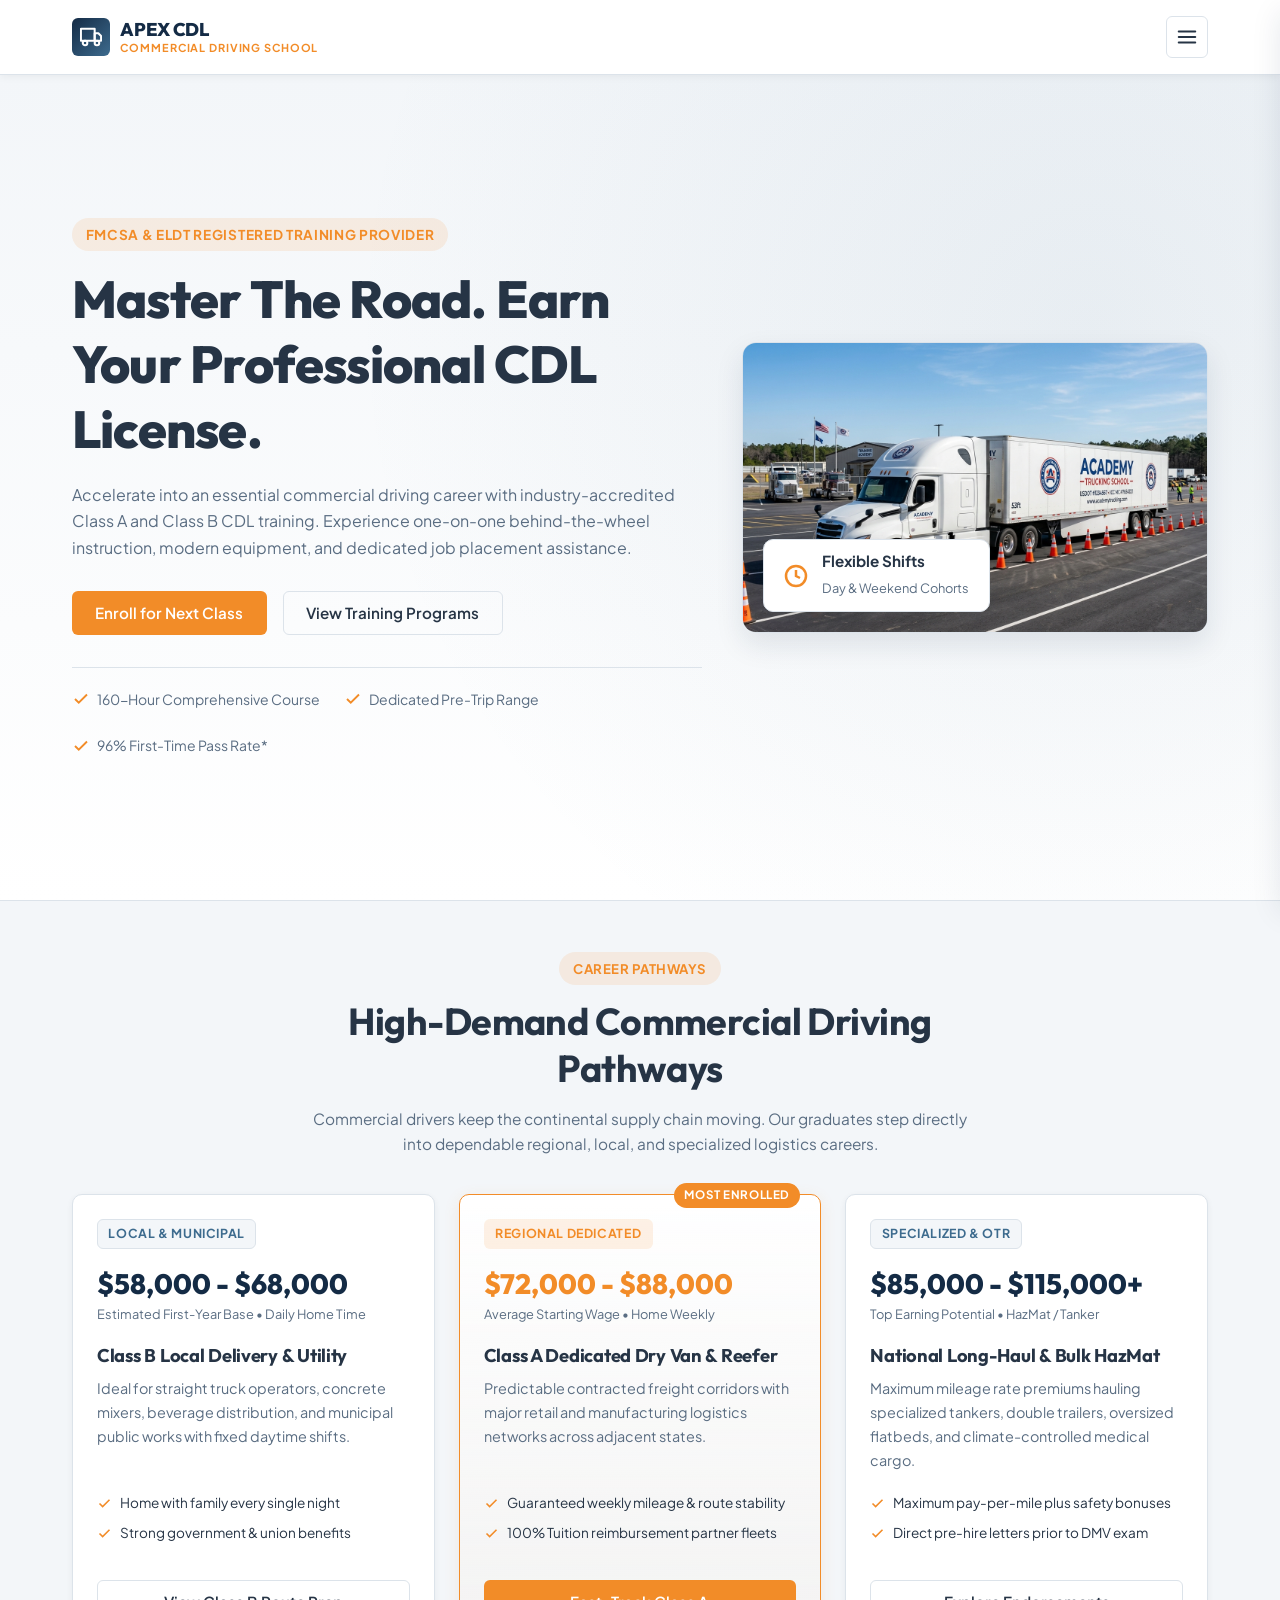
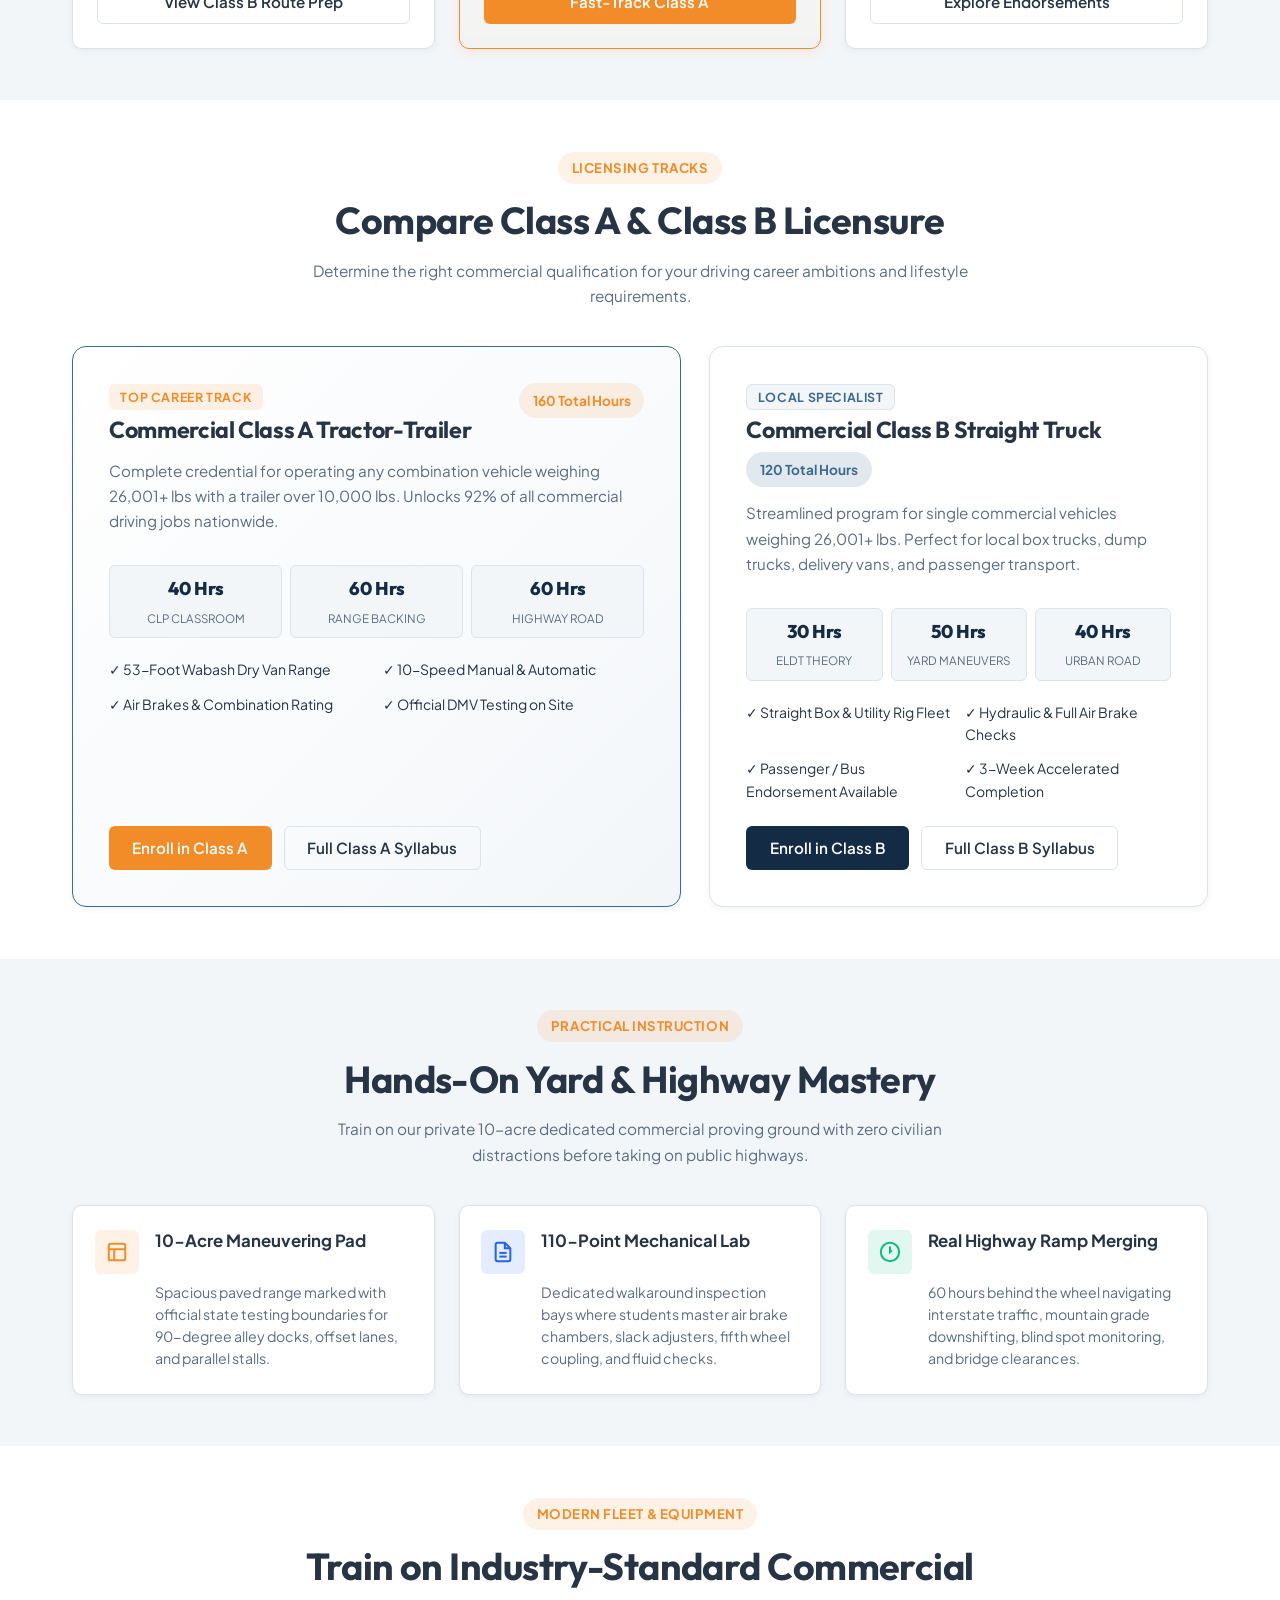
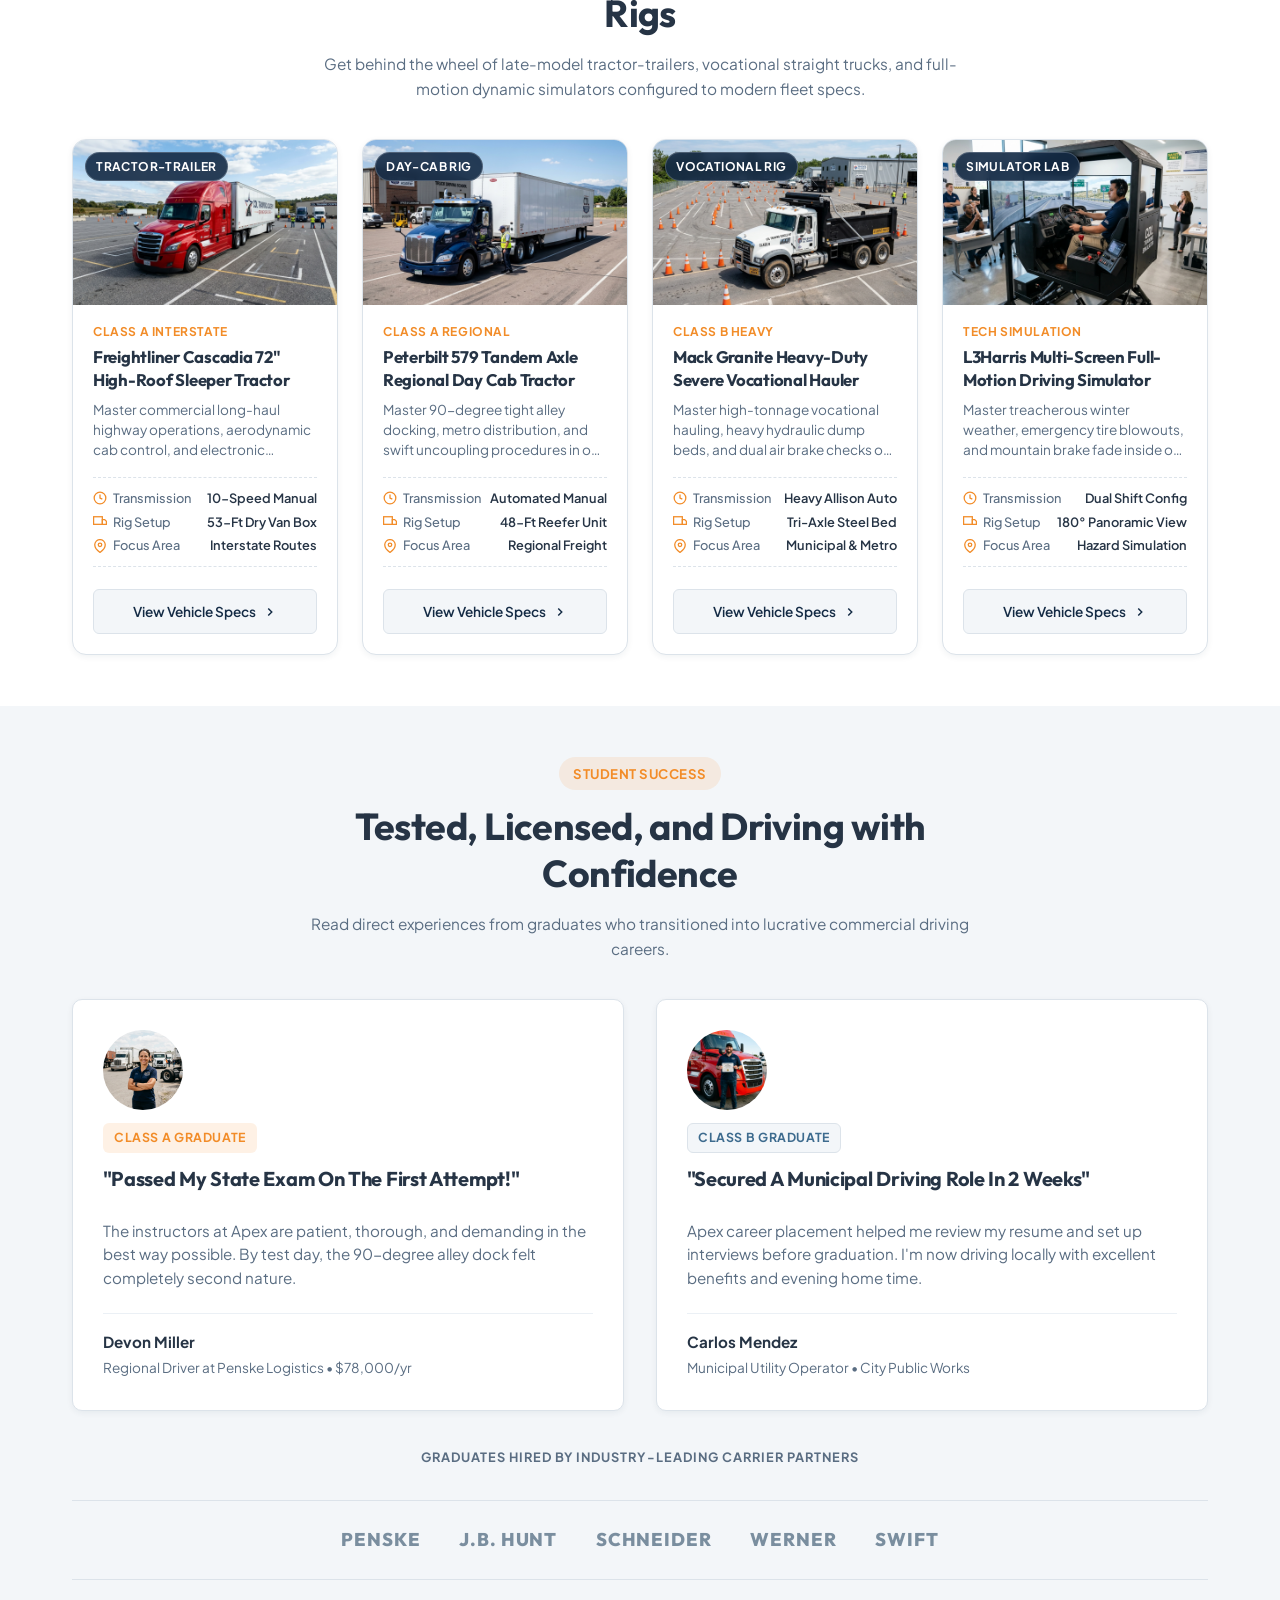
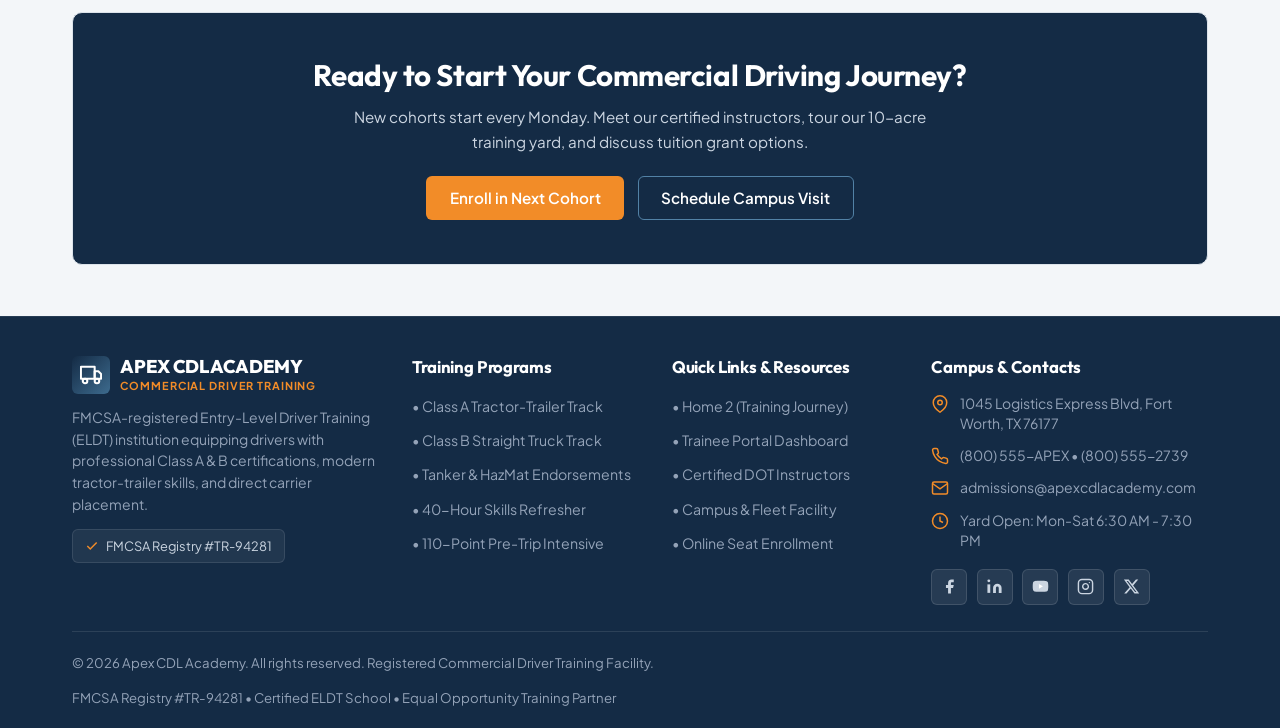
<file: index.html>
<!DOCTYPE html>
<html lang="en" dir="ltr">
<head>
  <meta charset="UTF-8">
  <meta name="viewport" content="width=device-width, initial-scale=1.0">
  <title>Apex CDL Academy | Commercial Driver's License Training School</title>
  <meta name="description" content="Launch a high-paying commercial driving career with certified Class A & Class B CDL training, hands-on behind-the-wheel practice, and career placement.">
  <link rel="icon" type="image/svg+xml" href="assets/images/favicon.svg">
  <link rel="stylesheet" href="css/style.css">
</head>
<body>

  <!-- Preloader Screen -->
  <div id="apexPreloader" class="apex-preloader" aria-hidden="true">
    <div class="preloader-content">
      <div class="preloader-truck-box">
        <svg class="preloader-truck-svg" viewBox="0 0 24 24" fill="none" stroke="currentColor" stroke-width="2.2" stroke-linecap="round" stroke-linejoin="round">
          <rect x="1" y="3" width="15" height="13"></rect>
          <polygon points="16 8 20 8 23 11 23 16 16 16 8"></polygon>
          <circle cx="5.5" cy="18.5" r="2.5"></circle>
          <circle cx="18.5" cy="18.5" r="2.5"></circle>
        </svg>
      </div>
      <div class="preloader-title">APEX CDL ACADEMY</div>
      <div class="preloader-track">
        <div class="preloader-bar"></div>
      </div>
      <div class="preloader-subtext">Initializing Training Grounds...</div>
    </div>
  </div>

  <!-- Site Header (Excluded from content section count) -->
  <header class="site-header">
    <div class="container header-inner">
      <a href="index.html" class="brand-logo" id="brandLogoHome1">
        <div class="brand-icon">
          <svg viewBox="0 0 24 24" fill="none" stroke="currentColor" stroke-width="2.2" stroke-linecap="round" stroke-linejoin="round">
            <rect x="1" y="3" width="15" height="13"></rect>
            <polygon points="16 8 20 8 23 11 23 16 16 16 16 8"></polygon>
            <circle cx="5.5" cy="18.5" r="2.5"></circle>
            <circle cx="18.5" cy="18.5" r="2.5"></circle>
          </svg>
        </div>
        <div class="brand-text">
          <span class="brand-title">APEX CDL</span>
          <span class="brand-subtitle">Commercial Driving School</span>
        </div>
      </a>

      <!-- Desktop Navigation (Displayed on wide desktop screens >= 1367px) -->
      <nav class="desktop-nav" aria-label="Main Navigation">
        <div class="nav-item has-dropdown">
          <a href="index.html" class="nav-link active" id="desktopHomeLink">
            Home
            <svg width="14" height="14" viewBox="0 0 24 24" fill="none" stroke="currentColor" stroke-width="2.5"><polyline points="6 9 12 15 18 9"></polyline></svg>
          </a>
          <ul class="dropdown-menu" aria-label="Home Versions">
            <li><a href="index.html" class="dropdown-link active">Home 1 (Career Focus)</a></li>
            <li><a href="home-2.html" class="dropdown-link">Home 2 (Split-Screen)</a></li>
          </ul>
        </div>
        <a href="programs.html" class="nav-link">Programs</a>
        <a href="instructors.html" class="nav-link">Instructors</a>
        <a href="about.html" class="nav-link">About</a>
        <a href="contact.html" class="nav-link">Contact</a>
        <a href="dashboard.html" class="nav-link">Dashboard</a>
      </nav>

      <!-- Header Action Controls -->
      <div class="header-actions">
        <button class="tool-btn theme-toggle-btn" type="button" aria-label="Toggle theme">
          <svg viewBox="0 0 24 24" fill="none" stroke="currentColor" stroke-width="2"><path d="M21 12.79A9 9 0 1 1 11.21 3 7 7 0 0 0 21 12.79z"></path></svg>
        </button>
        <button class="tool-btn dir-toggle-btn" type="button" aria-label="Toggle direction">LTR</button>
        <a href="login.html" class="btn btn-navy btn-sm" id="headerLoginBtn">Login</a>
        <a href="register.html" class="btn btn-primary btn-sm" id="headerCtaBtn">Enroll Now</a>
        <!-- Hamburger Button for Mobile, Tablet, iPad, and iPad Pro -->
        <button class="menu-toggle" id="menuToggle" aria-label="Open mobile navigation menu" aria-expanded="false" aria-controls="mobileNavDrawer">
          <svg viewBox="0 0 24 24" fill="none" stroke="currentColor" stroke-width="2.2" stroke-linecap="round" stroke-linejoin="round">
            <line x1="3" y1="12" x2="21" y2="12"></line>
            <line x1="3" y1="6" x2="21" y2="6"></line>
            <line x1="3" y1="18" x2="21" y2="18"></line>
          </svg>
        </button>
      </div>
    </div>
  </header>

  <!-- Mobile / Tablet / iPad Drawer Navigation -->
  <div class="mobile-nav-backdrop" id="navBackdrop"></div>
  <aside class="mobile-nav-drawer" id="mobileNavDrawer" aria-label="Mobile Navigation Menu">
    <div class="drawer-header">
      <span class="brand-title">Apex Navigation</span>
      <button class="drawer-close" id="drawerClose" aria-label="Close menu">
        <svg width="20" height="20" viewBox="0 0 24 24" fill="none" stroke="currentColor" stroke-width="2.5"><line x1="18" y1="6" x2="6" y2="18"></line><line x1="6" y1="6" x2="18" y2="18"></line></svg>
      </button>
    </div>
    <ul class="mobile-nav-list">
      <li class="mobile-nav-item has-mobile-dropdown">
        <button type="button" class="mobile-nav-link mobile-dropdown-btn active" id="mobileHomeToggle" aria-expanded="false">
          <span>Home</span>
          <svg class="mobile-chevron-icon" width="16" height="16" viewBox="0 0 24 24" fill="none" stroke="currentColor" stroke-width="2.5"><polyline points="6 9 12 15 18 9"></polyline></svg>
        </button>
        <ul class="mobile-submenu" id="mobileHomeSubmenu">
          <li><a href="index.html" class="mobile-sublink active">Home 1 (Career Focused)</a></li>
          <li><a href="home-2.html" class="mobile-sublink">Home 2 (Split-Screen)</a></li>
        </ul>
      </li>
      <li><a href="programs.html" class="mobile-nav-link">Training Programs</a></li>
      <li><a href="instructors.html" class="mobile-nav-link">Certified Instructors</a></li>
      <li><a href="about.html" class="mobile-nav-link">About Academy</a></li>
      <li><a href="contact.html" class="mobile-nav-link">Contact & Campus</a></li>
      <li><a href="dashboard.html" class="mobile-nav-link">Student Portal Dashboard</a></li>
    </ul>
    <div class="drawer-preferences">
      <span class="drawer-pref-title">Display Settings</span>
      <div class="drawer-pref-group">
        <button class="tool-btn theme-toggle-btn" type="button" aria-label="Toggle theme" title="Toggle theme">
          <svg viewBox="0 0 24 24" width="20" height="20" fill="none" stroke="currentColor" stroke-width="2"><path d="M21 12.79A9 9 0 1 1 11.21 3 7 7 0 0 0 21 12.79z"></path></svg>
        </button>
        <button class="tool-btn dir-toggle-btn" type="button" aria-label="Toggle direction" title="Toggle direction">
          <svg viewBox="0 0 24 24" width="20" height="20" fill="none" stroke="currentColor" stroke-width="2" stroke-linecap="round" stroke-linejoin="round" aria-hidden="true"><path d="M8 3L4 7l4 4M4 7h16M16 21l4-4-4-4M20 17H4"></path></svg>
        </button>
      </div>
    </div>
    <div class="drawer-cta">
      <a href="login.html" class="btn btn-navy btn-block">Student Login</a>
      <a href="register.html" class="btn btn-primary btn-block">Enroll Today</a>
    </div>
  </aside>

  <!-- STRICT REQUIREMENT: MAIN CONTENT WITH EXACTLY 5 SECTIONS -->
  <main class="site-main" id="mainContent">

    <!-- SECTION 1: Hero Section (Career-Focused) -->
    <section class="content-section hero-home1" id="homeSection1" aria-labelledby="heroTitle">
      <div class="container hero-home1-grid">
        <div class="hero-home1-content">
          <span class="hero-badge">FMCSA & ELDT Registered Training Provider</span>
          <h1 id="heroTitle">Master The Road. Earn Your Professional CDL License.</h1>
          <p>
            Accelerate into an essential commercial driving career with industry-accredited Class A and Class B CDL training. Experience one-on-one behind-the-wheel instruction, modern equipment, and dedicated job placement assistance.
          </p>
          <div class="hero-actions">
            <a href="register.html" class="btn btn-primary" id="heroEnrollBtn">Enroll for Next Class</a>
            <a href="programs.html" class="btn btn-outline" id="heroExploreProgramsBtn">View Training Programs</a>
          </div>
          <div class="hero-guarantee-row">
            <div class="hero-guarantee-item">
              <svg width="18" height="18" viewBox="0 0 24 24" fill="none" stroke="#F28C28" stroke-width="2.5"><polyline points="20 6 9 17 4 12"></polyline></svg>
              <span>160-Hour Comprehensive Course</span>
            </div>
            <div class="hero-guarantee-item">
              <svg width="18" height="18" viewBox="0 0 24 24" fill="none" stroke="#F28C28" stroke-width="2.5"><polyline points="20 6 9 17 4 12"></polyline></svg>
              <span>Dedicated Pre-Trip Range</span>
            </div>
            <div class="hero-guarantee-item">
              <svg width="18" height="18" viewBox="0 0 24 24" fill="none" stroke="#F28C28" stroke-width="2.5"><polyline points="20 6 9 17 4 12"></polyline></svg>
              <span>96% First-Time Pass Rate*</span>
            </div>
          </div>
        </div>
        <div class="hero-home1-media">
          <img src="assets/images/hero-truck.jpg" alt="Modern Class A commercial tractor trailer parked in Apex training lot" width="800" height="500" loading="eager">
          <div class="media-floating-badge">
            <svg width="24" height="24" viewBox="0 0 24 24" fill="none" stroke="#F28C28" stroke-width="2.5"><circle cx="12" cy="12" r="10"></circle><polyline points="12 6 12 12 16 14"></polyline></svg>
            <div>
              <strong>Flexible Shifts</strong>
              <span>Day & Weekend Cohorts</span>
            </div>
          </div>
        </div>
      </div>
    </section>

    <!-- SECTION 2: Career Outcomes & 3-Tier Salary Pathways (Unique 3-Tier Layout) -->
    <section class="content-section bg-alt" id="homeSection2" aria-labelledby="careerOutcomesTitle">
      <div class="container">
        <div class="section-header">
          <span class="section-badge">Career Pathways</span>
          <h2 class="section-title" id="careerOutcomesTitle">High-Demand Commercial Driving Pathways</h2>
          <p class="section-description">
            Commercial drivers keep the continental supply chain moving. Our graduates step directly into dependable regional, local, and specialized logistics careers.
          </p>
        </div>

        <div class="career-tiers-grid">
          <!-- Tier 1: Local Routes -->
          <article class="tier-card">
            <span class="card-tag">Local & Municipal</span>
            <div class="tier-salary">$58,000 - $68,000</div>
            <div class="tier-subtext">Estimated First-Year Base &bull; Daily Home Time</div>
            <h3 style="font-size: 1.15rem; margin-bottom: 0.65rem;">Class B Local Delivery & Utility</h3>
            <p style="font-size: 0.9rem; color: var(--text-muted); margin-bottom: 1.25rem;">
              Ideal for straight truck operators, concrete mixers, beverage distribution, and municipal public works with fixed daytime shifts.
            </p>
            <ul class="card-meta-list" style="margin-top: auto; font-size: 0.85rem;">
              <li class="card-meta-item">
                <svg width="15" height="15" viewBox="0 0 24 24" fill="none" stroke="#F28C28" stroke-width="2.5"><polyline points="20 6 9 17 4 12"></polyline></svg>
                <span>Home with family every single night</span>
              </li>
              <li class="card-meta-item">
                <svg width="15" height="15" viewBox="0 0 24 24" fill="none" stroke="#F28C28" stroke-width="2.5"><polyline points="20 6 9 17 4 12"></polyline></svg>
                <span>Strong government & union benefits</span>
              </li>
            </ul>
            <a href="programs.html" class="btn btn-outline btn-block" style="margin-top: 1rem;">View Class B Route Prep</a>
          </article>

          <!-- Tier 2: Regional Dedicated (Featured) -->
          <article class="tier-card featured">
            <span class="tier-ribbon">Most Enrolled</span>
            <span class="card-tag accent">Regional Dedicated</span>
            <div class="tier-salary" style="color: var(--color-accent);">$72,000 - $88,000</div>
            <div class="tier-subtext">Average Starting Wage &bull; Home Weekly</div>
            <h3 style="font-size: 1.15rem; margin-bottom: 0.65rem;">Class A Dedicated Dry Van & Reefer</h3>
            <p style="font-size: 0.9rem; color: var(--text-muted); margin-bottom: 1.25rem;">
              Predictable contracted freight corridors with major retail and manufacturing logistics networks across adjacent states.
            </p>
            <ul class="card-meta-list" style="margin-top: auto; font-size: 0.85rem;">
              <li class="card-meta-item">
                <svg width="15" height="15" viewBox="0 0 24 24" fill="none" stroke="#F28C28" stroke-width="2.5"><polyline points="20 6 9 17 4 12"></polyline></svg>
                <span>Guaranteed weekly mileage & route stability</span>
              </li>
              <li class="card-meta-item">
                <svg width="15" height="15" viewBox="0 0 24 24" fill="none" stroke="#F28C28" stroke-width="2.5"><polyline points="20 6 9 17 4 12"></polyline></svg>
                <span>100% Tuition reimbursement partner fleets</span>
              </li>
            </ul>
            <a href="register.html" class="btn btn-primary btn-block" style="margin-top: 1rem;">Fast-Track Class A</a>
          </article>

          <!-- Tier 3: OTR & Specialized -->
          <article class="tier-card">
            <span class="card-tag">Specialized & OTR</span>
            <div class="tier-salary">$85,000 - $115,000+</div>
            <div class="tier-subtext">Top Earning Potential &bull; HazMat / Tanker</div>
            <h3 style="font-size: 1.15rem; margin-bottom: 0.65rem;">National Long-Haul & Bulk HazMat</h3>
            <p style="font-size: 0.9rem; color: var(--text-muted); margin-bottom: 1.25rem;">
              Maximum mileage rate premiums hauling specialized tankers, double trailers, oversized flatbeds, and climate-controlled medical cargo.
            </p>
            <ul class="card-meta-list" style="margin-top: auto; font-size: 0.85rem;">
              <li class="card-meta-item">
                <svg width="15" height="15" viewBox="0 0 24 24" fill="none" stroke="#F28C28" stroke-width="2.5"><polyline points="20 6 9 17 4 12"></polyline></svg>
                <span>Maximum pay-per-mile plus safety bonuses</span>
              </li>
              <li class="card-meta-item">
                <svg width="15" height="15" viewBox="0 0 24 24" fill="none" stroke="#F28C28" stroke-width="2.5"><polyline points="20 6 9 17 4 12"></polyline></svg>
                <span>Direct pre-hire letters prior to DMV exam</span>
              </li>
            </ul>
            <a href="programs.html" class="btn btn-outline btn-block" style="margin-top: 1rem;">Explore Endorsements</a>
          </article>
        </div>
      </div>
    </section>

    <!-- SECTION 3: Class A vs Class B Dual-Track Comparison (Unique Asymmetric Layout) -->
    <section class="content-section" id="homeSection3" aria-labelledby="programsHighlightTitle">
      <div class="container">
        <div class="section-header">
          <span class="section-badge">Licensing Tracks</span>
          <h2 class="section-title" id="programsHighlightTitle">Compare Class A & Class B Licensure</h2>
          <p class="section-description">
            Determine the right commercial qualification for your driving career ambitions and lifestyle requirements.
          </p>
        </div>

        <div class="comparison-dual-track">
          <!-- Track Box 1: Class A -->
          <div class="track-box primary-track">
            <div style="display: flex; justify-content: space-between; align-items: flex-start; flex-wrap: wrap; gap: 0.5rem;">
              <div>
                <span class="card-tag accent">Top Career Track</span>
                <h3 style="font-size: 1.45rem; margin-top: 0.4rem;">Commercial Class A Tractor-Trailer</h3>
              </div>
              <span class="badge-blue" style="font-size: 0.85rem; padding: 0.4rem 0.85rem;">160 Total Hours</span>
            </div>
            <p style="margin: 0.85rem 0 1rem 0; font-size: 0.95rem;">
              Complete credential for operating any combination vehicle weighing 26,001+ lbs with a trailer over 10,000 lbs. Unlocks 92% of all commercial driving jobs nationwide.
            </p>

            <div class="track-hours-meter">
              <div class="track-meter-segment">
                <span class="track-meter-num">40 Hrs</span>
                <span class="track-meter-label">CLP Classroom</span>
              </div>
              <div class="track-meter-segment">
                <span class="track-meter-num">60 Hrs</span>
                <span class="track-meter-label">Range Backing</span>
              </div>
              <div class="track-meter-segment">
                <span class="track-meter-num">60 Hrs</span>
                <span class="track-meter-label">Highway Road</span>
              </div>
            </div>

            <div style="display: grid; grid-template-columns: repeat(auto-fit, minmax(200px, 1fr)); gap: 0.75rem; font-size: 0.875rem; margin-bottom: 1.5rem; color: var(--text-main);">
              <div>&check; 53-Foot Wabash Dry Van Range</div>
              <div>&check; 10-Speed Manual & Automatic</div>
              <div>&check; Air Brakes & Combination Rating</div>
              <div>&check; Official DMV Testing on Site</div>
            </div>

            <div style="margin-top: auto; display: flex; flex-wrap: wrap; gap: 0.75rem;">
              <a href="register.html" class="btn btn-primary">Enroll in Class A</a>
              <a href="programs.html" class="btn btn-outline">Full Class A Syllabus</a>
            </div>
          </div>

          <!-- Track Box 2: Class B -->
          <div class="track-box">
            <div style="display: flex; justify-content: space-between; align-items: flex-start; flex-wrap: wrap; gap: 0.5rem;">
              <div>
                <span class="card-tag">Local Specialist</span>
                <h3 style="font-size: 1.45rem; margin-top: 0.4rem;">Commercial Class B Straight Truck</h3>
              </div>
              <span class="badge-purple" style="font-size: 0.85rem; padding: 0.4rem 0.85rem;">120 Total Hours</span>
            </div>
            <p style="margin: 0.85rem 0 1rem 0; font-size: 0.95rem;">
              Streamlined program for single commercial vehicles weighing 26,001+ lbs. Perfect for local box trucks, dump trucks, delivery vans, and passenger transport.
            </p>

            <div class="track-hours-meter">
              <div class="track-meter-segment">
                <span class="track-meter-num">30 Hrs</span>
                <span class="track-meter-label">ELDT Theory</span>
              </div>
              <div class="track-meter-segment">
                <span class="track-meter-num">50 Hrs</span>
                <span class="track-meter-label">Yard Maneuvers</span>
              </div>
              <div class="track-meter-segment">
                <span class="track-meter-num">40 Hrs</span>
                <span class="track-meter-label">Urban Road</span>
              </div>
            </div>

            <div style="display: grid; grid-template-columns: repeat(auto-fit, minmax(200px, 1fr)); gap: 0.75rem; font-size: 0.875rem; margin-bottom: 1.5rem; color: var(--text-main);">
              <div>&check; Straight Box & Utility Rig Fleet</div>
              <div>&check; Hydraulic & Full Air Brake Checks</div>
              <div>&check; Passenger / Bus Endorsement Available</div>
              <div>&check; 3-Week Accelerated Completion</div>
            </div>

            <div style="margin-top: auto; display: flex; flex-wrap: wrap; gap: 0.75rem;">
              <a href="register.html" class="btn btn-navy">Enroll in Class B</a>
              <a href="programs.html" class="btn btn-outline">Full Class B Syllabus</a>
            </div>
          </div>
        </div>
      </div>
    </section>

    <!-- SECTION 4: Training Facility & Maneuvering Yard Experience (Split Visual Showcase) -->
    <section class="content-section bg-alt" id="homeSection4" aria-labelledby="experienceTitle">
      <div class="container">
        <div class="section-header">
          <span class="section-badge">Practical Instruction</span>
          <h2 class="section-title" id="experienceTitle">Hands-On Yard & Highway Mastery</h2>
          <p class="section-description">
            Train on our private 10-acre dedicated commercial proving ground with zero civilian distractions before taking on public highways.
          </p>
        </div>

        <div class="yard-features-wrapper">
          <div class="yard-features-grid">
            <!-- Yard Feature 1 -->
            <div class="yard-feature-card">
              <div class="yard-feature-icon" style="background: var(--color-accent-subtle); color: var(--color-accent);">
                <svg width="22" height="22" viewBox="0 0 24 24" fill="none" stroke="currentColor" stroke-width="2.2"><rect x="3" y="3" width="18" height="18" rx="2"></rect><path d="M3 9h18M9 21V9"></path></svg>
              </div>
              <div class="yard-feature-body">
                <strong>10-Acre Maneuvering Pad</strong>
                <p>
                  Spacious paved range marked with official state testing boundaries for 90-degree alley docks, offset lanes, and parallel stalls.
                </p>
              </div>
            </div>

            <!-- Yard Feature 2 -->
            <div class="yard-feature-card">
              <div class="yard-feature-icon" style="background: rgba(37, 99, 235, 0.12); color: #2563EB;">
                <svg width="22" height="22" viewBox="0 0 24 24" fill="none" stroke="currentColor" stroke-width="2.2"><path d="M14 2H6a2 2 0 0 0-2 2v16a2 2 0 0 0 2 2h12a2 2 0 0 0 2-2V8z"></path><polyline points="14 2 14 8 20 8"></polyline><line x1="16" y1="13" x2="8" y2="13"></line><line x1="16" y1="17" x2="8" y2="17"></line></svg>
              </div>
              <div class="yard-feature-body">
                <strong>110-Point Mechanical Lab</strong>
                <p>
                  Dedicated walkaround inspection bays where students master air brake chambers, slack adjusters, fifth wheel coupling, and fluid checks.
                </p>
              </div>
            </div>

            <!-- Yard Feature 3 -->
            <div class="yard-feature-card">
              <div class="yard-feature-icon" style="background: rgba(16, 185, 129, 0.12); color: #10B981;">
                <svg width="22" height="22" viewBox="0 0 24 24" fill="none" stroke="currentColor" stroke-width="2.2"><circle cx="12" cy="12" r="10"></circle><polyline points="12 6 12 12 14 10"></polyline></svg>
              </div>
              <div class="yard-feature-body">
                <strong>Real Highway Ramp Merging</strong>
                <p>
                  60 hours behind the wheel navigating interstate traffic, mountain grade downshifting, blind spot monitoring, and bridge clearances.
                </p>
              </div>
            </div>
          </div>
        </div>
      </div>
    </section>

    <!-- SECTION 5: Modern Fleet & Equipment Training Rigs (4 Cards in 1 Row) -->
    <section class="content-section" id="homeFleetSection" aria-labelledby="fleetShowcaseTitle">
      <div class="container">
        <div class="section-header">
          <span class="section-badge">Modern Fleet & Equipment</span>
          <h2 class="section-title" id="fleetShowcaseTitle">Train on Industry-Standard Commercial Rigs</h2>
          <p class="section-description">
            Get behind the wheel of late-model tractor-trailers, vocational straight trucks, and full-motion dynamic simulators configured to modern fleet specs.
          </p>
        </div>

        <div class="fleet-grid-4">
          <!-- Fleet Card 1: Class A Sleeper Tractor -->
          <article class="fleet-card" id="fleetCard1">
            <div class="fleet-card-media">
              <img src="assets/images/fleet-class-a-sleeper.jpg" alt="Freightliner Cascadia 72-inch Sleeper Semi-Truck on training yard" width="600" height="375" loading="lazy">
              <span class="fleet-badge-floating">Tractor-Trailer</span>
            </div>
            <div class="fleet-card-body">
              <span class="fleet-card-tag">Class A Interstate</span>
              <h3 class="fleet-card-title">Freightliner Cascadia 72" High-Roof Sleeper Tractor</h3>
              <p class="fleet-card-desc">Master commercial long-haul highway operations, aerodynamic cab control, and electronic logbooks in our flagship sleeper rig.</p>
              <ul class="fleet-card-specs">
                <li class="fleet-card-spec-item">
                  <span class="fleet-spec-label">
                    <svg width="14" height="14" viewBox="0 0 24 24" fill="none" stroke="currentColor" stroke-width="2.2" aria-hidden="true"><circle cx="12" cy="12" r="10"></circle><polyline points="12 6 12 12 16 14"></polyline></svg>
                    <span>Transmission</span>
                  </span>
                  <span class="fleet-spec-val">10-Speed Manual</span>
                </li>
                <li class="fleet-card-spec-item">
                  <span class="fleet-spec-label">
                    <svg width="14" height="14" viewBox="0 0 24 24" fill="none" stroke="currentColor" stroke-width="2.2" aria-hidden="true"><rect x="1" y="3" width="15" height="13"></rect><polygon points="16 8 20 8 23 11 23 16 16 16 8"></polygon></svg>
                    <span>Rig Setup</span>
                  </span>
                  <span class="fleet-spec-val">53-Ft Dry Van Box</span>
                </li>
                <li class="fleet-card-spec-item">
                  <span class="fleet-spec-label">
                    <svg width="14" height="14" viewBox="0 0 24 24" fill="none" stroke="currentColor" stroke-width="2.2" aria-hidden="true"><path d="M21 10c0 7-9 13-9 13s-9-6-9-13a9 9 0 0 1 18 0z"></path><circle cx="12" cy="10" r="3"></circle></svg>
                    <span>Focus Area</span>
                  </span>
                  <span class="fleet-spec-val">Interstate Routes</span>
                </li>
              </ul>
              <div class="fleet-card-action">
                <a href="programs.html" class="fleet-card-btn" id="fleetBtn1">
                  <span>View Vehicle Specs</span>
                  <svg width="14" height="14" viewBox="0 0 24 24" fill="none" stroke="currentColor" stroke-width="2.5" aria-hidden="true"><polyline points="9 18 15 12 9 6"></polyline></svg>
                </a>
              </div>
            </div>
          </article>

          <!-- Fleet Card 2: Class A Regional Day Cab -->
          <article class="fleet-card" id="fleetCard2">
            <div class="fleet-card-media">
              <img src="assets/images/fleet-class-a-daycab.jpg" alt="Peterbilt 579 Tandem Axle Regional Day Cab Tractor on training yard" width="600" height="375" loading="lazy">
              <span class="fleet-badge-floating">Day-Cab Rig</span>
            </div>
            <div class="fleet-card-body">
              <span class="fleet-card-tag">Class A Regional</span>
              <h3 class="fleet-card-title">Peterbilt 579 Tandem Axle Regional Day Cab Tractor</h3>
              <p class="fleet-card-desc">Master 90-degree tight alley docking, metro distribution, and swift uncoupling procedures in our nimble regional day cab truck.</p>
              <ul class="fleet-card-specs">
                <li class="fleet-card-spec-item">
                  <span class="fleet-spec-label">
                    <svg width="14" height="14" viewBox="0 0 24 24" fill="none" stroke="currentColor" stroke-width="2.2" aria-hidden="true"><circle cx="12" cy="12" r="10"></circle><polyline points="12 6 12 12 16 14"></polyline></svg>
                    <span>Transmission</span>
                  </span>
                  <span class="fleet-spec-val">Automated Manual</span>
                </li>
                <li class="fleet-card-spec-item">
                  <span class="fleet-spec-label">
                    <svg width="14" height="14" viewBox="0 0 24 24" fill="none" stroke="currentColor" stroke-width="2.2" aria-hidden="true"><rect x="1" y="3" width="15" height="13"></rect><polygon points="16 8 20 8 23 11 23 16 16 16 8"></polygon></svg>
                    <span>Rig Setup</span>
                  </span>
                  <span class="fleet-spec-val">48-Ft Reefer Unit</span>
                </li>
                <li class="fleet-card-spec-item">
                  <span class="fleet-spec-label">
                    <svg width="14" height="14" viewBox="0 0 24 24" fill="none" stroke="currentColor" stroke-width="2.2" aria-hidden="true"><path d="M21 10c0 7-9 13-9 13s-9-6-9-13a9 9 0 0 1 18 0z"></path><circle cx="12" cy="10" r="3"></circle></svg>
                    <span>Focus Area</span>
                  </span>
                  <span class="fleet-spec-val">Regional Freight</span>
                </li>
              </ul>
              <div class="fleet-card-action">
                <a href="programs.html" class="fleet-card-btn" id="fleetBtn2">
                  <span>View Vehicle Specs</span>
                  <svg width="14" height="14" viewBox="0 0 24 24" fill="none" stroke="currentColor" stroke-width="2.5" aria-hidden="true"><polyline points="9 18 15 12 9 6"></polyline></svg>
                </a>
              </div>
            </div>
          </article>

          <!-- Fleet Card 3: Class B Heavy Vocational Dump -->
          <article class="fleet-card" id="fleetCard3">
            <div class="fleet-card-media">
              <img src="assets/images/fleet-class-b-dump.jpg" alt="Mack Granite Heavy-Duty Severe Vocational Hauler on training lot" width="600" height="375" loading="lazy">
              <span class="fleet-badge-floating">Vocational Rig</span>
            </div>
            <div class="fleet-card-body">
              <span class="fleet-card-tag">Class B Heavy</span>
              <h3 class="fleet-card-title">Mack Granite Heavy-Duty Severe Vocational Hauler</h3>
              <p class="fleet-card-desc">Master high-tonnage vocational hauling, heavy hydraulic dump beds, and dual air brake checks on our dedicated maneuvers pad.</p>
              <ul class="fleet-card-specs">
                <li class="fleet-card-spec-item">
                  <span class="fleet-spec-label">
                    <svg width="14" height="14" viewBox="0 0 24 24" fill="none" stroke="currentColor" stroke-width="2.2" aria-hidden="true"><circle cx="12" cy="12" r="10"></circle><polyline points="12 6 12 12 16 14"></polyline></svg>
                    <span>Transmission</span>
                  </span>
                  <span class="fleet-spec-val">Heavy Allison Auto</span>
                </li>
                <li class="fleet-card-spec-item">
                  <span class="fleet-spec-label">
                    <svg width="14" height="14" viewBox="0 0 24 24" fill="none" stroke="currentColor" stroke-width="2.2" aria-hidden="true"><rect x="1" y="3" width="15" height="13"></rect><polygon points="16 8 20 8 23 11 23 16 16 16 8"></polygon></svg>
                    <span>Rig Setup</span>
                  </span>
                  <span class="fleet-spec-val">Tri-Axle Steel Bed</span>
                </li>
                <li class="fleet-card-spec-item">
                  <span class="fleet-spec-label">
                    <svg width="14" height="14" viewBox="0 0 24 24" fill="none" stroke="currentColor" stroke-width="2.2" aria-hidden="true"><path d="M21 10c0 7-9 13-9 13s-9-6-9-13a9 9 0 0 1 18 0z"></path><circle cx="12" cy="10" r="3"></circle></svg>
                    <span>Focus Area</span>
                  </span>
                  <span class="fleet-spec-val">Municipal & Metro</span>
                </li>
              </ul>
              <div class="fleet-card-action">
                <a href="programs.html" class="fleet-card-btn" id="fleetBtn3">
                  <span>View Vehicle Specs</span>
                  <svg width="14" height="14" viewBox="0 0 24 24" fill="none" stroke="currentColor" stroke-width="2.5" aria-hidden="true"><polyline points="9 18 15 12 9 6"></polyline></svg>
                </a>
              </div>
            </div>
          </article>

          <!-- Fleet Card 4: High-Tech Full-Motion Simulator -->
          <article class="fleet-card" id="fleetCard4">
            <div class="fleet-card-media">
              <img src="assets/images/fleet-simulator-lab.jpg" alt="L3Harris Multi-Screen Full-Motion Driving Simulator cockpit" width="600" height="375" loading="lazy">
              <span class="fleet-badge-floating">Simulator Lab</span>
            </div>
            <div class="fleet-card-body">
              <span class="fleet-card-tag">Tech Simulation</span>
              <h3 class="fleet-card-title">L3Harris Multi-Screen Full-Motion Driving Simulator</h3>
              <p class="fleet-card-desc">Master treacherous winter weather, emergency tire blowouts, and mountain brake fade inside our 180-degree motion cockpit lab.</p>
              <ul class="fleet-card-specs">
                <li class="fleet-card-spec-item">
                  <span class="fleet-spec-label">
                    <svg width="14" height="14" viewBox="0 0 24 24" fill="none" stroke="currentColor" stroke-width="2.2" aria-hidden="true"><circle cx="12" cy="12" r="10"></circle><polyline points="12 6 12 12 16 14"></polyline></svg>
                    <span>Transmission</span>
                  </span>
                  <span class="fleet-spec-val">Dual Shift Config</span>
                </li>
                <li class="fleet-card-spec-item">
                  <span class="fleet-spec-label">
                    <svg width="14" height="14" viewBox="0 0 24 24" fill="none" stroke="currentColor" stroke-width="2.2" aria-hidden="true"><rect x="1" y="3" width="15" height="13"></rect><polygon points="16 8 20 8 23 11 23 16 16 16 8"></polygon></svg>
                    <span>Rig Setup</span>
                  </span>
                  <span class="fleet-spec-val">180° Panoramic View</span>
                </li>
                <li class="fleet-card-spec-item">
                  <span class="fleet-spec-label">
                    <svg width="14" height="14" viewBox="0 0 24 24" fill="none" stroke="currentColor" stroke-width="2.2" aria-hidden="true"><path d="M21 10c0 7-9 13-9 13s-9-6-9-13a9 9 0 0 1 18 0z"></path><circle cx="12" cy="10" r="3"></circle></svg>
                    <span>Focus Area</span>
                  </span>
                  <span class="fleet-spec-val">Hazard Simulation</span>
                </li>
              </ul>
              <div class="fleet-card-action">
                <a href="programs.html" class="fleet-card-btn" id="fleetBtn4">
                  <span>View Vehicle Specs</span>
                  <svg width="14" height="14" viewBox="0 0 24 24" fill="none" stroke="currentColor" stroke-width="2.5" aria-hidden="true"><polyline points="9 18 15 12 9 6"></polyline></svg>
                </a>
              </div>
            </div>
          </article>
        </div>
      </div>
    </section>

    <!-- SECTION 6: Student Success, Carrier Partners & Final Enrollment CTA -->
    <section class="content-section bg-alt" id="homeSection5" aria-labelledby="testimonialsTitle">
      <div class="container">
        <div class="section-header">
          <span class="section-badge">Student Success</span>
          <h2 class="section-title" id="testimonialsTitle">Tested, Licensed, and Driving with Confidence</h2>
          <p class="section-description">
            Read direct experiences from graduates who transitioned into lucrative commercial driving careers.
          </p>
        </div>

        <div class="card-grid-2" style="margin-bottom: 2rem;">
          <!-- Testimonial Card 1 -->
          <article class="testimonial-card">
            <div class="card-media avatar-square" style="max-width: 80px; margin-bottom: 0.85rem; border-radius: 50%;">
              <img src="assets/images/instructor-sarah.jpg" alt="Graduate student Devon Miller" width="80" height="80" loading="lazy">
            </div>
            <span class="card-tag accent">Class A Graduate</span>
            <h3 class="card-title">"Passed My State Exam On The First Attempt!"</h3>
            <p class="card-desc">
              The instructors at Apex are patient, thorough, and demanding in the best way possible. By test day, the 90-degree alley dock felt completely second nature.
            </p>
            <div class="card-footer-action">
              <strong style="display:block; font-size: 0.95rem;">Devon Miller</strong>
              <span style="font-size: 0.85rem; color: var(--text-muted);">Regional Driver at Penske Logistics &bull; $78,000/yr</span>
            </div>
          </article>

          <!-- Testimonial Card 2 -->
          <article class="testimonial-card">
            <div class="card-media avatar-square" style="max-width: 80px; margin-bottom: 0.85rem; border-radius: 50%;">
              <img src="assets/images/student-success.jpg" alt="Graduate student Carlos Mendez" width="80" height="80" loading="lazy">
            </div>
            <span class="card-tag">Class B Graduate</span>
            <h3 class="card-title">"Secured A Municipal Driving Role In 2 Weeks"</h3>
            <p class="card-desc">
              Apex career placement helped me review my resume and set up interviews before graduation. I'm now driving locally with excellent benefits and evening home time.
            </p>
            <div class="card-footer-action">
              <strong style="display:block; font-size: 0.95rem;">Carlos Mendez</strong>
              <span style="font-size: 0.85rem; color: var(--text-muted);">Municipal Utility Operator &bull; City Public Works</span>
            </div>
          </article>
        </div>

        <!-- Carrier Partner Logo Showcase -->
        <div style="text-align: center; margin-bottom: 2rem;">
          <span style="font-size: 0.8rem; font-weight: 700; text-transform: uppercase; letter-spacing: 0.08em; color: var(--text-muted);">
            Graduates Hired By Industry-Leading Carrier Partners
          </span>
          <div class="carrier-logos-bar">
            <div class="carrier-logo-item">PENSKE</div>
            <div class="carrier-logo-item">J.B. HUNT</div>
            <div class="carrier-logo-item">SCHNEIDER</div>
            <div class="carrier-logo-item">WERNER</div>
            <div class="carrier-logo-item">SWIFT</div>
          </div>
        </div>

        <!-- Enrollment CTA Banner Box -->
        <div style="background-color: var(--color-primary); color: #FFFFFF; border-radius: var(--radius-md); padding: clamp(2rem, 4vw, 2.75rem); text-align: center; border: 1px solid var(--border-color);">
          <h3 style="color: #FFFFFF; font-size: clamp(1.35rem, 2.5vw, 1.85rem); margin-bottom: 0.65rem;">Ready to Start Your Commercial Driving Journey?</h3>
          <p style="color: #CBD5E1; max-width: 600px; margin: 0 auto 1.35rem auto; font-size: 0.95rem;">
            New cohorts start every Monday. Meet our certified instructors, tour our 10-acre training yard, and discuss tuition grant options.
          </p>
          <div style="display: flex; flex-wrap: wrap; justify-content: center; gap: 0.85rem;">
            <a href="register.html" class="btn btn-primary">Enroll in Next Cohort</a>
            <a href="contact.html" class="btn btn-outline" style="border-color: #5282a6; color: #FFFFFF;">Schedule Campus Visit</a>
          </div>
        </div>
      </div>
    </section>

  </main>

  <!-- Site Footer (Rich 4-Column Layout, Compact Spacing, Contact Info & Socials) -->
  <footer class="site-footer">
    <div class="container">
      <div class="footer-grid-4">
        <!-- Col 1: Brand Info & Accreditation -->
        <div class="footer-col">
          <div class="brand-logo" style="margin-bottom: 0.85rem;">
            <div class="brand-icon">
              <svg viewBox="0 0 24 24" fill="none" stroke="currentColor" stroke-width="2.2" stroke-linecap="round" stroke-linejoin="round">
                <rect x="1" y="3" width="15" height="13"></rect>
                <polygon points="16 8 20 8 23 11 23 16 16 16 16 8"></polygon>
                <circle cx="5.5" cy="18.5" r="2.5"></circle>
                <circle cx="18.5" cy="18.5" r="2.5"></circle>
              </svg>
            </div>
            <div class="brand-text">
              <span class="brand-title" style="color: #FFFFFF;">APEX CDL ACADEMY</span>
              <span class="brand-subtitle">Commercial Driver Training</span>
            </div>
          </div>
          <p style="color: #94A3B8; font-size: 0.875rem; line-height: 1.55; margin-bottom: 0.85rem;">
            FMCSA-registered Entry-Level Driver Training (ELDT) institution equipping drivers with professional Class A & B certifications, modern tractor-trailer skills, and direct carrier placement.
          </p>
          <div style="font-size: 0.8rem; color: #CBD5E1; display: inline-flex; align-items: center; gap: 0.45rem; background: rgba(255,255,255,0.06); padding: 0.35rem 0.75rem; border-radius: var(--radius-sm); border: 1px solid rgba(255,255,255,0.1);">
            <svg width="14" height="14" viewBox="0 0 24 24" fill="none" stroke="#F28C28" stroke-width="2.5"><polyline points="20 6 9 17 4 12"></polyline></svg>
            <span>FMCSA Registry #TR-94281</span>
          </div>
        </div>

        <!-- Col 2: Training Tracks -->
        <div class="footer-col">
          <h3>Training Programs</h3>
          <ul class="footer-links">
            <li><a href="programs.html">&bull; Class A Tractor-Trailer Track</a></li>
            <li><a href="programs.html">&bull; Class B Straight Truck Track</a></li>
            <li><a href="programs.html">&bull; Tanker & HazMat Endorsements</a></li>
            <li><a href="programs.html">&bull; 40-Hour Skills Refresher</a></li>
            <li><a href="programs.html">&bull; 110-Point Pre-Trip Intensive</a></li>
          </ul>
        </div>

        <!-- Col 3: Student & Career Links -->
        <div class="footer-col">
          <h3>Quick Links & Resources</h3>
          <ul class="footer-links">
            <li><a href="home-2.html">&bull; Home 2 (Training Journey)</a></li>
            <li><a href="dashboard.html">&bull; Trainee Portal Dashboard</a></li>
            <li><a href="instructors.html">&bull; Certified DOT Instructors</a></li>
            <li><a href="about.html">&bull; Campus & Fleet Facility</a></li>
            <li><a href="register.html">&bull; Online Seat Enrollment</a></li>
          </ul>
        </div>

        <!-- Col 4: Campus Contact Info & Social Icons -->
        <div class="footer-col">
          <h3>Campus & Contacts</h3>
          <ul class="footer-contact-list">
            <li class="footer-contact-item">
              <svg viewBox="0 0 24 24" fill="none" stroke="currentColor" stroke-width="2"><path d="M21 10c0 7-9 13-9 13s-9-6-9-13a9 9 0 0 1 18 0z"></path><circle cx="12" cy="10" r="3"></circle></svg>
              <span>1045 Logistics Express Blvd, Fort Worth, TX 76177</span>
            </li>
            <li class="footer-contact-item">
              <svg viewBox="0 0 24 24" fill="none" stroke="currentColor" stroke-width="2"><path d="M22 16.92v3a2 2 0 0 1-2.18 2 19.79 19.79 0 0 1-8.63-3.07 19.5 19.5 0 0 1-6-6 19.79 19.79 0 0 1-3.07-8.67A2 2 0 0 1 4.11 2h3a2 2 0 0 1 2 1.72 12.84 12.84 0 0 0 .7 2.81 2 2 0 0 1-.45 2.11L8.09 9.91a16 16 0 0 0 6 6l1.27-1.27a2 2 0 0 1 2.11-.45 12.84 12.84 0 0 0 2.81.7A2 2 0 0 1 22 16.92z"></path></svg>
              <span>(800) 555-APEX &bull; (800) 555-2739</span>
            </li>
            <li class="footer-contact-item">
              <svg viewBox="0 0 24 24" fill="none" stroke="currentColor" stroke-width="2"><path d="M4 4h16c1.1 0 2 .9 2 2v12c0 1.1-.9 2-2 2H4c-1.1 0-2-.9-2-2V6c0-1.1.9-2 2-2z"></path><polyline points="22,6 12,13 2,6"></polyline></svg>
              <span>admissions@apexcdlacademy.com</span>
            </li>
            <li class="footer-contact-item">
              <svg viewBox="0 0 24 24" fill="none" stroke="currentColor" stroke-width="2"><circle cx="12" cy="12" r="10"></circle><polyline points="12 6 12 12 16 14"></polyline></svg>
              <span>Yard Open: Mon-Sat 6:30 AM - 7:30 PM</span>
            </li>
          </ul>

          <!-- Social Icons -->
          <div class="footer-social-links" aria-label="Social Media Links">
            <a href="https://facebook.com" target="_blank" rel="noopener noreferrer" class="social-icon-btn" aria-label="Facebook">
              <svg viewBox="0 0 24 24" fill="currentColor"><path d="M18 2h-3a5 5 0 0 0-5 5v3H7v4h3v8h4v-8h3l1-4h-4V7a1 1 0 0 1 1-1h3z"></path></svg>
            </a>
            <a href="https://linkedin.com" target="_blank" rel="noopener noreferrer" class="social-icon-btn" aria-label="LinkedIn">
              <svg viewBox="0 0 24 24" fill="currentColor"><path d="M16 8a6 6 0 0 1 6 6v7h-4v-7a2 2 0 0 0-2-2 2 2 0 0 0-2 2v7h-4v-7a6 6 0 0 1 6-6z"></path><rect x="2" y="9" width="4" height="12"></rect><circle cx="4" cy="4" r="2"></circle></svg>
            </a>
            <a href="https://youtube.com" target="_blank" rel="noopener noreferrer" class="social-icon-btn" aria-label="YouTube">
              <svg viewBox="0 0 24 24" fill="currentColor"><path d="M22.54 6.42a2.78 2.78 0 0 0-1.94-2C18.88 4 12 4 12 4s-6.88 0-8.6.46a2.78 2.78 0 0 0-1.94 2A29 29 0 0 0 1 11.75a29 29 0 0 0 .46 5.33A2.78 2.78 0 0 0 3.4 19c1.72.46 8.6.46 8.6.46s6.88 0 8.6-.46a2.78 2.78 0 0 0 1.94-2 29 29 0 0 0 .46-5.25 29 29 0 0 0-.46-5.33z"></path><polygon points="9.75 15.02 15.5 11.75 9.75 8.48 9.75 15.02" fill="#FFFFFF"></polygon></svg>
            </a>
            <a href="https://instagram.com" target="_blank" rel="noopener noreferrer" class="social-icon-btn" aria-label="Instagram">
              <svg viewBox="0 0 24 24" fill="none" stroke="currentColor" stroke-width="2" stroke-linecap="round" stroke-linejoin="round"><rect x="2" y="2" width="20" height="20" rx="5" ry="5"></rect><path d="M16 11.37A4 4 0 1 1 12.63 8 4 4 0 0 1 16 11.37z"></path><line x1="17.5" y1="6.5" x2="17.51" y2="6.5"></line></svg>
            </a>
            <a href="https://x.com" target="_blank" rel="noopener noreferrer" class="social-icon-btn" aria-label="X (formerly Twitter)">
              <svg viewBox="0 0 24 24" fill="currentColor"><path d="M18.244 2.25h3.308l-7.227 8.26 8.502 11.24H16.17l-5.214-6.817L4.99 21.75H1.68l7.73-8.835L1.254 2.25H8.08l4.713 6.231zm-1.161 17.52h1.833L7.084 4.126H5.117z"></path></svg>
            </a>
          </div>
        </div>
      </div>

      <div class="footer-bottom">
        <div>&copy; 2026 Apex CDL Academy. All rights reserved. Registered Commercial Driver Training Facility.</div>
        <div>FMCSA Registry #TR-94281 &bull; Certified ELDT School &bull; Equal Opportunity Training Partner</div>
      </div>
    </div>
  </footer>

  <!-- Back to Top Arrow Button -->
  <button type="button" class="back-to-top" id="backToTop" aria-label="Scroll back to top" title="Scroll back to top">
    <svg viewBox="0 0 24 24" fill="none" stroke="currentColor" stroke-width="2.5" stroke-linecap="round" stroke-linejoin="round" aria-hidden="true">
      <line x1="12" y1="19" x2="12" y2="5"></line>
      <polyline points="5 12 12 5 19 12"></polyline>
    </svg>
  </button>

  <script src="js/main.js"></script>
</body>
</html>
</file>
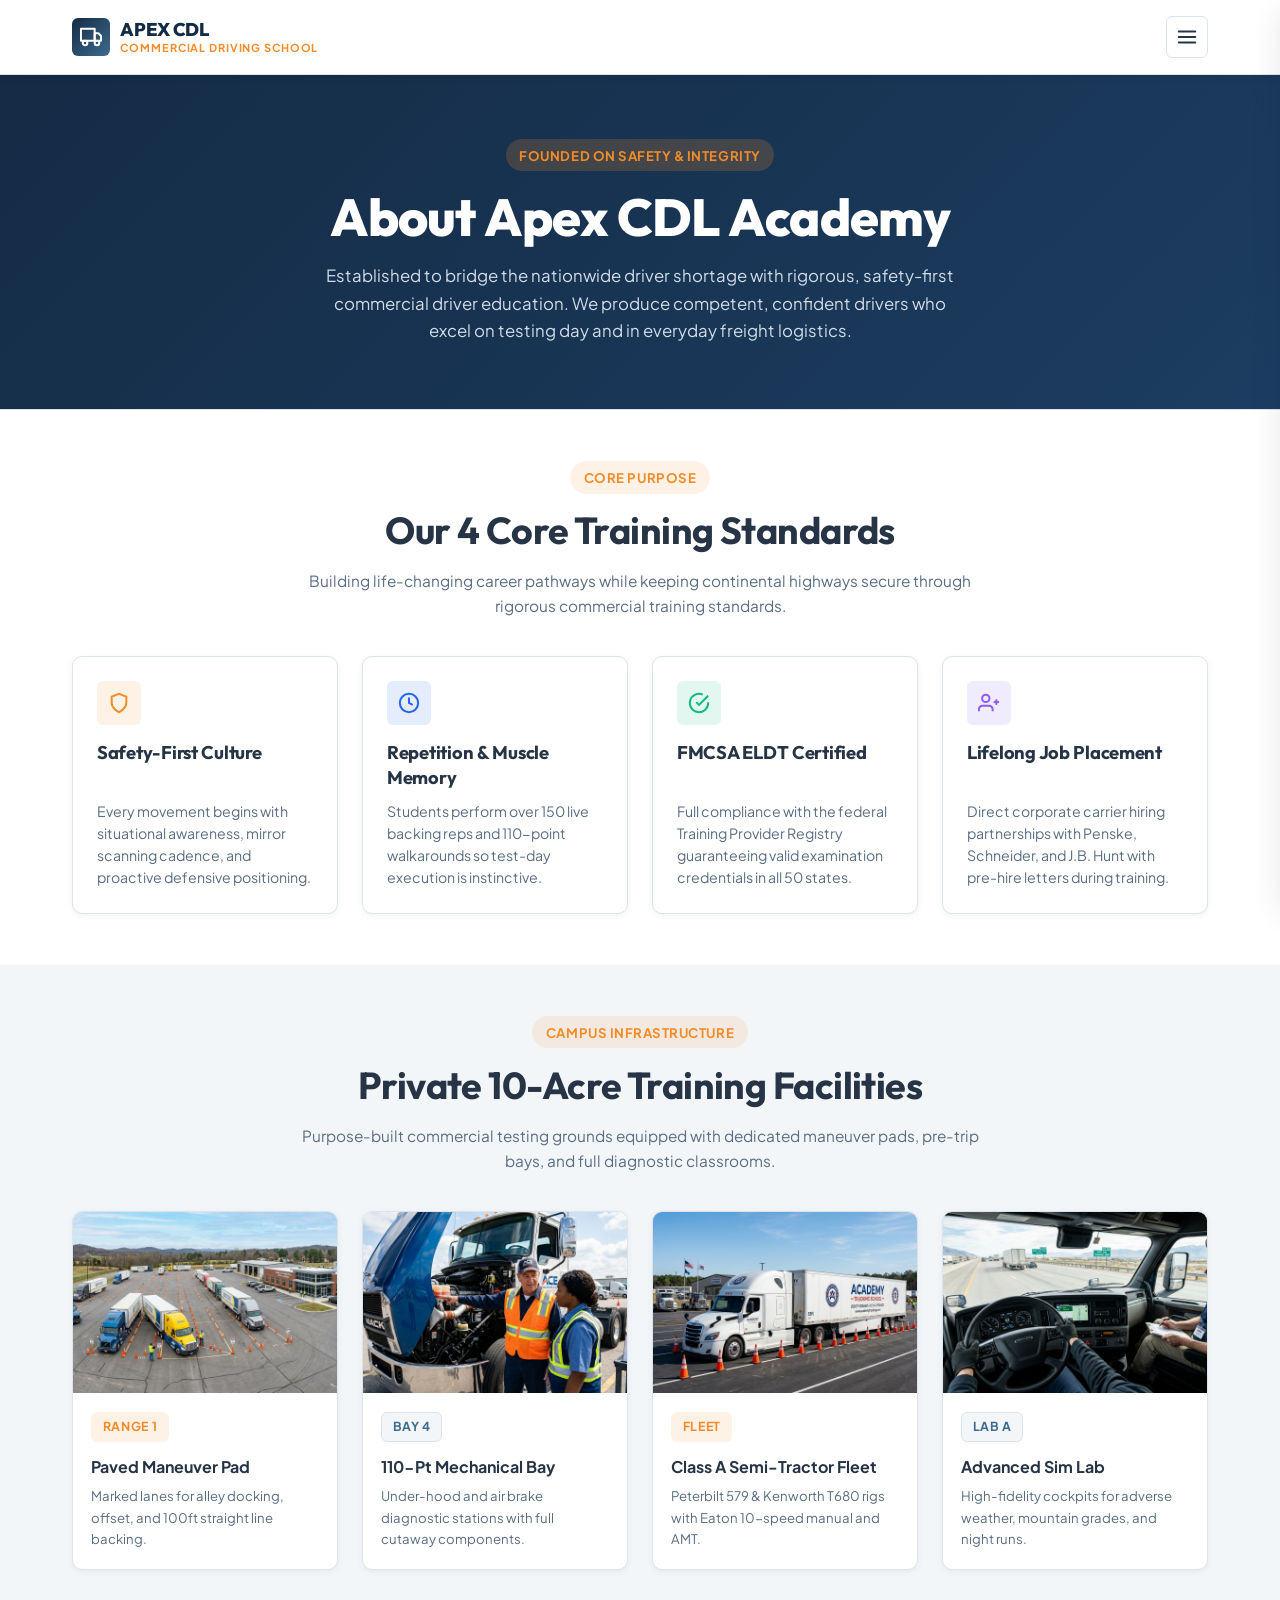
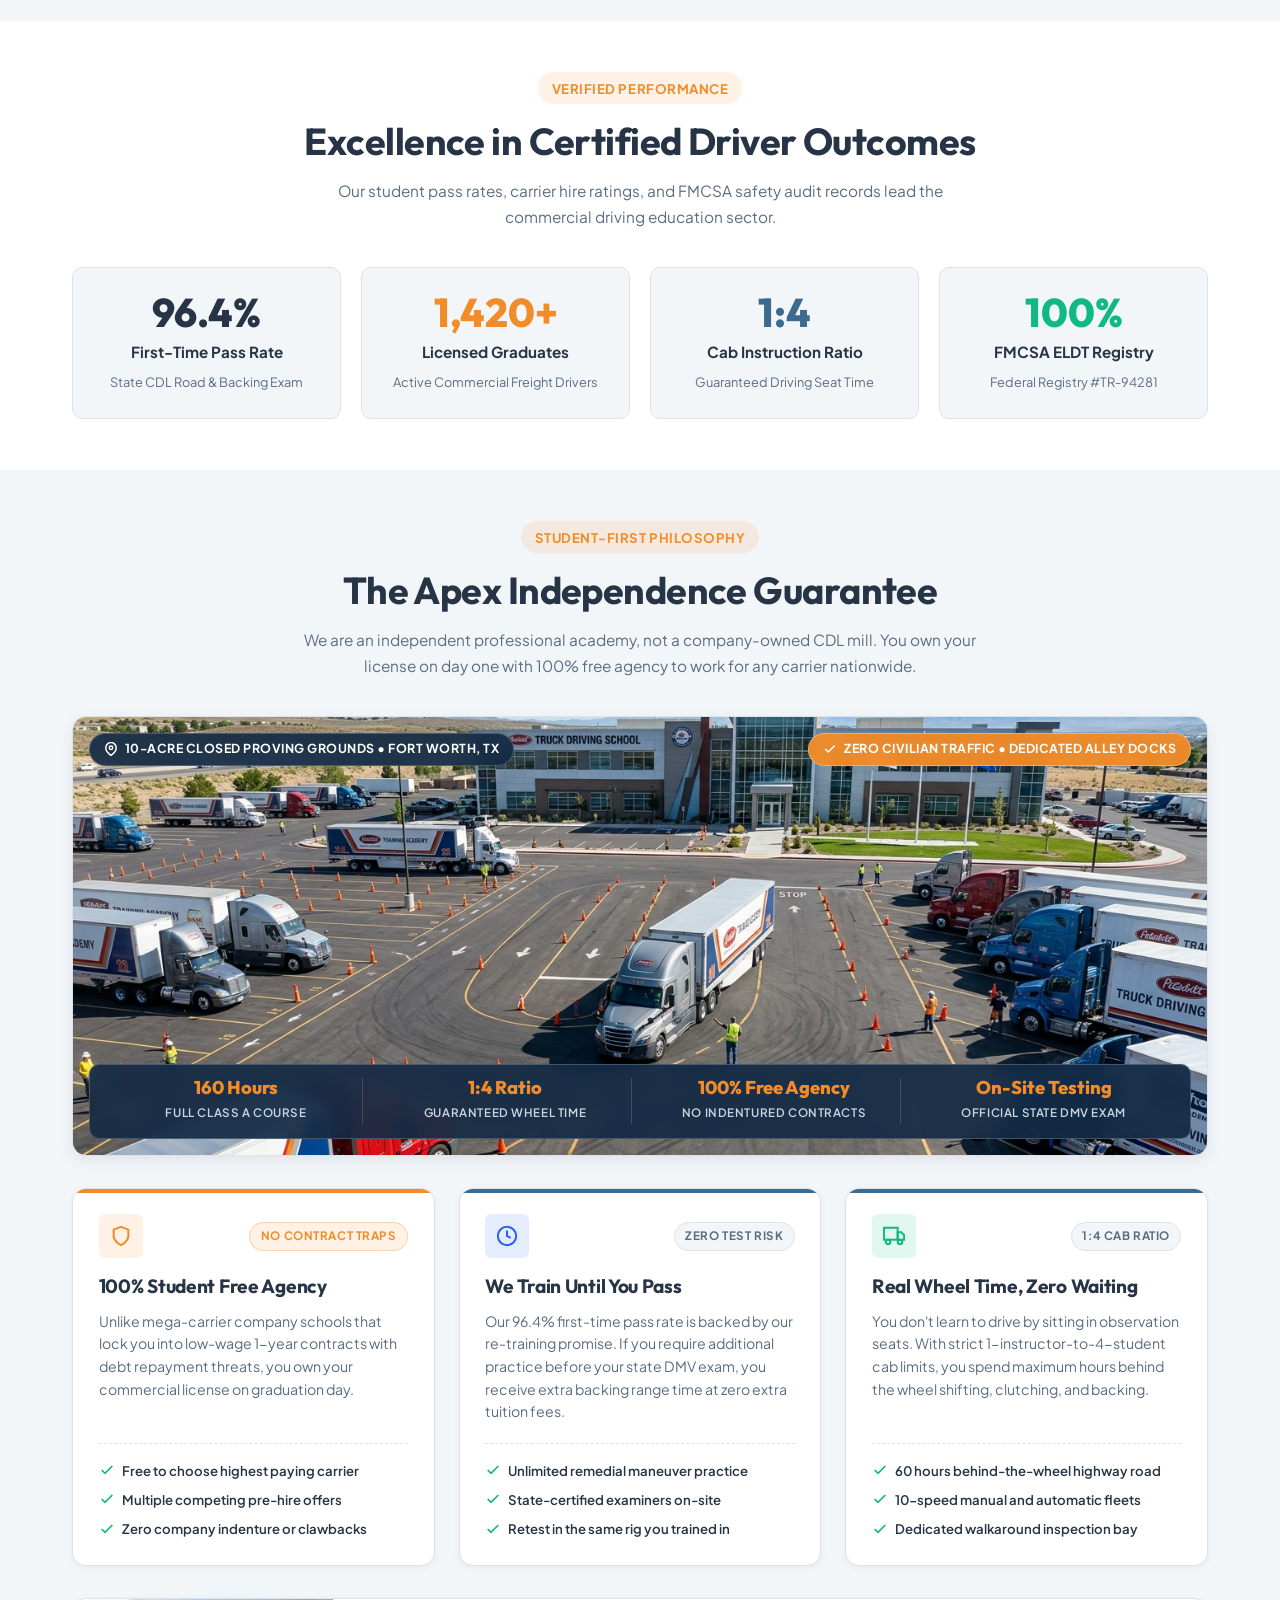
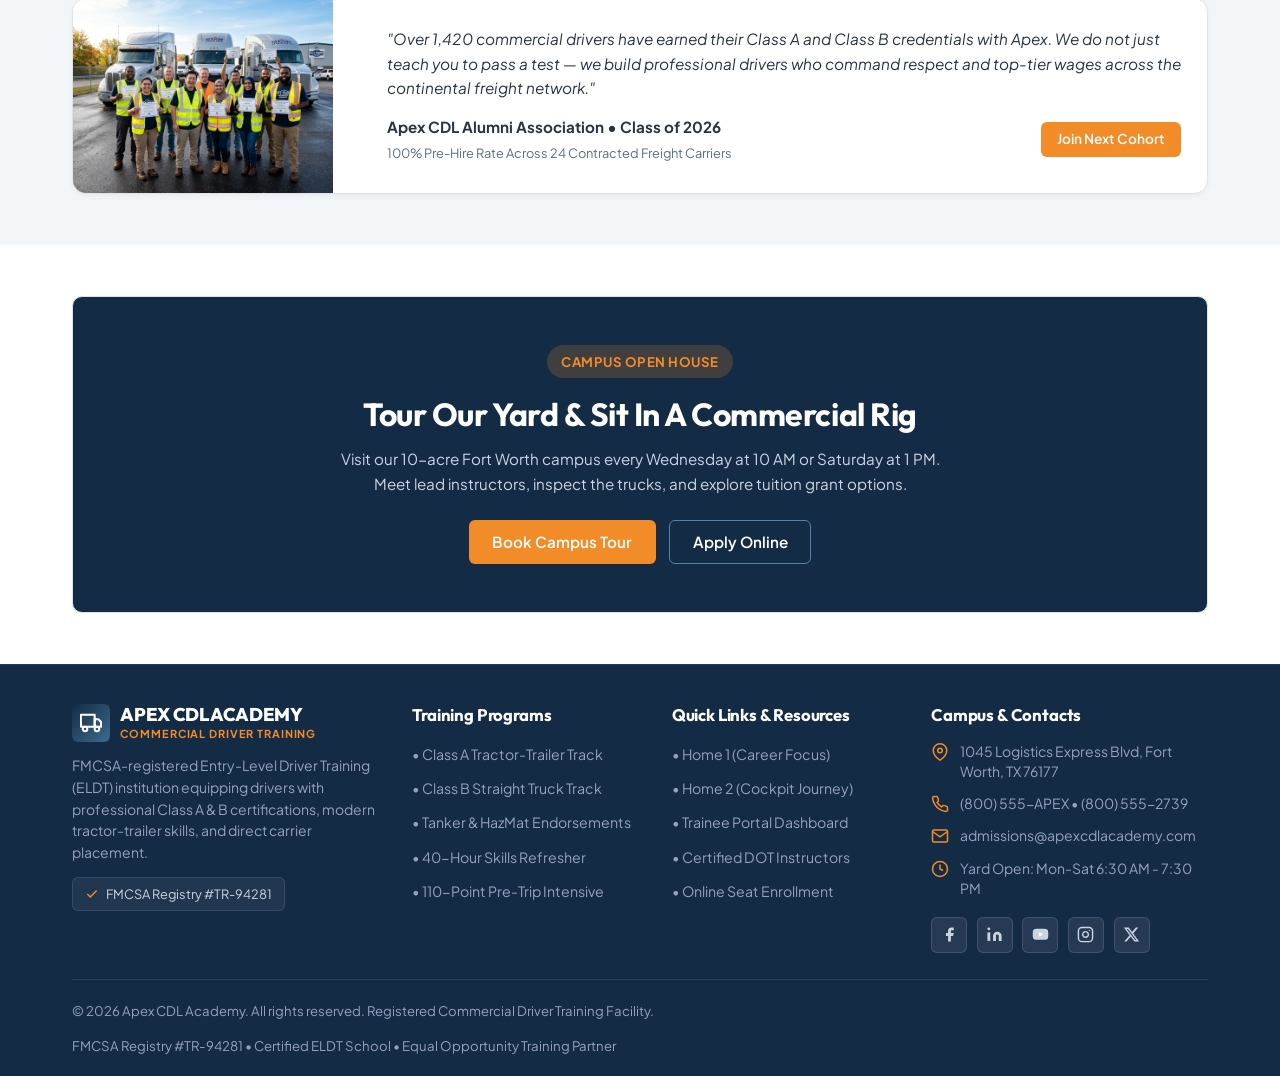
<file: about.html>
<!DOCTYPE html>
<html lang="en" dir="ltr">
<head>
  <meta charset="UTF-8">
  <meta name="viewport" content="width=device-width, initial-scale=1.0">
  <title>Apex CDL Academy | About Our School, Facilities & Mission</title>
  <meta name="description" content="Learn about Apex CDL Academy's mission, our private 5-acre commercial training yard, modern truck fleet, and career placement philosophy.">
  <link rel="icon" type="image/svg+xml" href="assets/images/favicon.svg">
  <link rel="stylesheet" href="css/style.css">
</head>
<body>

  <!-- Preloader Screen -->
  <div id="apexPreloader" class="apex-preloader" aria-hidden="true">
    <div class="preloader-content">
      <div class="preloader-truck-box">
        <svg class="preloader-truck-svg" viewBox="0 0 24 24" fill="none" stroke="currentColor" stroke-width="2.2" stroke-linecap="round" stroke-linejoin="round">
          <rect x="1" y="3" width="15" height="13"></rect>
          <polygon points="16 8 20 8 23 11 23 16 16 16 8"></polygon>
          <circle cx="5.5" cy="18.5" r="2.5"></circle>
          <circle cx="18.5" cy="18.5" r="2.5"></circle>
        </svg>
      </div>
      <div class="preloader-title">APEX CDL ACADEMY</div>
      <div class="preloader-track">
        <div class="preloader-bar"></div>
      </div>
      <div class="preloader-subtext">Loading Campus Facilities...</div>
    </div>
  </div>

  <!-- Site Header (Excluded from content section count) -->
  <header class="site-header">
    <div class="container header-inner">
      <a href="index.html" class="brand-logo" id="brandLogoAbout">
        <div class="brand-icon">
          <svg viewBox="0 0 24 24" fill="none" stroke="currentColor" stroke-width="2.2" stroke-linecap="round" stroke-linejoin="round">
            <rect x="1" y="3" width="15" height="13"></rect>
            <polygon points="16 8 20 8 23 11 23 16 16 16 16 8"></polygon>
            <circle cx="5.5" cy="18.5" r="2.5"></circle>
            <circle cx="18.5" cy="18.5" r="2.5"></circle>
          </svg>
        </div>
        <div class="brand-text">
          <span class="brand-title">APEX CDL</span>
          <span class="brand-subtitle">Commercial Driving School</span>
        </div>
      </a>

      <!-- Desktop Navigation (Displayed on wide screens >= 1367px) -->
      <nav class="desktop-nav" aria-label="Main Navigation">
        <div class="nav-item has-dropdown">
          <a href="index.html" class="nav-link" id="desktopHomeLinkAbt">
            Home
            <svg width="14" height="14" viewBox="0 0 24 24" fill="none" stroke="currentColor" stroke-width="2.5"><polyline points="6 9 12 15 18 9"></polyline></svg>
          </a>
          <ul class="dropdown-menu" aria-label="Home Versions">
            <li><a href="index.html" class="dropdown-link">Home 1 (Career Focus)</a></li>
            <li><a href="home-2.html" class="dropdown-link">Home 2 (Split-Screen)</a></li>
          </ul>
        </div>
        <a href="programs.html" class="nav-link">Programs</a>
        <a href="instructors.html" class="nav-link">Instructors</a>
        <a href="about.html" class="nav-link active">About</a>
        <a href="contact.html" class="nav-link">Contact</a>
        <a href="dashboard.html" class="nav-link">Dashboard</a>
      </nav>

      <!-- Header Action Controls -->
      <div class="header-actions">
        <button class="tool-btn theme-toggle-btn" type="button" aria-label="Toggle theme">
          <svg viewBox="0 0 24 24" fill="none" stroke="currentColor" stroke-width="2"><path d="M21 12.79A9 9 0 1 1 11.21 3 7 7 0 0 0 21 12.79z"></path></svg>
        </button>
        <button class="tool-btn dir-toggle-btn" type="button" aria-label="Toggle direction">LTR</button>
        <a href="login.html" class="btn btn-navy btn-sm" id="headerLoginBtn">Login</a>
        <a href="register.html" class="btn btn-primary btn-sm" id="headerCtaBtn">Enroll Now</a>
        <!-- Hamburger Button for Mobile, Tablet, iPad, and iPad Pro (<= 1366px) -->
        <button class="menu-toggle" id="menuToggle" aria-label="Open mobile navigation menu" aria-expanded="false" aria-controls="mobileNavDrawer">
          <svg viewBox="0 0 24 24" fill="none" stroke="currentColor" stroke-width="2.2" stroke-linecap="round" stroke-linejoin="round">
            <line x1="3" y1="12" x2="21" y2="12"></line>
            <line x1="3" y1="6" x2="21" y2="6"></line>
            <line x1="3" y1="18" x2="21" y2="18"></line>
          </svg>
        </button>
      </div>
    </div>
  </header>

  <!-- Mobile / Tablet / iPad Drawer Navigation -->
  <div class="mobile-nav-backdrop" id="navBackdrop"></div>
  <aside class="mobile-nav-drawer" id="mobileNavDrawer" aria-label="Mobile Navigation Menu">
    <div class="drawer-header">
      <span class="brand-title">Apex Navigation</span>
      <button class="drawer-close" id="drawerClose" aria-label="Close menu">
        <svg width="20" height="20" viewBox="0 0 24 24" fill="none" stroke="currentColor" stroke-width="2.5"><line x1="18" y1="6" x2="6" y2="18"></line><line x1="6" y1="6" x2="18" y2="18"></line></svg>
      </button>
    </div>
    <ul class="mobile-nav-list">
      <li class="mobile-nav-item has-mobile-dropdown">
        <button type="button" class="mobile-nav-link mobile-dropdown-btn" id="mobileHomeToggle" aria-expanded="false">
          <span>Home</span>
          <svg class="mobile-chevron-icon" width="16" height="16" viewBox="0 0 24 24" fill="none" stroke="currentColor" stroke-width="2.5"><polyline points="6 9 12 15 18 9"></polyline></svg>
        </button>
        <ul class="mobile-submenu" id="mobileHomeSubmenu">
          <li><a href="index.html" class="mobile-sublink">Home 1 (Career Focused)</a></li>
          <li><a href="home-2.html" class="mobile-sublink">Home 2 (Split-Screen)</a></li>
        </ul>
      </li>
      <li><a href="programs.html" class="mobile-nav-link">Training Programs</a></li>
      <li><a href="instructors.html" class="mobile-nav-link">Certified Instructors</a></li>
      <li><a href="about.html" class="mobile-nav-link active">About Academy</a></li>
      <li><a href="contact.html" class="mobile-nav-link">Contact & Campus</a></li>
      <li><a href="dashboard.html" class="mobile-nav-link">Student Portal Dashboard</a></li>
    </ul>
    <div class="drawer-preferences">
      <span class="drawer-pref-title">Display Settings</span>
      <div class="drawer-pref-group">
        <button class="tool-btn theme-toggle-btn" type="button" aria-label="Toggle theme" title="Toggle theme">
          <svg viewBox="0 0 24 24" width="20" height="20" fill="none" stroke="currentColor" stroke-width="2"><path d="M21 12.79A9 9 0 1 1 11.21 3 7 7 0 0 0 21 12.79z"></path></svg>
        </button>
        <button class="tool-btn dir-toggle-btn" type="button" aria-label="Toggle direction" title="Toggle direction">
          <svg viewBox="0 0 24 24" width="20" height="20" fill="none" stroke="currentColor" stroke-width="2" stroke-linecap="round" stroke-linejoin="round" aria-hidden="true"><path d="M8 3L4 7l4 4M4 7h16M16 21l4-4-4-4M20 17H4"></path></svg>
        </button>
      </div>
    </div>
    <div class="drawer-cta">
      <a href="login.html" class="btn btn-navy btn-block">Student Login</a>
      <a href="register.html" class="btn btn-primary btn-block">Enroll Today</a>
    </div>
  </aside>

  <!-- STRICT REQUIREMENT: MAIN CONTENT WITH EXACTLY 5 SECTIONS -->
  <main class="site-main" id="mainContentAbout">

    <!-- SECTION 1: School Introduction & History Banner -->
    <section class="content-section page-banner" id="aboutSection1" aria-labelledby="aboutIntroTitle">
      <div class="container">
        <span class="section-badge" style="background-color: rgba(242, 140, 40, 0.2); color: #F28C28;">
          Founded On Safety & Integrity
        </span>
        <h1 id="aboutIntroTitle">About Apex CDL Academy</h1>
        <p>
          Established to bridge the nationwide driver shortage with rigorous, safety-first commercial driver education. We produce competent, confident drivers who excel on testing day and in everyday freight logistics.
        </p>
      </div>
    </section>

    <!-- SECTION 2: 4 Pillars of Educational Heritage (Unique 4-Pillar Grid) -->
    <section class="content-section" id="aboutSection2" aria-labelledby="missionTitle">
      <div class="container">
        <div class="section-header">
          <span class="section-badge">Core Purpose</span>
          <h2 class="section-title" id="missionTitle">Our 4 Core Training Standards</h2>
          <p class="section-description">
            Building life-changing career pathways while keeping continental highways secure through rigorous commercial training standards.
          </p>
        </div>

        <div class="about-pillars-grid">
          <!-- Pillar 1 -->
          <div class="about-pillar-card">
            <div class="about-pillar-icon" style="background: var(--color-accent-subtle); color: var(--color-accent);">
              <svg width="22" height="22" viewBox="0 0 24 24" fill="none" stroke="currentColor" stroke-width="2.2"><path d="M12 22s8-4 8-10V5l-8-3-8 3v7c0 6 8 10 8 10z"></path></svg>
            </div>
            <h3>Safety-First Culture</h3>
            <p>
              Every movement begins with situational awareness, mirror scanning cadence, and proactive defensive positioning.
            </p>
          </div>

          <!-- Pillar 2 -->
          <div class="about-pillar-card">
            <div class="about-pillar-icon" style="background: rgba(37, 99, 235, 0.12); color: #2563EB;">
              <svg width="22" height="22" viewBox="0 0 24 24" fill="none" stroke="currentColor" stroke-width="2.2"><circle cx="12" cy="12" r="10"></circle><polyline points="12 6 12 12 16 14"></polyline></svg>
            </div>
            <h3>Repetition & Muscle Memory</h3>
            <p>
              Students perform over 150 live backing reps and 110-point walkarounds so test-day execution is instinctive.
            </p>
          </div>

          <!-- Pillar 3 -->
          <div class="about-pillar-card">
            <div class="about-pillar-icon" style="background: rgba(16, 185, 129, 0.12); color: #10B981;">
              <svg width="22" height="22" viewBox="0 0 24 24" fill="none" stroke="currentColor" stroke-width="2.2"><path d="M22 11.08V12a10 10 0 1 1-5.93-9.14"></path><polyline points="22 4 12 14.01 9 11.01"></polyline></svg>
            </div>
            <h3>FMCSA ELDT Certified</h3>
            <p>
              Full compliance with the federal Training Provider Registry guaranteeing valid examination credentials in all 50 states.
            </p>
          </div>

          <!-- Pillar 4 -->
          <div class="about-pillar-card">
            <div class="about-pillar-icon" style="background: rgba(139, 92, 246, 0.12); color: #8B5CF6;">
              <svg width="22" height="22" viewBox="0 0 24 24" fill="none" stroke="currentColor" stroke-width="2.2"><path d="M16 21v-2a4 4 0 0 0-4-4H5a4 4 0 0 0-4 4v2"></path><circle cx="8.5" cy="7" r="4"></circle><line x1="20" y1="8" x2="20" y2="14"></line><line x1="23" y1="11" x2="17" y2="11"></line></svg>
            </div>
            <h3>Lifelong Job Placement</h3>
            <p>
              Direct corporate carrier hiring partnerships with Penske, Schneider, and J.B. Hunt with pre-hire letters during training.
            </p>
          </div>
        </div>
      </div>
    </section>

    <!-- SECTION 3: Campus Proving Grounds Visual Gallery (Unique 4-Item Gallery Grid) -->
    <section class="content-section bg-alt" id="aboutSection3" aria-labelledby="facilityTourTitle">
      <div class="container">
        <div class="section-header">
          <span class="section-badge">Campus Infrastructure</span>
          <h2 class="section-title" id="facilityTourTitle">Private 10-Acre Training Facilities</h2>
          <p class="section-description">
            Purpose-built commercial testing grounds equipped with dedicated maneuver pads, pre-trip bays, and full diagnostic classrooms.
          </p>
        </div>

        <div class="facility-tour-grid">
          <!-- Item 1 -->
          <div class="facility-tour-card">
            <img src="assets/images/facility-yard.jpg" alt="10-acre paved training yard" width="400" height="275" loading="lazy">
            <div class="facility-tour-info">
              <span class="card-tag accent">Range 1</span>
              <strong style="font-size: 1rem; margin-bottom: 0.35rem; color: var(--text-main);">Paved Maneuver Pad</strong>
              <p style="font-size: 0.825rem; color: var(--text-muted); margin-bottom: 0;">Marked lanes for alley docking, offset, and 100ft straight line backing.</p>
            </div>
          </div>

          <!-- Item 2 -->
          <div class="facility-tour-card">
            <img src="assets/images/instructor-student.jpg" alt="Mechanical inspection training bay" width="400" height="275" loading="lazy">
            <div class="facility-tour-info">
              <span class="card-tag">Bay 4</span>
              <strong style="font-size: 1rem; margin-bottom: 0.35rem; color: var(--text-main);">110-Pt Mechanical Bay</strong>
              <p style="font-size: 0.825rem; color: var(--text-muted); margin-bottom: 0;">Under-hood and air brake diagnostic stations with full cutaway components.</p>
            </div>
          </div>

          <!-- Item 3 -->
          <div class="facility-tour-card">
            <img src="assets/images/hero-truck.jpg" alt="Peterbilt and Kenworth fleet trucks" width="400" height="275" loading="lazy">
            <div class="facility-tour-info">
              <span class="card-tag accent">Fleet</span>
              <strong style="font-size: 1rem; margin-bottom: 0.35rem; color: var(--text-main);">Class A Semi-Tractor Fleet</strong>
              <p style="font-size: 0.825rem; color: var(--text-muted); margin-bottom: 0;">Peterbilt 579 & Kenworth T680 rigs with Eaton 10-speed manual and AMT.</p>
            </div>
          </div>

          <!-- Item 4 -->
          <div class="facility-tour-card">
            <img src="assets/images/cab-training.jpg" alt="In-cab road driving simulator" width="400" height="275" loading="lazy">
            <div class="facility-tour-info">
              <span class="card-tag">Lab A</span>
              <strong style="font-size: 1rem; margin-bottom: 0.35rem; color: var(--text-main);">Advanced Sim Lab</strong>
              <p style="font-size: 0.825rem; color: var(--text-muted); margin-bottom: 0;">High-fidelity cockpits for adverse weather, mountain grades, and night runs.</p>
            </div>
          </div>
        </div>
      </div>
    </section>

    <!-- SECTION 4: Accreditations & Performance Metrics Scoreboard -->
    <section class="content-section" id="aboutSection4" aria-labelledby="metricsTitle">
      <div class="container">
        <div class="section-header">
          <span class="section-badge">Verified Performance</span>
          <h2 class="section-title" id="metricsTitle">Excellence in Certified Driver Outcomes</h2>
          <p class="section-description">
            Our student pass rates, carrier hire ratings, and FMCSA safety audit records lead the commercial driving education sector.
          </p>
        </div>

        <div style="display: grid; grid-template-columns: repeat(auto-fit, minmax(220px, 1fr)); gap: 1.25rem;">
          <div style="background: var(--bg-alt); border: 1px solid var(--border-color); border-radius: var(--radius-md); padding: 1.5rem; text-align: center;">
            <div style="font-family: var(--font-heading); font-size: 2.5rem; font-weight: 800; color: var(--text-main); line-height: 1;">96.4%</div>
            <strong style="display: block; font-size: 0.95rem; margin: 0.5rem 0 0.25rem 0; color: var(--text-main);">First-Time Pass Rate</strong>
            <span style="font-size: 0.8rem; color: var(--text-muted);">State CDL Road & Backing Exam</span>
          </div>

          <div style="background: var(--bg-alt); border: 1px solid var(--border-color); border-radius: var(--radius-md); padding: 1.5rem; text-align: center;">
            <div style="font-family: var(--font-heading); font-size: 2.5rem; font-weight: 800; color: var(--color-accent); line-height: 1;">1,420+</div>
            <strong style="display: block; font-size: 0.95rem; margin: 0.5rem 0 0.25rem 0; color: var(--text-main);">Licensed Graduates</strong>
            <span style="font-size: 0.8rem; color: var(--text-muted);">Active Commercial Freight Drivers</span>
          </div>

          <div style="background: var(--bg-alt); border: 1px solid var(--border-color); border-radius: var(--radius-md); padding: 1.5rem; text-align: center;">
            <div style="font-family: var(--font-heading); font-size: 2.5rem; font-weight: 800; color: var(--color-secondary); line-height: 1;">1:4</div>
            <strong style="display: block; font-size: 0.95rem; margin: 0.5rem 0 0.25rem 0; color: var(--text-main);">Cab Instruction Ratio</strong>
            <span style="font-size: 0.8rem; color: var(--text-muted);">Guaranteed Driving Seat Time</span>
          </div>

          <div style="background: var(--bg-alt); border: 1px solid var(--border-color); border-radius: var(--radius-md); padding: 1.5rem; text-align: center;">
            <div style="font-family: var(--font-heading); font-size: 2.5rem; font-weight: 800; color: #10B981; line-height: 1;">100%</div>
            <strong style="display: block; font-size: 0.95rem; margin: 0.5rem 0 0.25rem 0; color: var(--text-main);">FMCSA ELDT Registry</strong>
            <span style="font-size: 0.8rem; color: var(--text-muted);">Federal Registry #TR-94281</span>
          </div>
        </div>
      </div>
    </section>

    <!-- SECTION 5: The Apex Independence Guarantee & Proving Ground Showcase (Panoramic & 3D Guarantees) -->
    <section class="content-section bg-alt" id="aboutIndependenceSection" aria-labelledby="independenceTitle">
      <div class="container">
        <div class="section-header">
          <span class="section-badge">Student-First Philosophy</span>
          <h2 class="section-title" id="independenceTitle">The Apex Independence Guarantee</h2>
          <p class="section-description">
            We are an independent professional academy, not a company-owned CDL mill. You own your license on day one with 100% free agency to work for any carrier nationwide.
          </p>
        </div>

        <!-- Panoramic Proving Ground Aerial Showcase -->
        <div class="about-panoramic-card" id="aboutCampusPano">
          <img src="assets/images/about-campus-proving-ground.jpg" alt="Aerial perspective of Apex CDL Academy 10-acre campus and maneuvering proving grounds" width="1200" height="520" loading="lazy">
          <div class="about-pano-overlay-top">
            <span class="about-pano-tag">
              <svg width="14" height="14" viewBox="0 0 24 24" fill="none" stroke="currentColor" stroke-width="2.5"><path d="M21 10c0 7-9 13-9 13s-9-6-9-13a9 9 0 0 1 18 0z"></path><circle cx="12" cy="10" r="3"></circle></svg>
              <span>10-Acre Closed Proving Grounds &bull; Fort Worth, TX</span>
            </span>
            <span class="about-pano-tag accent">
              <svg width="14" height="14" viewBox="0 0 24 24" fill="none" stroke="currentColor" stroke-width="2.5"><polyline points="20 6 9 17 4 12"></polyline></svg>
              <span>Zero Civilian Traffic &bull; Dedicated Alley Docks</span>
            </span>
          </div>
          <div class="about-pano-overlay-bottom">
            <div class="about-pano-stat-item">
              <span class="about-pano-stat-num">160 Hours</span>
              <span class="about-pano-stat-label">Full Class A Course</span>
            </div>
            <div class="about-pano-stat-item">
              <span class="about-pano-stat-num">1:4 Ratio</span>
              <span class="about-pano-stat-label">Guaranteed Wheel Time</span>
            </div>
            <div class="about-pano-stat-item">
              <span class="about-pano-stat-num">100% Free Agency</span>
              <span class="about-pano-stat-label">No Indentured Contracts</span>
            </div>
            <div class="about-pano-stat-item">
              <span class="about-pano-stat-num">On-Site Testing</span>
              <span class="about-pano-stat-label">Official State DMV Exam</span>
            </div>
          </div>
        </div>

        <!-- 3-Column Guarantees Grid -->
        <div class="about-guarantees-grid">
          <!-- Guarantee 1: Free Agency -->
          <article class="about-guarantee-card highlight" id="aboutGuarantee1">
            <div class="about-guarantee-head">
              <div class="about-guarantee-icon">
                <svg width="22" height="22" viewBox="0 0 24 24" fill="none" stroke="currentColor" stroke-width="2.2"><path d="M12 22s8-4 8-10V5l-8-3-8 3v7c0 6 8 10 8 10z"></path></svg>
              </div>
              <span class="about-guarantee-badge">No Contract Traps</span>
            </div>
            <h3>100% Student Free Agency</h3>
            <p>
              Unlike mega-carrier company schools that lock you into low-wage 1-year contracts with debt repayment threats, you own your commercial license on graduation day.
            </p>
            <ul class="about-guarantee-checklist">
              <li><svg width="16" height="16" viewBox="0 0 24 24" fill="none" stroke="currentColor" stroke-width="2.5"><polyline points="20 6 9 17 4 12"></polyline></svg> Free to choose highest paying carrier</li>
              <li><svg width="16" height="16" viewBox="0 0 24 24" fill="none" stroke="currentColor" stroke-width="2.5"><polyline points="20 6 9 17 4 12"></polyline></svg> Multiple competing pre-hire offers</li>
              <li><svg width="16" height="16" viewBox="0 0 24 24" fill="none" stroke="currentColor" stroke-width="2.5"><polyline points="20 6 9 17 4 12"></polyline></svg> Zero company indenture or clawbacks</li>
            </ul>
          </article>

          <!-- Guarantee 2: Pass Guarantee & Retest Policy -->
          <article class="about-guarantee-card" id="aboutGuarantee2">
            <div class="about-guarantee-head">
              <div class="about-guarantee-icon" style="background: rgba(37, 99, 235, 0.12); color: #2563EB;">
                <svg width="22" height="22" viewBox="0 0 24 24" fill="none" stroke="currentColor" stroke-width="2.2"><circle cx="12" cy="12" r="10"></circle><polyline points="12 6 12 12 16 14"></polyline></svg>
              </div>
              <span class="about-guarantee-badge">Zero Test Risk</span>
            </div>
            <h3>We Train Until You Pass</h3>
            <p>
              Our 96.4% first-time pass rate is backed by our re-training promise. If you require additional practice before your state DMV exam, you receive extra backing range time at zero extra tuition fees.
            </p>
            <ul class="about-guarantee-checklist">
              <li><svg width="16" height="16" viewBox="0 0 24 24" fill="none" stroke="currentColor" stroke-width="2.5"><polyline points="20 6 9 17 4 12"></polyline></svg> Unlimited remedial maneuver practice</li>
              <li><svg width="16" height="16" viewBox="0 0 24 24" fill="none" stroke="currentColor" stroke-width="2.5"><polyline points="20 6 9 17 4 12"></polyline></svg> State-certified examiners on-site</li>
              <li><svg width="16" height="16" viewBox="0 0 24 24" fill="none" stroke="currentColor" stroke-width="2.5"><polyline points="20 6 9 17 4 12"></polyline></svg> Retest in the same rig you trained in</li>
            </ul>
          </article>

          <!-- Guarantee 3: Behind-the-Wheel Seat Time -->
          <article class="about-guarantee-card" id="aboutGuarantee3">
            <div class="about-guarantee-head">
              <div class="about-guarantee-icon" style="background: rgba(16, 185, 129, 0.12); color: #10B981;">
                <svg width="22" height="22" viewBox="0 0 24 24" fill="none" stroke="currentColor" stroke-width="2.2"><rect x="1" y="3" width="15" height="13"></rect><polygon points="16 8 20 8 23 11 23 16 16 16 8"></polygon><circle cx="5.5" cy="18.5" r="2.5"></circle><circle cx="18.5" cy="18.5" r="2.5"></circle></svg>
              </div>
              <span class="about-guarantee-badge">1:4 Cab Ratio</span>
            </div>
            <h3>Real Wheel Time, Zero Waiting</h3>
            <p>
              You don't learn to drive by sitting in observation seats. With strict 1-instructor-to-4-student cab limits, you spend maximum hours behind the wheel shifting, clutching, and backing.
            </p>
            <ul class="about-guarantee-checklist">
              <li><svg width="16" height="16" viewBox="0 0 24 24" fill="none" stroke="currentColor" stroke-width="2.5"><polyline points="20 6 9 17 4 12"></polyline></svg> 60 hours behind-the-wheel highway road</li>
              <li><svg width="16" height="16" viewBox="0 0 24 24" fill="none" stroke="currentColor" stroke-width="2.5"><polyline points="20 6 9 17 4 12"></polyline></svg> 10-speed manual and automatic fleets</li>
              <li><svg width="16" height="16" viewBox="0 0 24 24" fill="none" stroke="currentColor" stroke-width="2.5"><polyline points="20 6 9 17 4 12"></polyline></svg> Dedicated walkaround inspection bay</li>
            </ul>
          </article>
        </div>

        <!-- Bottom Graduate Alum Spotlight Bar -->
        <div class="about-alum-bar" id="aboutAlumBar">
          <div class="about-alum-media">
            <img src="assets/images/about-graduates-success.jpg" alt="Diverse group of certified commercial CDL graduates with diplomas" width="360" height="240" loading="lazy">
          </div>
          <div class="about-alum-content">
            <blockquote>
              "Over 1,420 commercial drivers have earned their Class A and Class B credentials with Apex. We do not just teach you to pass a test — we build professional drivers who command respect and top-tier wages across the continental freight network."
            </blockquote>
            <div class="about-alum-author">
              <div class="about-alum-author-info">
                <strong>Apex CDL Alumni Association &bull; Class of 2026</strong>
                <span>100% Pre-Hire Rate Across 24 Contracted Freight Carriers</span>
              </div>
              <a href="register.html" class="btn btn-primary btn-sm">Join Next Cohort</a>
            </div>
          </div>
        </div>
      </div>
    </section>

    <!-- SECTION 6: Campus Visit & Open House Experience Box -->
    <section class="content-section" id="aboutSection5" aria-labelledby="aboutCtaTitle">
      <div class="container">
        <div style="background: var(--color-primary); color: #FFFFFF; border-radius: var(--radius-md); padding: clamp(2rem, 4vw, 3rem); text-align: center; border: 1px solid var(--border-color);">
          <span class="section-badge" style="background: rgba(242, 140, 40, 0.2); color: #F28C28; margin-bottom: 1rem;">Campus Open House</span>
          <h2 id="aboutCtaTitle" style="color: #FFFFFF; font-size: clamp(1.4rem, 2.5vw, 2rem); margin-bottom: 0.75rem;">Tour Our Yard & Sit In A Commercial Rig</h2>
          <p style="color: #CBD5E1; max-width: 620px; margin: 0 auto 1.5rem auto; font-size: 0.95rem;">
            Visit our 10-acre Fort Worth campus every Wednesday at 10 AM or Saturday at 1 PM. Meet lead instructors, inspect the trucks, and explore tuition grant options.
          </p>
          <div style="display: flex; flex-wrap: wrap; justify-content: center; gap: 0.85rem;">
            <a href="contact.html" class="btn btn-primary">Book Campus Tour</a>
            <a href="register.html" class="btn btn-outline" style="border-color: #5282a6; color: #FFFFFF;">Apply Online</a>
          </div>
        </div>
      </div>
    </section>

  </main>

  <!-- Site Footer (Rich 4-Column Layout, Compact Spacing, Contact Info & Socials) -->
  <footer class="site-footer">
    <div class="container">
      <div class="footer-grid-4">
        <!-- Col 1: Brand Info & Accreditation -->
        <div class="footer-col">
          <div class="brand-logo" style="margin-bottom: 0.85rem;">
            <div class="brand-icon">
              <svg viewBox="0 0 24 24" fill="none" stroke="currentColor" stroke-width="2.2" stroke-linecap="round" stroke-linejoin="round">
                <rect x="1" y="3" width="15" height="13"></rect>
                <polygon points="16 8 20 8 23 11 23 16 16 16 8"></polygon>
                <circle cx="5.5" cy="18.5" r="2.5"></circle>
                <circle cx="18.5" cy="18.5" r="2.5"></circle>
              </svg>
            </div>
            <div class="brand-text">
              <span class="brand-title" style="color: #FFFFFF;">APEX CDL ACADEMY</span>
              <span class="brand-subtitle">Commercial Driver Training</span>
            </div>
          </div>
          <p style="color: #94A3B8; font-size: 0.875rem; line-height: 1.55; margin-bottom: 0.85rem;">
            FMCSA-registered Entry-Level Driver Training (ELDT) institution equipping drivers with professional Class A & B certifications, modern tractor-trailer skills, and direct carrier placement.
          </p>
          <div style="font-size: 0.8rem; color: #CBD5E1; display: inline-flex; align-items: center; gap: 0.45rem; background: rgba(255,255,255,0.06); padding: 0.35rem 0.75rem; border-radius: var(--radius-sm); border: 1px solid rgba(255,255,255,0.1);">
            <svg width="14" height="14" viewBox="0 0 24 24" fill="none" stroke="#F28C28" stroke-width="2.5"><polyline points="20 6 9 17 4 12"></polyline></svg>
            <span>FMCSA Registry #TR-94281</span>
          </div>
        </div>

        <!-- Col 2: Training Tracks -->
        <div class="footer-col">
          <h3>Training Programs</h3>
          <ul class="footer-links">
            <li><a href="programs.html">&bull; Class A Tractor-Trailer Track</a></li>
            <li><a href="programs.html">&bull; Class B Straight Truck Track</a></li>
            <li><a href="programs.html">&bull; Tanker & HazMat Endorsements</a></li>
            <li><a href="programs.html">&bull; 40-Hour Skills Refresher</a></li>
            <li><a href="programs.html">&bull; 110-Point Pre-Trip Intensive</a></li>
          </ul>
        </div>

        <!-- Col 3: Student & Career Links -->
        <div class="footer-col">
          <h3>Quick Links & Resources</h3>
          <ul class="footer-links">
            <li><a href="index.html">&bull; Home 1 (Career Focus)</a></li>
            <li><a href="home-2.html">&bull; Home 2 (Cockpit Journey)</a></li>
            <li><a href="dashboard.html">&bull; Trainee Portal Dashboard</a></li>
            <li><a href="instructors.html">&bull; Certified DOT Instructors</a></li>
            <li><a href="register.html">&bull; Online Seat Enrollment</a></li>
          </ul>
        </div>

        <!-- Col 4: Campus Contact Info & Social Icons -->
        <div class="footer-col">
          <h3>Campus & Contacts</h3>
          <ul class="footer-contact-list">
            <li class="footer-contact-item">
              <svg viewBox="0 0 24 24" fill="none" stroke="currentColor" stroke-width="2"><path d="M21 10c0 7-9 13-9 13s-9-6-9-13a9 9 0 0 1 18 0z"></path><circle cx="12" cy="10" r="3"></circle></svg>
              <span>1045 Logistics Express Blvd, Fort Worth, TX 76177</span>
            </li>
            <li class="footer-contact-item">
              <svg viewBox="0 0 24 24" fill="none" stroke="currentColor" stroke-width="2"><path d="M22 16.92v3a2 2 0 0 1-2.18 2 19.79 19.79 0 0 1-8.63-3.07 19.5 19.5 0 0 1-6-6 19.79 19.79 0 0 1-3.07-8.67A2 2 0 0 1 4.11 2h3a2 2 0 0 1 2 1.72 12.84 12.84 0 0 0 .7 2.81 2 2 0 0 1-.45 2.11L8.09 9.91a16 16 0 0 0 6 6l1.27-1.27a2 2 0 0 1 2.11-.45 12.84 12.84 0 0 0 2.81.7A2 2 0 0 1 22 16.92z"></path></svg>
              <span>(800) 555-APEX &bull; (800) 555-2739</span>
            </li>
            <li class="footer-contact-item">
              <svg viewBox="0 0 24 24" fill="none" stroke="currentColor" stroke-width="2"><path d="M4 4h16c1.1 0 2 .9 2 2v12c0 1.1-.9 2-2 2H4c-1.1 0-2-.9-2-2V6c0-1.1.9-2 2-2z"></path><polyline points="22,6 12,13 2,6"></polyline></svg>
              <span>admissions@apexcdlacademy.com</span>
            </li>
            <li class="footer-contact-item">
              <svg viewBox="0 0 24 24" fill="none" stroke="currentColor" stroke-width="2"><circle cx="12" cy="12" r="10"></circle><polyline points="12 6 12 12 16 14"></polyline></svg>
              <span>Yard Open: Mon-Sat 6:30 AM - 7:30 PM</span>
            </li>
          </ul>

          <!-- Social Icons -->
          <div class="footer-social-links" aria-label="Social Media Links">
            <a href="https://facebook.com" target="_blank" rel="noopener noreferrer" class="social-icon-btn" aria-label="Facebook">
              <svg viewBox="0 0 24 24" fill="currentColor"><path d="M18 2h-3a5 5 0 0 0-5 5v3H7v4h3v8h4v-8h3l1-4h-4V7a1 1 0 0 1 1-1h3z"></path></svg>
            </a>
            <a href="https://linkedin.com" target="_blank" rel="noopener noreferrer" class="social-icon-btn" aria-label="LinkedIn">
              <svg viewBox="0 0 24 24" fill="currentColor"><path d="M16 8a6 6 0 0 1 6 6v7h-4v-7a2 2 0 0 0-2-2 2 2 0 0 0-2 2v7h-4v-7a6 6 0 0 1 6-6z"></path><rect x="2" y="9" width="4" height="12"></rect><circle cx="4" cy="4" r="2"></circle></svg>
            </a>
            <a href="https://youtube.com" target="_blank" rel="noopener noreferrer" class="social-icon-btn" aria-label="YouTube">
              <svg viewBox="0 0 24 24" fill="currentColor"><path d="M22.54 6.42a2.78 2.78 0 0 0-1.94-2C18.88 4 12 4 12 4s-6.88 0-8.6.46a2.78 2.78 0 0 0-1.94 2A29 29 0 0 0 1 11.75a29 29 0 0 0 .46 5.33A2.78 2.78 0 0 0 3.4 19c1.72.46 8.6.46 8.6.46s6.88 0 8.6-.46a2.78 2.78 0 0 0 1.94-2 29 29 0 0 0 .46-5.25 29 29 0 0 0-.46-5.33z"></path><polygon points="9.75 15.02 15.5 11.75 9.75 8.48 9.75 15.02" fill="#FFFFFF"></polygon></svg>
            </a>
            <a href="https://instagram.com" target="_blank" rel="noopener noreferrer" class="social-icon-btn" aria-label="Instagram">
              <svg viewBox="0 0 24 24" fill="none" stroke="currentColor" stroke-width="2" stroke-linecap="round" stroke-linejoin="round"><rect x="2" y="2" width="20" height="20" rx="5" ry="5"></rect><path d="M16 11.37A4 4 0 1 1 12.63 8 4 4 0 0 1 16 11.37z"></path><line x1="17.5" y1="6.5" x2="17.51" y2="6.5"></line></svg>
            </a>
            <a href="https://x.com" target="_blank" rel="noopener noreferrer" class="social-icon-btn" aria-label="X (formerly Twitter)">
              <svg viewBox="0 0 24 24" fill="currentColor"><path d="M18.244 2.25h3.308l-7.227 8.26 8.502 11.24H16.17l-5.214-6.817L4.99 21.75H1.68l7.73-8.835L1.254 2.25H8.08l4.713 6.231zm-1.161 17.52h1.833L7.084 4.126H5.117z"></path></svg>
            </a>
          </div>
        </div>
      </div>

      <div class="footer-bottom">
        <div>&copy; 2026 Apex CDL Academy. All rights reserved. Registered Commercial Driver Training Facility.</div>
        <div>FMCSA Registry #TR-94281 &bull; Certified ELDT School &bull; Equal Opportunity Training Partner</div>
      </div>
    </div>
  </footer>

  <!-- Back to Top Arrow Button -->
  <button type="button" class="back-to-top" id="backToTop" aria-label="Scroll back to top" title="Scroll back to top">
    <svg viewBox="0 0 24 24" fill="none" stroke="currentColor" stroke-width="2.5" stroke-linecap="round" stroke-linejoin="round" aria-hidden="true">
      <line x1="12" y1="19" x2="12" y2="5"></line>
      <polyline points="5 12 12 5 19 12"></polyline>
    </svg>
  </button>

  <script src="js/main.js"></script>
</body>
</html>
</file>
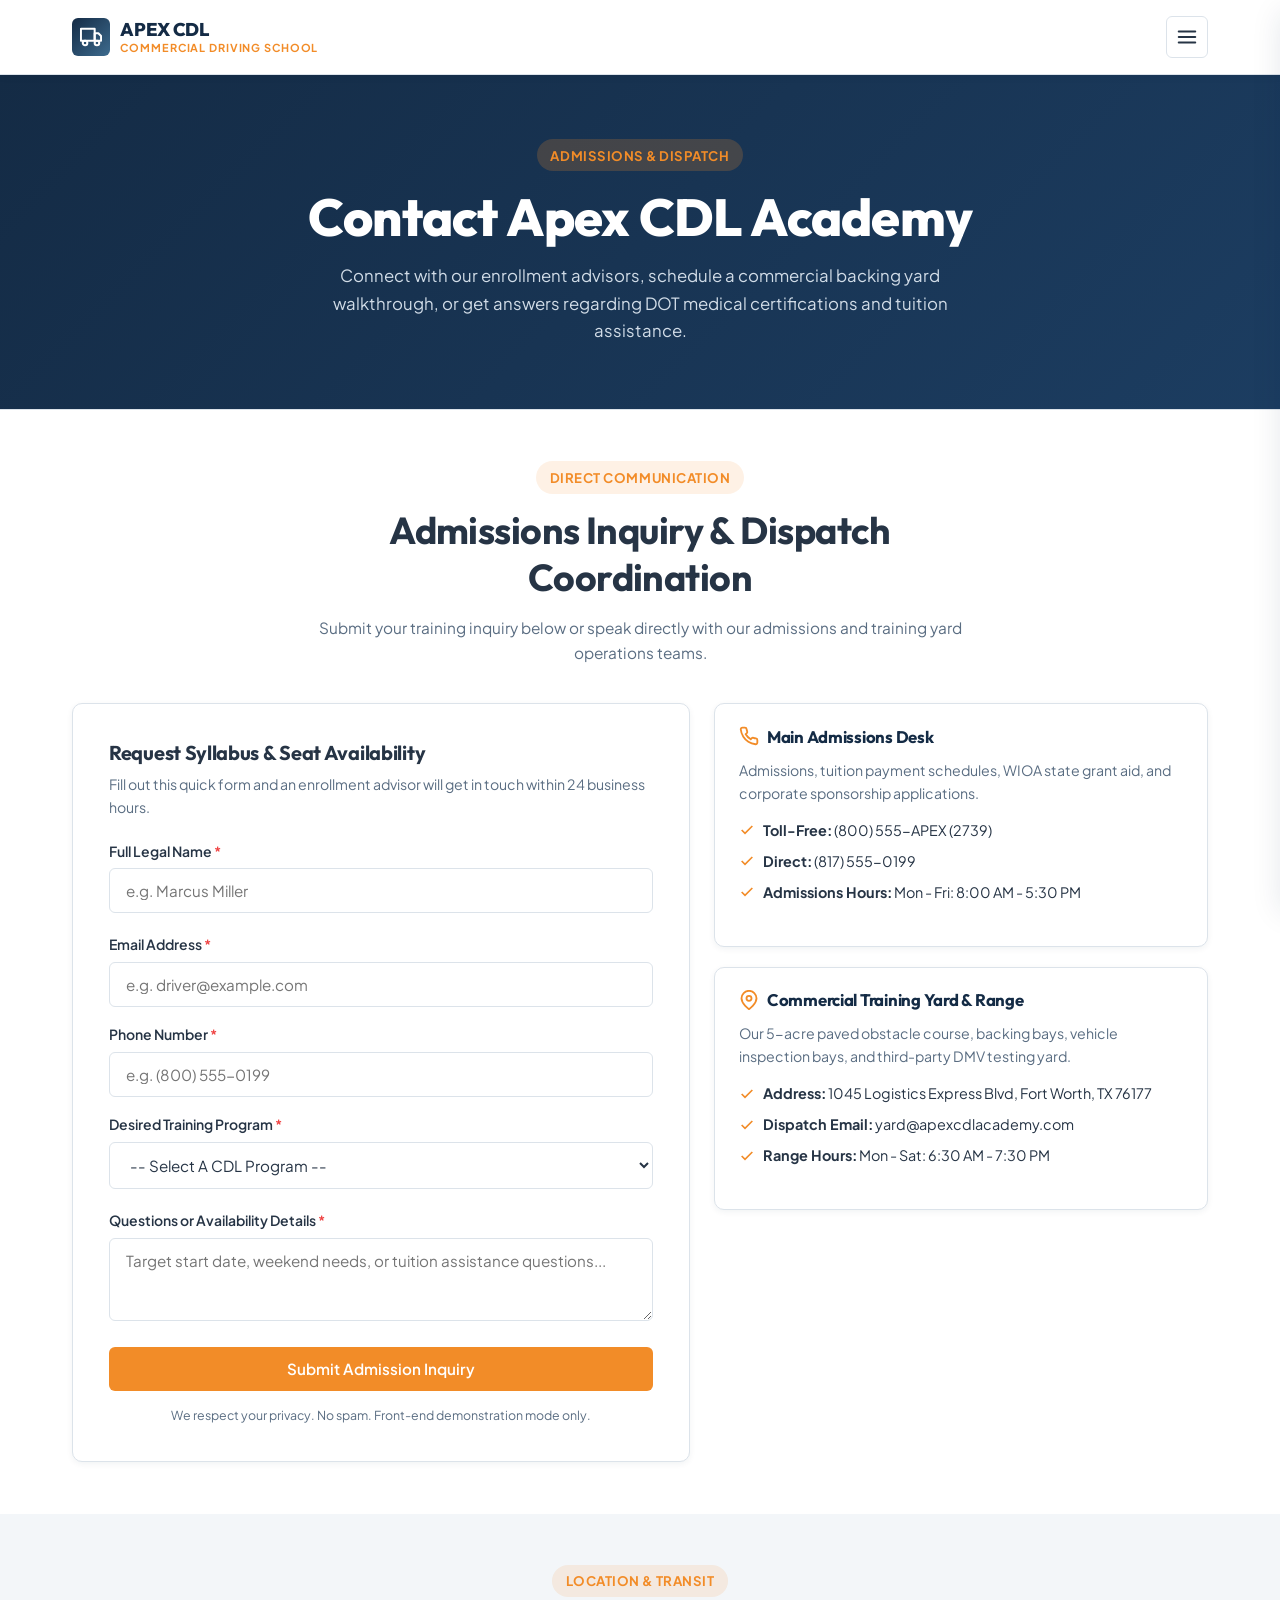
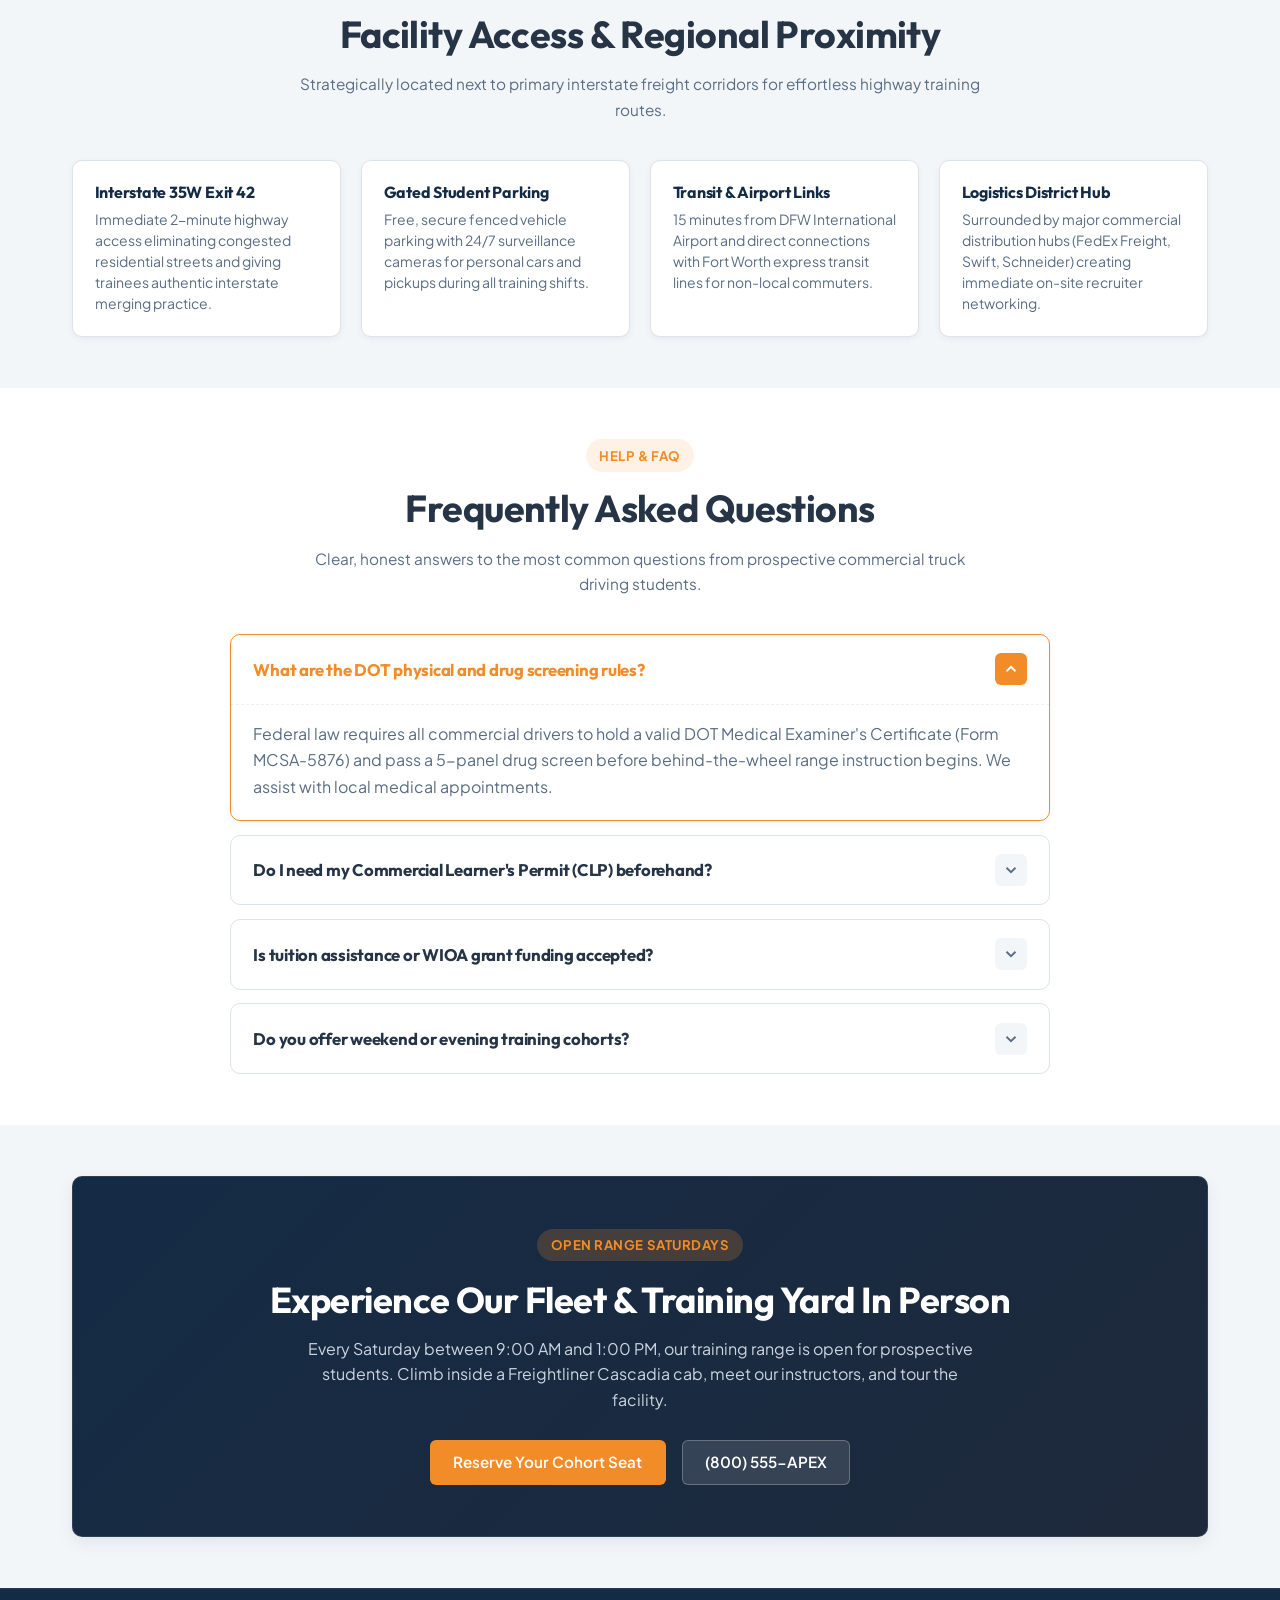
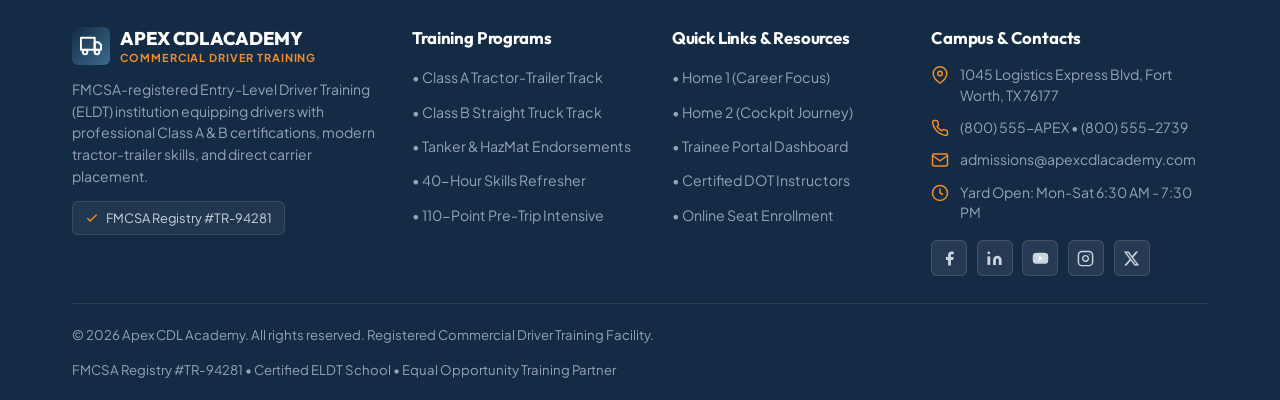
<file: contact.html>
<!DOCTYPE html>
<html lang="en" dir="ltr">
<head>
  <meta charset="UTF-8">
  <meta name="viewport" content="width=device-width, initial-scale=1.0">
  <title>Apex CDL Academy | Contact Us, Campus Location & Admissions</title>
  <meta name="description" content="Get in touch with Apex CDL Academy admissions, tour our commercial driving yard, or submit an inquiry about Class A or Class B training.">
  <link rel="icon" type="image/svg+xml" href="assets/images/favicon.svg">
  <link rel="stylesheet" href="css/style.css">
</head>
<body>

  <!-- Preloader Screen -->
  <div id="apexPreloader" class="apex-preloader" aria-hidden="true">
    <div class="preloader-content">
      <div class="preloader-truck-box">
        <svg class="preloader-truck-svg" viewBox="0 0 24 24" fill="none" stroke="currentColor" stroke-width="2.2" stroke-linecap="round" stroke-linejoin="round">
          <rect x="1" y="3" width="15" height="13"></rect>
          <polygon points="16 8 20 8 23 11 23 16 16 16 8"></polygon>
          <circle cx="5.5" cy="18.5" r="2.5"></circle>
          <circle cx="18.5" cy="18.5" r="2.5"></circle>
        </svg>
      </div>
      <div class="preloader-title">APEX CDL ACADEMY</div>
      <div class="preloader-track">
        <div class="preloader-bar"></div>
      </div>
      <div class="preloader-subtext">Connecting Admissions Desk...</div>
    </div>
  </div>

  <!-- Site Header (Excluded from content section count) -->
  <header class="site-header">
    <div class="container header-inner">
      <a href="index.html" class="brand-logo" id="brandLogoContact">
        <div class="brand-icon">
          <svg viewBox="0 0 24 24" fill="none" stroke="currentColor" stroke-width="2.2" stroke-linecap="round" stroke-linejoin="round">
            <rect x="1" y="3" width="15" height="13"></rect>
            <polygon points="16 8 20 8 23 11 23 16 16 16 16 8"></polygon>
            <circle cx="5.5" cy="18.5" r="2.5"></circle>
            <circle cx="18.5" cy="18.5" r="2.5"></circle>
          </svg>
        </div>
        <div class="brand-text">
          <span class="brand-title">APEX CDL</span>
          <span class="brand-subtitle">Commercial Driving School</span>
        </div>
      </a>

      <!-- Desktop Navigation (Displayed on wide screens >= 1367px) -->
      <nav class="desktop-nav" aria-label="Main Navigation">
        <div class="nav-item has-dropdown">
          <a href="index.html" class="nav-link" id="desktopHomeLinkCnt">
            Home
            <svg width="14" height="14" viewBox="0 0 24 24" fill="none" stroke="currentColor" stroke-width="2.5"><polyline points="6 9 12 15 18 9"></polyline></svg>
          </a>
          <ul class="dropdown-menu" aria-label="Home Versions">
            <li><a href="index.html" class="dropdown-link">Home 1 (Career Focus)</a></li>
            <li><a href="home-2.html" class="dropdown-link">Home 2 (Split-Screen)</a></li>
          </ul>
        </div>
        <a href="programs.html" class="nav-link">Programs</a>
        <a href="instructors.html" class="nav-link">Instructors</a>
        <a href="about.html" class="nav-link">About</a>
        <a href="contact.html" class="nav-link active">Contact</a>
        <a href="dashboard.html" class="nav-link">Dashboard</a>
      </nav>

      <!-- Header Action Controls -->
      <div class="header-actions">
        <button class="tool-btn theme-toggle-btn" type="button" aria-label="Toggle theme">
          <svg viewBox="0 0 24 24" fill="none" stroke="currentColor" stroke-width="2"><path d="M21 12.79A9 9 0 1 1 11.21 3 7 7 0 0 0 21 12.79z"></path></svg>
        </button>
        <button class="tool-btn dir-toggle-btn" type="button" aria-label="Toggle direction">LTR</button>
        <a href="login.html" class="btn btn-navy btn-sm" id="headerLoginBtn">Login</a>
        <a href="register.html" class="btn btn-primary btn-sm" id="headerCtaBtn">Enroll Now</a>
        <!-- Hamburger Button for Mobile, Tablet, iPad, and iPad Pro (<= 1366px) -->
        <button class="menu-toggle" id="menuToggle" aria-label="Open mobile navigation menu" aria-expanded="false" aria-controls="mobileNavDrawer">
          <svg viewBox="0 0 24 24" fill="none" stroke="currentColor" stroke-width="2.2" stroke-linecap="round" stroke-linejoin="round">
            <line x1="3" y1="12" x2="21" y2="12"></line>
            <line x1="3" y1="6" x2="21" y2="6"></line>
            <line x1="3" y1="18" x2="21" y2="18"></line>
          </svg>
        </button>
      </div>
    </div>
  </header>

  <!-- Mobile / Tablet / iPad Drawer Navigation -->
  <div class="mobile-nav-backdrop" id="navBackdrop"></div>
  <aside class="mobile-nav-drawer" id="mobileNavDrawer" aria-label="Mobile Navigation Menu">
    <div class="drawer-header">
      <span class="brand-title">Apex Navigation</span>
      <button class="drawer-close" id="drawerClose" aria-label="Close menu">
        <svg width="20" height="20" viewBox="0 0 24 24" fill="none" stroke="currentColor" stroke-width="2.5"><line x1="18" y1="6" x2="6" y2="18"></line><line x1="6" y1="6" x2="18" y2="18"></line></svg>
      </button>
    </div>
    <ul class="mobile-nav-list">
      <li class="mobile-nav-item has-mobile-dropdown">
        <button type="button" class="mobile-nav-link mobile-dropdown-btn" id="mobileHomeToggle" aria-expanded="false">
          <span>Home</span>
          <svg class="mobile-chevron-icon" width="16" height="16" viewBox="0 0 24 24" fill="none" stroke="currentColor" stroke-width="2.5"><polyline points="6 9 12 15 18 9"></polyline></svg>
        </button>
        <ul class="mobile-submenu" id="mobileHomeSubmenu">
          <li><a href="index.html" class="mobile-sublink">Home 1 (Career Focused)</a></li>
          <li><a href="home-2.html" class="mobile-sublink">Home 2 (Split-Screen)</a></li>
        </ul>
      </li>
      <li><a href="programs.html" class="mobile-nav-link">Training Programs</a></li>
      <li><a href="instructors.html" class="mobile-nav-link">Certified Instructors</a></li>
      <li><a href="about.html" class="mobile-nav-link">About Academy</a></li>
      <li><a href="contact.html" class="mobile-nav-link active">Contact & Campus</a></li>
      <li><a href="dashboard.html" class="mobile-nav-link">Student Portal Dashboard</a></li>
    </ul>

    <!-- Mobile Drawer Preferences (Theme & RTL Buttons inside Drawer) -->
    <div class="drawer-preferences">
      <span class="drawer-pref-title">Display Settings</span>
      <div class="drawer-pref-group">
        <button class="tool-btn theme-toggle-btn" type="button" aria-label="Toggle theme" title="Toggle theme">
          <svg viewBox="0 0 24 24" width="20" height="20" fill="none" stroke="currentColor" stroke-width="2"><path d="M21 12.79A9 9 0 1 1 11.21 3 7 7 0 0 0 21 12.79z"></path></svg>
        </button>
        <button class="tool-btn dir-toggle-btn" type="button" aria-label="Toggle direction" title="Toggle direction">
          <svg viewBox="0 0 24 24" width="20" height="20" fill="none" stroke="currentColor" stroke-width="2" stroke-linecap="round" stroke-linejoin="round" aria-hidden="true"><path d="M8 3L4 7l4 4M4 7h16M16 21l4-4-4-4M20 17H4"></path></svg>
        </button>
      </div>
    </div>

    <div class="drawer-cta">
      <a href="login.html" class="btn btn-navy btn-block">Student Login</a>
      <a href="register.html" class="btn btn-primary btn-block">Enroll Today</a>
    </div>
  </aside>

  <!-- STRICT REQUIREMENT: MAIN CONTENT WITH EXACTLY 5 SECTIONS -->
  <main class="site-main" id="mainContentContact">

    <!-- SECTION 1: Contact Page Introduction & Support Overview Banner -->
    <section class="content-section page-banner" id="contactSection1" aria-labelledby="contactIntroTitle">
      <div class="container">
        <span class="section-badge" style="background-color: rgba(242, 140, 40, 0.2); color: #F28C28;">
          Admissions & Dispatch
        </span>
        <h1 id="contactIntroTitle">Contact Apex CDL Academy</h1>
        <p>
          Connect with our enrollment advisors, schedule a commercial backing yard walkthrough, or get answers regarding DOT medical certifications and tuition assistance.
        </p>
      </div>
    </section>

    <!-- SECTION 2: Contact Split Grid (Interactive Admissions Form + Operations Info) -->
    <section class="content-section" id="contactSection2" aria-labelledby="contactInfoTitle">
      <div class="container">
        <div class="section-header">
          <span class="section-badge">Direct Communication</span>
          <h2 class="section-title" id="contactInfoTitle">Admissions Inquiry & Dispatch Coordination</h2>
          <p class="section-description">
            Submit your training inquiry below or speak directly with our admissions and training yard operations teams.
          </p>
        </div>

        <div class="contact-split-grid">
          <!-- Left: Interactive Form -->
          <div class="contact-form-panel">
            <h3 style="font-size: 1.25rem; color: var(--text-main); margin-bottom: 0.5rem;">Request Syllabus & Seat Availability</h3>
            <p style="font-size: 0.885rem; color: var(--text-muted); margin-bottom: 1.25rem;">
              Fill out this quick form and an enrollment advisor will get in touch within 24 business hours.
            </p>

            <div class="form-alert-success" role="status" aria-live="polite">
              <strong>Inquiry Received Successfully!</strong> An admissions advisor has received your request. (Front-end demonstration mode: no real server submission occurred).
            </div>

            <form data-validate="true" novalidate id="contactEnquiryForm">
              <div class="form-group">
                <label for="contactFullName" class="form-label">Full Legal Name <span style="color: #EF4444;">*</span></label>
                <input type="text" id="contactFullName" class="form-control" placeholder="e.g. Marcus Miller" required>
                <div class="form-error-msg">Please provide your full legal name.</div>
              </div>

              <div style="display: grid; grid-template-columns: 1fr; gap: 1rem;" class="form-row-2">
                <div class="form-group" style="margin-bottom: 0;">
                  <label for="contactEmail" class="form-label">Email Address <span style="color: #EF4444;">*</span></label>
                  <input type="email" id="contactEmail" class="form-control" placeholder="e.g. driver@example.com" required>
                  <div class="form-error-msg">Please enter a valid email address.</div>
                </div>

                <div class="form-group" style="margin-bottom: 0;">
                  <label for="contactPhone" class="form-label">Phone Number <span style="color: #EF4444;">*</span></label>
                  <input type="tel" id="contactPhone" class="form-control" placeholder="e.g. (800) 555-0199" required>
                  <div class="form-error-msg">Please provide a callback phone number.</div>
                </div>
              </div>

              <div class="form-group" style="margin-top: 1rem;">
                <label for="contactProgram" class="form-label">Desired Training Program <span style="color: #EF4444;">*</span></label>
                <select id="contactProgram" class="form-control" required>
                  <option value="">-- Select A CDL Program --</option>
                  <option value="class-a">Commercial Class A Tractor-Trailer (160 Hours)</option>
                  <option value="class-b">Commercial Class B Heavy Straight Truck (120 Hours)</option>
                  <option value="endorsements">Endorsements (HazMat, Tanker, Doubles)</option>
                  <option value="refresher">Commercial Driver Refresher Course</option>
                </select>
                <div class="form-error-msg">Please choose a program option.</div>
              </div>

              <div class="form-group">
                <label for="contactMessage" class="form-label">Questions or Availability Details <span style="color: #EF4444;">*</span></label>
                <textarea id="contactMessage" rows="3" class="form-control" placeholder="Target start date, weekend needs, or tuition assistance questions..." required></textarea>
                <div class="form-error-msg">Please enter a message or question.</div>
              </div>

              <button type="submit" class="btn btn-primary btn-block" id="btnSubmitEnquiry">Submit Admission Inquiry</button>
              <p style="font-size: 0.775rem; color: var(--text-muted); margin-top: 0.85rem; text-align: center;">
                We respect your privacy. No spam. Front-end demonstration mode only.
              </p>
            </form>
          </div>

          <!-- Right: Campus Operations Cards -->
          <div class="contact-info-panel">
            <div class="contact-info-card">
              <h4>
                <svg width="20" height="20" viewBox="0 0 24 24" fill="none" stroke="var(--color-accent)" stroke-width="2.2"><path d="M22 16.92v3a2 2 0 0 1-2.18 2 19.79 19.79 0 0 1-8.63-3.07 19.5 19.5 0 0 1-6-6 19.79 19.79 0 0 1-3.07-8.67A2 2 0 0 1 4.11 2h3a2 2 0 0 1 2 1.72 12.84 12.84 0 0 0 .7 2.81 2 2 0 0 1-.45 2.11L8.09 9.91a16 16 0 0 0 6 6l1.27-1.27a2 2 0 0 1 2.11-.45 12.84 12.84 0 0 0 2.81.7A2 2 0 0 1 22 16.92z"></path></svg>
                Main Admissions Desk
              </h4>
              <p style="font-size: 0.885rem; color: var(--text-muted); margin-bottom: 0.85rem;">
                Admissions, tuition payment schedules, WIOA state grant aid, and corporate sponsorship applications.
              </p>
              <ul class="card-meta-list">
                <li class="card-meta-item">
                  <svg width="16" height="16" viewBox="0 0 24 24" fill="none" stroke="currentColor" stroke-width="2.5"><polyline points="20 6 9 17 4 12"></polyline></svg>
                  <span><strong>Toll-Free:</strong> (800) 555-APEX (2739)</span>
                </li>
                <li class="card-meta-item">
                  <svg width="16" height="16" viewBox="0 0 24 24" fill="none" stroke="currentColor" stroke-width="2.5"><polyline points="20 6 9 17 4 12"></polyline></svg>
                  <span><strong>Direct:</strong> (817) 555-0199</span>
                </li>
                <li class="card-meta-item">
                  <svg width="16" height="16" viewBox="0 0 24 24" fill="none" stroke="currentColor" stroke-width="2.5"><polyline points="20 6 9 17 4 12"></polyline></svg>
                  <span><strong>Admissions Hours:</strong> Mon - Fri: 8:00 AM - 5:30 PM</span>
                </li>
              </ul>
            </div>

            <div class="contact-info-card">
              <h4>
                <svg width="20" height="20" viewBox="0 0 24 24" fill="none" stroke="var(--color-accent)" stroke-width="2.2"><path d="M21 10c0 7-9 13-9 13s-9-6-9-13a9 9 0 0 1 18 0z"></path><circle cx="12" cy="10" r="3"></circle></svg>
                Commercial Training Yard & Range
              </h4>
              <p style="font-size: 0.885rem; color: var(--text-muted); margin-bottom: 0.85rem;">
                Our 5-acre paved obstacle course, backing bays, vehicle inspection bays, and third-party DMV testing yard.
              </p>
              <ul class="card-meta-list">
                <li class="card-meta-item">
                  <svg width="16" height="16" viewBox="0 0 24 24" fill="none" stroke="currentColor" stroke-width="2.5"><polyline points="20 6 9 17 4 12"></polyline></svg>
                  <span><strong>Address:</strong> 1045 Logistics Express Blvd, Fort Worth, TX 76177</span>
                </li>
                <li class="card-meta-item">
                  <svg width="16" height="16" viewBox="0 0 24 24" fill="none" stroke="currentColor" stroke-width="2.5"><polyline points="20 6 9 17 4 12"></polyline></svg>
                  <span><strong>Dispatch Email:</strong> yard@apexcdlacademy.com</span>
                </li>
                <li class="card-meta-item">
                  <svg width="16" height="16" viewBox="0 0 24 24" fill="none" stroke="currentColor" stroke-width="2.5"><polyline points="20 6 9 17 4 12"></polyline></svg>
                  <span><strong>Range Hours:</strong> Mon - Sat: 6:30 AM - 7:30 PM</span>
                </li>
              </ul>
            </div>
          </div>
        </div>
      </div>
    </section>

    <!-- SECTION 3: Transit Access & Campus Proximity (4-Card Transit Grid) -->
    <section class="content-section bg-alt" id="contactSection3" aria-labelledby="transitAccessTitle">
      <div class="container">
        <div class="section-header">
          <span class="section-badge">Location & Transit</span>
          <h2 class="section-title" id="transitAccessTitle">Facility Access & Regional Proximity</h2>
          <p class="section-description">
            Strategically located next to primary interstate freight corridors for effortless highway training routes.
          </p>
        </div>

        <div class="transit-access-grid">
          <div class="transit-card">
            <h4>Interstate 35W Exit 42</h4>
            <p>Immediate 2-minute highway access eliminating congested residential streets and giving trainees authentic interstate merging practice.</p>
          </div>

          <div class="transit-card">
            <h4>Gated Student Parking</h4>
            <p>Free, secure fenced vehicle parking with 24/7 surveillance cameras for personal cars and pickups during all training shifts.</p>
          </div>

          <div class="transit-card">
            <h4>Transit & Airport Links</h4>
            <p>15 minutes from DFW International Airport and direct connections with Fort Worth express transit lines for non-local commuters.</p>
          </div>

          <div class="transit-card">
            <h4>Logistics District Hub</h4>
            <p>Surrounded by major commercial distribution hubs (FedEx Freight, Swift, Schneider) creating immediate on-site recruiter networking.</p>
          </div>
        </div>
      </div>
    </section>

    <!-- SECTION 4: Admissions FAQ Grid (4-Card Q&A Grid) -->
    <section class="content-section" id="contactSection4" aria-labelledby="admissionsFaqTitle">
      <div class="container">
        <div class="section-header">
          <span class="section-badge">Help & FAQ</span>
          <h2 class="section-title" id="admissionsFaqTitle">Frequently Asked Questions</h2>
          <p class="section-description">
            Clear, honest answers to the most common questions from prospective commercial truck driving students.
          </p>
        </div>

        <div class="faq-accordion-list" id="faqAccordion">
          <!-- FAQ Item 1 -->
          <div class="faq-accordion-item">
            <button type="button" class="faq-accordion-btn" aria-expanded="true">
              <h4>What are the DOT physical and drug screening rules?</h4>
              <span class="faq-accordion-icon">
                <svg width="18" height="18" viewBox="0 0 24 24" fill="none" stroke="currentColor" stroke-width="2.5"><polyline points="6 9 12 15 18 9"></polyline></svg>
              </span>
            </button>
            <div class="faq-accordion-body">
              <div class="faq-accordion-content">
                <p>Federal law requires all commercial drivers to hold a valid DOT Medical Examiner's Certificate (Form MCSA-5876) and pass a 5-panel drug screen before behind-the-wheel range instruction begins. We assist with local medical appointments.</p>
              </div>
            </div>
          </div>

          <!-- FAQ Item 2 -->
          <div class="faq-accordion-item">
            <button type="button" class="faq-accordion-btn" aria-expanded="false">
              <h4>Do I need my Commercial Learner's Permit (CLP) beforehand?</h4>
              <span class="faq-accordion-icon">
                <svg width="18" height="18" viewBox="0 0 24 24" fill="none" stroke="currentColor" stroke-width="2.5"><polyline points="6 9 12 15 18 9"></polyline></svg>
              </span>
            </button>
            <div class="faq-accordion-body">
              <div class="faq-accordion-content">
                <p>You do not need your CLP before enrolling. Week 1 of our program includes intensive CLP theory instruction, sample practice tests, and air brake knowledge to ensure you pass your state permit exam on the first attempt.</p>
              </div>
            </div>
          </div>

          <!-- FAQ Item 3 -->
          <div class="faq-accordion-item">
            <button type="button" class="faq-accordion-btn" aria-expanded="false">
              <h4>Is tuition assistance or WIOA grant funding accepted?</h4>
              <span class="faq-accordion-icon">
                <svg width="18" height="18" viewBox="0 0 24 24" fill="none" stroke="currentColor" stroke-width="2.5"><polyline points="6 9 12 15 18 9"></polyline></svg>
              </span>
            </button>
            <div class="faq-accordion-body">
              <div class="faq-accordion-content">
                <p>Yes. Apex is an approved training provider for Workforce Innovation and Opportunity Act (WIOA) grants, Trade Adjustment Assistance (TAA), and GI Bill&reg; education benefits. Flexible monthly payment plans are also available.</p>
              </div>
            </div>
          </div>

          <!-- FAQ Item 4 -->
          <div class="faq-accordion-item">
            <button type="button" class="faq-accordion-btn" aria-expanded="false">
              <h4>Do you offer weekend or evening training cohorts?</h4>
              <span class="faq-accordion-icon">
                <svg width="18" height="18" viewBox="0 0 24 24" fill="none" stroke="currentColor" stroke-width="2.5"><polyline points="6 9 12 15 18 9"></polyline></svg>
              </span>
            </button>
            <div class="faq-accordion-body">
              <div class="faq-accordion-content">
                <p>Yes. In addition to our full-time 4-week weekday program, we offer an 8-week weekend track (Saturdays and Sundays from 7:00 AM to 5:30 PM) so you can earn your Class A CDL without leaving your current job.</p>
              </div>
            </div>
          </div>
        </div>
      </div>
    </section>

    <!-- SECTION 5: Campus Visit & Open House CTA -->
    <section class="content-section bg-alt" id="contactSection5" aria-labelledby="openHouseCtaTitle">
      <div class="container">
        <div style="background: linear-gradient(135deg, var(--color-primary) 0%, #1e293b 100%); border-radius: var(--radius-md); padding: clamp(2rem, 4vw, 3.25rem); color: #FFFFFF; text-align: center; border: 1px solid rgba(255,255,255,0.1); box-shadow: var(--shadow-md);">
          <span class="section-badge" style="background-color: rgba(242, 140, 40, 0.2); color: #F28C28; margin-bottom: 1rem;">
            Open Range Saturdays
          </span>
          <h2 id="openHouseCtaTitle" style="color: #FFFFFF; font-size: clamp(1.6rem, 3vw, 2.25rem); margin-bottom: 0.85rem;">
            Experience Our Fleet & Training Yard In Person
          </h2>
          <p style="color: #CBD5E1; max-width: 680px; margin: 0 auto 1.75rem auto; font-size: 1rem; line-height: 1.6;">
            Every Saturday between 9:00 AM and 1:00 PM, our training range is open for prospective students. Climb inside a Freightliner Cascadia cab, meet our instructors, and tour the facility.
          </p>
          <div style="display: flex; flex-wrap: wrap; gap: 1rem; justify-content: center;">
            <a href="register.html" class="btn btn-primary btn-lg">Reserve Your Cohort Seat</a>
            <a href="tel:8005552739" class="btn btn-navy btn-lg" style="background: rgba(255,255,255,0.12); border: 1px solid rgba(255,255,255,0.25);">(800) 555-APEX</a>
          </div>
        </div>
      </div>
    </section>

  </main>

  <!-- Site Footer (Excluded from content section count) -->
  <footer class="site-footer">
    <div class="container">
      <div class="footer-grid-4">
        <!-- Col 1: Brand Info & Accreditation -->
        <div class="footer-col">
          <div class="brand-logo" style="margin-bottom: 0.85rem;">
            <div class="brand-icon">
              <svg viewBox="0 0 24 24" fill="none" stroke="currentColor" stroke-width="2.2" stroke-linecap="round" stroke-linejoin="round">
                <rect x="1" y="3" width="15" height="13"></rect>
                <polygon points="16 8 20 8 23 11 23 16 16 16 16 8"></polygon>
                <circle cx="5.5" cy="18.5" r="2.5"></circle>
                <circle cx="18.5" cy="18.5" r="2.5"></circle>
              </svg>
            </div>
            <div class="brand-text">
              <span class="brand-title" style="color: #FFFFFF;">APEX CDL ACADEMY</span>
              <span class="brand-subtitle">Commercial Driver Training</span>
            </div>
          </div>
          <p style="color: #94A3B8; font-size: 0.875rem; line-height: 1.55; margin-bottom: 0.85rem;">
            FMCSA-registered Entry-Level Driver Training (ELDT) institution equipping drivers with professional Class A & B certifications, modern tractor-trailer skills, and direct carrier placement.
          </p>
          <div style="font-size: 0.8rem; color: #CBD5E1; display: inline-flex; align-items: center; gap: 0.45rem; background: rgba(255,255,255,0.06); padding: 0.35rem 0.75rem; border-radius: var(--radius-sm); border: 1px solid rgba(255,255,255,0.1);">
            <svg width="14" height="14" viewBox="0 0 24 24" fill="none" stroke="#F28C28" stroke-width="2.5"><polyline points="20 6 9 17 4 12"></polyline></svg>
            <span>FMCSA Registry #TR-94281</span>
          </div>
        </div>

        <!-- Col 2: Training Tracks -->
        <div class="footer-col">
          <h3>Training Programs</h3>
          <ul class="footer-links">
            <li><a href="programs.html">&bull; Class A Tractor-Trailer Track</a></li>
            <li><a href="programs.html">&bull; Class B Straight Truck Track</a></li>
            <li><a href="programs.html">&bull; Tanker & HazMat Endorsements</a></li>
            <li><a href="programs.html">&bull; 40-Hour Skills Refresher</a></li>
            <li><a href="programs.html">&bull; 110-Point Pre-Trip Intensive</a></li>
          </ul>
        </div>

        <!-- Col 3: Student & Career Links -->
        <div class="footer-col">
          <h3>Quick Links & Resources</h3>
          <ul class="footer-links">
            <li><a href="index.html">&bull; Home 1 (Career Focus)</a></li>
            <li><a href="home-2.html">&bull; Home 2 (Cockpit Journey)</a></li>
            <li><a href="dashboard.html">&bull; Trainee Portal Dashboard</a></li>
            <li><a href="instructors.html">&bull; Certified DOT Instructors</a></li>
            <li><a href="register.html">&bull; Online Seat Enrollment</a></li>
          </ul>
        </div>

        <!-- Col 4: Campus Contact Info & Social Icons -->
        <div class="footer-col">
          <h3>Campus & Contacts</h3>
          <ul class="footer-contact-list">
            <li class="footer-contact-item">
              <svg viewBox="0 0 24 24" fill="none" stroke="currentColor" stroke-width="2"><path d="M21 10c0 7-9 13-9 13s-9-6-9-13a9 9 0 0 1 18 0z"></path><circle cx="12" cy="10" r="3"></circle></svg>
              <span>1045 Logistics Express Blvd, Fort Worth, TX 76177</span>
            </li>
            <li class="footer-contact-item">
              <svg viewBox="0 0 24 24" fill="none" stroke="currentColor" stroke-width="2"><path d="M22 16.92v3a2 2 0 0 1-2.18 2 19.79 19.79 0 0 1-8.63-3.07 19.5 19.5 0 0 1-6-6 19.79 19.79 0 0 1-3.07-8.67A2 2 0 0 1 4.11 2h3a2 2 0 0 1 2 1.72 12.84 12.84 0 0 0 .7 2.81 2 2 0 0 1-.45 2.11L8.09 9.91a16 16 0 0 0 6 6l1.27-1.27a2 2 0 0 1 2.11-.45 12.84 12.84 0 0 0 2.81.7A2 2 0 0 1 22 16.92z"></path></svg>
              <span>(800) 555-APEX &bull; (800) 555-2739</span>
            </li>
            <li class="footer-contact-item">
              <svg viewBox="0 0 24 24" fill="none" stroke="currentColor" stroke-width="2"><path d="M4 4h16c1.1 0 2 .9 2 2v12c0 1.1-.9 2-2 2H4c-1.1 0-2-.9-2-2V6c0-1.1.9-2 2-2z"></path><polyline points="22,6 12,13 2,6"></polyline></svg>
              <span>admissions@apexcdlacademy.com</span>
            </li>
            <li class="footer-contact-item">
              <svg viewBox="0 0 24 24" fill="none" stroke="currentColor" stroke-width="2"><circle cx="12" cy="12" r="10"></circle><polyline points="12 6 12 12 16 14"></polyline></svg>
              <span>Yard Open: Mon-Sat 6:30 AM - 7:30 PM</span>
            </li>
          </ul>

          <!-- Social Icons -->
          <div class="footer-social-links" aria-label="Social Media Links">
            <a href="https://facebook.com" target="_blank" rel="noopener noreferrer" class="social-icon-btn" aria-label="Facebook">
              <svg viewBox="0 0 24 24" fill="currentColor"><path d="M18 2h-3a5 5 0 0 0-5 5v3H7v4h3v8h4v-8h3l1-4h-4V7a1 1 0 0 1 1-1h3z"></path></svg>
            </a>
            <a href="https://linkedin.com" target="_blank" rel="noopener noreferrer" class="social-icon-btn" aria-label="LinkedIn">
              <svg viewBox="0 0 24 24" fill="currentColor"><path d="M16 8a6 6 0 0 1 6 6v7h-4v-7a2 2 0 0 0-2-2 2 2 0 0 0-2 2v7h-4v-7a6 6 0 0 1 6-6z"></path><rect x="2" y="9" width="4" height="12"></rect><circle cx="4" cy="4" r="2"></circle></svg>
            </a>
            <a href="https://youtube.com" target="_blank" rel="noopener noreferrer" class="social-icon-btn" aria-label="YouTube">
              <svg viewBox="0 0 24 24" fill="currentColor"><path d="M22.54 6.42a2.78 2.78 0 0 0-1.94-2C18.88 4 12 4 12 4s-6.88 0-8.6.46a2.78 2.78 0 0 0-1.94 2A29 29 0 0 0 1 11.75a29 29 0 0 0 .46 5.33A2.78 2.78 0 0 0 3.4 19c1.72.46 8.6.46 8.6.46s6.88 0 8.6-.46a2.78 2.78 0 0 0 1.94-2 29 29 0 0 0 .46-5.25 29 29 0 0 0-.46-5.33z"></path><polygon points="9.75 15.02 15.5 11.75 9.75 8.48 9.75 15.02" fill="#FFFFFF"></polygon></svg>
            </a>
            <a href="https://instagram.com" target="_blank" rel="noopener noreferrer" class="social-icon-btn" aria-label="Instagram">
              <svg viewBox="0 0 24 24" fill="none" stroke="currentColor" stroke-width="2" stroke-linecap="round" stroke-linejoin="round"><rect x="2" y="2" width="20" height="20" rx="5" ry="5"></rect><path d="M16 11.37A4 4 0 1 1 12.63 8 4 4 0 0 1 16 11.37z"></path><line x1="17.5" y1="6.5" x2="17.51" y2="6.5"></line></svg>
            </a>
            <a href="https://x.com" target="_blank" rel="noopener noreferrer" class="social-icon-btn" aria-label="X (formerly Twitter)">
              <svg viewBox="0 0 24 24" fill="currentColor"><path d="M18.244 2.25h3.308l-7.227 8.26 8.502 11.24H16.17l-5.214-6.817L4.99 21.75H1.68l7.73-8.835L1.254 2.25H8.08l4.713 6.231zm-1.161 17.52h1.833L7.084 4.126H5.117z"></path></svg>
            </a>
          </div>
        </div>
      </div>

      <div class="footer-bottom">
        <div>&copy; 2026 Apex CDL Academy. All rights reserved. Registered Commercial Driver Training Facility.</div>
        <div>FMCSA Registry #TR-94281 &bull; Certified ELDT School &bull; Equal Opportunity Training Partner</div>
      </div>
    </div>
  </footer>

  <!-- Back to Top Arrow Button -->
  <button type="button" class="back-to-top" id="backToTop" aria-label="Scroll back to top" title="Scroll back to top">
    <svg viewBox="0 0 24 24" fill="none" stroke="currentColor" stroke-width="2.5" stroke-linecap="round" stroke-linejoin="round" aria-hidden="true">
      <line x1="12" y1="19" x2="12" y2="5"></line>
      <polyline points="5 12 12 5 19 12"></polyline>
    </svg>
  </button>

  <script src="js/main.js"></script>
</body>
</html>
</file>
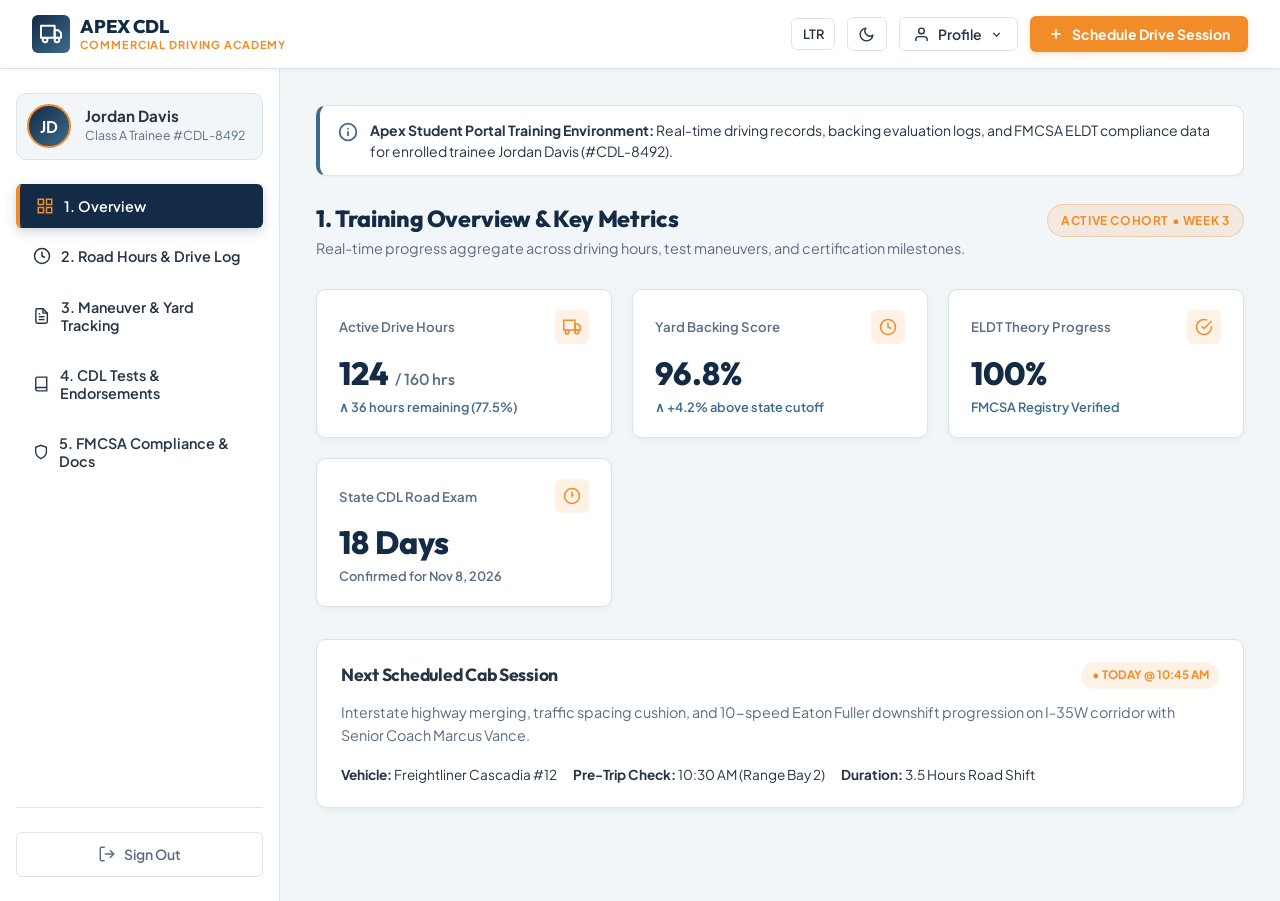
<file: dashboard.html>
<!DOCTYPE html>
<html lang="en" dir="ltr">
<head>
  <meta charset="UTF-8">
  <meta name="viewport" content="width=device-width, initial-scale=1.0">
  <title>Apex CDL Academy | Student Portal & Training Progress Dashboard</title>
  <meta name="description" content="View your behind-the-wheel driving hours, yard backing maneuvers, DMV exam scheduling, and instructor feedback logs.">
  <link rel="icon" type="image/svg+xml" href="assets/images/favicon.svg">
  <link rel="stylesheet" href="css/style.css">
</head>
<body class="dashboard-page-body">

  <!-- Preloader Screen -->
  <div id="apexPreloader" class="apex-preloader" aria-hidden="true">
    <div class="preloader-content">
      <div class="preloader-truck-box">
        <svg class="preloader-truck-svg" viewBox="0 0 24 24" fill="none" stroke="currentColor" stroke-width="2.2" stroke-linecap="round" stroke-linejoin="round">
          <rect x="1" y="3" width="15" height="13"></rect>
          <polygon points="16 8 20 8 23 11 23 16 16 16 8"></polygon>
          <circle cx="5.5" cy="18.5" r="2.5"></circle>
          <circle cx="18.5" cy="18.5" r="2.5"></circle>
        </svg>
      </div>
      <div class="preloader-title">APEX CDL ACADEMY</div>
      <div class="preloader-track">
        <div class="preloader-bar"></div>
      </div>
      <div class="preloader-subtext">Loading Student Logs & Metrics...</div>
    </div>
  </div>

  <!-- Reference Image Matched Top Navbar -->
  <header class="dash-topbar" id="dashTopBar">
    <div class="dash-topbar-inner">
      <div style="display: flex; align-items: center; gap: 1rem;">
        <a href="index.html" class="brand-logo" id="brandLogoDashboard">
          <div class="brand-icon">
            <svg viewBox="0 0 24 24" fill="none" stroke="currentColor" stroke-width="2.2" stroke-linecap="round" stroke-linejoin="round">
              <rect x="1" y="3" width="15" height="13"></rect>
              <polygon points="16 8 20 8 23 11 23 16 16 16 8"></polygon>
              <circle cx="5.5" cy="18.5" r="2.5"></circle>
              <circle cx="18.5" cy="18.5" r="2.5"></circle>
            </svg>
          </div>
          <div class="brand-text">
            <span class="brand-title">APEX CDL</span>
            <span class="brand-subtitle">Commercial Driving Academy</span>
          </div>
        </a>
      </div>

      <!-- Action Controls (Desktop: shown in topbar, Mobile <= 1024px: hidden from topbar and tucked inside drawer) -->
      <div class="dash-topbar-actions">
        <button class="tool-btn dir-toggle-btn" type="button" aria-label="Toggle direction" title="Toggle RTL/LTR">LTR</button>
        <button class="tool-btn theme-toggle-btn" type="button" aria-label="Toggle theme" title="Toggle Theme">
          <svg viewBox="0 0 24 24" fill="none" stroke="currentColor" stroke-width="2"><path d="M21 12.79A9 9 0 1 1 11.21 3 7 7 0 0 0 21 12.79z"></path></svg>
        </button>

        <div class="dash-profile-dropdown">
          <button class="dash-profile-btn" id="dashProfileBtn" type="button" aria-label="User Profile">
            <svg width="17" height="17" viewBox="0 0 24 24" fill="none" stroke="currentColor" stroke-width="2"><path d="M20 21v-2a4 4 0 0 0-4-4H8a4 4 0 0 0-4 4v2"></path><circle cx="12" cy="7" r="4"></circle></svg>
            <span>Profile</span>
            <svg width="13" height="13" viewBox="0 0 24 24" fill="none" stroke="currentColor" stroke-width="2.5"><polyline points="6 9 12 15 18 9"></polyline></svg>
          </button>
          <div id="dashProfileMenu" style="display: none; position: absolute; right: 0; top: 110%; background: var(--bg-card); border: 1px solid var(--border-color); border-radius: var(--radius-md); box-shadow: var(--shadow-md); padding: 0.5rem; min-width: 180px; z-index: 100;">
            <div style="padding: 0.5rem; border-bottom: 1px solid var(--border-color); font-size: 0.825rem;">
              <strong>Jordan Davis</strong><br><span style="color: var(--text-muted); font-size: 0.75rem;">Class A Trainee</span>
            </div>
            <a href="index.html" style="display: block; padding: 0.5rem; font-size: 0.85rem; color: #EF4444;">Sign Out</a>
          </div>
        </div>

        <button class="dash-btn-primary" id="dashActionBtn" type="button" onclick="alert('Session booking request submitted! An instructor will confirm your cab slot. (Demo mode)');">
          <svg width="16" height="16" viewBox="0 0 24 24" fill="none" stroke="currentColor" stroke-width="2.5"><line x1="12" y1="5" x2="12" y2="19"></line><line x1="5" y1="12" x2="19" y2="12"></line></svg>
          <span>Schedule Drive Session</span>
        </button>
      </div>

      <!-- Mobile Hamburger Button to open sidebar menu on mobile -->
      <button class="dash-mobile-toggle" id="dashMobileToggle" aria-label="Open Dashboard Menu" type="button">
        <svg width="22" height="22" viewBox="0 0 24 24" fill="none" stroke="currentColor" stroke-width="2.2" stroke-linecap="round" stroke-linejoin="round">
          <line x1="3" y1="6" x2="21" y2="6"></line>
          <line x1="3" y1="12" x2="21" y2="12"></line>
          <line x1="3" y1="18" x2="21" y2="18"></line>
        </svg>
      </button>
    </div>
  </header>

  <!-- Mobile Sidebar Backdrop -->
  <div class="dash-sidebar-backdrop" id="dashSidebarBackdrop"></div>

  <!-- 2-Column Dashboard Shell -->
  <div class="dash-layout-container">

    <!-- Left Sidebar with Academy Theme & Mobile Menu Support -->
    <aside class="dash-sidebar" id="dashSidebar" aria-label="Dashboard Sidebar">
      <!-- Mobile Drawer Close Header (Visible only on mobile/tablet) -->
      <div class="dash-sidebar-mobile-header">
        <span class="dash-sidebar-title">Student Portal Menu</span>
        <button type="button" class="dash-sidebar-close" id="dashSidebarClose" aria-label="Close Dashboard Menu">
          <svg width="20" height="20" viewBox="0 0 24 24" fill="none" stroke="currentColor" stroke-width="2.5"><line x1="18" y1="6" x2="6" y2="18"></line><line x1="6" y1="6" x2="18" y2="18"></line></svg>
        </button>
      </div>

      <!-- Mobile Action Section inside Menu Drawer (Visible only on mobile/tablet) -->
      <div class="dash-sidebar-mobile-actions">
        <button class="dash-btn-primary btn-block" type="button" onclick="alert('Session booking request submitted! (Demo mode)');">
          <svg width="16" height="16" viewBox="0 0 24 24" fill="none" stroke="currentColor" stroke-width="2.5"><line x1="12" y1="5" x2="12" y2="19"></line><line x1="5" y1="12" x2="19" y2="12"></line></svg>
          <span>Schedule Drive Session</span>
        </button>
        <div class="drawer-pref-group" style="margin-top: 0.75rem;">
          <button class="tool-btn theme-toggle-btn" type="button" aria-label="Toggle theme" title="Toggle theme">
            <svg viewBox="0 0 24 24" width="20" height="20" fill="none" stroke="currentColor" stroke-width="2"><path d="M21 12.79A9 9 0 1 1 11.21 3 7 7 0 0 0 21 12.79z"></path></svg>
          </button>
          <button class="tool-btn dir-toggle-btn" type="button" aria-label="Toggle direction" title="Toggle direction">
            <svg viewBox="0 0 24 24" width="20" height="20" fill="none" stroke="currentColor" stroke-width="2" stroke-linecap="round" stroke-linejoin="round" aria-hidden="true"><path d="M8 3L4 7l4 4M4 7h16M16 21l4-4-4-4M20 17H4"></path></svg>
          </button>
        </div>
      </div>

      <!-- Trainee Profile Snippet -->
      <div class="dash-trainee-profile">
        <div class="dash-trainee-avatar">JD</div>
        <div>
          <div class="dash-trainee-name">Jordan Davis</div>
          <div class="dash-trainee-id">Class A Trainee #CDL-8492</div>
        </div>
      </div>

      <!-- Numbered Vertical Tab Navigation Buttons -->
      <ul class="dash-menu-list">
        <li class="dash-menu-item">
          <button type="button" class="dash-menu-link active" data-view="viewOverview" id="btnTabOverview">
            <svg width="18" height="18" viewBox="0 0 24 24" fill="none" stroke="currentColor" stroke-width="2"><rect x="3" y="3" width="7" height="7"></rect><rect x="14" y="3" width="7" height="7"></rect><rect x="14" y="14" width="7" height="7"></rect><rect x="3" y="14" width="7" height="7"></rect></svg>
            <span>1. Overview</span>
          </button>
        </li>
        <li class="dash-menu-item">
          <button type="button" class="dash-menu-link" data-view="viewLogs" id="btnTabLogs">
            <svg width="18" height="18" viewBox="0 0 24 24" fill="none" stroke="currentColor" stroke-width="2"><circle cx="12" cy="12" r="10"></circle><polyline points="12 6 12 12 16 14"></polyline></svg>
            <span>2. Road Hours & Drive Log</span>
          </button>
        </li>
        <li class="dash-menu-item">
          <button type="button" class="dash-menu-link" data-view="viewSkills" id="btnTabSkills">
            <svg width="18" height="18" viewBox="0 0 24 24" fill="none" stroke="currentColor" stroke-width="2"><path d="M14 2H6a2 2 0 0 0-2 2v16a2 2 0 0 0 2 2h12a2 2 0 0 0 2-2V8z"></path><polyline points="14 2 14 8 20 8"></polyline><line x1="16" y1="13" x2="8" y2="13"></line><line x1="16" y1="17" x2="8" y2="17"></line><polyline points="10 9 9 9 8 9"></polyline></svg>
            <span>3. Maneuver & Yard Tracking</span>
          </button>
        </li>
        <li class="dash-menu-item">
          <button type="button" class="dash-menu-link" data-view="viewExams" id="btnTabExams">
            <svg width="18" height="18" viewBox="0 0 24 24" fill="none" stroke="currentColor" stroke-width="2"><path d="M4 19.5A2.5 2.5 0 0 1 6.5 17H20"></path><path d="M6.5 2H20v20H6.5A2.5 2.5 0 0 1 4 19.5v-15A2.5 2.5 0 0 1 6.5 2z"></path></svg>
            <span>4. CDL Tests & Endorsements</span>
          </button>
        </li>
        <li class="dash-menu-item">
          <button type="button" class="dash-menu-link" data-view="viewCompliance" id="btnTabCompliance">
            <svg width="18" height="18" viewBox="0 0 24 24" fill="none" stroke="currentColor" stroke-width="2"><path d="M12 22s8-4 8-10V5l-8-3-8 3v7c0 6 8 10 8 10z"></path></svg>
            <span>5. FMCSA Compliance & Docs</span>
          </button>
        </li>
      </ul>

      <!-- Sign Out Button at bottom of sidebar -->
      <div class="dash-signout-row">
        <a href="index.html" class="dash-signout-btn">
          <svg width="18" height="18" viewBox="0 0 24 24" fill="none" stroke="currentColor" stroke-width="2"><path d="M9 21H5a2 2 0 0 1-2-2V5a2 2 0 0 1 2-2h4"></path><polyline points="16 17 21 12 16 7"></polyline><line x1="21" y1="12" x2="9" y2="12"></line></svg>
          <span>Sign Out</span>
        </a>
      </div>
    </aside>

    <!-- Right Main Content Area (Houses Independent Tabbed Views) -->
    <main class="dash-content-area" id="mainDashContent">

      <!-- Simulated Alert Callout Banner -->
      <div class="dash-simulated-callout">
        <svg viewBox="0 0 24 24" fill="none" stroke="currentColor" stroke-width="2.2" stroke-linecap="round" stroke-linejoin="round">
          <circle cx="12" cy="12" r="10"></circle>
          <line x1="12" y1="16" x2="12" y2="12"></line>
          <line x1="12" y1="8" x2="12.01" y2="8"></line>
        </svg>
        <div>
          <strong>Apex Student Portal Training Environment:</strong> Real-time driving records, backing evaluation logs, and FMCSA ELDT compliance data for enrolled trainee Jordan Davis (#CDL-8492).
        </div>
      </div>

      <!-- =====================================================================
           TAB 1: OVERVIEW VIEW
           ===================================================================== -->
      <section class="dash-tab-view active" id="viewOverview" aria-label="Overview Tab">
        <div class="dash-view-header">
          <div>
            <h1>1. Training Overview & Key Metrics</h1>
            <p>Real-time progress aggregate across driving hours, test maneuvers, and certification milestones.</p>
          </div>
          <div class="dash-snapshot-badge">
            ACTIVE COHORT &bull; WEEK 3
          </div>
        </div>

        <!-- 4 Key Metric Cards Row -->
        <div class="dash-cards-grid">
          <!-- Card 1 -->
          <article class="dash-stat-box">
            <div class="dash-stat-head">
              <span class="dash-stat-title">Active Drive Hours</span>
              <div class="dash-stat-icon">
                <svg width="18" height="18" viewBox="0 0 24 24" fill="none" stroke="currentColor" stroke-width="2"><rect x="1" y="3" width="15" height="13"></rect><polygon points="16 8 20 8 23 11 23 16 16 16 8"></polygon><circle cx="5.5" cy="18.5" r="2.5"></circle><circle cx="18.5" cy="18.5" r="2.5"></circle></svg>
              </div>
            </div>
            <div class="dash-stat-value">124 <span style="font-size: 1rem; color: var(--text-muted); font-weight: 500;">/ 160 hrs</span></div>
            <div class="dash-stat-subtext">
              <span>&and; 36 hours remaining (77.5%)</span>
            </div>
          </article>

          <!-- Card 2 -->
          <article class="dash-stat-box">
            <div class="dash-stat-head">
              <span class="dash-stat-title">Yard Backing Score</span>
              <div class="dash-stat-icon">
                <svg width="18" height="18" viewBox="0 0 24 24" fill="none" stroke="currentColor" stroke-width="2"><circle cx="12" cy="12" r="10"></circle><path d="M12 6v6l4 2"></path></svg>
              </div>
            </div>
            <div class="dash-stat-value">96.8%</div>
            <div class="dash-stat-subtext">
              <span>&and; +4.2% above state cutoff</span>
            </div>
          </article>

          <!-- Card 3 -->
          <article class="dash-stat-box">
            <div class="dash-stat-head">
              <span class="dash-stat-title">ELDT Theory Progress</span>
              <div class="dash-stat-icon">
                <svg width="18" height="18" viewBox="0 0 24 24" fill="none" stroke="currentColor" stroke-width="2"><path d="M22 11.08V12a10 10 0 1 1-5.93-9.14"></path><polyline points="22 4 12 14.01 9 11.01"></polyline></svg>
              </div>
            </div>
            <div class="dash-stat-value">100%</div>
            <div class="dash-stat-subtext neutral" style="color: var(--color-secondary);">
              <span>FMCSA Registry Verified</span>
            </div>
          </article>

          <!-- Card 4 -->
          <article class="dash-stat-box">
            <div class="dash-stat-head">
              <span class="dash-stat-title">State CDL Road Exam</span>
              <div class="dash-stat-icon">
                <svg width="18" height="18" viewBox="0 0 24 24" fill="none" stroke="currentColor" stroke-width="2"><circle cx="12" cy="12" r="10"></circle><polyline points="12 6 12 12 14 10"></polyline></svg>
              </div>
            </div>
            <div class="dash-stat-value">18 Days</div>
            <div class="dash-stat-subtext neutral">
              <span>Confirmed for Nov 8, 2026</span>
            </div>
          </article>
        </div>

        <!-- Upcoming Session Card & Quick Navigation -->
        <div style="display: grid; grid-template-columns: 1fr; gap: 1.25rem;" class="dash-overview-split">
          <div style="background: var(--bg-card); border: 1px solid var(--border-color); border-radius: var(--radius-md); padding: 1.35rem 1.5rem; box-shadow: var(--shadow-sm);">
            <div style="display: flex; justify-content: space-between; align-items: center; margin-bottom: 0.75rem;">
              <h3 style="font-size: 1.1rem; color: var(--text-main); margin: 0;">Next Scheduled Cab Session</h3>
              <span class="badge-blue">&bull; TODAY @ 10:45 AM</span>
            </div>
            <p style="font-size: 0.9rem; color: var(--text-muted); margin-bottom: 1rem;">
              Interstate highway merging, traffic spacing cushion, and 10-speed Eaton Fuller downshift progression on I-35W corridor with Senior Coach Marcus Vance.
            </p>
            <div style="display: flex; flex-wrap: wrap; gap: 1rem; font-size: 0.85rem; color: var(--text-main);">
              <div><strong>Vehicle:</strong> Freightliner Cascadia #12</div>
              <div><strong>Pre-Trip Check:</strong> 10:30 AM (Range Bay 2)</div>
              <div><strong>Duration:</strong> 3.5 Hours Road Shift</div>
            </div>
          </div>
        </div>
      </section>

      <!-- =====================================================================
           TAB 2: ROAD HOURS & DRIVE LOG VIEW
           ===================================================================== -->
      <section class="dash-tab-view" id="viewLogs" aria-label="Drive Logs Tab">
        <div class="dash-view-header">
          <div>
            <h1>2. Behind-The-Wheel Driving Hours Audit Log</h1>
            <p>Complete certified audit log of road driving hours, highway maneuvers, and instructor signatures.</p>
          </div>
          <div class="dash-snapshot-badge">
            124 OF 160 HOURS CERTIFIED
          </div>
        </div>

        <!-- Filter bar -->
        <div class="dash-filter-bar">
          <button type="button" class="dash-filter-pill active">All Shifts (12)</button>
          <button type="button" class="dash-filter-pill">Highway / Interstate (5)</button>
          <button type="button" class="dash-filter-pill">Range Backing (4)</button>
          <button type="button" class="dash-filter-pill">Night Driving (3)</button>
        </div>

        <div class="dash-table-container">
          <div class="dash-table-scroll">
            <table class="dash-data-table">
              <thead>
                <tr>
                  <th>DATE & TIME</th>
                  <th>SESSION REF</th>
                  <th>INSTRUCTOR</th>
                  <th>VEHICLE</th>
                  <th>TRAINING OPERATIONAL EVENT</th>
                  <th>HOURS</th>
                  <th>STATUS</th>
                </tr>
              </thead>
              <tbody>
                <tr>
                  <td>Today, 10:45 AM</td>
                  <td><strong>#CDL-84920</strong></td>
                  <td>Marcus Vance</td>
                  <td>Truck #12 (Cascadia)</td>
                  <td>Interstate highway merging & downshift progression</td>
                  <td><strong>3.5 hrs</strong></td>
                  <td><span class="badge-blue">&bull; ACTIVE TODAY</span></td>
                </tr>
                <tr>
                  <td>Yesterday, 03:15 PM</td>
                  <td><strong>#CDL-84918</strong></td>
                  <td>Sarah Jenkins</td>
                  <td>Yard Bay 4 (53' Dry Van)</td>
                  <td>90-Degree Alley Dock & blindside parallel backing</td>
                  <td><strong>4.0 hrs</strong></td>
                  <td><span class="badge-green">&bull; SIGNED OFF</span></td>
                </tr>
                <tr>
                  <td>Oct 18, 2026</td>
                  <td><strong>#CDL-84915</strong></td>
                  <td>David Kowalski</td>
                  <td>Truck #07 (Kenworth)</td>
                  <td>110-Point Pre-Trip Air Brake leak test certification</td>
                  <td><strong>4.0 hrs</strong></td>
                  <td><span class="badge-green">&bull; VERIFIED</span></td>
                </tr>
                <tr>
                  <td>Oct 16, 2026</td>
                  <td><strong>#CDL-84912</strong></td>
                  <td>Marcus Vance</td>
                  <td>Truck #12 (Cascadia)</td>
                  <td>Night driving cushion management & wet pavement stops</td>
                  <td><strong>3.5 hrs</strong></td>
                  <td><span class="badge-green">&bull; SIGNED OFF</span></td>
                </tr>
                <tr>
                  <td>Oct 14, 2026</td>
                  <td><strong>#CDL-84908</strong></td>
                  <td>Sarah Jenkins</td>
                  <td>Range Pad B</td>
                  <td>Offset backing left/right and sight-side parallel</td>
                  <td><strong>4.0 hrs</strong></td>
                  <td><span class="badge-green">&bull; SIGNED OFF</span></td>
                </tr>
                <tr>
                  <td>Oct 12, 2026</td>
                  <td><strong>#CDL-84902</strong></td>
                  <td>Marcus Vance</td>
                  <td>Truck #12 (Cascadia)</td>
                  <td>Fifth wheel uncoupling, kingpin locking & visual checks</td>
                  <td><strong>3.0 hrs</strong></td>
                  <td><span class="badge-green">&bull; SIGNED OFF</span></td>
                </tr>
              </tbody>
            </table>
          </div>
        </div>
      </section>

      <!-- =====================================================================
           TAB 3: MANEUVER & YARD TRACKING VIEW
           ===================================================================== -->
      <section class="dash-tab-view" id="viewSkills" aria-label="Maneuver Tracking Tab">
        <div class="dash-view-header">
          <div>
            <h1>3. Commercial Yard Maneuvers & Range Tracking</h1>
            <p>Official FMCSA behind-the-wheel assessment scores recorded on school testing pad.</p>
          </div>
          <div class="dash-snapshot-badge">
            AVERAGE SCORE: 96.2%
          </div>
        </div>

        <div class="card-grid-2">
          <!-- Maneuver 1 -->
          <div style="background: var(--bg-card); padding: 1.35rem; border-radius: var(--radius-md); border: 1px solid var(--border-color); box-shadow: var(--shadow-sm);">
            <div style="display: flex; justify-content: space-between; align-items: center; margin-bottom: 0.5rem;">
              <strong style="font-size: 1rem; color: var(--text-main);">Straight Line Backing (100 ft)</strong>
              <span class="badge-green">&bull; MASTERED (100%)</span>
            </div>
            <div class="progress-track"><div class="progress-fill" style="width: 100%;"></div></div>
            <p style="font-size: 0.85rem; color: var(--text-muted); margin-top: 0.5rem; margin-bottom: 0;">Completed 12 zero-encroachment runs. Evaluation signed off.</p>
          </div>

          <!-- Maneuver 2 -->
          <div style="background: var(--bg-card); padding: 1.35rem; border-radius: var(--radius-md); border: 1px solid var(--border-color); box-shadow: var(--shadow-sm);">
            <div style="display: flex; justify-content: space-between; align-items: center; margin-bottom: 0.5rem;">
              <strong style="font-size: 1rem; color: var(--text-main);">90-Degree Alley Dock Backing</strong>
              <span class="badge-green">&bull; QUALIFIED (95%)</span>
            </div>
            <div class="progress-track"><div class="progress-fill" style="width: 95%;"></div></div>
            <p style="font-size: 0.85rem; color: var(--text-muted); margin-top: 0.5rem; margin-bottom: 0;">Finished within 1 pull-up and 0 boundary touches on 12-ft loading bay.</p>
          </div>

          <!-- Maneuver 3 -->
          <div style="background: var(--bg-card); padding: 1.35rem; border-radius: var(--radius-md); border: 1px solid var(--border-color); box-shadow: var(--shadow-sm);">
            <div style="display: flex; justify-content: space-between; align-items: center; margin-bottom: 0.5rem;">
              <strong style="font-size: 1rem; color: var(--text-main);">Offset Backing (Right & Left)</strong>
              <span class="badge-green">&bull; QUALIFIED (94%)</span>
            </div>
            <div class="progress-track"><div class="progress-fill" style="width: 94%;"></div></div>
            <p style="font-size: 0.85rem; color: var(--text-muted); margin-top: 0.5rem; margin-bottom: 0;">Accurate pivot control and mirror sweep timing across lane shift.</p>
          </div>

          <!-- Maneuver 4 -->
          <div style="background: var(--bg-card); padding: 1.35rem; border-radius: var(--radius-md); border: 1px solid var(--border-color); box-shadow: var(--shadow-sm);">
            <div style="display: flex; justify-content: space-between; align-items: center; margin-bottom: 0.5rem;">
              <strong style="font-size: 1rem; color: var(--text-main);">Sight-Side Parallel Parking</strong>
              <span class="badge-green">&bull; TEST READY (92%)</span>
            </div>
            <div class="progress-track"><div class="progress-fill" style="width: 92%;"></div></div>
            <p style="font-size: 0.85rem; color: var(--text-muted); margin-top: 0.5rem; margin-bottom: 0;">Commercial trailer centered within 18 inches of safety curb boundary.</p>
          </div>

          <!-- Maneuver 5 -->
          <div style="background: var(--bg-card); padding: 1.35rem; border-radius: var(--radius-md); border: 1px solid var(--border-color); box-shadow: var(--shadow-sm);">
            <div style="display: flex; justify-content: space-between; align-items: center; margin-bottom: 0.5rem;">
              <strong style="font-size: 1rem; color: var(--text-main);">Blind-Side Parallel Parking</strong>
              <span class="badge-purple">&bull; IN TRAINING (88%)</span>
            </div>
            <div class="progress-track"><div class="progress-fill" style="width: 88%;"></div></div>
            <p style="font-size: 0.85rem; color: var(--text-muted); margin-top: 0.5rem; margin-bottom: 0;">Scheduled for 2 additional remedial range practice runs tomorrow.</p>
          </div>

          <!-- Maneuver 6 -->
          <div style="background: var(--bg-card); padding: 1.35rem; border-radius: var(--radius-md); border: 1px solid var(--border-color); box-shadow: var(--shadow-sm);">
            <div style="display: flex; justify-content: space-between; align-items: center; margin-bottom: 0.5rem;">
              <strong style="font-size: 1rem; color: var(--text-main);">110-Point Pre-Trip Walkaround</strong>
              <span class="badge-green">&bull; MASTERED (98%)</span>
            </div>
            <div class="progress-track"><div class="progress-fill" style="width: 98%;"></div></div>
            <p style="font-size: 0.85rem; color: var(--text-muted); margin-top: 0.5rem; margin-bottom: 0;">Full verbal articulation across air lines, slack adjusters, and brakes.</p>
          </div>
        </div>
      </section>

      <!-- =====================================================================
           TAB 4: CDL TESTS & ENDORSEMENTS VIEW
           ===================================================================== -->
      <section class="dash-tab-view" id="viewExams" aria-label="CDL Exams Tab">
        <div class="dash-view-header">
          <div>
            <h1>4. State CDL Examination & Endorsements</h1>
            <p>DPS Third-Party skills examination appointment and commercial endorsements progress.</p>
          </div>
          <div class="dash-snapshot-badge">
            EXAM DATE: NOV 8, 2026
          </div>
        </div>

        <!-- Confirmed Exam Appointment Card -->
        <div style="background: var(--bg-card); border: 1px solid var(--border-color); border-left: 4px solid var(--color-accent); border-radius: var(--radius-md); padding: 1.5rem; box-shadow: var(--shadow-sm); margin-bottom: 1.5rem;">
          <div style="display: flex; justify-content: space-between; align-items: center; margin-bottom: 0.75rem;">
            <h3 style="font-size: 1.15rem; color: var(--text-main); margin: 0;">Official Third-Party State CDL Skills Test</h3>
            <span class="badge-green">&bull; CONFIRMED APPOINTMENT</span>
          </div>
          <p style="font-size: 0.9rem; color: var(--text-muted); margin-bottom: 1rem;">
            Your commercial skills road and range exam is officially scheduled with our certified state third-party examiner at the Apex Fort Worth facility.
          </p>
          <div style="display: grid; grid-template-columns: repeat(auto-fit, minmax(200px, 1fr)); gap: 1rem; font-size: 0.875rem;">
            <div><strong>Testing Date:</strong> Friday, Nov 8, 2026 @ 09:00 AM</div>
            <div><strong>Location:</strong> Apex Range Testing Pad (Bay 1)</div>
            <div><strong>Testing Rig:</strong> Freightliner Cascadia 10-Speed (#12)</div>
            <div><strong>Lead Examiner:</strong> Sarah Jenkins (TPR Certified)</div>
          </div>
        </div>

        <!-- Endorsements Status Grid -->
        <h3 style="font-size: 1.15rem; color: var(--text-main); margin-bottom: 1rem;">Commercial Endorsement Status</h3>
        <div class="card-grid-2">
          <div style="background: var(--bg-card); padding: 1.25rem; border-radius: var(--radius-md); border: 1px solid var(--border-color);">
            <div style="display: flex; justify-content: space-between; margin-bottom: 0.35rem;">
              <strong>General Knowledge (CLP Written)</strong>
              <span class="badge-green">&bull; PASSED (96%)</span>
            </div>
            <p style="font-size: 0.85rem; color: var(--text-muted); margin-bottom: 0;">Passed at Texas DPS on first attempt.</p>
          </div>

          <div style="background: var(--bg-card); padding: 1.25rem; border-radius: var(--radius-md); border: 1px solid var(--border-color);">
            <div style="display: flex; justify-content: space-between; margin-bottom: 0.35rem;">
              <strong>Air Brakes Endorsement</strong>
              <span class="badge-green">&bull; PASSED (100%)</span>
            </div>
            <p style="font-size: 0.85rem; color: var(--text-muted); margin-bottom: 0;">Passed 100% on safety air brake theory exam.</p>
          </div>

          <div style="background: var(--bg-card); padding: 1.25rem; border-radius: var(--radius-md); border: 1px solid var(--border-color);">
            <div style="display: flex; justify-content: space-between; margin-bottom: 0.35rem;">
              <strong>Combination Vehicles</strong>
              <span class="badge-green">&bull; PASSED (94%)</span>
            </div>
            <p style="font-size: 0.85rem; color: var(--text-muted); margin-bottom: 0;">Trailer coupling and rollover physics cleared.</p>
          </div>

          <div style="background: var(--bg-card); padding: 1.25rem; border-radius: var(--radius-md); border: 1px solid var(--border-color);">
            <div style="display: flex; justify-content: space-between; margin-bottom: 0.35rem;">
              <strong>Hazardous Materials (HazMat - H)</strong>
              <span class="badge-blue">&bull; ELDT THEORY READY</span>
            </div>
            <p style="font-size: 0.85rem; color: var(--text-muted); margin-bottom: 0;">TSA security background check completed.</p>
          </div>
        </div>
      </section>

      <!-- =====================================================================
           TAB 5: FMCSA COMPLIANCE & DOCS VIEW
           ===================================================================== -->
      <section class="dash-tab-view" id="viewCompliance" aria-label="Compliance Documents Tab">
        <div class="dash-view-header">
          <div>
            <h1>5. FMCSA Compliance & Student Documents</h1>
            <p>Verification credentials required under 49 CFR Part 380 Entry-Level Driver Training regulations.</p>
          </div>
          <div class="dash-snapshot-badge">
            TPR #TR-94281 VERIFIED
          </div>
        </div>

        <div class="card-grid-2">
          <!-- Doc 1 -->
          <div style="background: var(--bg-card); padding: 1.35rem; border-radius: var(--radius-md); border: 1px solid var(--border-color); box-shadow: var(--shadow-sm);">
            <div style="display: flex; justify-content: space-between; align-items: center; margin-bottom: 0.5rem;">
              <h4 style="font-size: 1rem; color: var(--text-main); margin: 0;">DOT Medical Certificate (MCSA-5876)</h4>
              <span class="badge-green">&bull; ACTIVE</span>
            </div>
            <p style="font-size: 0.85rem; color: var(--text-muted); margin-bottom: 0.75rem;">
              Issued by National Registry Medical Examiner #NR-48201. 2-Year commercial validity.
            </p>
            <div style="font-size: 0.8rem; color: var(--text-main);"><strong>Expiration:</strong> Sept 24, 2027</div>
          </div>

          <!-- Doc 2 -->
          <div style="background: var(--bg-card); padding: 1.35rem; border-radius: var(--radius-md); border: 1px solid var(--border-color); box-shadow: var(--shadow-sm);">
            <div style="display: flex; justify-content: space-between; align-items: center; margin-bottom: 0.5rem;">
              <h4 style="font-size: 1rem; color: var(--text-main); margin: 0;">Commercial Learner's Permit (CLP)</h4>
              <span class="badge-green">&bull; VERIFIED</span>
            </div>
            <p style="font-size: 0.85rem; color: var(--text-muted); margin-bottom: 0.75rem;">
              Texas DPS Class A Learner's Permit #TX-84920412. Clean driving record on file.
            </p>
            <div style="font-size: 0.8rem; color: var(--text-main);"><strong>Issue Date:</strong> Oct 02, 2026</div>
          </div>

          <!-- Doc 3 -->
          <div style="background: var(--bg-card); padding: 1.35rem; border-radius: var(--radius-md); border: 1px solid var(--border-color); box-shadow: var(--shadow-sm);">
            <div style="display: flex; justify-content: space-between; align-items: center; margin-bottom: 0.5rem;">
              <h4 style="font-size: 1rem; color: var(--text-main); margin: 0;">FMCSA ELDT Registry Upload</h4>
              <span class="badge-green">&bull; TRANSMITTED</span>
            </div>
            <p style="font-size: 0.85rem; color: var(--text-muted); margin-bottom: 0.75rem;">
              Theory examination curriculum completion logged to federal TPR Registry #TR-94281.
            </p>
            <div style="font-size: 0.8rem; color: var(--text-main);"><strong>Status:</strong> State DPS Test Eligible</div>
          </div>

          <!-- Doc 4 -->
          <div style="background: var(--bg-card); padding: 1.35rem; border-radius: var(--radius-md); border: 1px solid var(--border-color); box-shadow: var(--shadow-sm);">
            <div style="display: flex; justify-content: space-between; align-items: center; margin-bottom: 0.5rem;">
              <h4 style="font-size: 1rem; color: var(--text-main); margin: 0;">DOT 5-Panel Pre-Screen</h4>
              <span class="badge-green">&bull; CLEARED</span>
            </div>
            <p style="font-size: 0.85rem; color: var(--text-muted); margin-bottom: 0.75rem;">
              Pre-employment commercial driver screening results negative. Cleared for all shifts.
            </p>
            <div style="font-size: 0.8rem; color: var(--text-main);"><strong>Screen Date:</strong> Sept 28, 2026</div>
          </div>
        </div>

        <div style="margin-top: 1.5rem; display: flex; flex-wrap: wrap; gap: 0.75rem;">
          <button type="button" class="btn btn-navy btn-sm" onclick="alert('Downloading FMCSA verified compliance transcript (PDF demo)...');">
            Download Full ELDT Transcript (PDF)
          </button>
          <button type="button" class="btn btn-outline btn-sm" onclick="alert('Document upload portal opened. Choose renewed medical certificate or CLP scan. (Demo mode)');">
            Upload Document Update
          </button>
        </div>
      </section>

    </main>
  </div>

  <script src="js/main.js"></script>
</body>
</html>
</file>
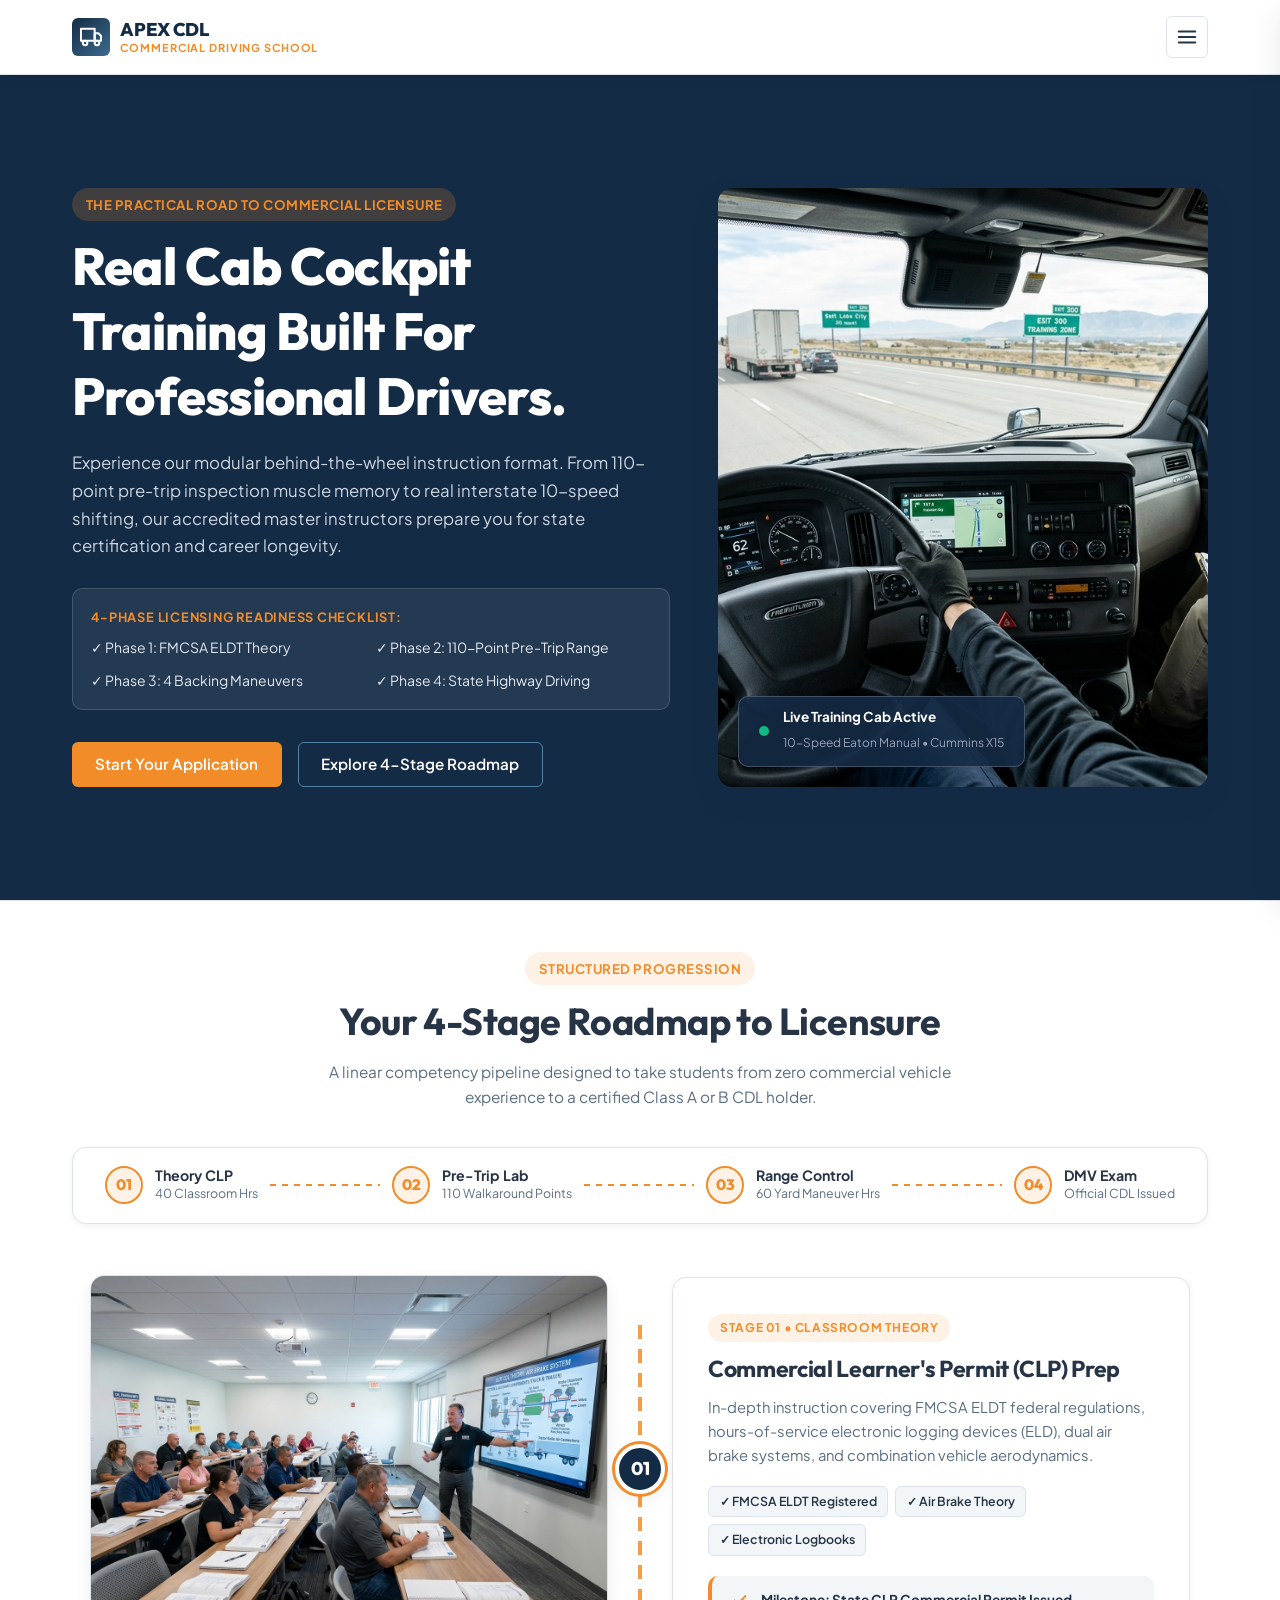
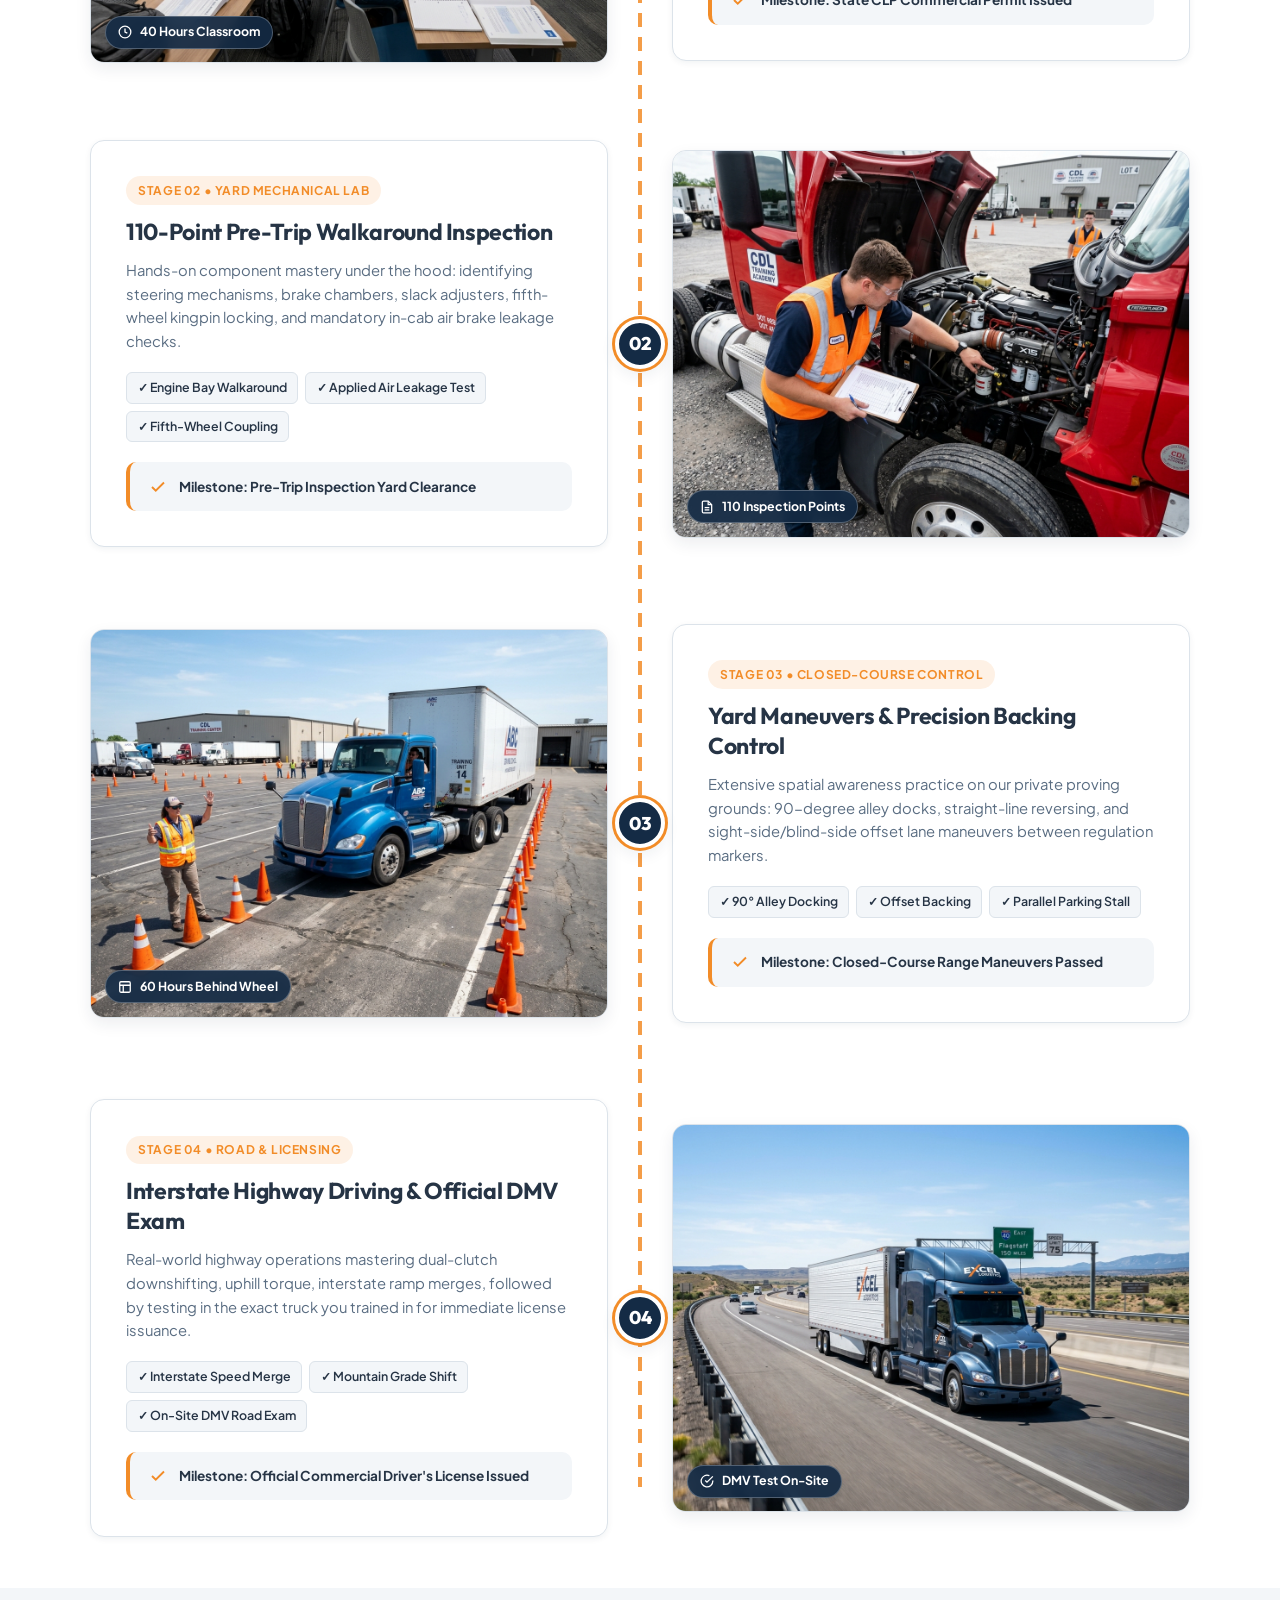
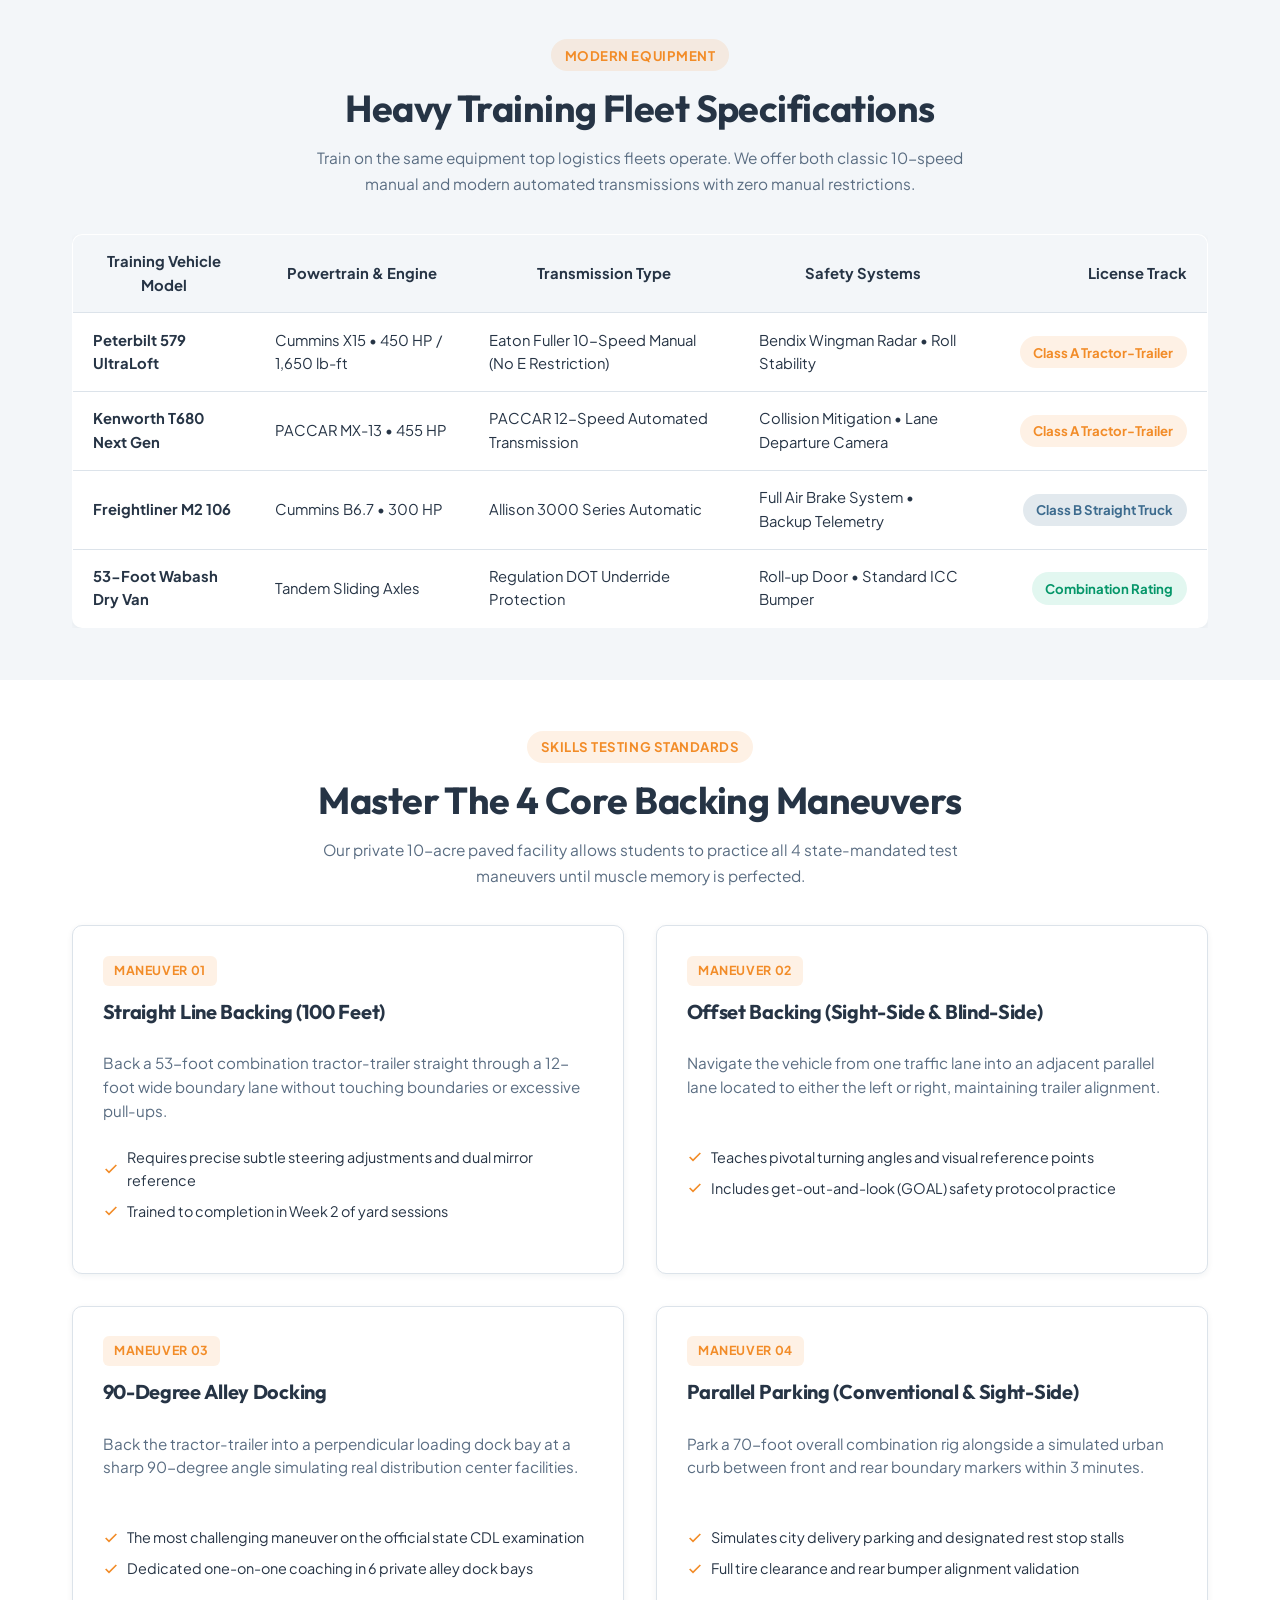
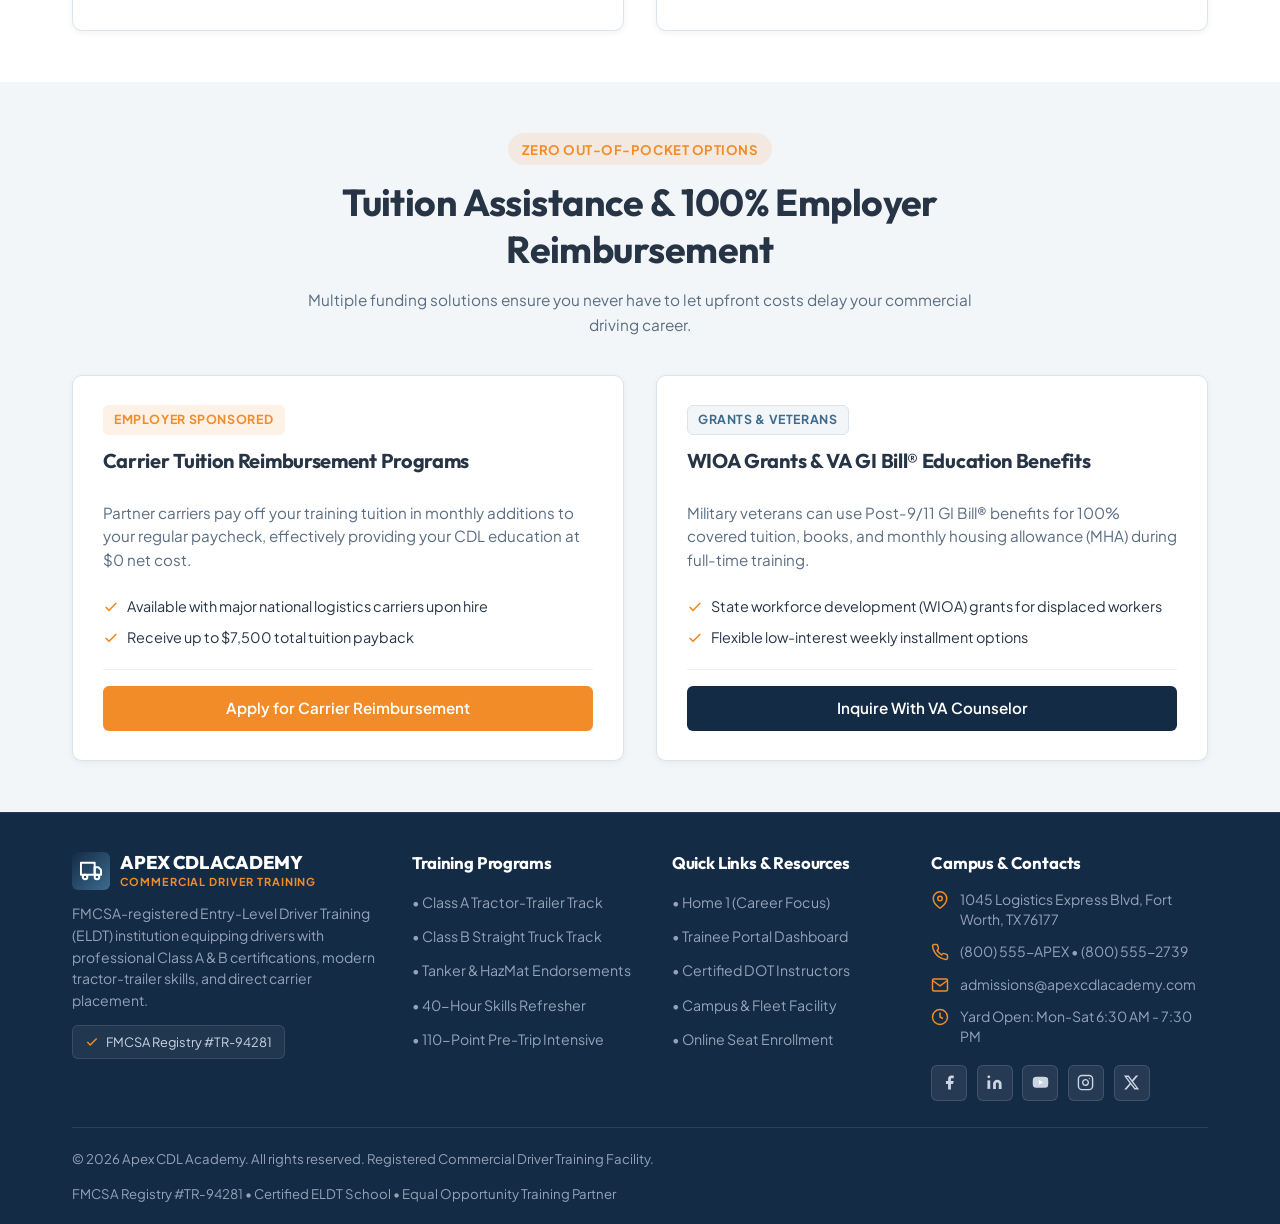
<file: home-2.html>
<!DOCTYPE html>
<html lang="en" dir="ltr">
<head>
  <meta charset="UTF-8">
  <meta name="viewport" content="width=device-width, initial-scale=1.0">
  <title>Apex CDL Academy | Modern Truck Driver Training Journey (Home 2)</title>
  <meta name="description" content="Explore our step-by-step CDL training roadmap, license class comparison, and behind-the-wheel instruction format.">
  <link rel="icon" type="image/svg+xml" href="assets/images/favicon.svg">
  <link rel="stylesheet" href="css/style.css">
</head>
<body>

  <!-- Preloader Screen -->
  <div id="apexPreloader" class="apex-preloader" aria-hidden="true">
    <div class="preloader-content">
      <div class="preloader-truck-box">
        <svg class="preloader-truck-svg" viewBox="0 0 24 24" fill="none" stroke="currentColor" stroke-width="2.2" stroke-linecap="round" stroke-linejoin="round">
          <rect x="1" y="3" width="15" height="13"></rect>
          <polygon points="16 8 20 8 23 11 23 16 16 16 8"></polygon>
          <circle cx="5.5" cy="18.5" r="2.5"></circle>
          <circle cx="18.5" cy="18.5" r="2.5"></circle>
        </svg>
      </div>
      <div class="preloader-title">APEX CDL ACADEMY</div>
      <div class="preloader-track">
        <div class="preloader-bar"></div>
      </div>
      <div class="preloader-subtext">Initializing Technical Cockpit...</div>
    </div>
  </div>

  <!-- Site Header (Sticky on all screen sizes) -->
  <header class="site-header">
    <div class="container header-inner">
      <a href="index.html" class="brand-logo" id="brandLogoHome2">
        <div class="brand-icon">
          <svg viewBox="0 0 24 24" fill="none" stroke="currentColor" stroke-width="2.2" stroke-linecap="round" stroke-linejoin="round">
            <rect x="1" y="3" width="15" height="13"></rect>
            <polygon points="16 8 20 8 23 11 23 16 16 16 16 8"></polygon>
            <circle cx="5.5" cy="18.5" r="2.5"></circle>
            <circle cx="18.5" cy="18.5" r="2.5"></circle>
          </svg>
        </div>
        <div class="brand-text">
          <span class="brand-title">APEX CDL</span>
          <span class="brand-subtitle">Commercial Driving School</span>
        </div>
      </a>

      <!-- Desktop Navigation (Displayed on wide screens >= 1367px) -->
      <nav class="desktop-nav" aria-label="Main Navigation">
        <div class="nav-item has-dropdown">
          <a href="home-2.html" class="nav-link active" id="desktopHomeLink2">
            Home
            <svg width="14" height="14" viewBox="0 0 24 24" fill="none" stroke="currentColor" stroke-width="2.5"><polyline points="6 9 12 15 18 9"></polyline></svg>
          </a>
          <ul class="dropdown-menu" aria-label="Home Versions">
            <li><a href="index.html" class="dropdown-link">Home 1 (Career Focus)</a></li>
            <li><a href="home-2.html" class="dropdown-link active">Home 2 (Technical Journey)</a></li>
          </ul>
        </div>
        <a href="programs.html" class="nav-link">Programs</a>
        <a href="instructors.html" class="nav-link">Instructors</a>
        <a href="about.html" class="nav-link">About</a>
        <a href="contact.html" class="nav-link">Contact</a>
        <a href="dashboard.html" class="nav-link">Dashboard</a>
      </nav>

      <!-- Header Action Controls -->
      <div class="header-actions">
        <button class="tool-btn theme-toggle-btn" type="button" aria-label="Toggle theme">
          <svg viewBox="0 0 24 24" fill="none" stroke="currentColor" stroke-width="2"><path d="M21 12.79A9 9 0 1 1 11.21 3 7 7 0 0 0 21 12.79z"></path></svg>
        </button>
        <button class="tool-btn dir-toggle-btn" type="button" aria-label="Toggle direction">LTR</button>
        <a href="login.html" class="btn btn-navy btn-sm" id="headerLoginBtn">Login</a>
        <a href="register.html" class="btn btn-primary btn-sm" id="headerCtaBtn">Enroll Now</a>
        <!-- Hamburger Button for Mobile, Tablet, iPad (<= 1366px) -->
        <button class="menu-toggle" id="menuToggle" aria-label="Open mobile navigation menu" aria-expanded="false" aria-controls="mobileNavDrawer">
          <svg viewBox="0 0 24 24" fill="none" stroke="currentColor" stroke-width="2.2" stroke-linecap="round" stroke-linejoin="round">
            <line x1="3" y1="12" x2="21" y2="12"></line>
            <line x1="3" y1="6" x2="21" y2="6"></line>
            <line x1="3" y1="18" x2="21" y2="18"></line>
          </svg>
        </button>
      </div>
    </div>
  </header>

  <!-- Mobile / Tablet / iPad Drawer Navigation (With Theme & RTL inside) -->
  <div class="mobile-nav-backdrop" id="navBackdrop"></div>
  <aside class="mobile-nav-drawer" id="mobileNavDrawer" aria-label="Mobile Navigation Menu">
    <div class="drawer-header">
      <span class="brand-title">Apex Navigation</span>
      <button class="drawer-close" id="drawerClose" aria-label="Close menu">
        <svg width="20" height="20" viewBox="0 0 24 24" fill="none" stroke="currentColor" stroke-width="2.5"><line x1="18" y1="6" x2="6" y2="18"></line><line x1="6" y1="6" x2="18" y2="18"></line></svg>
      </button>
    </div>
    <ul class="mobile-nav-list">
      <li class="mobile-nav-item has-mobile-dropdown">
        <button type="button" class="mobile-nav-link mobile-dropdown-btn active" id="mobileHomeToggle" aria-expanded="false">
          <span>Home</span>
          <svg class="mobile-chevron-icon" width="16" height="16" viewBox="0 0 24 24" fill="none" stroke="currentColor" stroke-width="2.5"><polyline points="6 9 12 15 18 9"></polyline></svg>
        </button>
        <ul class="mobile-submenu" id="mobileHomeSubmenu">
          <li><a href="index.html" class="mobile-sublink">Home 1 (Career Focused)</a></li>
          <li><a href="home-2.html" class="mobile-sublink active">Home 2 (Technical Journey)</a></li>
        </ul>
      </li>
      <li><a href="programs.html" class="mobile-nav-link">Training Programs</a></li>
      <li><a href="instructors.html" class="mobile-nav-link">Certified Instructors</a></li>
      <li><a href="about.html" class="mobile-nav-link">About Academy</a></li>
      <li><a href="contact.html" class="mobile-nav-link">Contact & Campus</a></li>
      <li><a href="dashboard.html" class="mobile-nav-link">Student Portal Dashboard</a></li>
    </ul>

    <!-- Preferences inside drawer for mobile/tablet views -->
    <div class="drawer-preferences">
      <span class="drawer-pref-title">Display Settings</span>
      <div class="drawer-pref-group">
        <button class="tool-btn theme-toggle-btn" type="button" aria-label="Toggle theme" title="Toggle theme">
          <svg viewBox="0 0 24 24" width="20" height="20" fill="none" stroke="currentColor" stroke-width="2"><path d="M21 12.79A9 9 0 1 1 11.21 3 7 7 0 0 0 21 12.79z"></path></svg>
        </button>
        <button class="tool-btn dir-toggle-btn" type="button" aria-label="Toggle direction" title="Toggle direction">
          <svg viewBox="0 0 24 24" width="20" height="20" fill="none" stroke="currentColor" stroke-width="2" stroke-linecap="round" stroke-linejoin="round" aria-hidden="true"><path d="M8 3L4 7l4 4M4 7h16M16 21l4-4-4-4M20 17H4"></path></svg>
        </button>
      </div>
    </div>

    <div class="drawer-cta">
      <a href="login.html" class="btn btn-navy btn-block">Student Login</a>
      <a href="register.html" class="btn btn-primary btn-block">Enroll Today</a>
    </div>
  </aside>

  <!-- MAIN CONTENT: COMPLETELY DIFFERENT LAYOUT FROM HOME 1 -->
  <main class="site-main" id="mainContentHome2">

    <!-- SECTION 1: Full-Screen 100vh Split-Screen Technical Immersion Hero -->
    <section class="content-section hero-home2" id="home2Section1" aria-labelledby="home2HeroTitle">
      <div class="container">
        <div class="hero-home2-split">
          <div class="hero-home2-panel">
            <span class="section-badge" style="background-color: rgba(242, 140, 40, 0.2); color: #F28C28; align-self: flex-start;">
              The Practical Road To Commercial Licensure
            </span>
            <h1 id="home2HeroTitle">Real Cab Cockpit Training Built For Professional Drivers.</h1>
            <p>
              Experience our modular behind-the-wheel instruction format. From 110-point pre-trip inspection muscle memory to real interstate 10-speed shifting, our accredited master instructors prepare you for state certification and career longevity.
            </p>

            <!-- Interactive Training Checklist Badge Box -->
            <div style="background: rgba(255, 255, 255, 0.07); border: 1px solid rgba(255, 255, 255, 0.15); border-radius: var(--radius-md); padding: 1.15rem; margin-bottom: 2rem;">
              <div style="font-size: 0.8rem; text-transform: uppercase; letter-spacing: 0.06em; color: var(--color-accent); font-weight: 700; margin-bottom: 0.5rem;">
                4-Phase Licensing Readiness Checklist:
              </div>
              <div style="display: grid; grid-template-columns: repeat(auto-fit, minmax(180px, 1fr)); gap: 0.65rem; font-size: 0.875rem; color: #E2E8F0;">
                <div>&check; Phase 1: FMCSA ELDT Theory</div>
                <div>&check; Phase 2: 110-Point Pre-Trip Range</div>
                <div>&check; Phase 3: 4 Backing Maneuvers</div>
                <div>&check; Phase 4: State Highway Driving</div>
              </div>
            </div>

            <div style="display: flex; flex-wrap: wrap; gap: 1rem;">
              <a href="register.html" class="btn btn-primary">Start Your Application</a>
              <a href="#roadmapSection" class="btn btn-outline" style="border-color: #5282a6; color: #FFFFFF;">Explore 4-Stage Roadmap</a>
            </div>
          </div>

          <div class="hero-home2-photo">
            <img src="assets/images/cab-training.jpg" alt="Commercial truck instructor guiding student driver from cab passenger seat" width="900" height="600" loading="eager">
            <div class="media-floating-badge" style="background: rgba(20, 43, 69, 0.9); border-color: rgba(255, 255, 255, 0.2); color: #FFFFFF;">
              <div style="width: 10px; height: 10px; border-radius: 50%; background: #10B981; animation: pulse 2s infinite;"></div>
              <div>
                <strong style="display:block; font-size: 0.85rem; color: #FFFFFF;">Live Training Cab Active</strong>
                <span style="font-size: 0.75rem; color: #94A3B8;">10-Speed Eaton Manual &bull; Cummins X15</span>
              </div>
            </div>
          </div>
        </div>
      </div>
    </section>

    <!-- SECTION 2: 4-Stage Alternating Roadmap Journey (Images + Zigzag Pathway) -->
    <section class="content-section" id="roadmapSection" aria-labelledby="roadmapTitle">
      <div class="container">
        <div class="section-header">
          <span class="section-badge">Structured Progression</span>
          <h2 class="section-title" id="roadmapTitle">Your 4-Stage Roadmap to Licensure</h2>
          <p class="section-description">
            A linear competency pipeline designed to take students from zero commercial vehicle experience to a certified Class A or B CDL holder.
          </p>
        </div>

        <!-- Linear Stepper Bar Overview -->
        <div class="roadmap-stepper-bar" aria-label="Roadmap stages summary">
          <div class="stepper-step">
            <div class="stepper-step-num">01</div>
            <div class="stepper-step-text">
              <strong>Theory CLP</strong>
              <span>40 Classroom Hrs</span>
            </div>
          </div>
          <div class="stepper-divider" aria-hidden="true"></div>
          <div class="stepper-step">
            <div class="stepper-step-num">02</div>
            <div class="stepper-step-text">
              <strong>Pre-Trip Lab</strong>
              <span>110 Walkaround Points</span>
            </div>
          </div>
          <div class="stepper-divider" aria-hidden="true"></div>
          <div class="stepper-step">
            <div class="stepper-step-num">03</div>
            <div class="stepper-step-text">
              <strong>Range Control</strong>
              <span>60 Yard Maneuver Hrs</span>
            </div>
          </div>
          <div class="stepper-divider" aria-hidden="true"></div>
          <div class="stepper-step">
            <div class="stepper-step-num">04</div>
            <div class="stepper-step-text">
              <strong>DMV Exam</strong>
              <span>Official CDL Issued</span>
            </div>
          </div>
        </div>

        <!-- Alternating Zigzag Timeline Journey with Images -->
        <div class="roadmap-timeline-wrapper">
          <!-- Stage 1 -->
          <article class="roadmap-stage-item" id="roadmapStage1">
            <div class="roadmap-stage-pin" aria-hidden="true">01</div>
            <div class="roadmap-stage-media">
              <img src="assets/images/stage1-classroom-theory.jpg" alt="FMCSA ELDT CDL classroom theory instruction" width="700" height="525" loading="lazy">
              <span class="roadmap-media-badge">
                <svg width="14" height="14" viewBox="0 0 24 24" fill="none" stroke="currentColor" stroke-width="2.2"><circle cx="12" cy="12" r="10"></circle><polyline points="12 6 12 12 16 14"></polyline></svg>
                <span>40 Hours Classroom</span>
              </span>
            </div>
            <div class="roadmap-stage-card">
              <span class="roadmap-phase-tag">Stage 01 &bull; Classroom Theory</span>
              <h3>Commercial Learner's Permit (CLP) Prep</h3>
              <p>
                In-depth instruction covering FMCSA ELDT federal regulations, hours-of-service electronic logging devices (ELD), dual air brake systems, and combination vehicle aerodynamics.
              </p>
              <div class="roadmap-skills-tags">
                <span class="roadmap-skill-pill">&check; FMCSA ELDT Registered</span>
                <span class="roadmap-skill-pill">&check; Air Brake Theory</span>
                <span class="roadmap-skill-pill">&check; Electronic Logbooks</span>
              </div>
              <div class="roadmap-deliverable-box">
                <svg width="18" height="18" viewBox="0 0 24 24" fill="none" stroke="currentColor" stroke-width="2.5"><polyline points="20 6 9 17 4 12"></polyline></svg>
                <span>Milestone: State CLP Commercial Permit Issued</span>
              </div>
            </div>
          </article>

          <!-- Stage 2 -->
          <article class="roadmap-stage-item" id="roadmapStage2">
            <div class="roadmap-stage-pin" aria-hidden="true">02</div>
            <div class="roadmap-stage-media">
              <img src="assets/images/stage2-pretrip-inspection.jpg" alt="Student inspecting commercial truck engine during pre-trip inspection" width="700" height="525" loading="lazy">
              <span class="roadmap-media-badge">
                <svg width="14" height="14" viewBox="0 0 24 24" fill="none" stroke="currentColor" stroke-width="2.2"><path d="M14 2H6a2 2 0 0 0-2 2v16a2 2 0 0 0 2 2h12a2 2 0 0 0 2-2V8z"></path><polyline points="14 2 14 8 20 8"></polyline><line x1="16" y1="13" x2="8" y2="13"></line><line x1="16" y1="17" x2="8" y2="17"></line></svg>
                <span>110 Inspection Points</span>
              </span>
            </div>
            <div class="roadmap-stage-card">
              <span class="roadmap-phase-tag">Stage 02 &bull; Yard Mechanical Lab</span>
              <h3>110-Point Pre-Trip Walkaround Inspection</h3>
              <p>
                Hands-on component mastery under the hood: identifying steering mechanisms, brake chambers, slack adjusters, fifth-wheel kingpin locking, and mandatory in-cab air brake leakage checks.
              </p>
              <div class="roadmap-skills-tags">
                <span class="roadmap-skill-pill">&check; Engine Bay Walkaround</span>
                <span class="roadmap-skill-pill">&check; Applied Air Leakage Test</span>
                <span class="roadmap-skill-pill">&check; Fifth-Wheel Coupling</span>
              </div>
              <div class="roadmap-deliverable-box">
                <svg width="18" height="18" viewBox="0 0 24 24" fill="none" stroke="currentColor" stroke-width="2.5"><polyline points="20 6 9 17 4 12"></polyline></svg>
                <span>Milestone: Pre-Trip Inspection Yard Clearance</span>
              </div>
            </div>
          </article>

          <!-- Stage 3 -->
          <article class="roadmap-stage-item" id="roadmapStage3">
            <div class="roadmap-stage-pin" aria-hidden="true">03</div>
            <div class="roadmap-stage-media">
              <img src="assets/images/stage3-backing-control.jpg" alt="Commercial semi truck backing into 90-degree alley dock between cones" width="700" height="525" loading="lazy">
              <span class="roadmap-media-badge">
                <svg width="14" height="14" viewBox="0 0 24 24" fill="none" stroke="currentColor" stroke-width="2.2"><rect x="3" y="3" width="18" height="18" rx="2"></rect><path d="M3 9h18M9 21V9"></path></svg>
                <span>60 Hours Behind Wheel</span>
              </span>
            </div>
            <div class="roadmap-stage-card">
              <span class="roadmap-phase-tag">Stage 03 &bull; Closed-Course Control</span>
              <h3>Yard Maneuvers & Precision Backing Control</h3>
              <p>
                Extensive spatial awareness practice on our private proving grounds: 90-degree alley docks, straight-line reversing, and sight-side/blind-side offset lane maneuvers between regulation markers.
              </p>
              <div class="roadmap-skills-tags">
                <span class="roadmap-skill-pill">&check; 90° Alley Docking</span>
                <span class="roadmap-skill-pill">&check; Offset Backing</span>
                <span class="roadmap-skill-pill">&check; Parallel Parking Stall</span>
              </div>
              <div class="roadmap-deliverable-box">
                <svg width="18" height="18" viewBox="0 0 24 24" fill="none" stroke="currentColor" stroke-width="2.5"><polyline points="20 6 9 17 4 12"></polyline></svg>
                <span>Milestone: Closed-Course Range Maneuvers Passed</span>
              </div>
            </div>
          </article>

          <!-- Stage 4 -->
          <article class="roadmap-stage-item" id="roadmapStage4">
            <div class="roadmap-stage-pin" aria-hidden="true">04</div>
            <div class="roadmap-stage-media">
              <img src="assets/images/stage4-highway-dmv.jpg" alt="Commercial semi truck driving on open interstate highway" width="700" height="525" loading="lazy">
              <span class="roadmap-media-badge">
                <svg width="14" height="14" viewBox="0 0 24 24" fill="none" stroke="currentColor" stroke-width="2.2"><path d="M22 11.08V12a10 10 0 1 1-5.93-9.14"></path><polyline points="22 4 12 14.01 9 11.01"></polyline></svg>
                <span>DMV Test On-Site</span>
              </span>
            </div>
            <div class="roadmap-stage-card">
              <span class="roadmap-phase-tag">Stage 04 &bull; Road & Licensing</span>
              <h3>Interstate Highway Driving & Official DMV Exam</h3>
              <p>
                Real-world highway operations mastering dual-clutch downshifting, uphill torque, interstate ramp merges, followed by testing in the exact truck you trained in for immediate license issuance.
              </p>
              <div class="roadmap-skills-tags">
                <span class="roadmap-skill-pill">&check; Interstate Speed Merge</span>
                <span class="roadmap-skill-pill">&check; Mountain Grade Shift</span>
                <span class="roadmap-skill-pill">&check; On-Site DMV Road Exam</span>
              </div>
              <div class="roadmap-deliverable-box">
                <svg width="18" height="18" viewBox="0 0 24 24" fill="none" stroke="currentColor" stroke-width="2.5"><polyline points="20 6 9 17 4 12"></polyline></svg>
                <span>Milestone: Official Commercial Driver's License Issued</span>
              </div>
            </div>
          </article>
        </div>
      </div>
    </section>

    <!-- SECTION 3: Heavy Training Rig Fleet Specifications Matrix (Completely Unique to Home 2) -->
    <section class="content-section bg-alt" id="rigSpecsSection" aria-labelledby="fleetMatrixTitle">
      <div class="container">
        <div class="section-header">
          <span class="section-badge">Modern Equipment</span>
          <h2 class="section-title" id="fleetMatrixTitle">Heavy Training Fleet Specifications</h2>
          <p class="section-description">
            Train on the same equipment top logistics fleets operate. We offer both classic 10-speed manual and modern automated transmissions with zero manual restrictions.
          </p>
        </div>

        <div style="overflow-x: auto;">
          <table class="spec-matrix-table">
            <thead>
              <tr>
                <th>Training Vehicle Model</th>
                <th>Powertrain & Engine</th>
                <th>Transmission Type</th>
                <th>Safety Systems</th>
                <th>License Track</th>
              </tr>
            </thead>
            <tbody>
              <tr>
                <td><strong>Peterbilt 579 UltraLoft</strong></td>
                <td>Cummins X15 &bull; 450 HP / 1,650 lb-ft</td>
                <td>Eaton Fuller 10-Speed Manual (No E Restriction)</td>
                <td>Bendix Wingman Radar &bull; Roll Stability</td>
                <td><span class="badge-blue">Class A Tractor-Trailer</span></td>
              </tr>
              <tr>
                <td><strong>Kenworth T680 Next Gen</strong></td>
                <td>PACCAR MX-13 &bull; 455 HP</td>
                <td>PACCAR 12-Speed Automated Transmission</td>
                <td>Collision Mitigation &bull; Lane Departure Camera</td>
                <td><span class="badge-blue">Class A Tractor-Trailer</span></td>
              </tr>
              <tr>
                <td><strong>Freightliner M2 106</strong></td>
                <td>Cummins B6.7 &bull; 300 HP</td>
                <td>Allison 3000 Series Automatic</td>
                <td>Full Air Brake System &bull; Backup Telemetry</td>
                <td><span class="badge-purple">Class B Straight Truck</span></td>
              </tr>
              <tr>
                <td><strong>53-Foot Wabash Dry Van</strong></td>
                <td>Tandem Sliding Axles</td>
                <td>Regulation DOT Underride Protection</td>
                <td>Roll-up Door &bull; Standard ICC Bumper</td>
                <td><span class="badge-green">Combination Rating</span></td>
              </tr>
            </tbody>
          </table>
        </div>
      </div>
    </section>

    <!-- SECTION 4: CDL Backing Maneuvers Technical Guide (Unique Diagram Cards) -->
    <section class="content-section" id="maneuversGuideSection" aria-labelledby="maneuversGuideTitle">
      <div class="container">
        <div class="section-header">
          <span class="section-badge">Skills Testing Standards</span>
          <h2 class="section-title" id="maneuversGuideTitle">Master The 4 Core Backing Maneuvers</h2>
          <p class="section-description">
            Our private 10-acre paved facility allows students to practice all 4 state-mandated test maneuvers until muscle memory is perfected.
          </p>
        </div>

        <div class="card-grid-2">
          <!-- Maneuver 1 -->
          <article class="feature-card">
            <span class="card-tag accent">Maneuver 01</span>
            <h3 class="card-title">Straight Line Backing (100 Feet)</h3>
            <p class="card-desc">
              Back a 53-foot combination tractor-trailer straight through a 12-foot wide boundary lane without touching boundaries or excessive pull-ups.
            </p>
            <ul class="card-meta-list">
              <li class="card-meta-item">
                <svg width="16" height="16" viewBox="0 0 24 24" fill="none" stroke="currentColor" stroke-width="2.5"><polyline points="20 6 9 17 4 12"></polyline></svg>
                <span>Requires precise subtle steering adjustments and dual mirror reference</span>
              </li>
              <li class="card-meta-item">
                <svg width="16" height="16" viewBox="0 0 24 24" fill="none" stroke="currentColor" stroke-width="2.5"><polyline points="20 6 9 17 4 12"></polyline></svg>
                <span>Trained to completion in Week 2 of yard sessions</span>
              </li>
            </ul>
          </article>

          <!-- Maneuver 2 -->
          <article class="feature-card">
            <span class="card-tag accent">Maneuver 02</span>
            <h3 class="card-title">Offset Backing (Sight-Side & Blind-Side)</h3>
            <p class="card-desc">
              Navigate the vehicle from one traffic lane into an adjacent parallel lane located to either the left or right, maintaining trailer alignment.
            </p>
            <ul class="card-meta-list">
              <li class="card-meta-item">
                <svg width="16" height="16" viewBox="0 0 24 24" fill="none" stroke="currentColor" stroke-width="2.5"><polyline points="20 6 9 17 4 12"></polyline></svg>
                <span>Teaches pivotal turning angles and visual reference points</span>
              </li>
              <li class="card-meta-item">
                <svg width="16" height="16" viewBox="0 0 24 24" fill="none" stroke="currentColor" stroke-width="2.5"><polyline points="20 6 9 17 4 12"></polyline></svg>
                <span>Includes get-out-and-look (GOAL) safety protocol practice</span>
              </li>
            </ul>
          </article>

          <!-- Maneuver 3 -->
          <article class="feature-card">
            <span class="card-tag accent">Maneuver 03</span>
            <h3 class="card-title">90-Degree Alley Docking</h3>
            <p class="card-desc">
              Back the tractor-trailer into a perpendicular loading dock bay at a sharp 90-degree angle simulating real distribution center facilities.
            </p>
            <ul class="card-meta-list">
              <li class="card-meta-item">
                <svg width="16" height="16" viewBox="0 0 24 24" fill="none" stroke="currentColor" stroke-width="2.5"><polyline points="20 6 9 17 4 12"></polyline></svg>
                <span>The most challenging maneuver on the official state CDL examination</span>
              </li>
              <li class="card-meta-item">
                <svg width="16" height="16" viewBox="0 0 24 24" fill="none" stroke="currentColor" stroke-width="2.5"><polyline points="20 6 9 17 4 12"></polyline></svg>
                <span>Dedicated one-on-one coaching in 6 private alley dock bays</span>
              </li>
            </ul>
          </article>

          <!-- Maneuver 4 -->
          <article class="feature-card">
            <span class="card-tag accent">Maneuver 04</span>
            <h3 class="card-title">Parallel Parking (Conventional & Sight-Side)</h3>
            <p class="card-desc">
              Park a 70-foot overall combination rig alongside a simulated urban curb between front and rear boundary markers within 3 minutes.
            </p>
            <ul class="card-meta-list">
              <li class="card-meta-item">
                <svg width="16" height="16" viewBox="0 0 24 24" fill="none" stroke="currentColor" stroke-width="2.5"><polyline points="20 6 9 17 4 12"></polyline></svg>
                <span>Simulates city delivery parking and designated rest stop stalls</span>
              </li>
              <li class="card-meta-item">
                <svg width="16" height="16" viewBox="0 0 24 24" fill="none" stroke="currentColor" stroke-width="2.5"><polyline points="20 6 9 17 4 12"></polyline></svg>
                <span>Full tire clearance and rear bumper alignment validation</span>
              </li>
            </ul>
          </article>
        </div>
      </div>
    </section>

    <!-- SECTION 5: Tuition Financing, GI Bill® & Employer Reimbursement (Distinct from Home 1) -->
    <section class="content-section bg-alt" id="financingSection" aria-labelledby="financingTitle">
      <div class="container">
        <div class="section-header">
          <span class="section-badge">Zero Out-Of-Pocket Options</span>
          <h2 class="section-title" id="financingTitle">Tuition Assistance & 100% Employer Reimbursement</h2>
          <p class="section-description">
            Multiple funding solutions ensure you never have to let upfront costs delay your commercial driving career.
          </p>
        </div>

        <div class="card-grid-2">
          <!-- Funding Option 1 -->
          <article class="feature-card">
            <span class="card-tag accent">Employer Sponsored</span>
            <h3 class="card-title">Carrier Tuition Reimbursement Programs</h3>
            <p class="card-desc">
              Partner carriers pay off your training tuition in monthly additions to your regular paycheck, effectively providing your CDL education at $0 net cost.
            </p>
            <ul class="card-meta-list">
              <li class="card-meta-item">
                <svg width="16" height="16" viewBox="0 0 24 24" fill="none" stroke="currentColor" stroke-width="2.5"><polyline points="20 6 9 17 4 12"></polyline></svg>
                <span>Available with major national logistics carriers upon hire</span>
              </li>
              <li class="card-meta-item">
                <svg width="16" height="16" viewBox="0 0 24 24" fill="none" stroke="currentColor" stroke-width="2.5"><polyline points="20 6 9 17 4 12"></polyline></svg>
                <span>Receive up to $7,500 total tuition payback</span>
              </li>
            </ul>
            <div class="card-footer-action">
              <a href="register.html" class="btn btn-primary btn-block">Apply for Carrier Reimbursement</a>
            </div>
          </article>

          <!-- Funding Option 2 -->
          <article class="feature-card">
            <span class="card-tag">Grants & Veterans</span>
            <h3 class="card-title">WIOA Grants & VA GI Bill&reg; Education Benefits</h3>
            <p class="card-desc">
              Military veterans can use Post-9/11 GI Bill&reg; benefits for 100% covered tuition, books, and monthly housing allowance (MHA) during full-time training.
            </p>
            <ul class="card-meta-list">
              <li class="card-meta-item">
                <svg width="16" height="16" viewBox="0 0 24 24" fill="none" stroke="currentColor" stroke-width="2.5"><polyline points="20 6 9 17 4 12"></polyline></svg>
                <span>State workforce development (WIOA) grants for displaced workers</span>
              </li>
              <li class="card-meta-item">
                <svg width="16" height="16" viewBox="0 0 24 24" fill="none" stroke="currentColor" stroke-width="2.5"><polyline points="20 6 9 17 4 12"></polyline></svg>
                <span>Flexible low-interest weekly installment options</span>
              </li>
            </ul>
            <div class="card-footer-action">
              <a href="contact.html" class="btn btn-navy btn-block">Inquire With VA Counselor</a>
            </div>
          </article>
        </div>
      </div>
    </section>

  </main>

  <!-- Site Footer (Rich 4-Column Layout, Compact Spacing, Contact Info & Socials) -->
  <footer class="site-footer">
    <div class="container">
      <div class="footer-grid-4">
        <!-- Col 1: Brand Info & Accreditation -->
        <div class="footer-col">
          <div class="brand-logo" style="margin-bottom: 0.85rem;">
            <div class="brand-icon">
              <svg viewBox="0 0 24 24" fill="none" stroke="currentColor" stroke-width="2.2" stroke-linecap="round" stroke-linejoin="round">
                <rect x="1" y="3" width="15" height="13"></rect>
                <polygon points="16 8 20 8 23 11 23 16 16 16 16 8"></polygon>
                <circle cx="5.5" cy="18.5" r="2.5"></circle>
                <circle cx="18.5" cy="18.5" r="2.5"></circle>
              </svg>
            </div>
            <div class="brand-text">
              <span class="brand-title" style="color: #FFFFFF;">APEX CDL ACADEMY</span>
              <span class="brand-subtitle">Commercial Driver Training</span>
            </div>
          </div>
          <p style="color: #94A3B8; font-size: 0.875rem; line-height: 1.55; margin-bottom: 0.85rem;">
            FMCSA-registered Entry-Level Driver Training (ELDT) institution equipping drivers with professional Class A & B certifications, modern tractor-trailer skills, and direct carrier placement.
          </p>
          <div style="font-size: 0.8rem; color: #CBD5E1; display: inline-flex; align-items: center; gap: 0.45rem; background: rgba(255,255,255,0.06); padding: 0.35rem 0.75rem; border-radius: var(--radius-sm); border: 1px solid rgba(255,255,255,0.1);">
            <svg width="14" height="14" viewBox="0 0 24 24" fill="none" stroke="#F28C28" stroke-width="2.5"><polyline points="20 6 9 17 4 12"></polyline></svg>
            <span>FMCSA Registry #TR-94281</span>
          </div>
        </div>

        <!-- Col 2: Training Tracks -->
        <div class="footer-col">
          <h3>Training Programs</h3>
          <ul class="footer-links">
            <li><a href="programs.html">&bull; Class A Tractor-Trailer Track</a></li>
            <li><a href="programs.html">&bull; Class B Straight Truck Track</a></li>
            <li><a href="programs.html">&bull; Tanker & HazMat Endorsements</a></li>
            <li><a href="programs.html">&bull; 40-Hour Skills Refresher</a></li>
            <li><a href="programs.html">&bull; 110-Point Pre-Trip Intensive</a></li>
          </ul>
        </div>

        <!-- Col 3: Student & Career Links -->
        <div class="footer-col">
          <h3>Quick Links & Resources</h3>
          <ul class="footer-links">
            <li><a href="index.html">&bull; Home 1 (Career Focus)</a></li>
            <li><a href="dashboard.html">&bull; Trainee Portal Dashboard</a></li>
            <li><a href="instructors.html">&bull; Certified DOT Instructors</a></li>
            <li><a href="about.html">&bull; Campus & Fleet Facility</a></li>
            <li><a href="register.html">&bull; Online Seat Enrollment</a></li>
          </ul>
        </div>

        <!-- Col 4: Campus Contact Info & Social Icons -->
        <div class="footer-col">
          <h3>Campus & Contacts</h3>
          <ul class="footer-contact-list">
            <li class="footer-contact-item">
              <svg viewBox="0 0 24 24" fill="none" stroke="currentColor" stroke-width="2"><path d="M21 10c0 7-9 13-9 13s-9-6-9-13a9 9 0 0 1 18 0z"></path><circle cx="12" cy="10" r="3"></circle></svg>
              <span>1045 Logistics Express Blvd, Fort Worth, TX 76177</span>
            </li>
            <li class="footer-contact-item">
              <svg viewBox="0 0 24 24" fill="none" stroke="currentColor" stroke-width="2"><path d="M22 16.92v3a2 2 0 0 1-2.18 2 19.79 19.79 0 0 1-8.63-3.07 19.5 19.5 0 0 1-6-6 19.79 19.79 0 0 1-3.07-8.67A2 2 0 0 1 4.11 2h3a2 2 0 0 1 2 1.72 12.84 12.84 0 0 0 .7 2.81 2 2 0 0 1-.45 2.11L8.09 9.91a16 16 0 0 0 6 6l1.27-1.27a2 2 0 0 1 2.11-.45 12.84 12.84 0 0 0 2.81.7A2 2 0 0 1 22 16.92z"></path></svg>
              <span>(800) 555-APEX &bull; (800) 555-2739</span>
            </li>
            <li class="footer-contact-item">
              <svg viewBox="0 0 24 24" fill="none" stroke="currentColor" stroke-width="2"><path d="M4 4h16c1.1 0 2 .9 2 2v12c0 1.1-.9 2-2 2H4c-1.1 0-2-.9-2-2V6c0-1.1.9-2 2-2z"></path><polyline points="22,6 12,13 2,6"></polyline></svg>
              <span>admissions@apexcdlacademy.com</span>
            </li>
            <li class="footer-contact-item">
              <svg viewBox="0 0 24 24" fill="none" stroke="currentColor" stroke-width="2"><circle cx="12" cy="12" r="10"></circle><polyline points="12 6 12 12 16 14"></polyline></svg>
              <span>Yard Open: Mon-Sat 6:30 AM - 7:30 PM</span>
            </li>
          </ul>

          <!-- Social Icons -->
          <div class="footer-social-links" aria-label="Social Media Links">
            <a href="https://facebook.com" target="_blank" rel="noopener noreferrer" class="social-icon-btn" aria-label="Facebook">
              <svg viewBox="0 0 24 24" fill="currentColor"><path d="M18 2h-3a5 5 0 0 0-5 5v3H7v4h3v8h4v-8h3l1-4h-4V7a1 1 0 0 1 1-1h3z"></path></svg>
            </a>
            <a href="https://linkedin.com" target="_blank" rel="noopener noreferrer" class="social-icon-btn" aria-label="LinkedIn">
              <svg viewBox="0 0 24 24" fill="currentColor"><path d="M16 8a6 6 0 0 1 6 6v7h-4v-7a2 2 0 0 0-2-2 2 2 0 0 0-2 2v7h-4v-7a6 6 0 0 1 6-6z"></path><rect x="2" y="9" width="4" height="12"></rect><circle cx="4" cy="4" r="2"></circle></svg>
            </a>
            <a href="https://youtube.com" target="_blank" rel="noopener noreferrer" class="social-icon-btn" aria-label="YouTube">
              <svg viewBox="0 0 24 24" fill="currentColor"><path d="M22.54 6.42a2.78 2.78 0 0 0-1.94-2C18.88 4 12 4 12 4s-6.88 0-8.6.46a2.78 2.78 0 0 0-1.94 2A29 29 0 0 0 1 11.75a29 29 0 0 0 .46 5.33A2.78 2.78 0 0 0 3.4 19c1.72.46 8.6.46 8.6.46s6.88 0 8.6-.46a2.78 2.78 0 0 0 1.94-2 29 29 0 0 0 .46-5.25 29 29 0 0 0-.46-5.33z"></path><polygon points="9.75 15.02 15.5 11.75 9.75 8.48 9.75 15.02" fill="#FFFFFF"></polygon></svg>
            </a>
            <a href="https://instagram.com" target="_blank" rel="noopener noreferrer" class="social-icon-btn" aria-label="Instagram">
              <svg viewBox="0 0 24 24" fill="none" stroke="currentColor" stroke-width="2" stroke-linecap="round" stroke-linejoin="round"><rect x="2" y="2" width="20" height="20" rx="5" ry="5"></rect><path d="M16 11.37A4 4 0 1 1 12.63 8 4 4 0 0 1 16 11.37z"></path><line x1="17.5" y1="6.5" x2="17.51" y2="6.5"></line></svg>
            </a>
            <a href="https://x.com" target="_blank" rel="noopener noreferrer" class="social-icon-btn" aria-label="X (formerly Twitter)">
              <svg viewBox="0 0 24 24" fill="currentColor"><path d="M18.244 2.25h3.308l-7.227 8.26 8.502 11.24H16.17l-5.214-6.817L4.99 21.75H1.68l7.73-8.835L1.254 2.25H8.08l4.713 6.231zm-1.161 17.52h1.833L7.084 4.126H5.117z"></path></svg>
            </a>
          </div>
        </div>
      </div>

      <div class="footer-bottom">
        <div>&copy; 2026 Apex CDL Academy. All rights reserved. Registered Commercial Driver Training Facility.</div>
        <div>FMCSA Registry #TR-94281 &bull; Certified ELDT School &bull; Equal Opportunity Training Partner</div>
      </div>
    </div>
  </footer>

  <!-- Back to Top Arrow Button -->
  <button type="button" class="back-to-top" id="backToTop" aria-label="Scroll back to top" title="Scroll back to top">
    <svg viewBox="0 0 24 24" fill="none" stroke="currentColor" stroke-width="2.5" stroke-linecap="round" stroke-linejoin="round" aria-hidden="true">
      <line x1="12" y1="19" x2="12" y2="5"></line>
      <polyline points="5 12 12 5 19 12"></polyline>
    </svg>
  </button>

  <script src="js/main.js"></script>
</body>
</html>
</file>
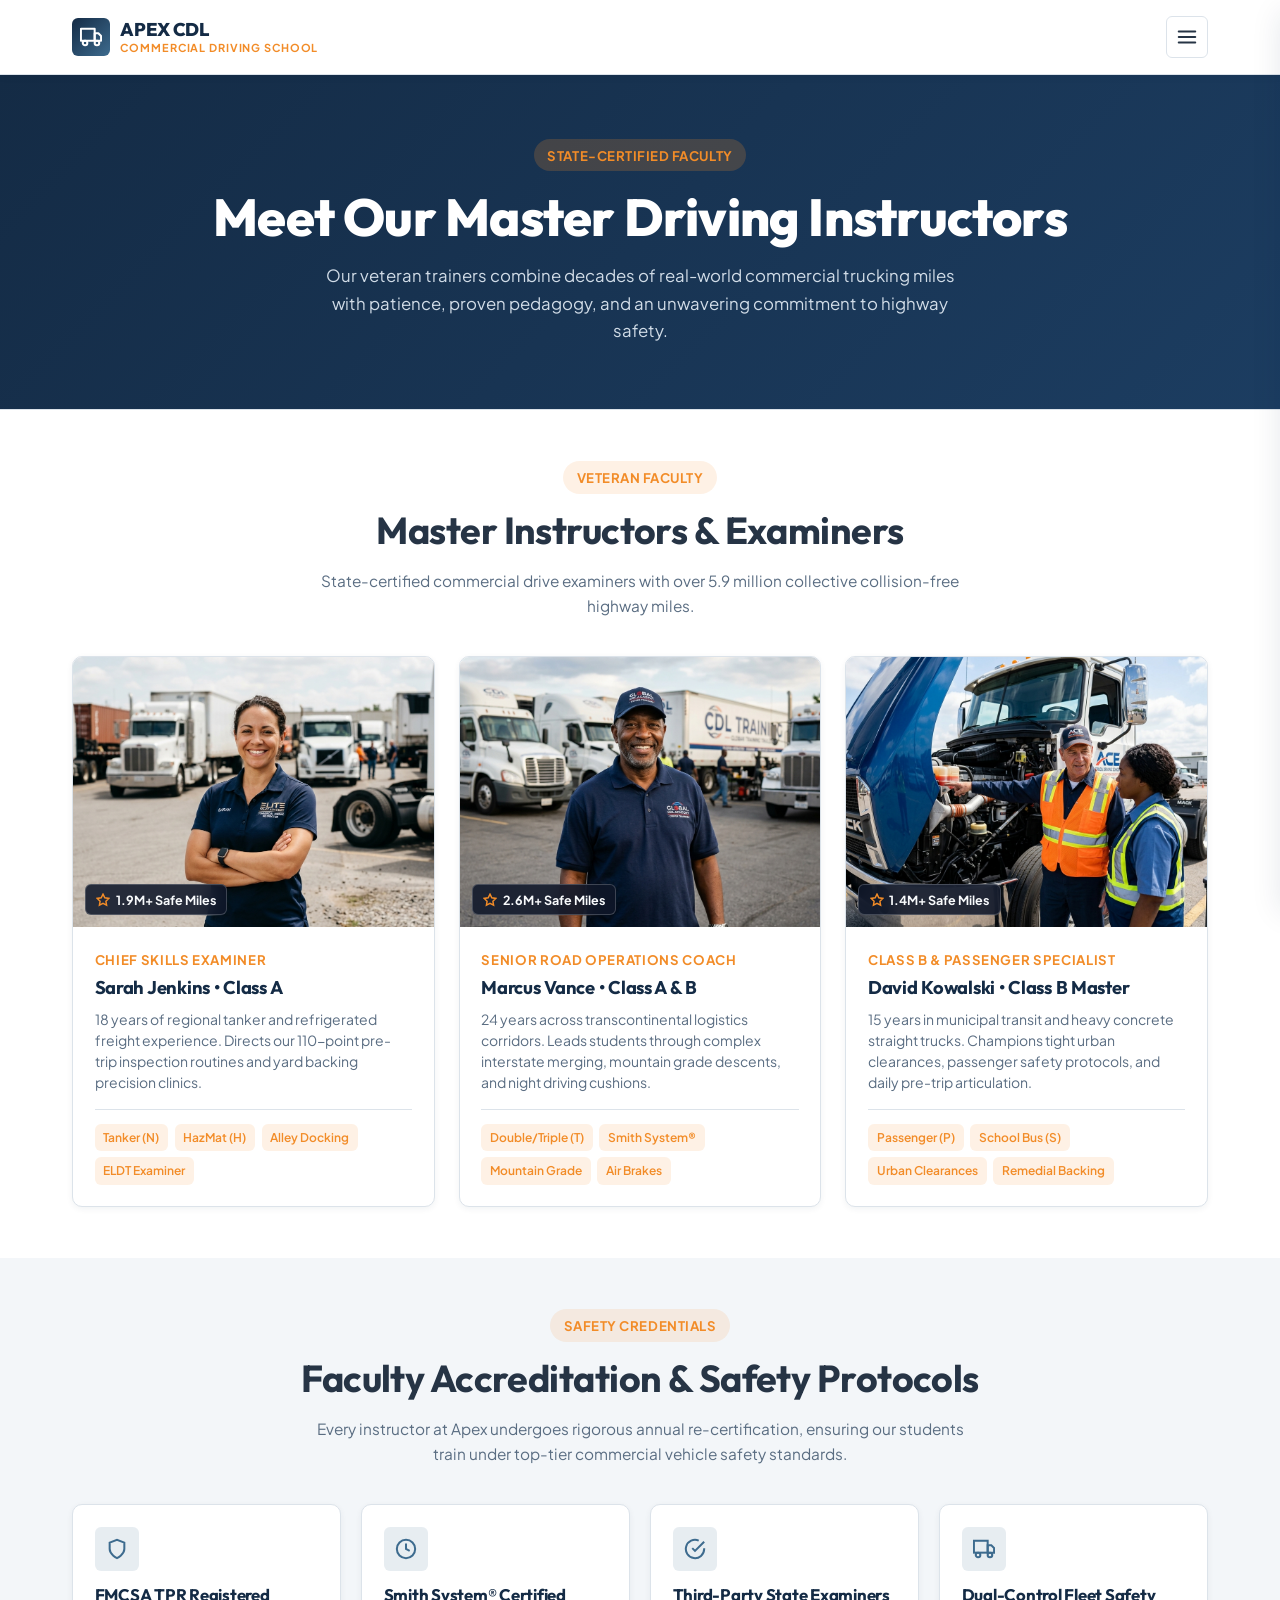
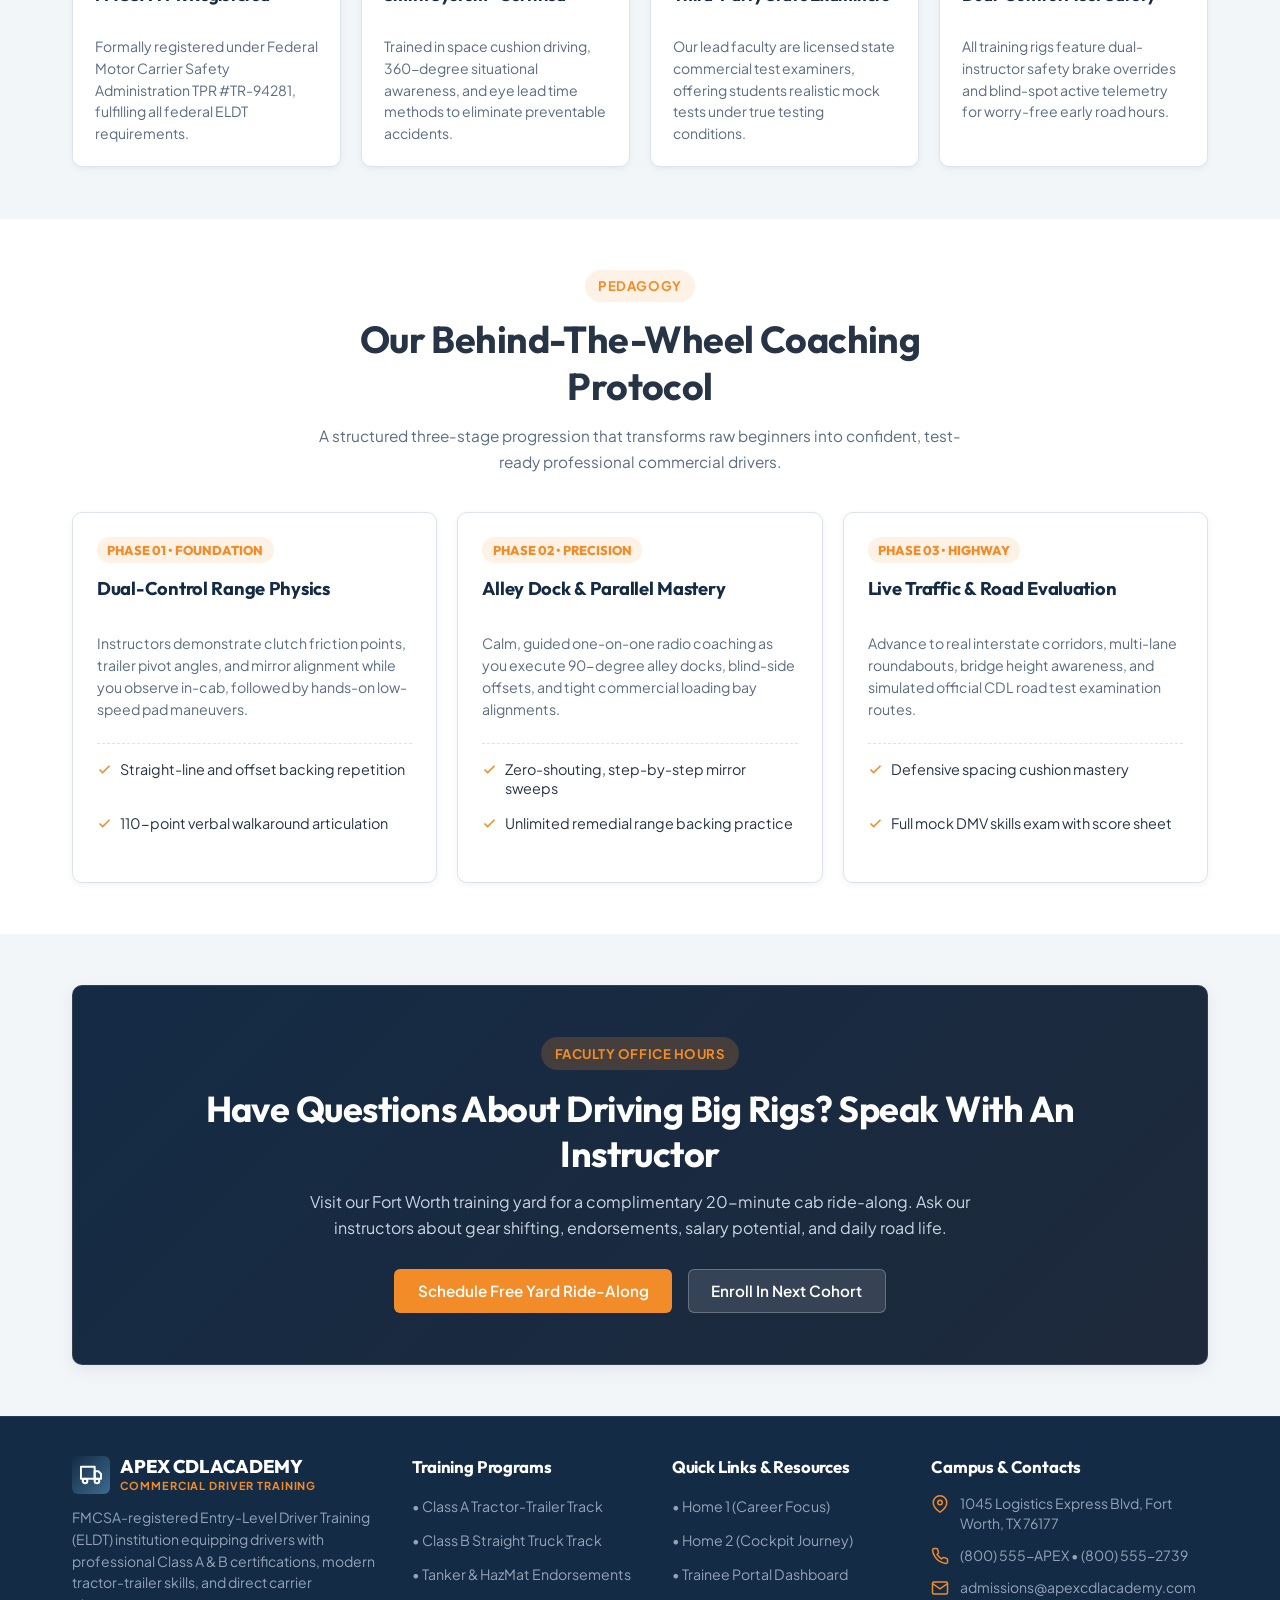
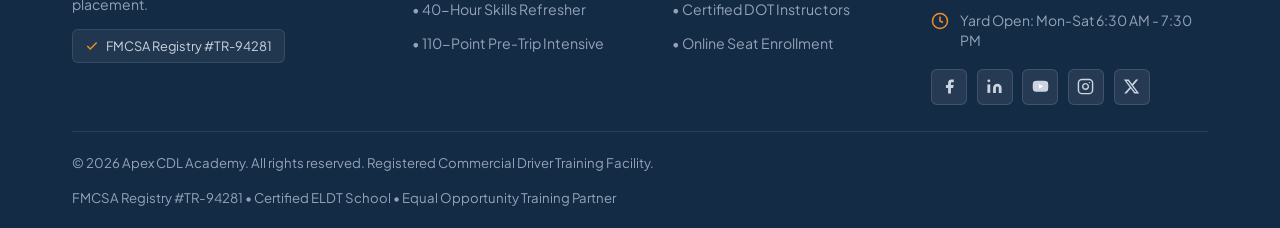
<file: instructors.html>
<!DOCTYPE html>
<html lang="en" dir="ltr">
<head>
  <meta charset="UTF-8">
  <meta name="viewport" content="width=device-width, initial-scale=1.0">
  <title>Apex CDL Academy | Certified Commercial Driving Instructors</title>
  <meta name="description" content="Meet our FMCSA-registered commercial driver instructors with decades of over-the-road experience, safety training, and personal cab mentorship.">
  <link rel="icon" type="image/svg+xml" href="assets/images/favicon.svg">
  <link rel="stylesheet" href="css/style.css">
</head>
<body>

  <!-- Preloader Screen -->
  <div id="apexPreloader" class="apex-preloader" aria-hidden="true">
    <div class="preloader-content">
      <div class="preloader-truck-box">
        <svg class="preloader-truck-svg" viewBox="0 0 24 24" fill="none" stroke="currentColor" stroke-width="2.2" stroke-linecap="round" stroke-linejoin="round">
          <rect x="1" y="3" width="15" height="13"></rect>
          <polygon points="16 8 20 8 23 11 23 16 16 16 8"></polygon>
          <circle cx="5.5" cy="18.5" r="2.5"></circle>
          <circle cx="18.5" cy="18.5" r="2.5"></circle>
        </svg>
      </div>
      <div class="preloader-title">APEX CDL ACADEMY</div>
      <div class="preloader-track">
        <div class="preloader-bar"></div>
      </div>
      <div class="preloader-subtext">Connecting Master Instructors...</div>
    </div>
  </div>

  <!-- Site Header (Excluded from content section count) -->
  <header class="site-header">
    <div class="container header-inner">
      <a href="index.html" class="brand-logo" id="brandLogoInstructors">
        <div class="brand-icon">
          <svg viewBox="0 0 24 24" fill="none" stroke="currentColor" stroke-width="2.2" stroke-linecap="round" stroke-linejoin="round">
            <rect x="1" y="3" width="15" height="13"></rect>
            <polygon points="16 8 20 8 23 11 23 16 16 16 16 8"></polygon>
            <circle cx="5.5" cy="18.5" r="2.5"></circle>
            <circle cx="18.5" cy="18.5" r="2.5"></circle>
          </svg>
        </div>
        <div class="brand-text">
          <span class="brand-title">APEX CDL</span>
          <span class="brand-subtitle">Commercial Driving School</span>
        </div>
      </a>

      <!-- Desktop Navigation (Displayed on wide screens >= 1367px) -->
      <nav class="desktop-nav" aria-label="Main Navigation">
        <div class="nav-item has-dropdown">
          <a href="index.html" class="nav-link" id="desktopHomeLinkInst">
            Home
            <svg width="14" height="14" viewBox="0 0 24 24" fill="none" stroke="currentColor" stroke-width="2.5"><polyline points="6 9 12 15 18 9"></polyline></svg>
          </a>
          <ul class="dropdown-menu" aria-label="Home Versions">
            <li><a href="index.html" class="dropdown-link">Home 1 (Career Focus)</a></li>
            <li><a href="home-2.html" class="dropdown-link">Home 2 (Split-Screen)</a></li>
          </ul>
        </div>
        <a href="programs.html" class="nav-link">Programs</a>
        <a href="instructors.html" class="nav-link active">Instructors</a>
        <a href="about.html" class="nav-link">About</a>
        <a href="contact.html" class="nav-link">Contact</a>
        <a href="dashboard.html" class="nav-link">Dashboard</a>
      </nav>

      <!-- Header Action Controls -->
      <div class="header-actions">
        <button class="tool-btn theme-toggle-btn" type="button" aria-label="Toggle theme">
          <svg viewBox="0 0 24 24" fill="none" stroke="currentColor" stroke-width="2"><path d="M21 12.79A9 9 0 1 1 11.21 3 7 7 0 0 0 21 12.79z"></path></svg>
        </button>
        <button class="tool-btn dir-toggle-btn" type="button" aria-label="Toggle direction">LTR</button>
        <a href="login.html" class="btn btn-navy btn-sm" id="headerLoginBtn">Login</a>
        <a href="register.html" class="btn btn-primary btn-sm" id="headerCtaBtn">Enroll Now</a>
        <!-- Hamburger Button for Mobile, Tablet, iPad, and iPad Pro (<= 1366px) -->
        <button class="menu-toggle" id="menuToggle" aria-label="Open mobile navigation menu" aria-expanded="false" aria-controls="mobileNavDrawer">
          <svg viewBox="0 0 24 24" fill="none" stroke="currentColor" stroke-width="2.2" stroke-linecap="round" stroke-linejoin="round">
            <line x1="3" y1="12" x2="21" y2="12"></line>
            <line x1="3" y1="6" x2="21" y2="6"></line>
            <line x1="3" y1="18" x2="21" y2="18"></line>
          </svg>
        </button>
      </div>
    </div>
  </header>

  <!-- Mobile / Tablet / iPad Drawer Navigation -->
  <div class="mobile-nav-backdrop" id="navBackdrop"></div>
  <aside class="mobile-nav-drawer" id="mobileNavDrawer" aria-label="Mobile Navigation Menu">
    <div class="drawer-header">
      <span class="brand-title">Apex Navigation</span>
      <button class="drawer-close" id="drawerClose" aria-label="Close menu">
        <svg width="20" height="20" viewBox="0 0 24 24" fill="none" stroke="currentColor" stroke-width="2.5"><line x1="18" y1="6" x2="6" y2="18"></line><line x1="6" y1="6" x2="18" y2="18"></line></svg>
      </button>
    </div>
    <ul class="mobile-nav-list">
      <li class="mobile-nav-item has-mobile-dropdown">
        <button type="button" class="mobile-nav-link mobile-dropdown-btn" id="mobileHomeToggle" aria-expanded="false">
          <span>Home</span>
          <svg class="mobile-chevron-icon" width="16" height="16" viewBox="0 0 24 24" fill="none" stroke="currentColor" stroke-width="2.5"><polyline points="6 9 12 15 18 9"></polyline></svg>
        </button>
        <ul class="mobile-submenu" id="mobileHomeSubmenu">
          <li><a href="index.html" class="mobile-sublink">Home 1 (Career Focused)</a></li>
          <li><a href="home-2.html" class="mobile-sublink">Home 2 (Split-Screen)</a></li>
        </ul>
      </li>
      <li><a href="programs.html" class="mobile-nav-link">Training Programs</a></li>
      <li><a href="instructors.html" class="mobile-nav-link active">Certified Instructors</a></li>
      <li><a href="about.html" class="mobile-nav-link">About Academy</a></li>
      <li><a href="contact.html" class="mobile-nav-link">Contact & Campus</a></li>
      <li><a href="dashboard.html" class="mobile-nav-link">Student Portal Dashboard</a></li>
    </ul>

    <!-- Mobile Drawer Preferences (Theme & RTL Buttons inside Drawer) -->
    <div class="drawer-preferences">
      <span class="drawer-pref-title">Display Settings</span>
      <div class="drawer-pref-group">
        <button class="tool-btn theme-toggle-btn" type="button" aria-label="Toggle theme" title="Toggle theme">
          <svg viewBox="0 0 24 24" width="20" height="20" fill="none" stroke="currentColor" stroke-width="2"><path d="M21 12.79A9 9 0 1 1 11.21 3 7 7 0 0 0 21 12.79z"></path></svg>
        </button>
        <button class="tool-btn dir-toggle-btn" type="button" aria-label="Toggle direction" title="Toggle direction">
          <svg viewBox="0 0 24 24" width="20" height="20" fill="none" stroke="currentColor" stroke-width="2" stroke-linecap="round" stroke-linejoin="round" aria-hidden="true"><path d="M8 3L4 7l4 4M4 7h16M16 21l4-4-4-4M20 17H4"></path></svg>
        </button>
      </div>
    </div>

    <div class="drawer-cta">
      <a href="login.html" class="btn btn-navy btn-block">Student Login</a>
      <a href="register.html" class="btn btn-primary btn-block">Enroll Today</a>
    </div>
  </aside>

  <!-- STRICT REQUIREMENT: MAIN CONTENT WITH EXACTLY 5 SECTIONS -->
  <main class="site-main" id="mainContentInstructors">

    <!-- SECTION 1: Page Introduction & Faculty Standards Banner -->
    <section class="content-section page-banner" id="instSection1" aria-labelledby="instIntroTitle">
      <div class="container">
        <span class="section-badge" style="background-color: rgba(242, 140, 40, 0.2); color: #F28C28;">
          State-Certified Faculty
        </span>
        <h1 id="instIntroTitle">Meet Our Master Driving Instructors</h1>
        <p>
          Our veteran trainers combine decades of real-world commercial trucking miles with patience, proven pedagogy, and an unwavering commitment to highway safety.
        </p>
      </div>
    </section>

    <!-- SECTION 2: Master Instructors Roster (Non-Repeating Roster Grid) -->
    <section class="content-section" id="instSection2" aria-labelledby="profilesTitle">
      <div class="container">
        <div class="section-header">
          <span class="section-badge">Veteran Faculty</span>
          <h2 class="section-title" id="profilesTitle">Master Instructors & Examiners</h2>
          <p class="section-description">
            State-certified commercial drive examiners with over 5.9 million collective collision-free highway miles.
          </p>
        </div>

        <div class="instructor-roster-grid">
          <!-- Instructor 1: Sarah Jenkins -->
          <article class="instructor-roster-card">
            <div class="instructor-media-box">
              <img src="assets/images/instructor-sarah.jpg" alt="Sarah Jenkins, Chief Skills Examiner" width="400" height="300" loading="lazy">
              <div class="instructor-badge-overlay">
                <svg width="14" height="14" viewBox="0 0 24 24" fill="none" stroke="#F28C28" stroke-width="2.5"><polygon points="12 2 15.09 8.26 22 9.27 17 14.14 18.18 21.02 12 17.77 5.82 21.02 7 14.14 2 9.27 8.91 8.26 12 2"></polygon></svg>
                <span>1.9M+ Safe Miles</span>
              </div>
            </div>
            <div class="instructor-content-box">
              <span class="instructor-title-role">Chief Skills Examiner</span>
              <h3 class="instructor-name">Sarah Jenkins &bull; Class A</h3>
              <p class="instructor-bio">
                18 years of regional tanker and refrigerated freight experience. Directs our 110-point pre-trip inspection routines and yard backing precision clinics.
              </p>
              <div class="instructor-specialty-tags">
                <span class="instructor-tag">Tanker (N)</span>
                <span class="instructor-tag">HazMat (H)</span>
                <span class="instructor-tag">Alley Docking</span>
                <span class="instructor-tag">ELDT Examiner</span>
              </div>
            </div>
          </article>

          <!-- Instructor 2: Marcus Vance -->
          <article class="instructor-roster-card">
            <div class="instructor-media-box">
              <img src="assets/images/instructor-marcus.jpg" alt="Marcus Vance, Senior Highway Driving Coach" width="400" height="300" loading="lazy">
              <div class="instructor-badge-overlay">
                <svg width="14" height="14" viewBox="0 0 24 24" fill="none" stroke="#F28C28" stroke-width="2.5"><polygon points="12 2 15.09 8.26 22 9.27 17 14.14 18.18 21.02 12 17.77 5.82 21.02 7 14.14 2 9.27 8.91 8.26 12 2"></polygon></svg>
                <span>2.6M+ Safe Miles</span>
              </div>
            </div>
            <div class="instructor-content-box">
              <span class="instructor-title-role">Senior Road Operations Coach</span>
              <h3 class="instructor-name">Marcus Vance &bull; Class A & B</h3>
              <p class="instructor-bio">
                24 years across transcontinental logistics corridors. Leads students through complex interstate merging, mountain grade descents, and night driving cushions.
              </p>
              <div class="instructor-specialty-tags">
                <span class="instructor-tag">Double/Triple (T)</span>
                <span class="instructor-tag">Smith System&reg;</span>
                <span class="instructor-tag">Mountain Grade</span>
                <span class="instructor-tag">Air Brakes</span>
              </div>
            </div>
          </article>

          <!-- Instructor 3: David Kowalski -->
          <article class="instructor-roster-card">
            <div class="instructor-media-box">
              <img src="assets/images/instructor-student.jpg" alt="David Kowalski, Class B & Straight Truck Lead" width="400" height="300" loading="lazy">
              <div class="instructor-badge-overlay">
                <svg width="14" height="14" viewBox="0 0 24 24" fill="none" stroke="#F28C28" stroke-width="2.5"><polygon points="12 2 15.09 8.26 22 9.27 17 14.14 18.18 21.02 12 17.77 5.82 21.02 7 14.14 2 9.27 8.91 8.26 12 2"></polygon></svg>
                <span>1.4M+ Safe Miles</span>
              </div>
            </div>
            <div class="instructor-content-box">
              <span class="instructor-title-role">Class B & Passenger Specialist</span>
              <h3 class="instructor-name">David Kowalski &bull; Class B Master</h3>
              <p class="instructor-bio">
                15 years in municipal transit and heavy concrete straight trucks. Champions tight urban clearances, passenger safety protocols, and daily pre-trip articulation.
              </p>
              <div class="instructor-specialty-tags">
                <span class="instructor-tag">Passenger (P)</span>
                <span class="instructor-tag">School Bus (S)</span>
                <span class="instructor-tag">Urban Clearances</span>
                <span class="instructor-tag">Remedial Backing</span>
              </div>
            </div>
          </article>
        </div>
      </div>
    </section>

    <!-- SECTION 3: Safety Standards & Certification Grid (4-Pillar Layout) -->
    <section class="content-section bg-alt" id="instSection3" aria-labelledby="standardsTitle">
      <div class="container">
        <div class="section-header">
          <span class="section-badge">Safety Credentials</span>
          <h2 class="section-title" id="standardsTitle">Faculty Accreditation & Safety Protocols</h2>
          <p class="section-description">
            Every instructor at Apex undergoes rigorous annual re-certification, ensuring our students train under top-tier commercial vehicle safety standards.
          </p>
        </div>

        <div class="safety-standards-grid">
          <div class="safety-standard-card">
            <div class="safety-icon-bubble">
              <svg width="22" height="22" viewBox="0 0 24 24" fill="none" stroke="currentColor" stroke-width="2.2"><path d="M12 22s8-4 8-10V5l-8-3-8 3v7c0 6 8 10 8 10z"></path></svg>
            </div>
            <h4>FMCSA TPR Registered</h4>
            <p>Formally registered under Federal Motor Carrier Safety Administration TPR #TR-94281, fulfilling all federal ELDT requirements.</p>
          </div>

          <div class="safety-standard-card">
            <div class="safety-icon-bubble">
              <svg width="22" height="22" viewBox="0 0 24 24" fill="none" stroke="currentColor" stroke-width="2.2"><circle cx="12" cy="12" r="10"></circle><polyline points="12 6 12 12 16 14"></polyline></svg>
            </div>
            <h4>Smith System&reg; Certified</h4>
            <p>Trained in space cushion driving, 360-degree situational awareness, and eye lead time methods to eliminate preventable accidents.</p>
          </div>

          <div class="safety-standard-card">
            <div class="safety-icon-bubble">
              <svg width="22" height="22" viewBox="0 0 24 24" fill="none" stroke="currentColor" stroke-width="2.2"><path d="M22 11.08V12a10 10 0 1 1-5.93-9.14"></path><polyline points="22 4 12 14.01 9 11.01"></polyline></svg>
            </div>
            <h4>Third-Party State Examiners</h4>
            <p>Our lead faculty are licensed state commercial test examiners, offering students realistic mock tests under true testing conditions.</p>
          </div>

          <div class="safety-standard-card">
            <div class="safety-icon-bubble">
              <svg width="22" height="22" viewBox="0 0 24 24" fill="none" stroke="currentColor" stroke-width="2.2"><rect x="1" y="3" width="15" height="13"></rect><polygon points="16 8 20 8 23 11 23 16 16 16 16 8"></polygon><circle cx="5.5" cy="18.5" r="2.5"></circle><circle cx="18.5" cy="18.5" r="2.5"></circle></svg>
            </div>
            <h4>Dual-Control Fleet Safety</h4>
            <p>All training rigs feature dual-instructor safety brake overrides and blind-spot active telemetry for worry-free early road hours.</p>
          </div>
        </div>
      </div>
    </section>

    <!-- SECTION 4: 1:4 In-Cab Coaching Methodology (3-Step Stepper Layout) -->
    <section class="content-section" id="instSection4" aria-labelledby="coachingTitle">
      <div class="container">
        <div class="section-header">
          <span class="section-badge">Pedagogy</span>
          <h2 class="section-title" id="coachingTitle">Our Behind-The-Wheel Coaching Protocol</h2>
          <p class="section-description">
            A structured three-stage progression that transforms raw beginners into confident, test-ready professional commercial drivers.
          </p>
        </div>

        <div class="coaching-protocol-grid">
          <div class="coaching-step-card">
            <span class="step-num-pill">PHASE 01 &bull; FOUNDATION</span>
            <h4>Dual-Control Range Physics</h4>
            <p>Instructors demonstrate clutch friction points, trailer pivot angles, and mirror alignment while you observe in-cab, followed by hands-on low-speed pad maneuvers.</p>
            <ul class="card-meta-list">
              <li class="card-meta-item">
                <svg width="15" height="15" viewBox="0 0 24 24" fill="none" stroke="currentColor" stroke-width="2.5"><polyline points="20 6 9 17 4 12"></polyline></svg>
                <span>Straight-line and offset backing repetition</span>
              </li>
              <li class="card-meta-item">
                <svg width="15" height="15" viewBox="0 0 24 24" fill="none" stroke="currentColor" stroke-width="2.5"><polyline points="20 6 9 17 4 12"></polyline></svg>
                <span>110-point verbal walkaround articulation</span>
              </li>
            </ul>
          </div>

          <div class="coaching-step-card">
            <span class="step-num-pill">PHASE 02 &bull; PRECISION</span>
            <h4>Alley Dock & Parallel Mastery</h4>
            <p>Calm, guided one-on-one radio coaching as you execute 90-degree alley docks, blind-side offsets, and tight commercial loading bay alignments.</p>
            <ul class="card-meta-list">
              <li class="card-meta-item">
                <svg width="15" height="15" viewBox="0 0 24 24" fill="none" stroke="currentColor" stroke-width="2.5"><polyline points="20 6 9 17 4 12"></polyline></svg>
                <span>Zero-shouting, step-by-step mirror sweeps</span>
              </li>
              <li class="card-meta-item">
                <svg width="15" height="15" viewBox="0 0 24 24" fill="none" stroke="currentColor" stroke-width="2.5"><polyline points="20 6 9 17 4 12"></polyline></svg>
                <span>Unlimited remedial range backing practice</span>
              </li>
            </ul>
          </div>

          <div class="coaching-step-card">
            <span class="step-num-pill">PHASE 03 &bull; HIGHWAY</span>
            <h4>Live Traffic & Road Evaluation</h4>
            <p>Advance to real interstate corridors, multi-lane roundabouts, bridge height awareness, and simulated official CDL road test examination routes.</p>
            <ul class="card-meta-list">
              <li class="card-meta-item">
                <svg width="15" height="15" viewBox="0 0 24 24" fill="none" stroke="currentColor" stroke-width="2.5"><polyline points="20 6 9 17 4 12"></polyline></svg>
                <span>Defensive spacing cushion mastery</span>
              </li>
              <li class="card-meta-item">
                <svg width="15" height="15" viewBox="0 0 24 24" fill="none" stroke="currentColor" stroke-width="2.5"><polyline points="20 6 9 17 4 12"></polyline></svg>
                <span>Full mock DMV skills exam with score sheet</span>
              </li>
            </ul>
          </div>
        </div>
      </div>
    </section>

    <!-- SECTION 5: Schedule Consultation & Campus Tour CTA -->
    <section class="content-section bg-alt" id="instSection5" aria-labelledby="instCtaTitle">
      <div class="container">
        <div style="background: linear-gradient(135deg, var(--color-primary) 0%, #1e293b 100%); border-radius: var(--radius-md); padding: clamp(2rem, 4vw, 3.25rem); color: #FFFFFF; text-align: center; border: 1px solid rgba(255,255,255,0.1); box-shadow: var(--shadow-md);">
          <span class="section-badge" style="background-color: rgba(242, 140, 40, 0.2); color: #F28C28; margin-bottom: 1rem;">
            Faculty Office Hours
          </span>
          <h2 id="instCtaTitle" style="color: #FFFFFF; font-size: clamp(1.6rem, 3vw, 2.25rem); margin-bottom: 0.85rem;">
            Have Questions About Driving Big Rigs? Speak With An Instructor
          </h2>
          <p style="color: #CBD5E1; max-width: 680px; margin: 0 auto 1.75rem auto; font-size: 1rem; line-height: 1.6;">
            Visit our Fort Worth training yard for a complimentary 20-minute cab ride-along. Ask our instructors about gear shifting, endorsements, salary potential, and daily road life.
          </p>
          <div style="display: flex; flex-wrap: wrap; gap: 1rem; justify-content: center;">
            <a href="contact.html" class="btn btn-primary btn-lg">Schedule Free Yard Ride-Along</a>
            <a href="register.html" class="btn btn-navy btn-lg" style="background: rgba(255,255,255,0.12); border: 1px solid rgba(255,255,255,0.25);">Enroll In Next Cohort</a>
          </div>
        </div>
      </div>
    </section>

  </main>

  <!-- Site Footer (Excluded from content section count) -->
  <footer class="site-footer">
    <div class="container">
      <div class="footer-grid-4">
        <!-- Col 1: Brand Info & Accreditation -->
        <div class="footer-col">
          <div class="brand-logo" style="margin-bottom: 0.85rem;">
            <div class="brand-icon">
              <svg viewBox="0 0 24 24" fill="none" stroke="currentColor" stroke-width="2.2" stroke-linecap="round" stroke-linejoin="round">
                <rect x="1" y="3" width="15" height="13"></rect>
                <polygon points="16 8 20 8 23 11 23 16 16 16 8"></polygon>
                <circle cx="5.5" cy="18.5" r="2.5"></circle>
                <circle cx="18.5" cy="18.5" r="2.5"></circle>
              </svg>
            </div>
            <div class="brand-text">
              <span class="brand-title" style="color: #FFFFFF;">APEX CDL ACADEMY</span>
              <span class="brand-subtitle">Commercial Driver Training</span>
            </div>
          </div>
          <p style="color: #94A3B8; font-size: 0.875rem; line-height: 1.55; margin-bottom: 0.85rem;">
            FMCSA-registered Entry-Level Driver Training (ELDT) institution equipping drivers with professional Class A & B certifications, modern tractor-trailer skills, and direct carrier placement.
          </p>
          <div style="font-size: 0.8rem; color: #CBD5E1; display: inline-flex; align-items: center; gap: 0.45rem; background: rgba(255,255,255,0.06); padding: 0.35rem 0.75rem; border-radius: var(--radius-sm); border: 1px solid rgba(255,255,255,0.1);">
            <svg width="14" height="14" viewBox="0 0 24 24" fill="none" stroke="#F28C28" stroke-width="2.5"><polyline points="20 6 9 17 4 12"></polyline></svg>
            <span>FMCSA Registry #TR-94281</span>
          </div>
        </div>

        <!-- Col 2: Training Tracks -->
        <div class="footer-col">
          <h3>Training Programs</h3>
          <ul class="footer-links">
            <li><a href="programs.html">&bull; Class A Tractor-Trailer Track</a></li>
            <li><a href="programs.html">&bull; Class B Straight Truck Track</a></li>
            <li><a href="programs.html">&bull; Tanker & HazMat Endorsements</a></li>
            <li><a href="programs.html">&bull; 40-Hour Skills Refresher</a></li>
            <li><a href="programs.html">&bull; 110-Point Pre-Trip Intensive</a></li>
          </ul>
        </div>

        <!-- Col 3: Student & Career Links -->
        <div class="footer-col">
          <h3>Quick Links & Resources</h3>
          <ul class="footer-links">
            <li><a href="index.html">&bull; Home 1 (Career Focus)</a></li>
            <li><a href="home-2.html">&bull; Home 2 (Cockpit Journey)</a></li>
            <li><a href="dashboard.html">&bull; Trainee Portal Dashboard</a></li>
            <li><a href="instructors.html">&bull; Certified DOT Instructors</a></li>
            <li><a href="register.html">&bull; Online Seat Enrollment</a></li>
          </ul>
        </div>

        <!-- Col 4: Campus Contact Info & Social Icons -->
        <div class="footer-col">
          <h3>Campus & Contacts</h3>
          <ul class="footer-contact-list">
            <li class="footer-contact-item">
              <svg viewBox="0 0 24 24" fill="none" stroke="currentColor" stroke-width="2"><path d="M21 10c0 7-9 13-9 13s-9-6-9-13a9 9 0 0 1 18 0z"></path><circle cx="12" cy="10" r="3"></circle></svg>
              <span>1045 Logistics Express Blvd, Fort Worth, TX 76177</span>
            </li>
            <li class="footer-contact-item">
              <svg viewBox="0 0 24 24" fill="none" stroke="currentColor" stroke-width="2"><path d="M22 16.92v3a2 2 0 0 1-2.18 2 19.79 19.79 0 0 1-8.63-3.07 19.5 19.5 0 0 1-6-6 19.79 19.79 0 0 1-3.07-8.67A2 2 0 0 1 4.11 2h3a2 2 0 0 1 2 1.72 12.84 12.84 0 0 0 .7 2.81 2 2 0 0 1-.45 2.11L8.09 9.91a16 16 0 0 0 6 6l1.27-1.27a2 2 0 0 1 2.11-.45 12.84 12.84 0 0 0 2.81.7A2 2 0 0 1 22 16.92z"></path></svg>
              <span>(800) 555-APEX &bull; (800) 555-2739</span>
            </li>
            <li class="footer-contact-item">
              <svg viewBox="0 0 24 24" fill="none" stroke="currentColor" stroke-width="2"><path d="M4 4h16c1.1 0 2 .9 2 2v12c0 1.1-.9 2-2 2H4c-1.1 0-2-.9-2-2V6c0-1.1.9-2 2-2z"></path><polyline points="22,6 12,13 2,6"></polyline></svg>
              <span>admissions@apexcdlacademy.com</span>
            </li>
            <li class="footer-contact-item">
              <svg viewBox="0 0 24 24" fill="none" stroke="currentColor" stroke-width="2"><circle cx="12" cy="12" r="10"></circle><polyline points="12 6 12 12 16 14"></polyline></svg>
              <span>Yard Open: Mon-Sat 6:30 AM - 7:30 PM</span>
            </li>
          </ul>

          <!-- Social Icons -->
          <div class="footer-social-links" aria-label="Social Media Links">
            <a href="https://facebook.com" target="_blank" rel="noopener noreferrer" class="social-icon-btn" aria-label="Facebook">
              <svg viewBox="0 0 24 24" fill="currentColor"><path d="M18 2h-3a5 5 0 0 0-5 5v3H7v4h3v8h4v-8h3l1-4h-4V7a1 1 0 0 1 1-1h3z"></path></svg>
            </a>
            <a href="https://linkedin.com" target="_blank" rel="noopener noreferrer" class="social-icon-btn" aria-label="LinkedIn">
              <svg viewBox="0 0 24 24" fill="currentColor"><path d="M16 8a6 6 0 0 1 6 6v7h-4v-7a2 2 0 0 0-2-2 2 2 0 0 0-2 2v7h-4v-7a6 6 0 0 1 6-6z"></path><rect x="2" y="9" width="4" height="12"></rect><circle cx="4" cy="4" r="2"></circle></svg>
            </a>
            <a href="https://youtube.com" target="_blank" rel="noopener noreferrer" class="social-icon-btn" aria-label="YouTube">
              <svg viewBox="0 0 24 24" fill="currentColor"><path d="M22.54 6.42a2.78 2.78 0 0 0-1.94-2C18.88 4 12 4 12 4s-6.88 0-8.6.46a2.78 2.78 0 0 0-1.94 2A29 29 0 0 0 1 11.75a29 29 0 0 0 .46 5.33A2.78 2.78 0 0 0 3.4 19c1.72.46 8.6.46 8.6.46s6.88 0 8.6-.46a2.78 2.78 0 0 0 1.94-2 29 29 0 0 0 .46-5.25 29 29 0 0 0-.46-5.33z"></path><polygon points="9.75 15.02 15.5 11.75 9.75 8.48 9.75 15.02" fill="#FFFFFF"></polygon></svg>
            </a>
            <a href="https://instagram.com" target="_blank" rel="noopener noreferrer" class="social-icon-btn" aria-label="Instagram">
              <svg viewBox="0 0 24 24" fill="none" stroke="currentColor" stroke-width="2" stroke-linecap="round" stroke-linejoin="round"><rect x="2" y="2" width="20" height="20" rx="5" ry="5"></rect><path d="M16 11.37A4 4 0 1 1 12.63 8 4 4 0 0 1 16 11.37z"></path><line x1="17.5" y1="6.5" x2="17.51" y2="6.5"></line></svg>
            </a>
            <a href="https://x.com" target="_blank" rel="noopener noreferrer" class="social-icon-btn" aria-label="X (formerly Twitter)">
              <svg viewBox="0 0 24 24" fill="currentColor"><path d="M18.244 2.25h3.308l-7.227 8.26 8.502 11.24H16.17l-5.214-6.817L4.99 21.75H1.68l7.73-8.835L1.254 2.25H8.08l4.713 6.231zm-1.161 17.52h1.833L7.084 4.126H5.117z"></path></svg>
            </a>
          </div>
        </div>
      </div>

      <div class="footer-bottom">
        <div>&copy; 2026 Apex CDL Academy. All rights reserved. Registered Commercial Driver Training Facility.</div>
        <div>FMCSA Registry #TR-94281 &bull; Certified ELDT School &bull; Equal Opportunity Training Partner</div>
      </div>
    </div>
  </footer>

  <!-- Back to Top Arrow Button -->
  <button type="button" class="back-to-top" id="backToTop" aria-label="Scroll back to top" title="Scroll back to top">
    <svg viewBox="0 0 24 24" fill="none" stroke="currentColor" stroke-width="2.5" stroke-linecap="round" stroke-linejoin="round" aria-hidden="true">
      <line x1="12" y1="19" x2="12" y2="5"></line>
      <polyline points="5 12 12 5 19 12"></polyline>
    </svg>
  </button>

  <script src="js/main.js"></script>
</body>
</html>
</file>
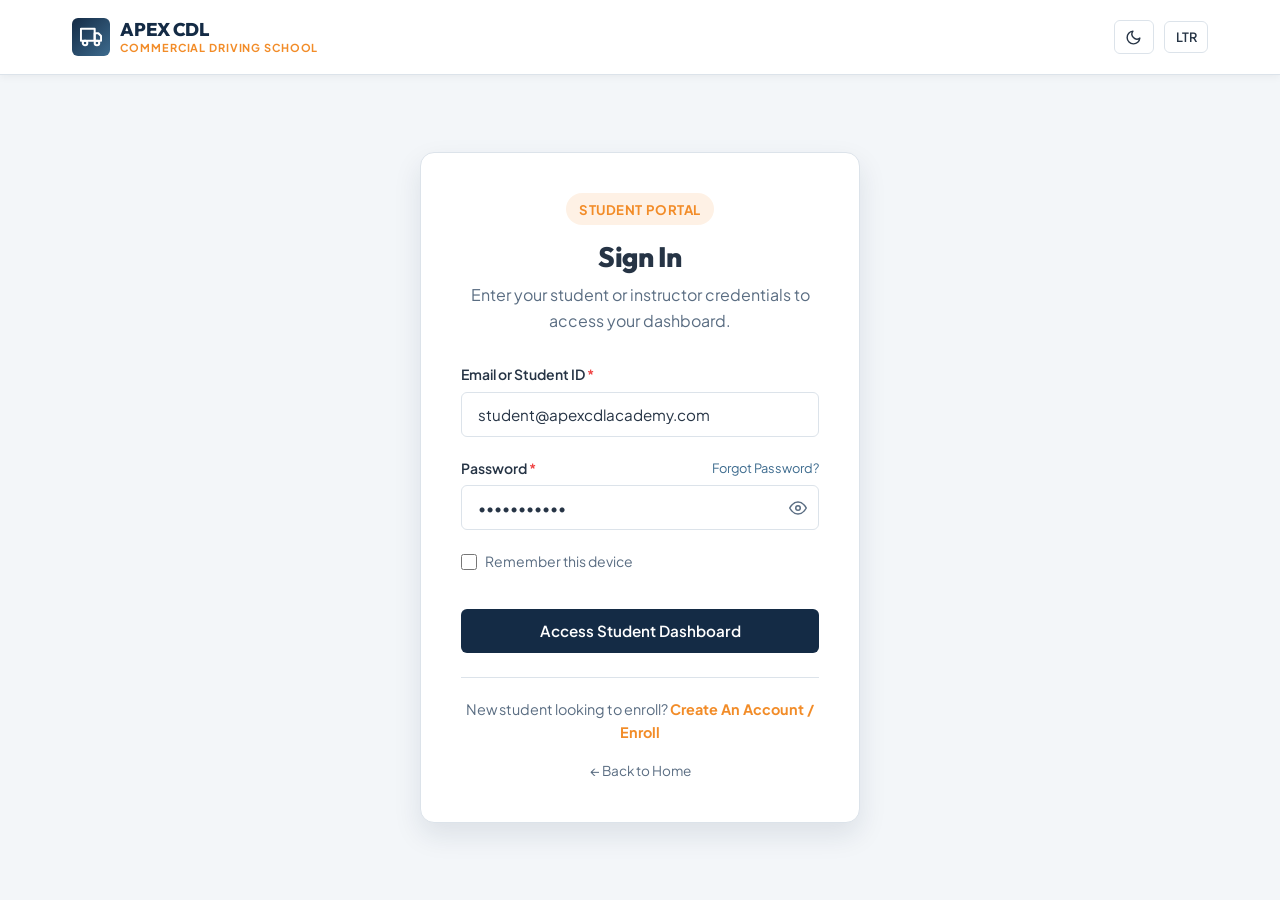
<file: login.html>
<!DOCTYPE html>
<html lang="en" dir="ltr">
<head>
  <meta charset="UTF-8">
  <meta name="viewport" content="width=device-width, initial-scale=1.0">
  <title>Apex CDL Academy | Student & Faculty Portal Login</title>
  <meta name="description" content="Sign in to your Apex CDL Academy student portal to access your behind-the-wheel hours, practice schedules, and exam updates.">
  <link rel="icon" type="image/svg+xml" href="assets/images/favicon.svg">
  <link rel="stylesheet" href="css/style.css">
</head>
<body class="auth-page-body">

  <!-- Preloader Screen -->
  <div id="apexPreloader" class="apex-preloader" aria-hidden="true">
    <div class="preloader-content">
      <div class="preloader-truck-box">
        <svg class="preloader-truck-svg" viewBox="0 0 24 24" fill="none" stroke="currentColor" stroke-width="2.2" stroke-linecap="round" stroke-linejoin="round">
          <rect x="1" y="3" width="15" height="13"></rect>
          <polygon points="16 8 20 8 23 11 23 16 16 16 8"></polygon>
          <circle cx="5.5" cy="18.5" r="2.5"></circle>
          <circle cx="18.5" cy="18.5" r="2.5"></circle>
        </svg>
      </div>
      <div class="preloader-title">APEX CDL ACADEMY</div>
      <div class="preloader-track">
        <div class="preloader-bar"></div>
      </div>
      <div class="preloader-subtext">Loading Student Portal...</div>
    </div>
  </div>

  <!-- Minimal Auth Header: Strictly Logo, RTL button, and Theme mode button only -->
  <header class="site-header auth-header">
    <div class="container auth-header-bar">
      <a href="index.html" class="brand-logo" id="brandLogoLogin">
        <div class="brand-icon">
          <svg viewBox="0 0 24 24" fill="none" stroke="currentColor" stroke-width="2.2" stroke-linecap="round" stroke-linejoin="round">
            <rect x="1" y="3" width="15" height="13"></rect>
            <polygon points="16 8 20 8 23 11 23 16 16 16 8"></polygon>
            <circle cx="5.5" cy="18.5" r="2.5"></circle>
            <circle cx="18.5" cy="18.5" r="2.5"></circle>
          </svg>
        </div>
        <div class="brand-text">
          <span class="brand-title">APEX CDL</span>
          <span class="brand-subtitle">Commercial Driving School</span>
        </div>
      </a>

      <!-- Header Action Controls: Logo, RTL, and Theme Mode buttons ONLY -->
      <div class="auth-header-actions">
        <button class="tool-btn theme-toggle-btn" type="button" aria-label="Toggle theme">
          <svg viewBox="0 0 24 24" fill="none" stroke="currentColor" stroke-width="2"><path d="M21 12.79A9 9 0 1 1 11.21 3 7 7 0 0 0 21 12.79z"></path></svg>
        </button>
        <button class="tool-btn dir-toggle-btn" type="button" aria-label="Toggle direction">LTR</button>
      </div>
    </div>
  </header>

  <!-- Compact Clean Authentication Layout -->
  <main class="site-main auth-wrapper" id="mainContentLogin">
    <div class="auth-card">
      <div class="auth-header">
        <span class="section-badge">Student Portal</span>
        <h1>Sign In</h1>
        <p>Enter your student or instructor credentials to access your dashboard.</p>
      </div>

      <div class="form-alert-success" role="status" aria-live="polite">
        <strong>Demo Authentication Success:</strong> Redirecting to your student dashboard... (Demo mode)
      </div>

      <form data-validate="true" novalidate id="loginForm" action="dashboard.html">
        <div class="form-group">
          <label for="loginEmail" class="form-label">Email or Student ID <span style="color: #EF4444;">*</span></label>
          <input type="email" id="loginEmail" class="form-control" placeholder="student@apexcdlacademy.com" required value="student@apexcdlacademy.com">
          <div class="form-error-msg">Please enter a valid student email address.</div>
        </div>

        <div class="form-group">
          <div style="display: flex; justify-content: space-between; align-items: center; margin-bottom: 0.4rem;">
            <label for="loginPassword" class="form-label" style="margin-bottom: 0;">Password <span style="color: #EF4444;">*</span></label>
            <a href="#" onclick="alert('Password reset link sent to demo registered email.'); return false;" style="font-size: 0.8rem; color: var(--color-secondary);">Forgot Password?</a>
          </div>
          <div class="input-with-toggle">
            <input type="password" id="loginPassword" class="form-control" placeholder="••••••••" required value="Driver2026!">
            <button type="button" class="pw-toggle-btn" aria-label="Toggle password visibility">
              <svg width="18" height="18" viewBox="0 0 24 24" fill="none" stroke="currentColor" stroke-width="2"><path d="M1 12s4-8 11-8 11 8 11 8-4 8-11 8-11-8-11-8z"></path><circle cx="12" cy="12" r="3"></circle></svg>
            </button>
          </div>
          <div class="form-error-msg">Please enter your portal password.</div>
        </div>

        <div class="form-group" style="display: flex; align-items: center; gap: 0.5rem; margin-top: 0.5rem;">
          <input type="checkbox" id="rememberMe" style="accent-color: var(--color-accent); width: 16px; height: 16px;">
          <label for="rememberMe" style="font-size: 0.875rem; color: var(--text-muted); cursor: pointer;">Remember this device</label>
        </div>

        <button type="submit" class="btn btn-navy btn-block" style="margin-top: 1rem;" id="btnLoginSubmit">
          Access Student Dashboard
        </button>
      </form>

      <div class="auth-footer" style="margin-top: 1.5rem; text-align: center; font-size: 0.9rem; color: var(--text-muted);">
        New student looking to enroll?
        <a href="register.html" style="font-weight: 700; color: var(--color-accent);">Create An Account / Enroll</a>
      </div>
      <div style="text-align: center; margin-top: 1rem; font-size: 0.85rem;">
        <a href="index.html" style="color: var(--text-muted);">&larr; Back to Home</a>
      </div>
    </div>
  </main>

  <script src="js/main.js"></script>
</body>
</html>
</file>
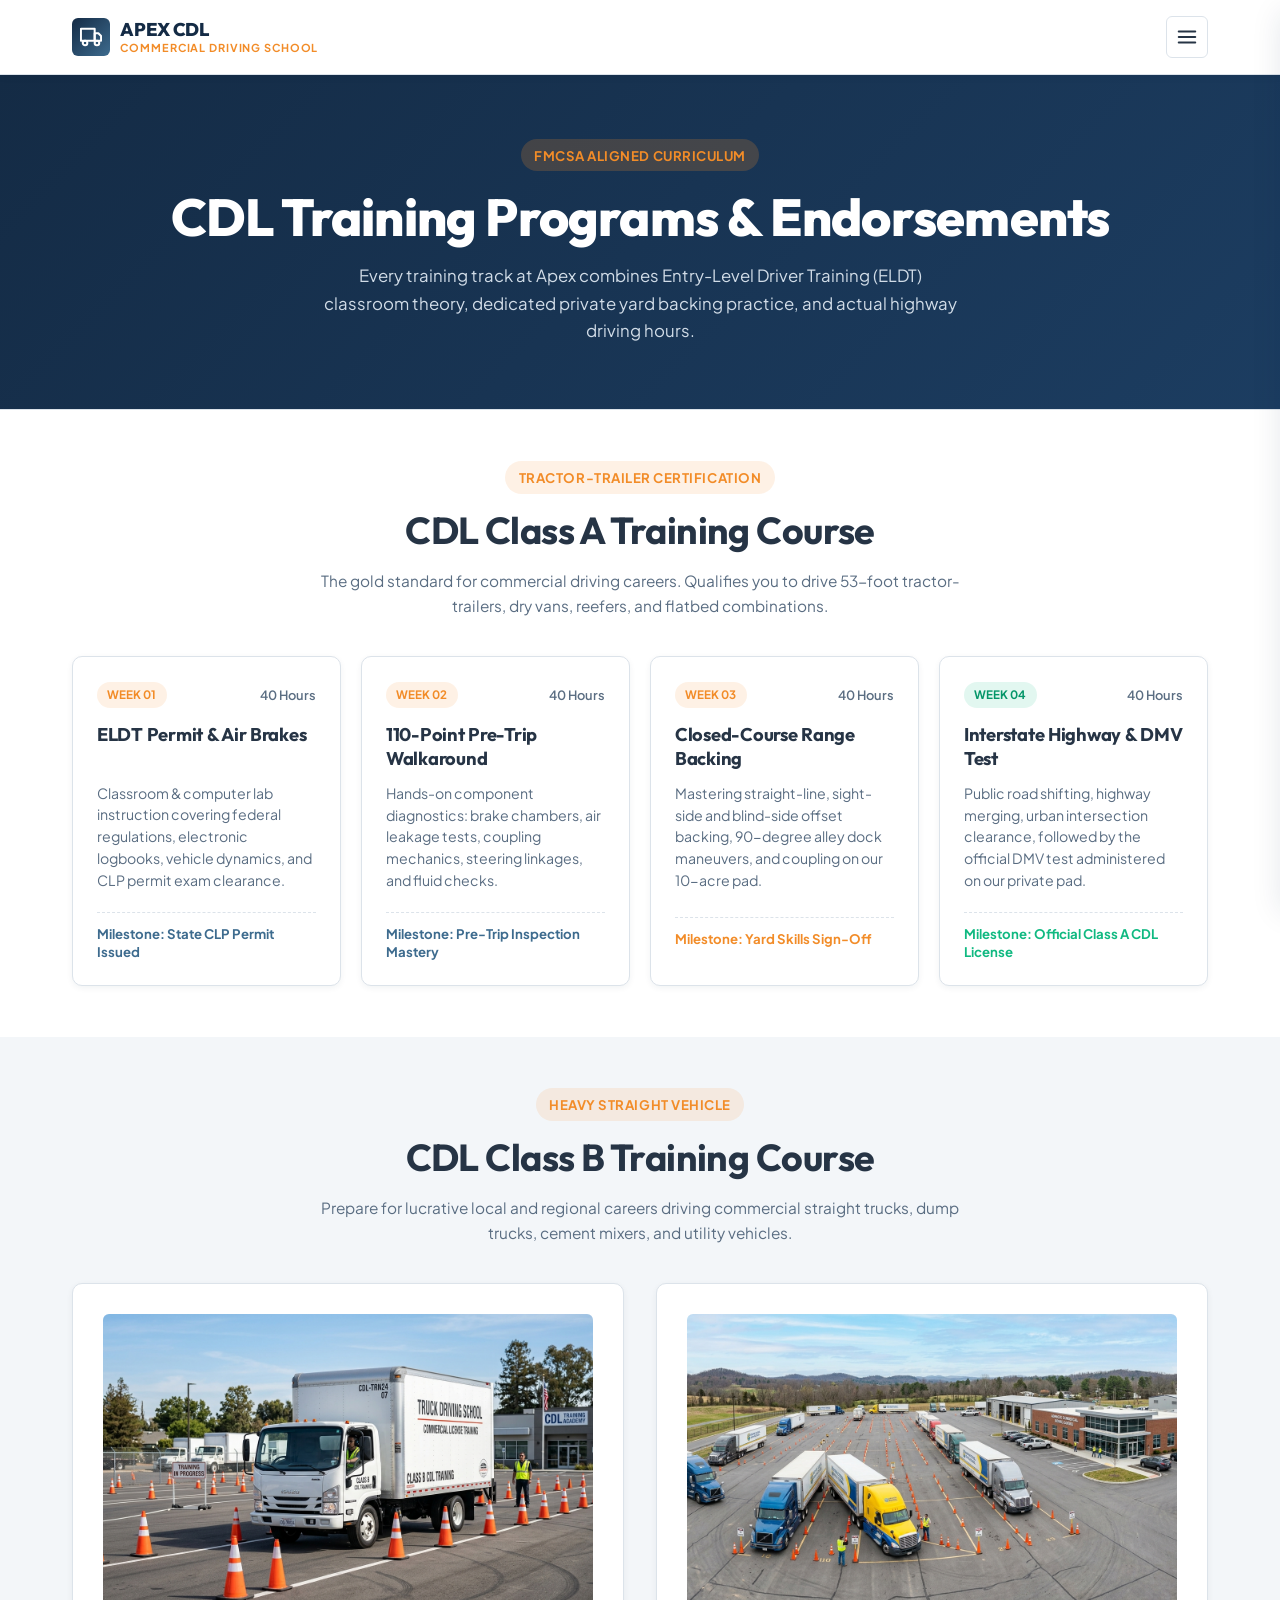
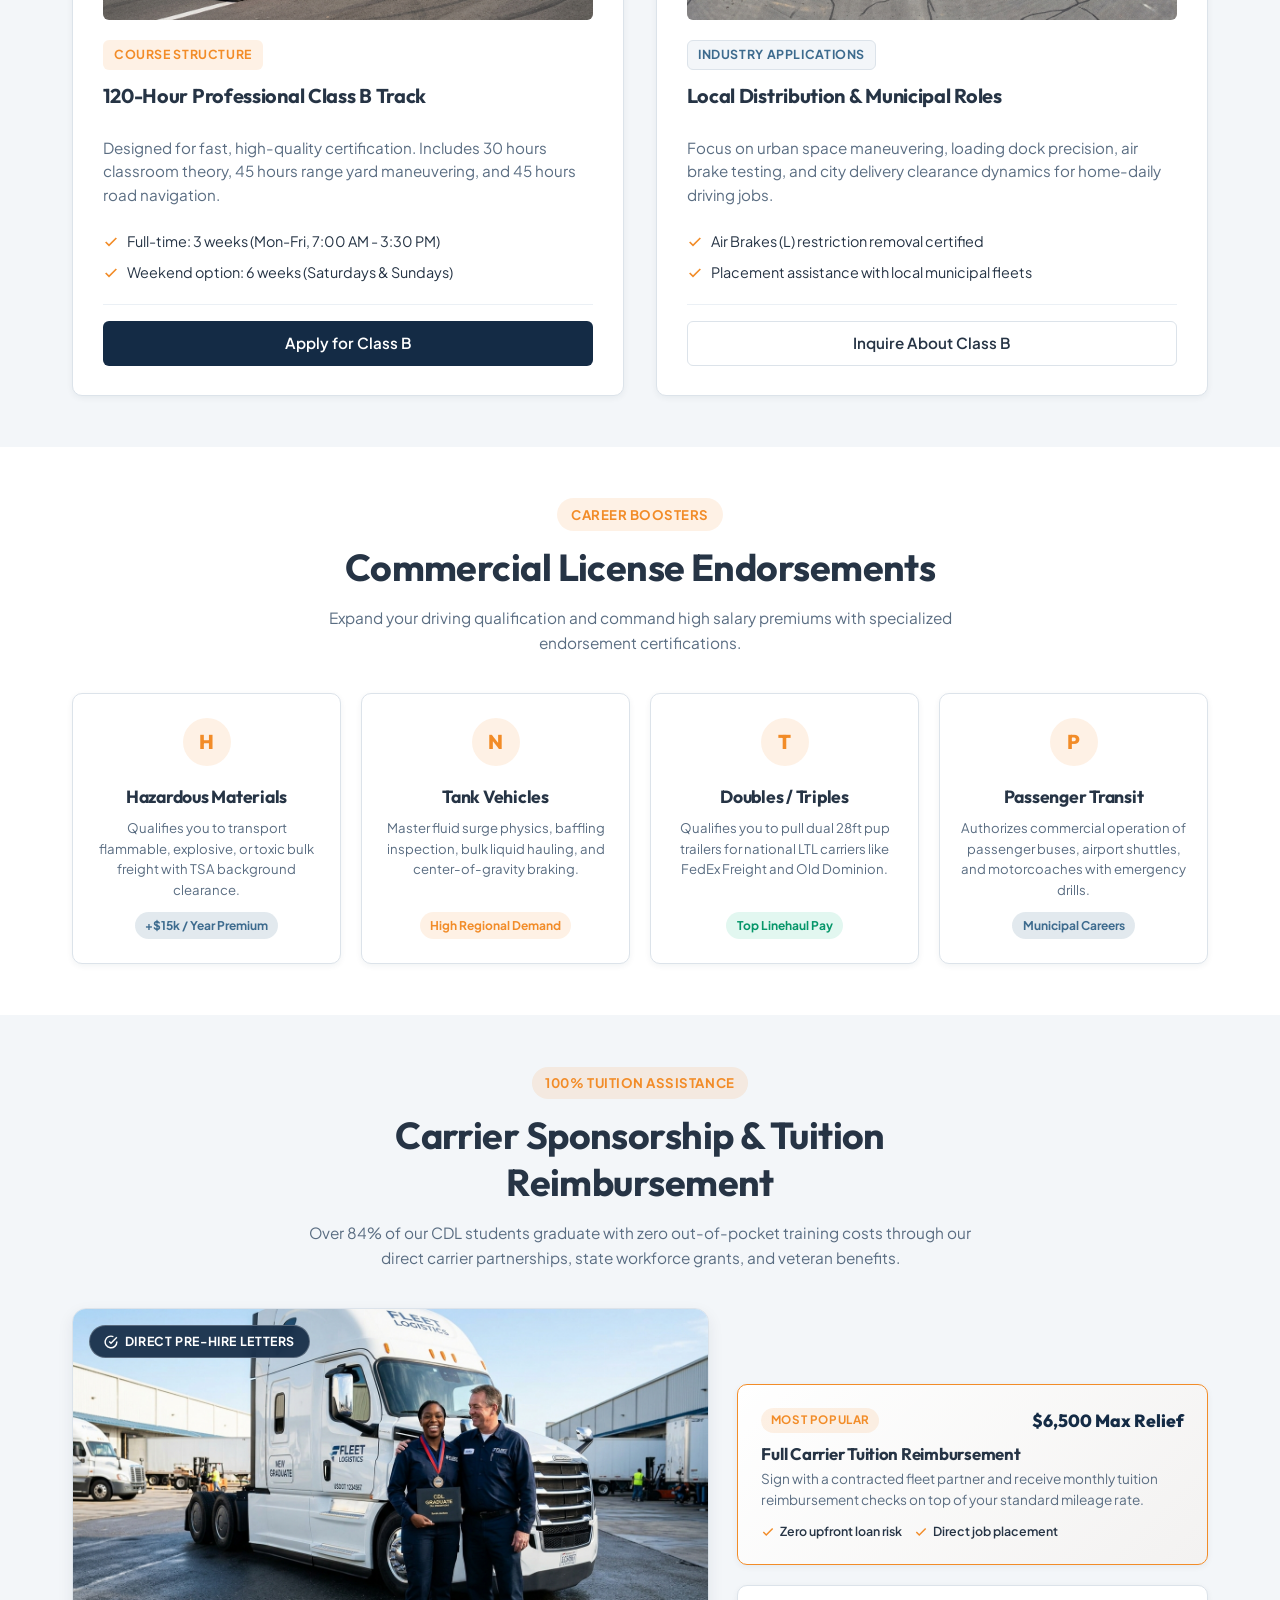
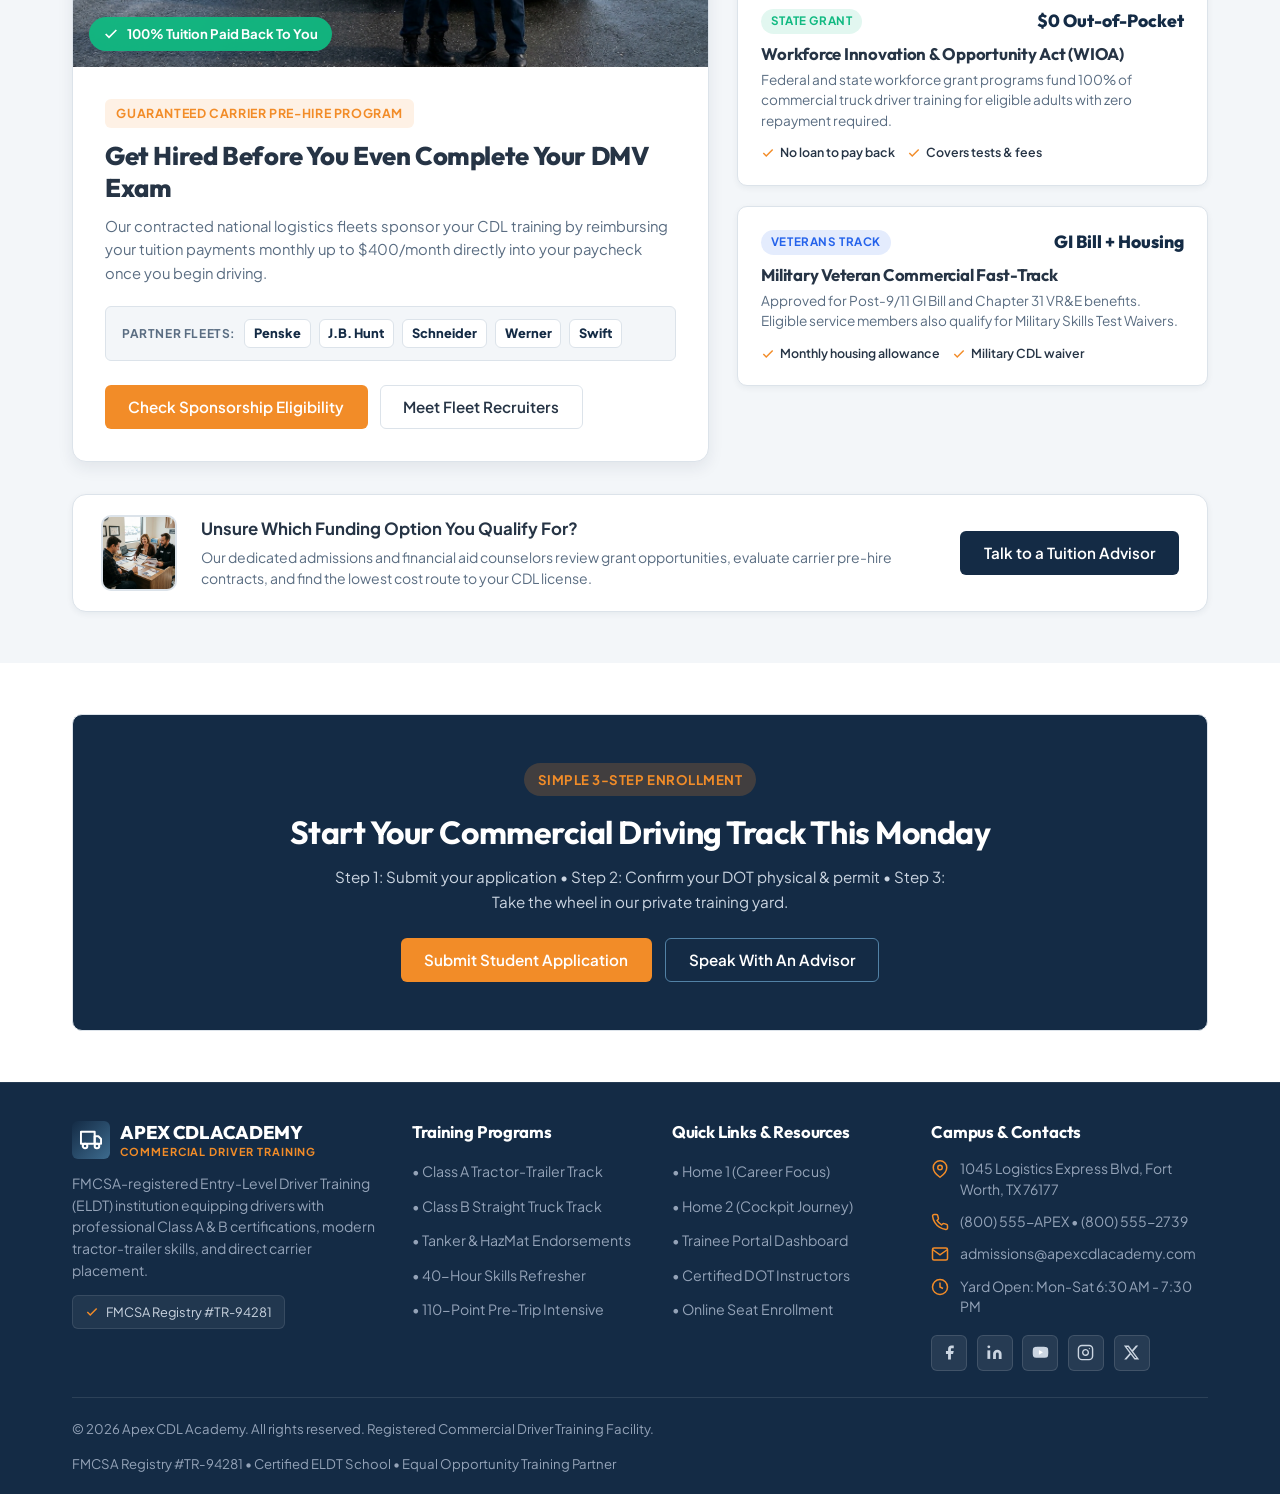
<file: programs.html>
<!DOCTYPE html>
<html lang="en" dir="ltr">
<head>
  <meta charset="UTF-8">
  <meta name="viewport" content="width=device-width, initial-scale=1.0">
  <title>Apex CDL Academy | Training Programs (Class A, Class B & Endorsements)</title>
  <meta name="description" content="Explore CDL Class A and Class B comprehensive training courses, HazMat endorsements, tanker certification, and enrollment steps.">
  <link rel="icon" type="image/svg+xml" href="assets/images/favicon.svg">
  <link rel="stylesheet" href="css/style.css">
</head>
<body>

  <!-- Preloader Screen -->
  <div id="apexPreloader" class="apex-preloader" aria-hidden="true">
    <div class="preloader-content">
      <div class="preloader-truck-box">
        <svg class="preloader-truck-svg" viewBox="0 0 24 24" fill="none" stroke="currentColor" stroke-width="2.2" stroke-linecap="round" stroke-linejoin="round">
          <rect x="1" y="3" width="15" height="13"></rect>
          <polygon points="16 8 20 8 23 11 23 16 16 16 8"></polygon>
          <circle cx="5.5" cy="18.5" r="2.5"></circle>
          <circle cx="18.5" cy="18.5" r="2.5"></circle>
        </svg>
      </div>
      <div class="preloader-title">APEX CDL ACADEMY</div>
      <div class="preloader-track">
        <div class="preloader-bar"></div>
      </div>
      <div class="preloader-subtext">Loading Course Curricula...</div>
    </div>
  </div>

  <!-- Site Header (Excluded from content section count) -->
  <header class="site-header">
    <div class="container header-inner">
      <a href="index.html" class="brand-logo" id="brandLogoPrograms">
        <div class="brand-icon">
          <svg viewBox="0 0 24 24" fill="none" stroke="currentColor" stroke-width="2.2" stroke-linecap="round" stroke-linejoin="round">
            <rect x="1" y="3" width="15" height="13"></rect>
            <polygon points="16 8 20 8 23 11 23 16 16 16 16 8"></polygon>
            <circle cx="5.5" cy="18.5" r="2.5"></circle>
            <circle cx="18.5" cy="18.5" r="2.5"></circle>
          </svg>
        </div>
        <div class="brand-text">
          <span class="brand-title">APEX CDL</span>
          <span class="brand-subtitle">Commercial Driving School</span>
        </div>
      </a>

      <!-- Desktop Navigation (Displayed on wide screens >= 1367px) -->
      <nav class="desktop-nav" aria-label="Main Navigation">
        <div class="nav-item has-dropdown">
          <a href="index.html" class="nav-link" id="desktopHomeLinkProg">
            Home
            <svg width="14" height="14" viewBox="0 0 24 24" fill="none" stroke="currentColor" stroke-width="2.5"><polyline points="6 9 12 15 18 9"></polyline></svg>
          </a>
          <ul class="dropdown-menu" aria-label="Home Versions">
            <li><a href="index.html" class="dropdown-link">Home 1 (Career Focus)</a></li>
            <li><a href="home-2.html" class="dropdown-link">Home 2 (Split-Screen)</a></li>
          </ul>
        </div>
        <a href="programs.html" class="nav-link active">Programs</a>
        <a href="instructors.html" class="nav-link">Instructors</a>
        <a href="about.html" class="nav-link">About</a>
        <a href="contact.html" class="nav-link">Contact</a>
        <a href="dashboard.html" class="nav-link">Dashboard</a>
      </nav>

      <!-- Header Action Controls -->
      <div class="header-actions">
        <button class="tool-btn theme-toggle-btn" type="button" aria-label="Toggle theme">
          <svg viewBox="0 0 24 24" fill="none" stroke="currentColor" stroke-width="2"><path d="M21 12.79A9 9 0 1 1 11.21 3 7 7 0 0 0 21 12.79z"></path></svg>
        </button>
        <button class="tool-btn dir-toggle-btn" type="button" aria-label="Toggle direction">LTR</button>
        <a href="login.html" class="btn btn-navy btn-sm" id="headerLoginBtn">Login</a>
        <a href="register.html" class="btn btn-primary btn-sm" id="headerCtaBtn">Enroll Now</a>
        <!-- Hamburger Button for Mobile, Tablet, iPad, and iPad Pro (<= 1366px) -->
        <button class="menu-toggle" id="menuToggle" aria-label="Open mobile navigation menu" aria-expanded="false" aria-controls="mobileNavDrawer">
          <svg viewBox="0 0 24 24" fill="none" stroke="currentColor" stroke-width="2.2" stroke-linecap="round" stroke-linejoin="round">
            <line x1="3" y1="12" x2="21" y2="12"></line>
            <line x1="3" y1="6" x2="21" y2="6"></line>
            <line x1="3" y1="18" x2="21" y2="18"></line>
          </svg>
        </button>
      </div>
    </div>
  </header>

  <!-- Mobile / Tablet / iPad Drawer Navigation -->
  <div class="mobile-nav-backdrop" id="navBackdrop"></div>
  <aside class="mobile-nav-drawer" id="mobileNavDrawer" aria-label="Mobile Navigation Menu">
    <div class="drawer-header">
      <span class="brand-title">Apex Navigation</span>
      <button class="drawer-close" id="drawerClose" aria-label="Close menu">
        <svg width="20" height="20" viewBox="0 0 24 24" fill="none" stroke="currentColor" stroke-width="2.5"><line x1="18" y1="6" x2="6" y2="18"></line><line x1="6" y1="6" x2="18" y2="18"></line></svg>
      </button>
    </div>
    <ul class="mobile-nav-list">
      <li class="mobile-nav-item has-mobile-dropdown">
        <button type="button" class="mobile-nav-link mobile-dropdown-btn" id="mobileHomeToggle" aria-expanded="false">
          <span>Home</span>
          <svg class="mobile-chevron-icon" width="16" height="16" viewBox="0 0 24 24" fill="none" stroke="currentColor" stroke-width="2.5"><polyline points="6 9 12 15 18 9"></polyline></svg>
        </button>
        <ul class="mobile-submenu" id="mobileHomeSubmenu">
          <li><a href="index.html" class="mobile-sublink">Home 1 (Career Focused)</a></li>
          <li><a href="home-2.html" class="mobile-sublink">Home 2 (Split-Screen)</a></li>
        </ul>
      </li>
      <li><a href="programs.html" class="mobile-nav-link active">Training Programs</a></li>
      <li><a href="instructors.html" class="mobile-nav-link">Certified Instructors</a></li>
      <li><a href="about.html" class="mobile-nav-link">About Academy</a></li>
      <li><a href="contact.html" class="mobile-nav-link">Contact & Campus</a></li>
      <li><a href="dashboard.html" class="mobile-nav-link">Student Portal Dashboard</a></li>
    </ul>
    <div class="drawer-preferences">
      <span class="drawer-pref-title">Display Settings</span>
      <div class="drawer-pref-group">
        <button class="tool-btn theme-toggle-btn" type="button" aria-label="Toggle theme" title="Toggle theme">
          <svg viewBox="0 0 24 24" width="20" height="20" fill="none" stroke="currentColor" stroke-width="2"><path d="M21 12.79A9 9 0 1 1 11.21 3 7 7 0 0 0 21 12.79z"></path></svg>
        </button>
        <button class="tool-btn dir-toggle-btn" type="button" aria-label="Toggle direction" title="Toggle direction">
          <svg viewBox="0 0 24 24" width="20" height="20" fill="none" stroke="currentColor" stroke-width="2" stroke-linecap="round" stroke-linejoin="round" aria-hidden="true"><path d="M8 3L4 7l4 4M4 7h16M16 21l4-4-4-4M20 17H4"></path></svg>
        </button>
      </div>
    </div>
    <div class="drawer-cta">
      <a href="login.html" class="btn btn-navy btn-block">Student Login</a>
      <a href="register.html" class="btn btn-primary btn-block">Enroll Today</a>
    </div>
  </aside>

  <!-- STRICT REQUIREMENT: MAIN CONTENT WITH EXACTLY 5 SECTIONS -->
  <main class="site-main" id="mainContentPrograms">

    <!-- SECTION 1: Programs Introduction & Standards Banner -->
    <section class="content-section page-banner" id="progSection1" aria-labelledby="progIntroTitle">
      <div class="container">
        <span class="section-badge" style="background-color: rgba(242, 140, 40, 0.2); color: #F28C28;">
          FMCSA Aligned Curriculum
        </span>
        <h1 id="progIntroTitle">CDL Training Programs & Endorsements</h1>
        <p>
          Every training track at Apex combines Entry-Level Driver Training (ELDT) classroom theory, dedicated private yard backing practice, and actual highway driving hours.
        </p>
      </div>
    </section>

    <!-- SECTION 2: CDL Class A Training (Strict Max 2 Cards Per Row) -->
    <section class="content-section" id="progSection2" aria-labelledby="classATitle">
      <div class="container">
        <div class="section-header">
          <span class="section-badge">Tractor-Trailer Certification</span>
          <h2 class="section-title" id="classATitle">CDL Class A Training Course</h2>
          <p class="section-description">
            The gold standard for commercial driving careers. Qualifies you to drive 53-foot tractor-trailers, dry vans, reefers, and flatbed combinations.
          </p>
        </div>

        <div class="prog-weeks-grid">
          <!-- Week 1 -->
          <div class="prog-week-card">
            <div class="prog-week-header">
              <span class="badge-blue">WEEK 01</span>
              <span class="prog-week-hours">40 Hours</span>
            </div>
            <h3>ELDT Permit & Air Brakes</h3>
            <p>
              Classroom & computer lab instruction covering federal regulations, electronic logbooks, vehicle dynamics, and CLP permit exam clearance.
            </p>
            <div class="prog-week-milestone" style="color: var(--color-secondary);">
              Milestone: State CLP Permit Issued
            </div>
          </div>

          <!-- Week 2 -->
          <div class="prog-week-card">
            <div class="prog-week-header">
              <span class="badge-blue">WEEK 02</span>
              <span class="prog-week-hours">40 Hours</span>
            </div>
            <h3>110-Point Pre-Trip Walkaround</h3>
            <p>
              Hands-on component diagnostics: brake chambers, air leakage tests, coupling mechanics, steering linkages, and fluid checks.
            </p>
            <div class="prog-week-milestone" style="color: var(--color-secondary);">
              Milestone: Pre-Trip Inspection Mastery
            </div>
          </div>

          <!-- Week 3 -->
          <div class="prog-week-card">
            <div class="prog-week-header">
              <span class="badge-blue">WEEK 03</span>
              <span class="prog-week-hours">40 Hours</span>
            </div>
            <h3>Closed-Course Range Backing</h3>
            <p>
              Mastering straight-line, sight-side and blind-side offset backing, 90-degree alley dock maneuvers, and coupling on our 10-acre pad.
            </p>
            <div class="prog-week-milestone" style="color: var(--color-accent);">
              Milestone: Yard Skills Sign-Off
            </div>
          </div>

          <!-- Week 4 -->
          <div class="prog-week-card">
            <div class="prog-week-header">
              <span class="badge-green">WEEK 04</span>
              <span class="prog-week-hours">40 Hours</span>
            </div>
            <h3>Interstate Highway & DMV Test</h3>
            <p>
              Public road shifting, highway merging, urban intersection clearance, followed by the official DMV test administered on our private pad.
            </p>
            <div class="prog-week-milestone" style="color: #10B981;">
              Milestone: Official Class A CDL License
            </div>
          </div>
        </div>
      </div>
    </section>

    <!-- SECTION 3: CDL Class B Training (Strict Max 2 Cards Per Row) -->
    <section class="content-section bg-alt" id="progSection3" aria-labelledby="classBTitle">
      <div class="container">
        <div class="section-header">
          <span class="section-badge">Heavy Straight Vehicle</span>
          <h2 class="section-title" id="classBTitle">CDL Class B Training Course</h2>
          <p class="section-description">
            Prepare for lucrative local and regional careers driving commercial straight trucks, dump trucks, cement mixers, and utility vehicles.
          </p>
        </div>

        <div class="card-grid-2">
          <!-- Class B Card 1: Course Structure -->
          <article class="program-card">
            <div class="card-media">
              <img src="assets/images/class-b-truck.jpg" alt="Commercial Class B training truck on range course" width="600" height="375" loading="lazy">
            </div>
            <span class="card-tag accent">Course Structure</span>
            <h3 class="card-title">120-Hour Professional Class B Track</h3>
            <p class="card-desc">
              Designed for fast, high-quality certification. Includes 30 hours classroom theory, 45 hours range yard maneuvering, and 45 hours road navigation.
            </p>
            <ul class="card-meta-list">
              <li class="card-meta-item">
                <svg width="16" height="16" viewBox="0 0 24 24" fill="none" stroke="currentColor" stroke-width="2.5"><polyline points="20 6 9 17 4 12"></polyline></svg>
                <span>Full-time: 3 weeks (Mon-Fri, 7:00 AM - 3:30 PM)</span>
              </li>
              <li class="card-meta-item">
                <svg width="16" height="16" viewBox="0 0 24 24" fill="none" stroke="currentColor" stroke-width="2.5"><polyline points="20 6 9 17 4 12"></polyline></svg>
                <span>Weekend option: 6 weeks (Saturdays & Sundays)</span>
              </li>
            </ul>
            <div class="card-footer-action">
              <a href="register.html" class="btn btn-navy btn-block">Apply for Class B</a>
            </div>
          </article>

          <!-- Class B Card 2: Local Employment Focus -->
          <article class="program-card">
            <div class="card-media">
              <img src="assets/images/facility-yard.jpg" alt="Apex commercial driving training facility yard" width="600" height="375" loading="lazy">
            </div>
            <span class="card-tag">Industry Applications</span>
            <h3 class="card-title">Local Distribution & Municipal Roles</h3>
            <p class="card-desc">
              Focus on urban space maneuvering, loading dock precision, air brake testing, and city delivery clearance dynamics for home-daily driving jobs.
            </p>
            <ul class="card-meta-list">
              <li class="card-meta-item">
                <svg width="16" height="16" viewBox="0 0 24 24" fill="none" stroke="currentColor" stroke-width="2.5"><polyline points="20 6 9 17 4 12"></polyline></svg>
                <span>Air Brakes (L) restriction removal certified</span>
              </li>
              <li class="card-meta-item">
                <svg width="16" height="16" viewBox="0 0 24 24" fill="none" stroke="currentColor" stroke-width="2.5"><polyline points="20 6 9 17 4 12"></polyline></svg>
                <span>Placement assistance with local municipal fleets</span>
              </li>
            </ul>
            <div class="card-footer-action">
              <a href="contact.html" class="btn btn-outline btn-block">Inquire About Class B</a>
            </div>
          </article>
        </div>
      </div>
    </section>

    <!-- SECTION 4: Endorsement Modules Grid (Unique 4-Badge Matrix) -->
    <section class="content-section" id="progSection4" aria-labelledby="endorsementsTitle">
      <div class="container">
        <div class="section-header">
          <span class="section-badge">Career Boosters</span>
          <h2 class="section-title" id="endorsementsTitle">Commercial License Endorsements</h2>
          <p class="section-description">
            Expand your driving qualification and command high salary premiums with specialized endorsement certifications.
          </p>
        </div>

        <div class="endorsements-grid">
          <!-- Endorsement 1 -->
          <div class="endorsement-badge-card">
            <div class="endorsement-code">H</div>
            <h3 style="font-size: 1.1rem; margin-bottom: 0.4rem;">Hazardous Materials</h3>
            <p style="font-size: 0.825rem; color: var(--text-muted); margin-bottom: 0.75rem;">
              Qualifies you to transport flammable, explosive, or toxic bulk freight with TSA background clearance.
            </p>
            <span class="badge-purple" style="font-size: 0.75rem;">+$15k / Year Premium</span>
          </div>

          <!-- Endorsement 2 -->
          <div class="endorsement-badge-card">
            <div class="endorsement-code">N</div>
            <h3 style="font-size: 1.1rem; margin-bottom: 0.4rem;">Tank Vehicles</h3>
            <p style="font-size: 0.825rem; color: var(--text-muted); margin-bottom: 0.75rem;">
              Master fluid surge physics, baffling inspection, bulk liquid hauling, and center-of-gravity braking.
            </p>
            <span class="badge-blue" style="font-size: 0.75rem;">High Regional Demand</span>
          </div>

          <!-- Endorsement 3 -->
          <div class="endorsement-badge-card">
            <div class="endorsement-code">T</div>
            <h3 style="font-size: 1.1rem; margin-bottom: 0.4rem;">Doubles / Triples</h3>
            <p style="font-size: 0.825rem; color: var(--text-muted); margin-bottom: 0.75rem;">
              Qualifies you to pull dual 28ft pup trailers for national LTL carriers like FedEx Freight and Old Dominion.
            </p>
            <span class="badge-green" style="font-size: 0.75rem;">Top Linehaul Pay</span>
          </div>

          <!-- Endorsement 4 -->
          <div class="endorsement-badge-card">
            <div class="endorsement-code">P</div>
            <h3 style="font-size: 1.1rem; margin-bottom: 0.4rem;">Passenger Transit</h3>
            <p style="font-size: 0.825rem; color: var(--text-muted); margin-bottom: 0.75rem;">
              Authorizes commercial operation of passenger buses, airport shuttles, and motorcoaches with emergency drills.
            </p>
            <span class="badge-purple" style="font-size: 0.75rem;">Municipal Careers</span>
          </div>
        </div>
      </div>
    </section>

    <!-- SECTION 5: Carrier Sponsorship & Tuition Funding Pathways (Asymmetric Bento Showcase) -->
    <section class="content-section bg-alt" id="progSponsorshipSection" aria-labelledby="sponsorshipTitle">
      <div class="container">
        <div class="section-header">
          <span class="section-badge">100% Tuition Assistance</span>
          <h2 class="section-title" id="sponsorshipTitle">Carrier Sponsorship & Tuition Reimbursement</h2>
          <p class="section-description">
            Over 84% of our CDL students graduate with zero out-of-pocket training costs through our direct carrier partnerships, state workforce grants, and veteran benefits.
          </p>
        </div>

        <!-- Asymmetric Split Feature Showcase -->
        <div class="sponsorship-showcase-grid">
          <!-- Left: Feature Hero Spotlight Card -->
          <article class="sponsorship-hero-card" id="sponsorshipHeroCard">
            <div class="sponsorship-hero-media">
              <img src="assets/images/carrier-sponsorship.jpg" alt="Commercial CDL graduate celebrating with carrier logistics fleet manager" width="800" height="450" loading="lazy">
              <span class="sponsorship-media-pill">
                <svg width="14" height="14" viewBox="0 0 24 24" fill="none" stroke="currentColor" stroke-width="2.5"><path d="M22 11.08V12a10 10 0 1 1-5.93-9.14"></path><polyline points="22 4 12 14.01 9 11.01"></polyline></svg>
                <span>Direct Pre-Hire Letters</span>
              </span>
              <span class="sponsorship-media-badge-bottom">
                <svg width="16" height="16" viewBox="0 0 24 24" fill="none" stroke="currentColor" stroke-width="2.5"><polyline points="20 6 9 17 4 12"></polyline></svg>
                <span>100% Tuition Paid Back To You</span>
              </span>
            </div>
            <div class="sponsorship-hero-body">
              <span class="card-tag accent">Guaranteed Carrier Pre-Hire Program</span>
              <h3>Get Hired Before You Even Complete Your DMV Exam</h3>
              <p>
                Our contracted national logistics fleets sponsor your CDL training by reimbursing your tuition payments monthly up to $400/month directly into your paycheck once you begin driving.
              </p>

              <div class="sponsorship-partners-strip">
                <span class="sponsorship-partner-label">Partner Fleets:</span>
                <span class="sponsorship-partner-tag">Penske</span>
                <span class="sponsorship-partner-tag">J.B. Hunt</span>
                <span class="sponsorship-partner-tag">Schneider</span>
                <span class="sponsorship-partner-tag">Werner</span>
                <span class="sponsorship-partner-tag">Swift</span>
              </div>

              <div class="sponsorship-hero-actions">
                <a href="register.html" class="btn btn-primary" id="checkEligibilityBtn">Check Sponsorship Eligibility</a>
                <a href="contact.html" class="btn btn-outline" id="meetRecruiterBtn">Meet Fleet Recruiters</a>
              </div>
            </div>
          </article>

          <!-- Right: Stacked Funding Track Cards -->
          <div class="sponsorship-stack-column">
            <!-- Track 1: Carrier Sponsorship -->
            <div class="funding-track-card highlight" id="fundingTrack1">
              <div class="funding-track-top">
                <span class="funding-track-badge orange">Most Popular</span>
                <span class="funding-track-amount">$6,500 Max Relief</span>
              </div>
              <h4>Full Carrier Tuition Reimbursement</h4>
              <p>Sign with a contracted fleet partner and receive monthly tuition reimbursement checks on top of your standard mileage rate.</p>
              <div class="funding-track-perks">
                <span><svg width="14" height="14" viewBox="0 0 24 24" fill="none" stroke="currentColor" stroke-width="2.5"><polyline points="20 6 9 17 4 12"></polyline></svg> Zero upfront loan risk</span>
                <span><svg width="14" height="14" viewBox="0 0 24 24" fill="none" stroke="currentColor" stroke-width="2.5"><polyline points="20 6 9 17 4 12"></polyline></svg> Direct job placement</span>
              </div>
            </div>

            <!-- Track 2: WIOA State Grants -->
            <div class="funding-track-card" id="fundingTrack2">
              <div class="funding-track-top">
                <span class="funding-track-badge green">State Grant</span>
                <span class="funding-track-amount">$0 Out-of-Pocket</span>
              </div>
              <h4>Workforce Innovation & Opportunity Act (WIOA)</h4>
              <p>Federal and state workforce grant programs fund 100% of commercial truck driver training for eligible adults with zero repayment required.</p>
              <div class="funding-track-perks">
                <span><svg width="14" height="14" viewBox="0 0 24 24" fill="none" stroke="currentColor" stroke-width="2.5"><polyline points="20 6 9 17 4 12"></polyline></svg> No loan to pay back</span>
                <span><svg width="14" height="14" viewBox="0 0 24 24" fill="none" stroke="currentColor" stroke-width="2.5"><polyline points="20 6 9 17 4 12"></polyline></svg> Covers tests & fees</span>
              </div>
            </div>

            <!-- Track 3: Veterans GI Bill -->
            <div class="funding-track-card" id="fundingTrack3">
              <div class="funding-track-top">
                <span class="funding-track-badge blue">Veterans Track</span>
                <span class="funding-track-amount">GI Bill + Housing</span>
              </div>
              <h4>Military Veteran Commercial Fast-Track</h4>
              <p>Approved for Post-9/11 GI Bill and Chapter 31 VR&E benefits. Eligible service members also qualify for Military Skills Test Waivers.</p>
              <div class="funding-track-perks">
                <span><svg width="14" height="14" viewBox="0 0 24 24" fill="none" stroke="currentColor" stroke-width="2.5"><polyline points="20 6 9 17 4 12"></polyline></svg> Monthly housing allowance</span>
                <span><svg width="14" height="14" viewBox="0 0 24 24" fill="none" stroke="currentColor" stroke-width="2.5"><polyline points="20 6 9 17 4 12"></polyline></svg> Military CDL waiver</span>
              </div>
            </div>
          </div>
        </div>

        <!-- Financial Advising Callout Bar -->
        <div class="sponsorship-advisor-bar">
          <div class="sponsorship-advisor-thumb">
            <img src="assets/images/tuition-advising.jpg" alt="Admissions and Financial Aid Advisor at Apex CDL Academy" width="100" height="100" loading="lazy">
          </div>
          <div class="sponsorship-advisor-text">
            <strong>Unsure Which Funding Option You Qualify For?</strong>
            <p>Our dedicated admissions and financial aid counselors review grant opportunities, evaluate carrier pre-hire contracts, and find the lowest cost route to your CDL license.</p>
          </div>
          <a href="contact.html" class="btn btn-navy" style="white-space: nowrap;">Talk to a Tuition Advisor</a>
        </div>
      </div>
    </section>

    <!-- SECTION 6: Enrollment Steps and Final CTA -->
    <section class="content-section" id="progSection5" aria-labelledby="enrollStepsTitle">
      <div class="container">
        <div style="background: var(--color-primary); color: #FFFFFF; border-radius: var(--radius-md); padding: clamp(2rem, 4vw, 3rem); text-align: center; border: 1px solid var(--border-color);">
          <span class="section-badge" style="background: rgba(242, 140, 40, 0.2); color: #F28C28; margin-bottom: 1rem;">Simple 3-Step Enrollment</span>
          <h2 id="enrollStepsTitle" style="color: #FFFFFF; font-size: clamp(1.4rem, 2.5vw, 2rem); margin-bottom: 0.75rem;">Start Your Commercial Driving Track This Monday</h2>
          <p style="color: #CBD5E1; max-width: 620px; margin: 0 auto 1.5rem auto; font-size: 0.95rem;">
            Step 1: Submit your application &bull; Step 2: Confirm your DOT physical & permit &bull; Step 3: Take the wheel in our private training yard.
          </p>
          <div style="display: flex; flex-wrap: wrap; justify-content: center; gap: 0.85rem;">
            <a href="register.html" class="btn btn-primary">Submit Student Application</a>
            <a href="contact.html" class="btn btn-outline" style="border-color: #5282a6; color: #FFFFFF;">Speak With An Advisor</a>
          </div>
        </div>
      </div>
    </section>

  </main>

  <!-- Site Footer (Rich 4-Column Layout, Compact Spacing, Contact Info & Socials) -->
  <footer class="site-footer">
    <div class="container">
      <div class="footer-grid-4">
        <!-- Col 1: Brand Info & Accreditation -->
        <div class="footer-col">
          <div class="brand-logo" style="margin-bottom: 0.85rem;">
            <div class="brand-icon">
              <svg viewBox="0 0 24 24" fill="none" stroke="currentColor" stroke-width="2.2" stroke-linecap="round" stroke-linejoin="round">
                <rect x="1" y="3" width="15" height="13"></rect>
                <polygon points="16 8 20 8 23 11 23 16 16 16 16 8"></polygon>
                <circle cx="5.5" cy="18.5" r="2.5"></circle>
                <circle cx="18.5" cy="18.5" r="2.5"></circle>
              </svg>
            </div>
            <div class="brand-text">
              <span class="brand-title" style="color: #FFFFFF;">APEX CDL ACADEMY</span>
              <span class="brand-subtitle">Commercial Driver Training</span>
            </div>
          </div>
          <p style="color: #94A3B8; font-size: 0.875rem; line-height: 1.55; margin-bottom: 0.85rem;">
            FMCSA-registered Entry-Level Driver Training (ELDT) institution equipping drivers with professional Class A & B certifications, modern tractor-trailer skills, and direct carrier placement.
          </p>
          <div style="font-size: 0.8rem; color: #CBD5E1; display: inline-flex; align-items: center; gap: 0.45rem; background: rgba(255,255,255,0.06); padding: 0.35rem 0.75rem; border-radius: var(--radius-sm); border: 1px solid rgba(255,255,255,0.1);">
            <svg width="14" height="14" viewBox="0 0 24 24" fill="none" stroke="#F28C28" stroke-width="2.5"><polyline points="20 6 9 17 4 12"></polyline></svg>
            <span>FMCSA Registry #TR-94281</span>
          </div>
        </div>

        <!-- Col 2: Training Tracks -->
        <div class="footer-col">
          <h3>Training Programs</h3>
          <ul class="footer-links">
            <li><a href="programs.html">&bull; Class A Tractor-Trailer Track</a></li>
            <li><a href="programs.html">&bull; Class B Straight Truck Track</a></li>
            <li><a href="programs.html">&bull; Tanker & HazMat Endorsements</a></li>
            <li><a href="programs.html">&bull; 40-Hour Skills Refresher</a></li>
            <li><a href="programs.html">&bull; 110-Point Pre-Trip Intensive</a></li>
          </ul>
        </div>

        <!-- Col 3: Student & Career Links -->
        <div class="footer-col">
          <h3>Quick Links & Resources</h3>
          <ul class="footer-links">
            <li><a href="index.html">&bull; Home 1 (Career Focus)</a></li>
            <li><a href="home-2.html">&bull; Home 2 (Cockpit Journey)</a></li>
            <li><a href="dashboard.html">&bull; Trainee Portal Dashboard</a></li>
            <li><a href="instructors.html">&bull; Certified DOT Instructors</a></li>
            <li><a href="register.html">&bull; Online Seat Enrollment</a></li>
          </ul>
        </div>

        <!-- Col 4: Campus Contact Info & Social Icons -->
        <div class="footer-col">
          <h3>Campus & Contacts</h3>
          <ul class="footer-contact-list">
            <li class="footer-contact-item">
              <svg viewBox="0 0 24 24" fill="none" stroke="currentColor" stroke-width="2"><path d="M21 10c0 7-9 13-9 13s-9-6-9-13a9 9 0 0 1 18 0z"></path><circle cx="12" cy="10" r="3"></circle></svg>
              <span>1045 Logistics Express Blvd, Fort Worth, TX 76177</span>
            </li>
            <li class="footer-contact-item">
              <svg viewBox="0 0 24 24" fill="none" stroke="currentColor" stroke-width="2"><path d="M22 16.92v3a2 2 0 0 1-2.18 2 19.79 19.79 0 0 1-8.63-3.07 19.5 19.5 0 0 1-6-6 19.79 19.79 0 0 1-3.07-8.67A2 2 0 0 1 4.11 2h3a2 2 0 0 1 2 1.72 12.84 12.84 0 0 0 .7 2.81 2 2 0 0 1-.45 2.11L8.09 9.91a16 16 0 0 0 6 6l1.27-1.27a2 2 0 0 1 2.11-.45 12.84 12.84 0 0 0 2.81.7A2 2 0 0 1 22 16.92z"></path></svg>
              <span>(800) 555-APEX &bull; (800) 555-2739</span>
            </li>
            <li class="footer-contact-item">
              <svg viewBox="0 0 24 24" fill="none" stroke="currentColor" stroke-width="2"><path d="M4 4h16c1.1 0 2 .9 2 2v12c0 1.1-.9 2-2 2H4c-1.1 0-2-.9-2-2V6c0-1.1.9-2 2-2z"></path><polyline points="22,6 12,13 2,6"></polyline></svg>
              <span>admissions@apexcdlacademy.com</span>
            </li>
            <li class="footer-contact-item">
              <svg viewBox="0 0 24 24" fill="none" stroke="currentColor" stroke-width="2"><circle cx="12" cy="12" r="10"></circle><polyline points="12 6 12 12 16 14"></polyline></svg>
              <span>Yard Open: Mon-Sat 6:30 AM - 7:30 PM</span>
            </li>
          </ul>

          <!-- Social Icons -->
          <div class="footer-social-links" aria-label="Social Media Links">
            <a href="https://facebook.com" target="_blank" rel="noopener noreferrer" class="social-icon-btn" aria-label="Facebook">
              <svg viewBox="0 0 24 24" fill="currentColor"><path d="M18 2h-3a5 5 0 0 0-5 5v3H7v4h3v8h4v-8h3l1-4h-4V7a1 1 0 0 1 1-1h3z"></path></svg>
            </a>
            <a href="https://linkedin.com" target="_blank" rel="noopener noreferrer" class="social-icon-btn" aria-label="LinkedIn">
              <svg viewBox="0 0 24 24" fill="currentColor"><path d="M16 8a6 6 0 0 1 6 6v7h-4v-7a2 2 0 0 0-2-2 2 2 0 0 0-2 2v7h-4v-7a6 6 0 0 1 6-6z"></path><rect x="2" y="9" width="4" height="12"></rect><circle cx="4" cy="4" r="2"></circle></svg>
            </a>
            <a href="https://youtube.com" target="_blank" rel="noopener noreferrer" class="social-icon-btn" aria-label="YouTube">
              <svg viewBox="0 0 24 24" fill="currentColor"><path d="M22.54 6.42a2.78 2.78 0 0 0-1.94-2C18.88 4 12 4 12 4s-6.88 0-8.6.46a2.78 2.78 0 0 0-1.94 2A29 29 0 0 0 1 11.75a29 29 0 0 0 .46 5.33A2.78 2.78 0 0 0 3.4 19c1.72.46 8.6.46 8.6.46s6.88 0 8.6-.46a2.78 2.78 0 0 0 1.94-2 29 29 0 0 0 .46-5.25 29 29 0 0 0-.46-5.33z"></path><polygon points="9.75 15.02 15.5 11.75 9.75 8.48 9.75 15.02" fill="#FFFFFF"></polygon></svg>
            </a>
            <a href="https://instagram.com" target="_blank" rel="noopener noreferrer" class="social-icon-btn" aria-label="Instagram">
              <svg viewBox="0 0 24 24" fill="none" stroke="currentColor" stroke-width="2" stroke-linecap="round" stroke-linejoin="round"><rect x="2" y="2" width="20" height="20" rx="5" ry="5"></rect><path d="M16 11.37A4 4 0 1 1 12.63 8 4 4 0 0 1 16 11.37z"></path><line x1="17.5" y1="6.5" x2="17.51" y2="6.5"></line></svg>
            </a>
            <a href="https://x.com" target="_blank" rel="noopener noreferrer" class="social-icon-btn" aria-label="X (formerly Twitter)">
              <svg viewBox="0 0 24 24" fill="currentColor"><path d="M18.244 2.25h3.308l-7.227 8.26 8.502 11.24H16.17l-5.214-6.817L4.99 21.75H1.68l7.73-8.835L1.254 2.25H8.08l4.713 6.231zm-1.161 17.52h1.833L7.084 4.126H5.117z"></path></svg>
            </a>
          </div>
        </div>
      </div>

      <div class="footer-bottom">
        <div>&copy; 2026 Apex CDL Academy. All rights reserved. Registered Commercial Driver Training Facility.</div>
        <div>FMCSA Registry #TR-94281 &bull; Certified ELDT School &bull; Equal Opportunity Training Partner</div>
      </div>
    </div>
  </footer>

  <!-- Back to Top Arrow Button -->
  <button type="button" class="back-to-top" id="backToTop" aria-label="Scroll back to top" title="Scroll back to top">
    <svg viewBox="0 0 24 24" fill="none" stroke="currentColor" stroke-width="2.5" stroke-linecap="round" stroke-linejoin="round" aria-hidden="true">
      <line x1="12" y1="19" x2="12" y2="5"></line>
      <polyline points="5 12 12 5 19 12"></polyline>
    </svg>
  </button>

  <script src="js/main.js"></script>
</body>
</html>
</file>
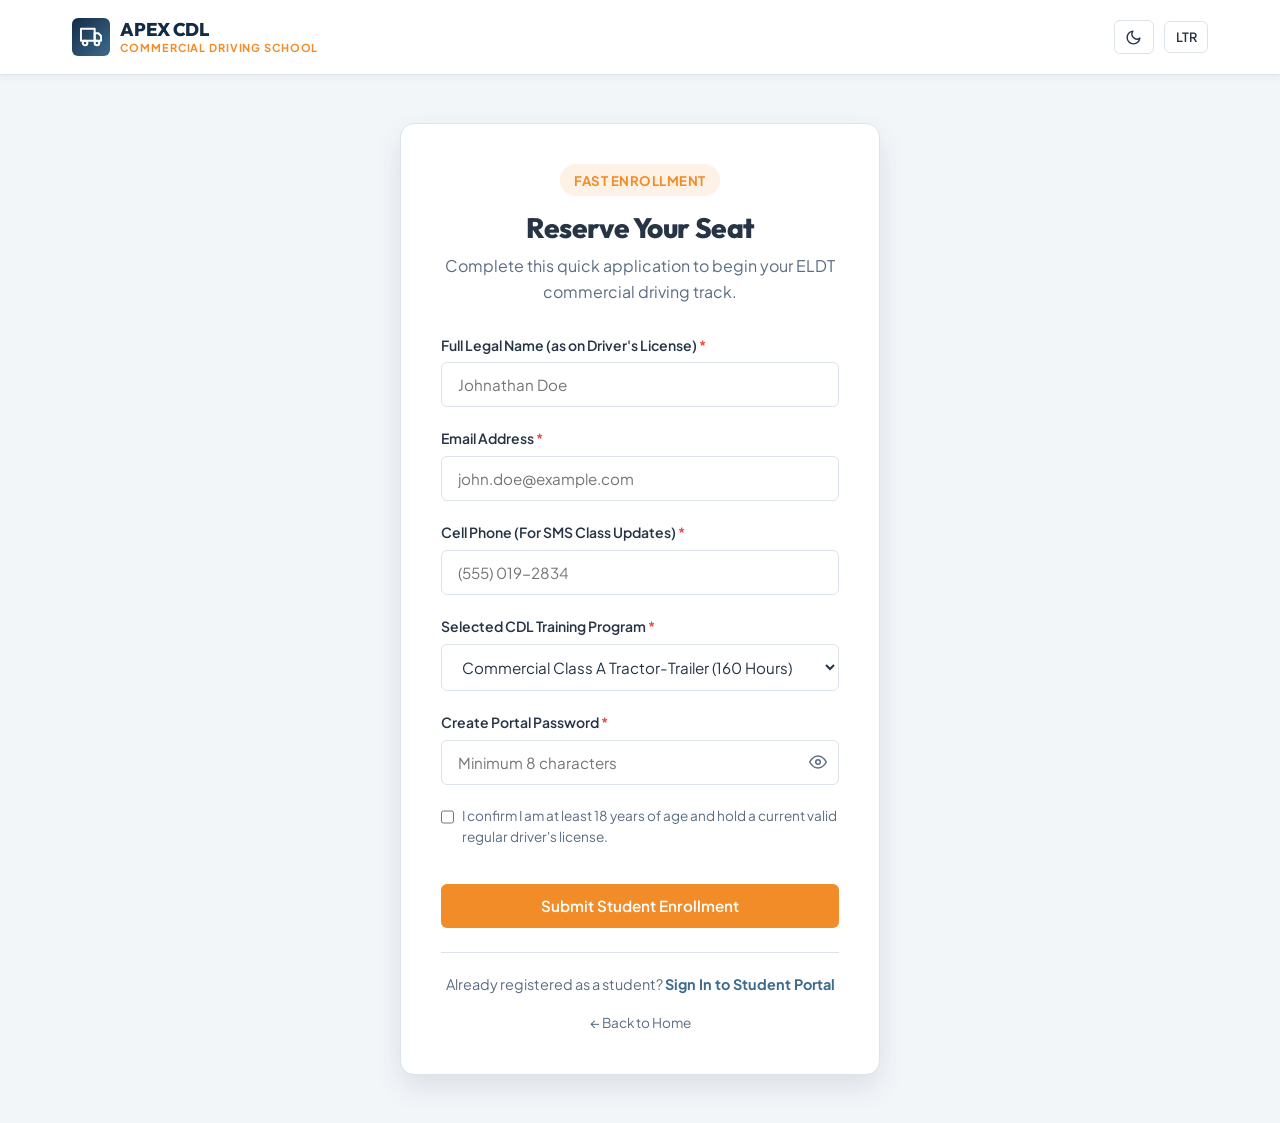
<file: register.html>
<!DOCTYPE html>
<html lang="en" dir="ltr">
<head>
  <meta charset="UTF-8">
  <meta name="viewport" content="width=device-width, initial-scale=1.0">
  <title>Apex CDL Academy | Student Registration & Enrollment</title>
  <meta name="description" content="Register for commercial driver license training at Apex CDL Academy. Choose Class A or Class B tracks and reserve your training seat.">
  <link rel="icon" type="image/svg+xml" href="assets/images/favicon.svg">
  <link rel="stylesheet" href="css/style.css">
</head>
<body class="auth-page-body">

  <!-- Preloader Screen -->
  <div id="apexPreloader" class="apex-preloader" aria-hidden="true">
    <div class="preloader-content">
      <div class="preloader-truck-box">
        <svg class="preloader-truck-svg" viewBox="0 0 24 24" fill="none" stroke="currentColor" stroke-width="2.2" stroke-linecap="round" stroke-linejoin="round">
          <rect x="1" y="3" width="15" height="13"></rect>
          <polygon points="16 8 20 8 23 11 23 16 16 16 8"></polygon>
          <circle cx="5.5" cy="18.5" r="2.5"></circle>
          <circle cx="18.5" cy="18.5" r="2.5"></circle>
        </svg>
      </div>
      <div class="preloader-title">APEX CDL ACADEMY</div>
      <div class="preloader-track">
        <div class="preloader-bar"></div>
      </div>
      <div class="preloader-subtext">Initializing Registration Form...</div>
    </div>
  </div>

  <!-- Minimal Auth Header: Strictly Logo, RTL button, and Theme mode button only -->
  <header class="site-header auth-header">
    <div class="container auth-header-bar">
      <a href="index.html" class="brand-logo" id="brandLogoRegister">
        <div class="brand-icon">
          <svg viewBox="0 0 24 24" fill="none" stroke="currentColor" stroke-width="2.2" stroke-linecap="round" stroke-linejoin="round">
            <rect x="1" y="3" width="15" height="13"></rect>
            <polygon points="16 8 20 8 23 11 23 16 16 16 8"></polygon>
            <circle cx="5.5" cy="18.5" r="2.5"></circle>
            <circle cx="18.5" cy="18.5" r="2.5"></circle>
          </svg>
        </div>
        <div class="brand-text">
          <span class="brand-title">APEX CDL</span>
          <span class="brand-subtitle">Commercial Driving School</span>
        </div>
      </a>

      <!-- Header Action Controls: Logo, RTL, and Theme Mode buttons ONLY -->
      <div class="auth-header-actions">
        <button class="tool-btn theme-toggle-btn" type="button" aria-label="Toggle theme">
          <svg viewBox="0 0 24 24" fill="none" stroke="currentColor" stroke-width="2"><path d="M21 12.79A9 9 0 1 1 11.21 3 7 7 0 0 0 21 12.79z"></path></svg>
        </button>
        <button class="tool-btn dir-toggle-btn" type="button" aria-label="Toggle direction">LTR</button>
      </div>
    </div>
  </header>

  <!-- Compact Clean Registration Layout -->
  <main class="site-main auth-wrapper" id="mainContentRegister">
    <div class="auth-card" style="max-width: 480px;">
      <div class="auth-header">
        <span class="section-badge">Fast Enrollment</span>
        <h1>Reserve Your Seat</h1>
        <p>Complete this quick application to begin your ELDT commercial driving track.</p>
      </div>

      <div class="form-alert-success" role="status" aria-live="polite">
        <strong>Application Submitted!</strong> An admissions coordinator will call to confirm your CDL permit readiness. (Demo mode)
      </div>

      <form data-validate="true" novalidate id="registerForm">
        <div class="form-group">
          <label for="fullName" class="form-label">Full Legal Name (as on Driver's License) <span style="color: #EF4444;">*</span></label>
          <input type="text" id="fullName" class="form-control" placeholder="Johnathan Doe" required>
          <div class="form-error-msg">Please enter your legal name.</div>
        </div>

        <div class="form-group">
          <label for="regEmail" class="form-label">Email Address <span style="color: #EF4444;">*</span></label>
          <input type="email" id="regEmail" class="form-control" placeholder="john.doe@example.com" required>
          <div class="form-error-msg">Please enter a valid email address.</div>
        </div>

        <div class="form-group">
          <label for="regPhone" class="form-label">Cell Phone (For SMS Class Updates) <span style="color: #EF4444;">*</span></label>
          <input type="tel" id="regPhone" class="form-control" placeholder="(555) 019-2834" required>
          <div class="form-error-msg">Please enter a valid phone number.</div>
        </div>

        <div class="form-group">
          <label for="programSelect" class="form-label">Selected CDL Training Program <span style="color: #EF4444;">*</span></label>
          <select id="programSelect" class="form-control" required>
            <option value="">-- Choose Program Track --</option>
            <option value="class-a" selected>Commercial Class A Tractor-Trailer (160 Hours)</option>
            <option value="class-b">Commercial Class B Heavy Straight Truck (120 Hours)</option>
            <option value="hazmat-tanker">Endorsement Add-On: HazMat & Tanker</option>
            <option value="refresher">CDL Skills Refresher & Recertification</option>
          </select>
        </div>

        <div class="form-group">
          <label for="regPassword" class="form-label">Create Portal Password <span style="color: #EF4444;">*</span></label>
          <div class="input-with-toggle">
            <input type="password" id="regPassword" class="form-control" placeholder="Minimum 8 characters" required minlength="8">
            <button type="button" class="pw-toggle-btn" aria-label="Toggle password visibility">
              <svg width="18" height="18" viewBox="0 0 24 24" fill="none" stroke="currentColor" stroke-width="2"><path d="M1 12s4-8 11-8 11 8 11 8-4 8-11 8-11-8-11-8z"></path><circle cx="12" cy="12" r="3"></circle></svg>
            </button>
          </div>
          <div class="form-error-msg">Please choose a password with at least 8 characters.</div>
        </div>

        <div class="form-group" style="display: flex; align-items: flex-start; gap: 0.5rem; margin-top: 0.5rem;">
          <input type="checkbox" id="termsAgree" required style="accent-color: var(--color-accent); width: 16px; height: 16px; margin-top: 4px;">
          <label for="termsAgree" style="font-size: 0.85rem; color: var(--text-muted); cursor: pointer;">
            I confirm I am at least 18 years of age and hold a current valid regular driver's license.
          </label>
        </div>

        <button type="submit" class="btn btn-primary btn-block" style="margin-top: 1rem;" id="btnRegisterSubmit">
          Submit Student Enrollment
        </button>
      </form>

      <div class="auth-footer" style="margin-top: 1.5rem; text-align: center; font-size: 0.9rem; color: var(--text-muted);">
        Already registered as a student?
        <a href="login.html" style="font-weight: 700; color: var(--color-secondary);">Sign In to Student Portal</a>
      </div>
      <div style="text-align: center; margin-top: 1rem; font-size: 0.85rem;">
        <a href="index.html" style="color: var(--text-muted);">&larr; Back to Home</a>
      </div>
    </div>
  </main>

  <script src="js/main.js"></script>
</body>
</html>
</file>
<file: css/style.css>
/* ==========================================================================
   CDL Training School - Modern Roadway Professional Design System
   Primary: Deep Navy #142B45
   Secondary: Steel Blue #3D6B8E
   Accent: Safety Orange #F28C28
   Background: White #FFFFFF / Alternate: #F3F6F9
   Text: Charcoal #263445
   STRICT REQUIREMENT: Max 2 cards per row at any viewport size.
   STRICT REQUIREMENT: Hamburger navigation on mobile, iPad, and iPad Pro (<= 1366px).
   ========================================================================== */

@import url('https://fonts.googleapis.com/css2?family=Outfit:wght@500;600;700;800&family=Plus+Jakarta+Sans:wght@400;500;600;700&display=swap');

:root {
  /* Brand Palette */
  --color-primary: #142B45;
  --color-primary-rgb: 20, 43, 69;
  --color-primary-hover: #0d1e32;
  --color-secondary: #3D6B8E;
  --color-secondary-light: #5282a6;
  --color-accent: #F28C28;
  --color-accent-hover: #d9771a;
  --color-accent-subtle: rgba(242, 140, 40, 0.12);

  /* Neutrals & Surfaces */
  --bg-main: #FFFFFF;
  --bg-alt: #F3F6F9;
  --bg-card: #FFFFFF;
  --bg-card-hover: #FAFCFE;
  --text-main: #263445;
  --text-muted: #5A6D82;
  --text-light: #7A8E9F;
  --border-color: #DCE3EA;
  --border-color-light: #EBF0F5;

  /* Header & Navbar */
  --header-bg: rgba(255, 255, 255, 0.96);
  --header-border: #DCE3EA;
  --nav-link-color: #263445;
  --nav-link-hover: #F28C28;

  /* Shadows */
  --shadow-xs: 0 1px 2px rgba(20, 43, 69, 0.04);
  --shadow-sm: 0 2px 6px rgba(20, 43, 69, 0.06);
  --shadow-md: 0 6px 16px rgba(20, 43, 69, 0.08);
  --shadow-lg: 0 12px 28px rgba(20, 43, 69, 0.1);

  /* Typography */
  --font-heading: 'Outfit', -apple-system, BlinkMacSystemFont, 'Segoe UI', Roboto, sans-serif;
  --font-body: 'Plus Jakarta Sans', -apple-system, BlinkMacSystemFont, 'Segoe UI', Roboto, sans-serif;

  /* Radius & Spacing */
  --radius-sm: 6px;
  --radius-md: 10px;
  --radius-lg: 14px;
  --radius-pill: 9999px;
  --transition-fast: 0.18s ease;
  --transition-normal: 0.25s ease;

  /* Container width */
  --container-max: 1200px;
}

/* ==========================================================================
   Dark Theme Overrides
   ========================================================================== */
[data-theme="dark"] {
  --bg-main: #0B131D;
  --bg-alt: #101B29;
  --bg-card: #152232;
  --bg-card-hover: #19293C;
  --text-main: #E2E8F0;
  --text-muted: #94A3B8;
  --text-light: #64748B;
  --border-color: #223448;
  --border-color-light: #1A2838;

  --header-bg: rgba(11, 19, 29, 0.95);
  --header-border: #223448;
  --nav-link-color: #E2E8F0;
  --nav-link-hover: #F28C28;

  --shadow-xs: 0 1px 2px rgba(0, 0, 0, 0.4);
  --shadow-sm: 0 2px 6px rgba(0, 0, 0, 0.5);
  --shadow-md: 0 6px 16px rgba(0, 0, 0, 0.6);
  --shadow-lg: 0 12px 28px rgba(0, 0, 0, 0.7);
}

/* Global Dark Mode High Contrast for Titles and Headings */
[data-theme="dark"] h1,
[data-theme="dark"] h2,
[data-theme="dark"] h3,
[data-theme="dark"] h4,
[data-theme="dark"] h5,
[data-theme="dark"] h6 {
  color: #FFFFFF;
}

[data-theme="dark"] [style*="color: var(--color-primary)"],
[data-theme="dark"] [style*="color:var(--color-primary)"],
[data-theme="dark"] [style*="color: #142B45"],
[data-theme="dark"] [style*="color:#142B45"] {
  color: #FFFFFF !important;
}

/* Base Reset & Box Sizing */
*, *::before, *::after {
  box-sizing: border-box;
  margin: 0;
  padding: 0;
}

html {
  font-size: 16px;
  scroll-behavior: smooth;
  -webkit-text-size-adjust: 100%;
}

body {
  font-family: var(--font-body);
  font-size: 1rem;
  line-height: 1.6;
  color: var(--text-main);
  background-color: var(--bg-main);
  min-height: 100vh;
  display: flex;
  flex-direction: column;
  overflow-x: clip;
  transition: background-color var(--transition-normal), color var(--transition-normal);
}

/* Heading Typography */
h1, h2, h3, h4, h5, h6 {
  font-family: var(--font-heading);
  color: var(--text-main);
  font-weight: 700;
  line-height: 1.25;
  letter-spacing: -0.015em;
}

h1 {
  font-size: clamp(2rem, 4vw + 1rem, 3.25rem);
  font-weight: 800;
}

h2 {
  font-size: clamp(1.6rem, 2.5vw + 0.8rem, 2.35rem);
}

h3 {
  font-size: clamp(1.25rem, 1.5vw + 0.6rem, 1.5rem);
}

h4 {
  font-size: 1.15rem;
}

p {
  color: var(--text-muted);
  font-size: 1rem;
  line-height: 1.65;
}

a {
  color: var(--color-secondary);
  text-decoration: none;
  transition: color var(--transition-fast);
}

a:hover, a:focus-visible {
  color: var(--color-accent);
}

img {
  max-width: 100%;
  height: auto;
  display: block;
}

button, input, select, textarea {
  font-family: inherit;
  font-size: inherit;
  color: inherit;
}

/* Focus outline for accessibility */
:focus-visible {
  outline: 2px solid var(--color-accent);
  outline-offset: 3px;
}

/* ==========================================================================
   Layout & Container System
   ========================================================================== */
.container {
  width: 100%;
  max-width: var(--container-max);
  margin-left: auto;
  margin-right: auto;
  padding-left: clamp(1rem, 3vw, 2rem);
  padding-right: clamp(1rem, 3vw, 2rem);
}

.site-main {
  flex: 1 0 auto;
}

/* Content Section Spacing (Tightened for balanced vertical cadence) */
.content-section {
  padding-top: clamp(2.25rem, 4vw, 3.75rem);
  padding-bottom: clamp(2.25rem, 4vw, 3.75rem);
  position: relative;
}

.content-section.bg-alt {
  background-color: var(--bg-alt);
}

.section-header {
  text-align: center;
  max-width: 680px;
  margin: 0 auto clamp(1.5rem, 3vw, 2.35rem) auto;
}

.section-header.text-start {
  text-align: start;
  margin-left: 0;
  margin-right: 0;
}

.section-badge {
  display: inline-flex;
  align-items: center;
  gap: 0.5rem;
  padding: 0.35rem 0.85rem;
  background-color: var(--color-accent-subtle);
  color: var(--color-accent);
  font-size: 0.825rem;
  font-weight: 700;
  letter-spacing: 0.04em;
  text-transform: uppercase;
  border-radius: var(--radius-pill);
  margin-bottom: 0.85rem;
}

.section-title {
  margin-bottom: 0.85rem;
}

.section-description {
  font-size: clamp(0.95rem, 1.2vw, 1.075rem);
  color: var(--text-muted);
}

/* ==========================================================================
   STRICT REQUIREMENT: RESPONSIVE CARD GRID
   A maximum of two cards per row is allowed at every screen size.
   Never display three or more cards in a single row.
   ========================================================================== */
.card-grid-2 {
  display: grid;
  grid-template-columns: 1fr;
  gap: clamp(1.25rem, 2.5vw, 2rem);
  width: 100%;
}

@media (min-width: 640px) {
  .card-grid-2 {
    grid-template-columns: repeat(2, 1fr);
  }
}

/* Standard Card Alignment Structure */
.feature-card,
.program-card,
.instructor-card,
.testimonial-card,
.process-card,
.dashboard-card {
  background-color: var(--bg-card);
  border: 1px solid var(--border-color);
  border-radius: var(--radius-md);
  padding: clamp(1.25rem, 2.5vw, 1.85rem);
  display: flex;
  flex-direction: column;
  height: 100%;
  box-shadow: var(--shadow-sm);
  transition: transform var(--transition-fast), box-shadow var(--transition-fast), border-color var(--transition-fast);
}

.feature-card:hover,
.program-card:hover,
.instructor-card:hover,
.process-card:hover,
.testimonial-card:hover {
  transform: translateY(-3px);
  box-shadow: var(--shadow-md);
  border-color: var(--color-secondary);
}

/* Card internal alignment rules */
.card-media {
  width: 100%;
  aspect-ratio: 16 / 10;
  border-radius: var(--radius-sm);
  overflow: hidden;
  margin-bottom: 1.25rem;
  background-color: var(--bg-alt);
}

.card-media img {
  width: 100%;
  height: 100%;
  object-fit: cover;
}

.card-media.avatar-square {
  aspect-ratio: 1 / 1;
}

.card-tag {
  align-self: flex-start;
  font-size: 0.775rem;
  font-weight: 700;
  text-transform: uppercase;
  letter-spacing: 0.05em;
  padding: 0.25rem 0.65rem;
  border-radius: var(--radius-sm);
  background-color: var(--bg-alt);
  color: var(--color-secondary);
  margin-bottom: 0.75rem;
  border: 1px solid var(--border-color);
}

.card-tag.accent {
  background-color: var(--color-accent-subtle);
  color: var(--color-accent);
  border-color: transparent;
}

.card-title {
  font-size: 1.25rem;
  line-height: 1.35;
  margin-bottom: 0.65rem;
  min-height: 2.7rem; /* keeps 2-line title aligned */
  display: -webkit-box;
  -webkit-line-clamp: 2;
  -webkit-box-orient: vertical;
  overflow: hidden;
}

.card-desc {
  font-size: 0.95rem;
  color: var(--text-muted);
  line-height: 1.55;
  margin-bottom: 1.25rem;
  min-height: 4.65rem; /* keeps descriptions uniform */
  display: -webkit-box;
  -webkit-line-clamp: 3;
  -webkit-box-orient: vertical;
  overflow: hidden;
}

.card-meta-list {
  list-style: none;
  margin-bottom: 1.25rem;
  display: flex;
  flex-direction: column;
  gap: 0.5rem;
  font-size: 0.9rem;
  color: var(--text-main);
}

.card-meta-item {
  display: flex;
  align-items: center;
  gap: 0.5rem;
}

.card-meta-item svg {
  flex-shrink: 0;
  color: var(--color-accent);
}

.card-footer-action {
  margin-top: auto; /* Aligns button to bottom of all cards */
  padding-top: 1rem;
  border-top: 1px solid var(--border-color-light);
}

/* ==========================================================================
   Buttons & Controls
   ========================================================================== */
.btn {
  display: inline-flex;
  align-items: center;
  justify-content: center;
  gap: 0.5rem;
  padding: 0.75rem 1.4rem;
  font-size: 0.95rem;
  font-weight: 600;
  border-radius: var(--radius-sm);
  cursor: pointer;
  border: 1px solid transparent;
  transition: background-color var(--transition-fast), color var(--transition-fast), border-color var(--transition-fast), transform var(--transition-fast);
  text-decoration: none;
  line-height: 1.2;
}

.btn:active {
  transform: scale(0.98);
}

.btn-primary {
  background-color: var(--color-accent);
  color: #FFFFFF;
}

.btn-primary:hover, .btn-primary:focus-visible {
  background-color: var(--color-accent-hover);
  color: #FFFFFF;
}

.btn-navy {
  background-color: var(--color-primary);
  color: #FFFFFF;
}

.btn-navy:hover, .btn-navy:focus-visible {
  background-color: var(--color-primary-hover);
  color: #FFFFFF;
}

.btn-outline {
  background-color: transparent;
  border-color: var(--border-color);
  color: var(--text-main);
}

.btn-outline:hover, .btn-outline:focus-visible {
  border-color: var(--color-primary);
  background-color: var(--bg-alt);
  color: var(--color-primary);
}

[data-theme="dark"] .btn-outline:hover {
  border-color: var(--color-accent);
  color: var(--color-accent);
}

.btn-sm {
  padding: 0.5rem 0.95rem;
  font-size: 0.85rem;
}

.btn-block {
  width: 100%;
}

/* ==========================================================================
   STRICT REQUIREMENT: RESPONSIVE NAVIGATION
   - Hamburger navigation on mobile, iPad, and iPad Pro (<= 1366px)
   - Show desktop navigation only at >= 1367px where ample room exists
   ========================================================================== */
.site-header {
  position: sticky;
  top: 0;
  z-index: 1000;
  background-color: var(--header-bg);
  backdrop-filter: blur(12px);
  -webkit-backdrop-filter: blur(12px);
  border-bottom: 1px solid var(--header-border);
  box-shadow: 0 2px 8px rgba(0, 0, 0, 0.05);
  transition: background-color var(--transition-normal), border-color var(--transition-normal), box-shadow var(--transition-normal);
}

.header-inner {
  display: flex;
  align-items: center;
  justify-content: space-between;
  height: 74px;
  gap: 1.25rem;
}

.brand-logo {
  display: inline-flex;
  align-items: center;
  gap: 0.65rem;
  text-decoration: none;
  color: var(--text-main);
  flex-shrink: 0;
  white-space: nowrap;
}

.brand-icon {
  width: 38px;
  height: 38px;
  background: linear-gradient(135deg, var(--color-primary), var(--color-secondary));
  border-radius: var(--radius-sm);
  display: flex;
  align-items: center;
  justify-content: center;
  color: #FFFFFF;
  flex-shrink: 0;
}

.brand-icon svg {
  width: 22px;
  height: 22px;
}

.brand-text {
  display: flex;
  flex-direction: column;
  align-items: flex-start;
  text-align: left;
  justify-content: center;
  gap: 0.15rem;
}

[dir="rtl"] .brand-text {
  align-items: flex-end;
  text-align: right;
}

.brand-title {
  font-family: var(--font-heading);
  font-size: 1.15rem;
  font-weight: 800;
  color: var(--color-primary);
  line-height: 1.1;
  letter-spacing: -0.02em;
  margin: 0;
  text-align: left;
}

[dir="rtl"] .brand-title {
  text-align: right;
}

[data-theme="dark"] .brand-title {
  color: #FFFFFF;
}

.brand-subtitle {
  font-size: 0.685rem;
  text-transform: uppercase;
  letter-spacing: 0.08em;
  color: var(--color-accent);
  font-weight: 700;
  line-height: 1.1;
  margin: 0;
  text-align: left;
}

[dir="rtl"] .brand-subtitle {
  text-align: right;
}

/* Header Utilities (Theme, LTR/RTL, Login, Primary CTA) */
.header-actions {
  display: flex;
  align-items: center;
  gap: 0.55rem;
  flex-shrink: 0;
  white-space: nowrap;
}

/* Hide theme/RTL toggles and Login/Enroll buttons in main header on mobile/tablet/iPad view (<= 1366px) since they are placed inside mobile menu drawer */
@media (max-width: 1366px) {
  .site-header:not(.auth-header) .header-actions .theme-toggle-btn,
  .site-header:not(.auth-header) .header-actions .dir-toggle-btn,
  .site-header:not(.auth-header) .header-actions #headerLoginBtn,
  .site-header:not(.auth-header) .header-actions #headerCtaBtn {
    display: none !important;
  }
}

.tool-btn {
  background: transparent;
  border: 1px solid var(--border-color);
  color: var(--text-main);
  padding: 0.45rem 0.65rem;
  border-radius: var(--radius-sm);
  cursor: pointer;
  display: inline-flex;
  align-items: center;
  justify-content: center;
  font-size: 0.8rem;
  font-weight: 600;
  transition: all var(--transition-fast);
}

.tool-btn:hover {
  background-color: var(--bg-alt);
  border-color: var(--color-secondary);
}

.tool-btn svg {
  width: 17px;
  height: 17px;
}

/* Desktop Navigation (Visible ONLY at >= 1367px) */
.desktop-nav {
  display: none;
}

@media (min-width: 1367px) {
  .desktop-nav {
    display: flex;
    align-items: center;
    gap: 1.25rem;
    list-style: none;
    white-space: nowrap;
  }

  .nav-item {
    position: relative;
  }

  .nav-link {
    color: var(--nav-link-color);
    font-size: 0.95rem;
    font-weight: 600;
    padding: 0.5rem 0.25rem;
    display: inline-flex;
    align-items: center;
    gap: 0.35rem;
    white-space: nowrap;
    transition: color var(--transition-fast);
  }

  .nav-link:hover, .nav-link.active {
    color: var(--color-accent);
  }

  /* Desktop Home Dropdown */
  .has-dropdown:hover .dropdown-menu,
  .has-dropdown:focus-within .dropdown-menu {
    opacity: 1;
    visibility: visible;
    transform: translateY(0);
  }

  .dropdown-menu {
    position: absolute;
    top: 100%;
    left: 0;
    min-width: 200px;
    background-color: var(--bg-card);
    border: 1px solid var(--border-color);
    border-radius: var(--radius-md);
    box-shadow: var(--shadow-md);
    padding: 0.5rem;
    list-style: none;
    opacity: 0;
    visibility: hidden;
    transform: translateY(8px);
    transition: all var(--transition-fast);
    z-index: 100;
  }

  .dropdown-link {
    display: block;
    padding: 0.6rem 0.85rem;
    font-size: 0.9rem;
    color: var(--text-main);
    border-radius: var(--radius-sm);
    font-weight: 500;
  }

  .dropdown-link:hover, .dropdown-link.active {
    background-color: var(--bg-alt);
    color: var(--color-accent);
  }
}

/* ==========================================================================
   Back-To-Top Arrow Button (Scroll to Top)
   ========================================================================== */
.back-to-top {
  position: fixed;
  bottom: clamp(1.25rem, 3vw, 2.25rem);
  right: clamp(1.25rem, 3vw, 2.25rem);
  width: 44px;
  height: 44px;
  background-color: var(--color-accent);
  color: #FFFFFF;
  border: none;
  border-radius: var(--radius-sm);
  display: flex;
  align-items: center;
  justify-content: center;
  cursor: pointer;
  box-shadow: var(--shadow-md);
  opacity: 0;
  visibility: hidden;
  transform: translateY(12px);
  transition: opacity var(--transition-fast), visibility var(--transition-fast), transform var(--transition-fast), background-color var(--transition-fast);
  z-index: 999;
}

.back-to-top.show {
  opacity: 1;
  visibility: visible;
  transform: translateY(0);
}

.back-to-top:hover,
.back-to-top:focus-visible {
  background-color: var(--color-accent-hover);
  transform: translateY(-2px);
  box-shadow: var(--shadow-lg);
}

.back-to-top svg {
  width: 22px;
  height: 22px;
}

[dir="rtl"] .back-to-top {
  right: auto;
  left: clamp(1.25rem, 3vw, 2.25rem);
}

/* Hamburger Menu Button (Visible on Mobile, Tablet, iPad, iPad Pro: <= 1366px) */
.menu-toggle {
  display: inline-flex;
  align-items: center;
  justify-content: center;
  width: 42px;
  height: 42px;
  background: var(--bg-card);
  border: 1px solid var(--border-color);
  border-radius: var(--radius-sm);
  color: var(--text-main);
  cursor: pointer;
  transition: all var(--transition-fast);
}

.menu-toggle:hover {
  background-color: var(--bg-alt);
  border-color: var(--color-secondary);
}

.menu-toggle svg {
  width: 22px;
  height: 22px;
}

@media (min-width: 1367px) {
  .menu-toggle {
    display: none;
  }
}

/* Mobile & Tablet Navigation Drawer (For <= 1366px) */
.mobile-nav-backdrop {
  position: fixed;
  inset: 0;
  background-color: rgba(11, 19, 29, 0.6);
  backdrop-filter: blur(4px);
  z-index: 1050;
  opacity: 0;
  visibility: hidden;
  transition: opacity var(--transition-normal), visibility var(--transition-normal);
}

.mobile-nav-drawer {
  position: fixed;
  top: 0;
  right: 0;
  bottom: 0;
  width: min(340px, 86vw);
  background-color: var(--bg-card);
  box-shadow: var(--shadow-lg);
  z-index: 1100;
  display: flex;
  flex-direction: column;
  transform: translateX(100%);
  transition: transform var(--transition-normal);
  padding: 1.5rem;
  overflow-y: auto;
}

[dir="rtl"] .mobile-nav-drawer {
  right: auto;
  left: 0;
  transform: translateX(-100%);
}

.mobile-nav-open .mobile-nav-backdrop {
  opacity: 1;
  visibility: visible;
}

.mobile-nav-open .mobile-nav-drawer {
  transform: translateX(0);
}

.drawer-header {
  display: flex;
  align-items: center;
  justify-content: space-between;
  padding-bottom: 1rem;
  border-bottom: 1px solid var(--border-color);
  margin-bottom: 1.25rem;
}

.drawer-close {
  background: transparent;
  border: 1px solid var(--border-color);
  width: 36px;
  height: 36px;
  border-radius: var(--radius-sm);
  color: var(--text-main);
  cursor: pointer;
  display: flex;
  align-items: center;
  justify-content: center;
}

.mobile-nav-list {
  list-style: none;
  display: flex;
  flex-direction: column;
  gap: 0.35rem;
}

.mobile-nav-link {
  display: flex;
  align-items: center;
  justify-content: space-between;
  padding: 0.75rem 0.85rem;
  font-size: 1rem;
  font-weight: 600;
  color: var(--text-main);
  border-radius: var(--radius-sm);
  transition: background-color var(--transition-fast), color var(--transition-fast);
}

.mobile-nav-link:hover, .mobile-nav-link.active {
  background-color: var(--bg-alt);
  color: var(--color-accent);
}

.mobile-dropdown-btn {
  width: 100%;
  border: none;
  background: transparent;
  cursor: pointer;
  text-align: left;
  font-family: inherit;
}

[dir="rtl"] .mobile-dropdown-btn {
  text-align: right;
}

.mobile-chevron-icon {
  flex-shrink: 0;
  transition: transform var(--transition-fast);
}

.has-mobile-dropdown .mobile-submenu {
  display: none;
  list-style: none;
  padding-left: 1rem;
  flex-direction: column;
  gap: 0.25rem;
  margin-top: 0.25rem;
}

[dir="rtl"] .has-mobile-dropdown .mobile-submenu {
  padding-left: 0;
  padding-right: 1rem;
}

.has-mobile-dropdown.open .mobile-submenu {
  display: flex;
}

.has-mobile-dropdown.open .mobile-chevron-icon {
  transform: rotate(180deg);
}

.mobile-sublink {
  display: block;
  padding: 0.5rem 0.85rem;
  font-size: 0.9rem;
  color: var(--text-muted);
  border-radius: var(--radius-sm);
  transition: color var(--transition-fast), background-color var(--transition-fast);
}

.mobile-sublink:hover, .mobile-sublink.active {
  color: var(--color-accent);
  background-color: var(--bg-alt);
  font-weight: 600;
}

.drawer-preferences {
  margin-top: 1rem;
  padding: 1rem 0;
  border-top: 1px solid var(--border-color);
  border-bottom: 1px solid var(--border-color);
  display: flex;
  flex-direction: column;
  gap: 0.5rem;
}

.drawer-pref-title {
  display: block;
  font-size: 0.75rem;
  font-weight: 700;
  text-transform: uppercase;
  letter-spacing: 0.06em;
  color: var(--text-muted);
}

.drawer-pref-group {
  display: flex;
  gap: 0.65rem;
  width: 100%;
}

.drawer-preferences .tool-btn,
.drawer-pref-group .tool-btn {
  flex: 1;
  height: 44px;
  padding: 0;
  justify-content: center;
  align-items: center;
  font-size: 1rem;
  background-color: var(--bg-alt);
  border: 1px solid var(--border-color);
  border-radius: var(--radius-sm);
  display: inline-flex;
  color: var(--text-main);
  cursor: pointer;
  transition: background-color var(--transition-fast), border-color var(--transition-fast), color var(--transition-fast);
}

.drawer-preferences .tool-btn:hover,
.drawer-pref-group .tool-btn:hover {
  border-color: var(--color-accent);
  color: var(--color-accent);
  background-color: var(--bg-card);
}

.drawer-cta {
  margin-top: auto;
  padding-top: 1.25rem;
  display: flex;
  flex-direction: column;
  gap: 0.75rem;
}

/* ==========================================================================
   Hero Section Variations (STRICT: Full Screen 100vh on All Screen Sizes)
   ========================================================================== */
/* Home 1 Hero: Career-Focused, Full Screen Viewport Cover Across All Devices */
.hero-home1 {
  background: radial-gradient(circle at 85% 30%, rgba(61, 107, 142, 0.08) 0%, transparent 60%),
              linear-gradient(180deg, var(--bg-alt) 0%, var(--bg-main) 100%);
  min-height: calc(100vh - 74px);
  min-height: calc(100dvh - 74px);
  display: flex;
  align-items: center;
  justify-content: center;
  padding-top: clamp(2rem, 4vw, 3.5rem);
  padding-bottom: clamp(2rem, 4vw, 3.5rem);
  border-bottom: 1px solid var(--border-color);
  position: relative;
  box-sizing: border-box;
}

.hero-home1-grid {
  display: grid;
  grid-template-columns: 1fr;
  gap: 2.5rem;
  align-items: center;
  width: 100%;
}

@media (min-width: 900px) {
  .hero-home1-grid {
    grid-template-columns: 1.15fr 0.85fr;
  }
}

.hero-home1-content .hero-badge {
  display: inline-flex;
  align-items: center;
  gap: 0.5rem;
  padding: 0.35rem 0.85rem;
  background-color: var(--color-accent-subtle);
  color: var(--color-accent);
  font-size: 0.85rem;
  font-weight: 700;
  letter-spacing: 0.05em;
  text-transform: uppercase;
  border-radius: var(--radius-pill);
  margin-bottom: 1rem;
}

.hero-home1-content h1 {
  margin-bottom: 1.25rem;
}

.hero-home1-content p {
  font-size: clamp(1rem, 1.25vw, 1.15rem);
  margin-bottom: 1.85rem;
}

.hero-actions {
  display: flex;
  flex-wrap: wrap;
  gap: 1rem;
  margin-bottom: 2rem;
}

.hero-guarantee-row {
  display: flex;
  flex-wrap: wrap;
  align-items: center;
  gap: 1.5rem;
  font-size: 0.875rem;
  color: var(--text-muted);
  border-top: 1px solid var(--border-color);
  padding-top: 1.25rem;
}

.hero-guarantee-item {
  display: flex;
  align-items: center;
  gap: 0.45rem;
}

.hero-home1-media {
  position: relative;
  border-radius: var(--radius-lg);
  overflow: hidden;
  box-shadow: var(--shadow-lg);
  border: 1px solid var(--border-color);
}

.hero-home1-media img {
  width: 100%;
  aspect-ratio: 16 / 10;
  object-fit: cover;
}

.media-floating-badge {
  position: absolute;
  bottom: 1.25rem;
  left: 1.25rem;
  background-color: var(--bg-card);
  padding: 0.75rem 1.25rem;
  border-radius: var(--radius-md);
  box-shadow: var(--shadow-md);
  display: flex;
  align-items: center;
  gap: 0.85rem;
  border: 1px solid var(--border-color);
  z-index: 5;
}

.media-floating-badge strong {
  display: block;
  font-size: 0.95rem;
  color: var(--text-main);
  line-height: 1.2;
  margin-bottom: 0.2rem;
}

.media-floating-badge span {
  font-size: 0.8rem;
  color: var(--text-muted);
}

[data-theme="dark"] .media-floating-badge {
  background-color: #1e293b;
  border-color: rgba(255, 255, 255, 0.15);
  box-shadow: 0 8px 24px rgba(0, 0, 0, 0.4);
}

[data-theme="dark"] .media-floating-badge strong {
  color: #FFFFFF !important;
}

[data-theme="dark"] .media-floating-badge span {
  color: #94A3B8 !important;
}

[dir="rtl"] .media-floating-badge {
  left: auto;
  right: 1.25rem;
}

/* Home 2 Hero: Full Screen 100vh Split-Screen Technical Cockpit Inside Container */
.hero-home2 {
  padding: clamp(2rem, 4vw, 3.5rem) 0;
  background-color: var(--color-primary);
  color: #FFFFFF;
  border-bottom: 1px solid var(--border-color);
  min-height: calc(100vh - 74px);
  min-height: calc(100dvh - 74px);
  display: flex;
  align-items: center;
  box-sizing: border-box;
}

.hero-home2 .container {
  width: 100%;
}

.hero-home2-split {
  display: grid;
  grid-template-columns: 1fr;
  gap: 2.5rem;
  align-items: center;
  width: 100%;
}

@media (min-width: 960px) {
  .hero-home2-split {
    grid-template-columns: 1.1fr 0.9fr;
    gap: 3rem;
  }
}

.hero-home2-panel {
  padding: 0;
  display: flex;
  flex-direction: column;
  justify-content: center;
  z-index: 2;
}

.hero-home2-panel h1 {
  color: #FFFFFF;
  margin-bottom: 1.25rem;
}

.hero-home2-panel p {
  color: #CBD5E1;
  font-size: 1.05rem;
  margin-bottom: 1.75rem;
}

.hero-home2-photo {
  height: 100%;
  min-height: 380px;
  position: relative;
  overflow: hidden;
  border-radius: var(--radius-lg);
  box-shadow: var(--shadow-lg);
}

.hero-home2-photo img {
  width: 100%;
  height: 100%;
  object-fit: cover;
  border-radius: var(--radius-lg);
}

/* Page Banner (For Programs, Instructors, About, Contact, Dashboard) */
.page-banner {
  background: linear-gradient(135deg, var(--color-primary) 0%, #1c3d61 100%);
  color: #FFFFFF;
  padding: clamp(2.5rem, 5vw, 4rem) 0;
  text-align: center;
  border-bottom: 1px solid var(--border-color);
}

.page-banner h1 {
  color: #FFFFFF;
  margin-bottom: 0.75rem;
}

.page-banner p {
  color: #D1DCE7;
  max-width: 640px;
  margin: 0 auto;
  font-size: 1.05rem;
}

/* ==========================================================================
   Timeline / Step-by-Step System (Home 2 Section 2)
   Strictly max 2 cards per row!
   ========================================================================== */
.step-number {
  width: 38px;
  height: 38px;
  background-color: var(--color-accent);
  color: #FFFFFF;
  border-radius: var(--radius-sm);
  display: flex;
  align-items: center;
  justify-content: center;
  font-family: var(--font-heading);
  font-weight: 800;
  font-size: 1.1rem;
  margin-bottom: 1rem;
}

/* ==========================================================================
   License Class Comparison (Home 2 Section 3)
   Clean 2-card comparison: Class A vs Class B
   ========================================================================== */
.compare-table-list {
  list-style: none;
  display: flex;
  flex-direction: column;
  gap: 0.65rem;
  margin-bottom: 1.5rem;
}

.compare-item {
  display: flex;
  align-items: flex-start;
  gap: 0.6rem;
  font-size: 0.925rem;
  color: var(--text-main);
}

.compare-item svg {
  flex-shrink: 0;
  color: #10B981;
  margin-top: 3px;
}

/* ==========================================================================
   Forms & Inputs (Contact, Login, Register)
   ========================================================================== */
.form-group {
  margin-bottom: 1.25rem;
  text-align: start;
}

.form-label {
  display: block;
  font-size: 0.875rem;
  font-weight: 600;
  color: var(--text-main);
  margin-bottom: 0.4rem;
}

.form-control {
  width: 100%;
  padding: 0.75rem 1rem;
  font-size: 0.95rem;
  background-color: var(--bg-card);
  border: 1px solid var(--border-color);
  border-radius: var(--radius-sm);
  color: var(--text-main);
  transition: border-color var(--transition-fast), box-shadow var(--transition-fast);
}

.form-control:focus {
  border-color: var(--color-secondary);
  box-shadow: 0 0 0 3px rgba(61, 107, 142, 0.15);
  outline: none;
}

.form-control.is-invalid {
  border-color: #EF4444;
  background-color: rgba(239, 68, 68, 0.03);
}

.form-error-msg {
  display: none;
  color: #EF4444;
  font-size: 0.8rem;
  margin-top: 0.35rem;
}

.form-control.is-invalid + .form-error-msg,
.input-with-toggle.is-invalid + .form-error-msg {
  display: block;
}

.input-with-toggle {
  position: relative;
  display: flex;
  align-items: center;
}

.input-with-toggle .form-control {
  padding-right: 2.75rem;
}

[dir="rtl"] .input-with-toggle .form-control {
  padding-right: 1rem;
  padding-left: 2.75rem;
}

.pw-toggle-btn {
  position: absolute;
  right: 0.75rem;
  background: transparent;
  border: none;
  color: var(--text-muted);
  cursor: pointer;
  display: flex;
  align-items: center;
  justify-content: center;
}

[dir="rtl"] .pw-toggle-btn {
  right: auto;
  left: 0.75rem;
}

.form-alert-success {
  display: none;
  padding: 1rem;
  background-color: rgba(16, 185, 129, 0.12);
  border: 1px solid #10B981;
  color: #065F46;
  border-radius: var(--radius-sm);
  margin-bottom: 1.25rem;
  font-size: 0.9rem;
  font-weight: 500;
}

[data-theme="dark"] .form-alert-success {
  color: #34D399;
}

/* Authentication Page Container */
.auth-wrapper {
  padding: clamp(3rem, 6vw, 5rem) 1rem;
  display: flex;
  align-items: center;
  justify-content: center;
  min-height: calc(100vh - 180px);
}

.auth-card {
  width: 100%;
  max-width: 440px;
  background-color: var(--bg-card);
  border: 1px solid var(--border-color);
  border-radius: var(--radius-md);
  padding: clamp(1.75rem, 4vw, 2.5rem);
  box-shadow: var(--shadow-md);
}

.auth-card .auth-header {
  text-align: center;
  margin-bottom: 1.75rem;
}

.auth-card .auth-header h1 {
  font-size: 1.75rem;
  margin-bottom: 0.5rem;
}

.auth-footer {
  text-align: center;
  margin-top: 1.5rem;
  padding-top: 1.25rem;
  border-top: 1px solid var(--border-color);
  font-size: 0.9rem;
  color: var(--text-muted);
}

/* ==========================================================================
   Student Dashboard Styles (5 Content Sections)
   ========================================================================== */
.dashboard-header-bar {
  display: flex;
  flex-wrap: wrap;
  align-items: center;
  justify-content: space-between;
  gap: 1rem;
  margin-bottom: 2rem;
  padding-bottom: 1.25rem;
  border-bottom: 1px solid var(--border-color);
}

.student-badge-wrap {
  display: flex;
  align-items: center;
  gap: 1rem;
}

.student-avatar {
  width: 56px;
  height: 56px;
  border-radius: var(--radius-sm);
  background: var(--color-primary);
  color: #FFFFFF;
  display: flex;
  align-items: center;
  justify-content: center;
  font-size: 1.35rem;
  font-weight: 700;
}

.progress-track {
  width: 100%;
  height: 10px;
  background-color: var(--bg-alt);
  border-radius: var(--radius-pill);
  overflow: hidden;
  margin: 0.75rem 0;
  border: 1px solid var(--border-color);
}

.progress-fill {
  height: 100%;
  background: linear-gradient(90deg, var(--color-secondary), var(--color-accent));
  border-radius: var(--radius-pill);
}

.dashboard-stat-num {
  font-family: var(--font-heading);
  font-size: 2.25rem;
  font-weight: 800;
  color: var(--color-primary);
  line-height: 1;
}

[data-theme="dark"] .dashboard-stat-num {
  color: #FFFFFF;
}

/* Status Badges */
.status-pill {
  display: inline-flex;
  align-items: center;
  gap: 0.35rem;
  padding: 0.25rem 0.65rem;
  font-size: 0.775rem;
  font-weight: 700;
  border-radius: var(--radius-pill);
  text-transform: uppercase;
}

.status-passed {
  background-color: rgba(16, 185, 129, 0.15);
  color: #10B981;
}

.status-scheduled {
  background-color: var(--color-accent-subtle);
  color: var(--color-accent);
}

.status-active {
  background-color: rgba(61, 107, 142, 0.15);
  color: var(--color-secondary);
}

/* ==========================================================================
   Footer (Rich 4-Column Layout, Compact Spacing, Contact Info & Socials)
   ========================================================================== */
.site-footer {
  background-color: var(--color-primary);
  color: #CBD5E1;
  padding-top: clamp(1.85rem, 3vw, 2.65rem);
  padding-bottom: 1.25rem;
  border-top: 1px solid rgba(255, 255, 255, 0.08);
}

.footer-grid-4 {
  display: grid;
  grid-template-columns: 1fr;
  gap: clamp(1.25rem, 2.25vw, 1.85rem);
  margin-bottom: 1.65rem;
}

@media (min-width: 640px) {
  .footer-grid-4 {
    grid-template-columns: repeat(2, 1fr);
  }
}

@media (min-width: 1024px) {
  .footer-grid-4 {
    grid-template-columns: 1.35fr 1fr 1fr 1.2fr;
  }
}

.footer-col h3 {
  color: #FFFFFF;
  font-size: 1.05rem;
  font-weight: 700;
  margin-bottom: 1rem;
  letter-spacing: -0.01em;
}

.footer-links {
  list-style: none;
  display: flex;
  flex-direction: column;
  gap: 0.55rem;
}

.footer-links a {
  color: #94A3B8;
  font-size: 0.885rem;
  display: inline-flex;
  align-items: center;
  gap: 0.35rem;
}

.footer-links a:hover {
  color: var(--color-accent);
}

.footer-contact-list {
  list-style: none;
  display: flex;
  flex-direction: column;
  gap: 0.75rem;
  font-size: 0.875rem;
  color: #94A3B8;
}

.footer-contact-item {
  display: flex;
  align-items: flex-start;
  gap: 0.65rem;
  line-height: 1.45;
}

.footer-contact-item svg {
  flex-shrink: 0;
  width: 18px;
  height: 18px;
  color: var(--color-accent);
  margin-top: 2px;
}

.footer-social-links {
  display: flex;
  align-items: center;
  gap: 0.6rem;
  margin-top: 1.15rem;
}

.social-icon-btn {
  width: 36px;
  height: 36px;
  border-radius: var(--radius-sm);
  background: rgba(255, 255, 255, 0.08);
  border: 1px solid rgba(255, 255, 255, 0.12);
  color: #CBD5E1;
  display: inline-flex;
  align-items: center;
  justify-content: center;
  transition: all var(--transition-fast);
}

.social-icon-btn:hover {
  background-color: var(--color-accent);
  color: #FFFFFF;
  border-color: var(--color-accent);
  transform: translateY(-2px);
}

.social-icon-btn svg {
  width: 17px;
  height: 17px;
}

.footer-bottom {
  padding-top: 1.25rem;
  border-top: 1px solid rgba(255, 255, 255, 0.1);
  display: flex;
  flex-wrap: wrap;
  align-items: center;
  justify-content: space-between;
  gap: 0.85rem;
  font-size: 0.825rem;
  color: #94A3B8;
}

/* ==========================================================================
   Auth Pages Header & Layout (Login & Register)
   - Only Logo, RTL, and Theme Mode in navbar
   - No footer
   ========================================================================== */
.auth-page-body {
  min-height: 100vh;
  display: flex;
  flex-direction: column;
  background-color: var(--bg-alt);
}

.auth-header-bar {
  display: flex;
  align-items: center;
  justify-content: space-between;
  height: 74px;
  width: 100%;
}

.auth-header-actions {
  display: flex;
  align-items: center;
  gap: 0.65rem;
}

.auth-wrapper {
  flex: 1;
  display: flex;
  align-items: center;
  justify-content: center;
  padding: clamp(1.5rem, 4vw, 3rem) 1rem;
}

.auth-card {
  width: 100%;
  max-width: 440px;
  background-color: var(--bg-card);
  border: 1px solid var(--border-color);
  border-radius: var(--radius-lg);
  padding: clamp(1.5rem, 4vw, 2.5rem);
  box-shadow: var(--shadow-lg);
}

/* ==========================================================================
/* ==========================================================================
   Dashboard Styles (CDL Training School Academy Theme)
   ========================================================================== */
.dashboard-page-body {
  min-height: 100vh;
  background-color: var(--bg-alt);
  color: var(--text-main);
  display: flex;
  flex-direction: column;
}

/* Dashboard Topbar with Website Theme */
.dash-topbar {
  background-color: var(--header-bg);
  border-bottom: 1px solid var(--border-color);
  position: sticky;
  top: 0;
  z-index: 1000;
  backdrop-filter: blur(12px);
  -webkit-backdrop-filter: blur(12px);
  box-shadow: 0 1px 4px rgba(0, 0, 0, 0.05);
}

.dash-topbar-inner {
  display: flex;
  align-items: center;
  justify-content: space-between;
  height: 68px;
  padding: 0 clamp(1rem, 3vw, 2rem);
  gap: 1rem;
}

.dash-topbar-actions {
  display: flex;
  align-items: center;
  gap: 0.75rem;
}

.dash-profile-dropdown {
  position: relative;
}

.dash-profile-btn {
  display: inline-flex;
  align-items: center;
  gap: 0.5rem;
  padding: 0.45rem 0.85rem;
  border: 1px solid var(--border-color);
  border-radius: var(--radius-sm);
  background-color: var(--bg-card);
  color: var(--text-main);
  font-size: 0.875rem;
  font-weight: 600;
  cursor: pointer;
  transition: all var(--transition-fast);
}

.dash-profile-btn:hover {
  border-color: var(--color-accent);
  color: var(--color-accent);
}

.dash-btn-primary {
  display: inline-flex;
  align-items: center;
  gap: 0.45rem;
  padding: 0.55rem 1.15rem;
  background-color: var(--color-accent);
  color: #FFFFFF;
  font-weight: 700;
  font-size: 0.875rem;
  border-radius: var(--radius-sm);
  border: none;
  cursor: pointer;
  box-shadow: 0 2px 6px rgba(242, 140, 40, 0.25);
  transition: all var(--transition-fast);
}

.dash-btn-primary:hover {
  background-color: var(--color-accent-hover);
  color: #FFFFFF;
  transform: translateY(-1px);
}

/* Dashboard 2-Column Shell */
.dash-layout-container {
  display: flex;
  flex: 1;
  min-height: calc(100vh - 68px);
}

/* Left Sidebar with Academy Theme */
.dash-sidebar {
  width: 280px;
  background-color: var(--bg-card);
  border-right: 1px solid var(--border-color);
  display: flex;
  flex-direction: column;
  padding: 1.5rem 1rem;
  flex-shrink: 0;
}

[dir="rtl"] .dash-sidebar {
  border-right: none;
  border-left: 1px solid var(--border-color);
}

.dash-trainee-profile {
  display: flex;
  align-items: center;
  gap: 0.85rem;
  padding: 0.65rem;
  background-color: var(--bg-alt);
  border: 1px solid var(--border-color);
  border-radius: var(--radius-md);
  margin-bottom: 1.5rem;
}

.dash-trainee-avatar {
  width: 44px;
  height: 44px;
  border-radius: 50%;
  background: linear-gradient(135deg, var(--color-primary), var(--color-secondary));
  color: #FFFFFF;
  font-weight: 700;
  font-size: 1rem;
  display: flex;
  align-items: center;
  justify-content: center;
  flex-shrink: 0;
  border: 2px solid var(--color-accent);
}

.dash-trainee-name {
  font-weight: 700;
  font-size: 0.95rem;
  color: var(--text-main);
  line-height: 1.2;
}

.dash-trainee-id {
  font-size: 0.775rem;
  color: var(--text-muted);
}

.dash-menu-list {
  list-style: none;
  display: flex;
  flex-direction: column;
  gap: 0.4rem;
  flex: 1;
}

.dash-menu-link {
  display: flex;
  align-items: center;
  gap: 0.65rem;
  padding: 0.75rem 1rem;
  border-radius: var(--radius-sm);
  font-size: 0.9rem;
  font-weight: 600;
  color: var(--text-main);
  background: transparent;
  border: 1px solid transparent;
  width: 100%;
  text-align: left;
  font-family: inherit;
  cursor: pointer;
  transition: all var(--transition-fast);
}

[dir="rtl"] .dash-menu-link {
  text-align: right;
}

.dash-menu-link:hover {
  background-color: var(--bg-alt);
  color: var(--color-accent);
}

.dash-menu-link.active {
  background-color: var(--color-primary);
  color: #FFFFFF !important;
  border-left: 4px solid var(--color-accent);
  box-shadow: 0 4px 12px rgba(20, 43, 69, 0.2);
}

.dash-menu-link.active span,
.dash-menu-link.active strong {
  color: #FFFFFF !important;
}

[dir="rtl"] .dash-menu-link.active {
  border-left: none;
  border-right: 4px solid var(--color-accent);
}

.dash-menu-link.active svg {
  color: var(--color-accent);
}

.dash-signout-row {
  margin-top: auto;
  padding-top: 1.5rem;
  border-top: 1px solid var(--border-color);
}

.dash-signout-btn {
  display: flex;
  align-items: center;
  justify-content: center;
  gap: 0.5rem;
  padding: 0.65rem 0.85rem;
  border-radius: var(--radius-sm);
  color: var(--text-muted);
  font-size: 0.875rem;
  font-weight: 600;
  border: 1px solid var(--border-color);
  background-color: var(--bg-card);
  width: 100%;
  cursor: pointer;
  transition: all var(--transition-fast);
  text-decoration: none;
}

.dash-signout-btn:hover {
  background-color: rgba(239, 68, 68, 0.08);
  border-color: #EF4444;
  color: #EF4444;
}

/* Right Main Area */
.dash-content-area {
  flex: 1;
  padding: clamp(1.25rem, 3vw, 2.25rem);
  overflow-y: auto;
  max-width: 1400px;
}

/* Tab Views Container */
.dash-tab-view {
  display: none;
  animation: dashFadeIn 0.22s ease-in-out;
}

.dash-tab-view.active {
  display: block;
}

@keyframes dashFadeIn {
  from {
    opacity: 0;
    transform: translateY(6px);
  }
  to {
    opacity: 1;
    transform: translateY(0);
  }
}

/* Simulated Alert Banner */
.dash-simulated-callout {
  background-color: var(--bg-card);
  border: 1px solid var(--border-color);
  border-left: 4px solid var(--color-secondary);
  border-radius: var(--radius-md);
  padding: 0.85rem 1.15rem;
  display: flex;
  align-items: flex-start;
  gap: 0.75rem;
  color: var(--text-main);
  font-size: 0.875rem;
  line-height: 1.5;
  margin-bottom: 1.75rem;
  box-shadow: var(--shadow-xs);
}

[dir="rtl"] .dash-simulated-callout {
  border-left: 1px solid var(--border-color);
  border-right: 4px solid var(--color-secondary);
}

.dash-simulated-callout svg {
  width: 20px;
  height: 20px;
  color: var(--color-secondary);
  flex-shrink: 0;
  margin-top: 2px;
}

/* View Header & Snapshot Row */
.dash-view-header {
  display: flex;
  align-items: flex-start;
  justify-content: space-between;
  flex-wrap: wrap;
  gap: 1rem;
  margin-bottom: 1.75rem;
}

.dash-view-header h1,
.dash-view-header h2 {
  font-size: 1.45rem;
  font-weight: 800;
  margin-bottom: 0.25rem;
  color: var(--color-primary);
}

[data-theme="dark"] .dash-view-header h1,
[data-theme="dark"] .dash-view-header h2 {
  color: #FFFFFF;
}

.dash-view-header p {
  font-size: 0.9rem;
  color: var(--text-muted);
}

.dash-snapshot-badge {
  display: inline-flex;
  align-items: center;
  gap: 0.4rem;
  padding: 0.35rem 0.85rem;
  background-color: var(--color-accent-subtle);
  color: var(--color-accent);
  border: 1px solid rgba(242, 140, 40, 0.3);
  border-radius: var(--radius-pill);
  font-size: 0.75rem;
  font-weight: 700;
  letter-spacing: 0.05em;
  text-transform: uppercase;
}

/* 4 Metric Cards Grid */
.dash-cards-grid {
  display: grid;
  grid-template-columns: repeat(auto-fit, minmax(220px, 1fr));
  gap: 1.25rem;
  margin-bottom: 2rem;
}

.dash-stat-box {
  background-color: var(--bg-card);
  border: 1px solid var(--border-color);
  border-radius: var(--radius-md);
  padding: 1.25rem 1.35rem;
  box-shadow: var(--shadow-sm);
  display: flex;
  flex-direction: column;
  transition: transform var(--transition-fast), border-color var(--transition-fast);
}

.dash-stat-box:hover {
  transform: translateY(-2px);
  border-color: var(--color-accent);
}

.dash-stat-head {
  display: flex;
  align-items: center;
  justify-content: space-between;
  margin-bottom: 0.75rem;
}

.dash-stat-title {
  font-size: 0.825rem;
  color: var(--text-muted);
  font-weight: 600;
}

.dash-stat-icon {
  width: 34px;
  height: 34px;
  border-radius: var(--radius-sm);
  background-color: var(--color-accent-subtle);
  color: var(--color-accent);
  display: flex;
  align-items: center;
  justify-content: center;
}

.dash-stat-value {
  font-family: var(--font-heading);
  font-size: 2rem;
  font-weight: 800;
  color: var(--color-primary);
  line-height: 1.1;
  margin-bottom: 0.35rem;
}

[data-theme="dark"] .dash-stat-value {
  color: #FFFFFF;
}

.dash-stat-subtext {
  font-size: 0.8rem;
  color: var(--color-secondary);
  font-weight: 600;
  display: flex;
  align-items: center;
  gap: 0.25rem;
}

.dash-stat-subtext.neutral {
  color: var(--text-muted);
}

/* Table Containers */
.dash-table-container {
  background-color: var(--bg-card);
  border: 1px solid var(--border-color);
  border-radius: var(--radius-md);
  padding: 1.5rem;
  box-shadow: var(--shadow-sm);
  margin-bottom: 1.75rem;
}

.dash-table-intro {
  margin-bottom: 1.25rem;
}

.dash-table-intro h2,
.dash-table-intro h3 {
  font-size: 1.15rem;
  font-weight: 700;
  margin-bottom: 0.25rem;
  color: var(--color-primary);
}

[data-theme="dark"] .dash-table-intro h2,
[data-theme="dark"] .dash-table-intro h3 {
  color: #FFFFFF;
}

.dash-table-intro p {
  font-size: 0.85rem;
  color: var(--text-muted);
}

.dash-table-scroll {
  width: 100%;
  overflow-x: auto;
}

.dash-data-table {
  width: 100%;
  border-collapse: collapse;
  text-align: left;
  font-size: 0.875rem;
}

[dir="rtl"] .dash-data-table {
  text-align: right;
}

.dash-data-table th {
  background-color: var(--bg-alt);
  color: var(--text-muted);
  font-size: 0.75rem;
  font-weight: 700;
  text-transform: uppercase;
  letter-spacing: 0.05em;
  padding: 0.85rem 1rem;
  border-bottom: 1px solid var(--border-color);
  white-space: nowrap;
}

.dash-data-table td {
  padding: 1rem;
  border-bottom: 1px solid var(--border-color);
  color: var(--text-main);
  white-space: nowrap;
}

.dash-data-table tr:last-child td {
  border-bottom: none;
}

.dash-data-table tbody tr:hover {
  background-color: var(--bg-alt);
}

/* Status Badges */
.badge-purple {
  display: inline-flex;
  align-items: center;
  gap: 0.35rem;
  padding: 0.25rem 0.65rem;
  border-radius: var(--radius-pill);
  font-size: 0.725rem;
  font-weight: 700;
  background-color: rgba(61, 107, 142, 0.15);
  color: var(--color-secondary);
}

.badge-green {
  display: inline-flex;
  align-items: center;
  gap: 0.35rem;
  padding: 0.25rem 0.65rem;
  border-radius: var(--radius-pill);
  font-size: 0.725rem;
  font-weight: 700;
  background-color: rgba(16, 185, 129, 0.12);
  color: #059669;
}

.badge-blue {
  display: inline-flex;
  align-items: center;
  gap: 0.35rem;
  padding: 0.25rem 0.65rem;
  border-radius: var(--radius-pill);
  font-size: 0.725rem;
  font-weight: 700;
  background-color: var(--color-accent-subtle);
  color: var(--color-accent);
}

[data-theme="dark"] .badge-purple {
  background-color: rgba(61, 107, 142, 0.3);
  color: #90CDF4;
}

[data-theme="dark"] .badge-green {
  background-color: rgba(16, 185, 129, 0.25);
  color: #34D399;
}

[data-theme="dark"] .badge-blue {
  background-color: rgba(242, 140, 40, 0.25);
  color: #F28C28;
}

/* Dashboard Filter Pills */
.dash-filter-bar {
  display: flex;
  gap: 0.5rem;
  flex-wrap: wrap;
  margin-bottom: 1.25rem;
}

.dash-filter-pill {
  padding: 0.4rem 0.85rem;
  border-radius: var(--radius-pill);
  border: 1px solid var(--border-color);
  background-color: var(--bg-card);
  color: var(--text-muted);
  font-size: 0.825rem;
  font-weight: 600;
  cursor: pointer;
  transition: all var(--transition-fast);
}

.dash-filter-pill:hover,
.dash-filter-pill.active {
  background-color: var(--color-accent) !important;
  color: #FFFFFF !important;
  border-color: var(--color-accent) !important;
}

[data-theme="dark"] .dash-filter-pill {
  background-color: var(--bg-card);
  color: #CBD5E1;
  border-color: var(--border-color);
}

[data-theme="dark"] .dash-filter-pill:hover,
[data-theme="dark"] .dash-filter-pill.active {
  background-color: var(--color-accent) !important;
  color: #FFFFFF !important;
  border-color: var(--color-accent) !important;
}

/* Dashboard Responsive & Mobile Drawer System */
.dash-mobile-toggle {
  display: none;
  background: transparent;
  border: 1px solid var(--border-color);
  color: var(--text-main);
  padding: 0.45rem;
  border-radius: var(--radius-sm);
  cursor: pointer;
  align-items: center;
  justify-content: center;
}

.dash-sidebar-backdrop {
  position: fixed;
  inset: 0;
  background: rgba(15, 23, 42, 0.65);
  backdrop-filter: blur(4px);
  -webkit-backdrop-filter: blur(4px);
  z-index: 1999;
  display: none;
  opacity: 0;
  transition: opacity var(--transition-normal);
}

.dash-sidebar-backdrop.active {
  display: block;
  opacity: 1;
}

.dash-sidebar-mobile-header,
.dash-sidebar-mobile-actions {
  display: none;
}

@media (max-width: 1024px) {
  .dash-topbar-actions {
    display: none !important;
  }

  .dash-mobile-toggle {
    display: inline-flex;
  }

  .dash-layout-container {
    flex-direction: column;
  }

  .dash-sidebar {
    position: fixed;
    top: 0;
    left: 0;
    width: 320px;
    max-width: 88vw;
    height: 100vh;
    height: 100dvh;
    z-index: 2000;
    background-color: var(--bg-card);
    border-right: 1px solid var(--border-color);
    box-shadow: 0 10px 30px rgba(0, 0, 0, 0.25);
    overflow-y: auto;
    transform: translateX(-100%);
    transition: transform var(--transition-normal);
  }

  [dir="rtl"] .dash-sidebar {
    left: auto;
    right: 0;
    transform: translateX(100%);
    border-right: none;
    border-left: 1px solid var(--border-color);
  }

  .dash-sidebar.mobile-open {
    transform: translateX(0);
  }

  .dash-sidebar-mobile-header {
    display: flex;
    align-items: center;
    justify-content: space-between;
    padding-bottom: 1rem;
    margin-bottom: 1.25rem;
    border-bottom: 1px solid var(--border-color);
  }

  .dash-sidebar-title {
    font-family: var(--font-heading);
    font-size: 1rem;
    font-weight: 800;
    color: var(--color-primary);
  }

  [data-theme="dark"] .dash-sidebar-title {
    color: #FFFFFF;
  }

  .dash-sidebar-close {
    background: transparent;
    border: 1px solid var(--border-color);
    color: var(--text-muted);
    border-radius: var(--radius-sm);
    width: 36px;
    height: 36px;
    display: flex;
    align-items: center;
    justify-content: center;
    cursor: pointer;
  }

  .dash-sidebar-mobile-actions {
    display: flex;
    flex-direction: column;
    margin-bottom: 1.25rem;
    padding-bottom: 1.25rem;
    border-bottom: 1px solid var(--border-color);
  }
}

/* ==========================================================================
   Home 1 & Home 2 Distinct Layout Components
   ========================================================================== */
/* Home 1 Career Specializations Grid */
.career-path-grid {
  display: grid;
  grid-template-columns: repeat(auto-fit, minmax(260px, 1fr));
  gap: 1.5rem;
}

.career-path-card {
  background-color: var(--bg-card);
  border: 1px solid var(--border-color);
  border-radius: var(--radius-lg);
  padding: 1.5rem;
  box-shadow: var(--shadow-sm);
  transition: all var(--transition-fast);
  display: flex;
  flex-direction: column;
  height: 100%;
}

.career-path-card:hover {
  transform: translateY(-3px);
  box-shadow: var(--shadow-md);
  border-color: var(--color-accent);
}

.career-path-card h3 {
  font-size: 1.2rem;
  margin-bottom: 0.5rem;
  min-height: 2.85rem;
  display: flex;
  align-items: flex-start;
}

.career-salary-tag {
  font-family: var(--font-heading);
  font-size: 1.5rem;
  font-weight: 800;
  color: var(--color-primary);
  margin: 0.5rem 0;
  min-height: 2.2rem;
  display: flex;
  align-items: center;
}

[data-theme="dark"] .career-salary-tag {
  color: #FFFFFF;
}

.career-path-card p {
  flex: 1 1 auto;
  margin-bottom: 1.25rem;
}

/* Home 2 Technical Milestone Roadmap (Laser Aligned) */
.timeline-track {
  position: relative;
  display: grid;
  grid-template-columns: 1fr;
  gap: 1.25rem;
  margin-top: 2rem;
}

@media (min-width: 600px) {
  .timeline-track {
    grid-template-columns: repeat(2, 1fr);
  }
}

@media (min-width: 1024px) {
  .timeline-track {
    grid-template-columns: repeat(4, 1fr);
  }
}

.timeline-step-box {
  background-color: var(--bg-card);
  border: 1px solid var(--border-color);
  border-radius: var(--radius-md);
  padding: 1.5rem;
  position: relative;
  box-shadow: var(--shadow-sm);
  border-top: 4px solid var(--color-secondary);
  display: flex;
  flex-direction: column;
  height: 100%;
  transition: transform var(--transition-fast);
}

.timeline-step-box:hover {
  transform: translateY(-3px);
}

.timeline-step-box.highlight {
  border-top-color: var(--color-accent);
}

.timeline-step-box .step-number {
  width: 44px;
  height: 44px;
  background-color: var(--color-accent) !important;
  color: #FFFFFF !important;
  border-radius: var(--radius-sm);
  display: flex;
  align-items: center;
  justify-content: center;
  font-family: var(--font-heading);
  font-weight: 800;
  font-size: 1.2rem;
  line-height: 1;
  margin-bottom: 0.85rem;
  box-shadow: 0 3px 8px rgba(242, 140, 40, 0.3);
}

.timeline-step-box .card-tag {
  align-self: flex-start;
  margin-bottom: 0.75rem;
  min-height: 2.75rem;
  display: inline-flex;
  align-items: center;
  line-height: 1.25;
}

.timeline-step-box h3 {
  font-size: 1.15rem;
  margin-bottom: 0.65rem;
  min-height: 3.1rem;
  display: flex;
  align-items: flex-start;
  line-height: 1.35;
}

.timeline-step-box p {
  font-size: 0.885rem;
  color: var(--text-muted);
  margin-bottom: 1.25rem;
  flex: 1 1 auto;
  line-height: 1.55;
}

.timeline-deliverable {
  margin-top: auto;
  font-size: 0.775rem;
  font-weight: 700;
  min-height: 2.75rem;
  display: flex;
  align-items: flex-start;
  line-height: 1.35;
  padding-top: 0.75rem;
  border-top: 1px dashed var(--border-color);
}

/* Home 2 Equipment Specs Matrix */
.spec-matrix-table {
  width: 100%;
  border-collapse: collapse;
  background-color: var(--bg-card);
  border-radius: var(--radius-md);
  overflow: hidden;
  box-shadow: var(--shadow-sm);
  border: 1px solid var(--border-color);
}

.spec-matrix-table th, 
.spec-matrix-table td {
  padding: 0.95rem 1.25rem;
  border-bottom: 1px solid var(--border-color);
  font-size: 0.925rem;
  vertical-align: middle;
}

.spec-matrix-table th {
  background-color: var(--bg-alt);
  font-weight: 700;
  color: var(--text-main);
}

.spec-matrix-table th:last-child, 
.spec-matrix-table td:last-child {
  text-align: right;
  white-space: nowrap;
  width: 220px;
}

[dir="rtl"] .spec-matrix-table th:last-child, 
[dir="rtl"] .spec-matrix-table td:last-child {
  text-align: left;
}

.spec-matrix-table td:last-child span {
  white-space: nowrap;
  display: inline-flex;
  align-items: center;
  justify-content: center;
  padding: 0.35rem 0.85rem;
  font-size: 0.825rem;
  border-radius: var(--radius-pill);
}

[data-theme="dark"] .spec-matrix-table td:last-child .badge-blue {
  background-color: rgba(242, 140, 40, 0.18);
  color: #FDBA74;
}

[data-theme="dark"] .spec-matrix-table td:last-child .badge-purple {
  background-color: rgba(99, 102, 241, 0.18);
  color: #A5B4FC;
}

[data-theme="dark"] .spec-matrix-table td:last-child .badge-green {
  background-color: rgba(16, 185, 129, 0.18);
  color: #6EE7B7;
}

/* ==========================================================================
   Diverse Page Layout Components (Eliminating Repetitive Structures)
   ========================================================================== */

/* 1. 3-Tier Career Salary Pathways Grid (Home 1 Section 2) */
.career-tiers-grid {
  display: grid;
  grid-template-columns: 1fr;
  gap: 1.5rem;
  width: 100%;
}

@media (min-width: 840px) {
  .career-tiers-grid {
    grid-template-columns: repeat(3, 1fr);
  }
}

.tier-card {
  background-color: var(--bg-card);
  border: 1px solid var(--border-color);
  border-radius: var(--radius-md);
  padding: 1.5rem;
  display: flex;
  flex-direction: column;
  position: relative;
  box-shadow: var(--shadow-sm);
  transition: transform var(--transition-fast), box-shadow var(--transition-fast), border-color var(--transition-fast);
}

.tier-card:hover {
  transform: translateY(-4px);
  box-shadow: var(--shadow-md);
  border-color: var(--color-secondary);
}

.tier-card.featured {
  border-color: var(--color-accent);
  background: linear-gradient(180deg, var(--bg-card) 0%, rgba(242, 140, 40, 0.03) 100%);
  box-shadow: 0 4px 16px rgba(242, 140, 40, 0.12);
}

.tier-ribbon {
  position: absolute;
  top: -12px;
  right: 1.25rem;
  background-color: var(--color-accent);
  color: #FFFFFF;
  font-size: 0.725rem;
  font-weight: 700;
  text-transform: uppercase;
  letter-spacing: 0.05em;
  padding: 0.2rem 0.65rem;
  border-radius: var(--radius-pill);
}

[dir="rtl"] .tier-ribbon {
  right: auto;
  left: 1.25rem;
}

.tier-salary {
  font-family: var(--font-heading);
  font-size: 1.75rem;
  font-weight: 800;
  color: var(--color-primary);
  margin: 0.5rem 0 0.25rem 0;
  line-height: 1.1;
}

[data-theme="dark"] .tier-salary {
  color: #FFFFFF;
}

.tier-subtext {
  font-size: 0.8rem;
  color: var(--text-muted);
  margin-bottom: 1.25rem;
}

/* 2. Side-by-Side Dual-Track Comparison (Home 1 Section 3) */
.comparison-dual-track {
  display: grid;
  grid-template-columns: 1fr;
  gap: 1.75rem;
  width: 100%;
}

@media (min-width: 860px) {
  .comparison-dual-track {
    grid-template-columns: 1.1fr 0.9fr;
  }
}

.track-box {
  background-color: var(--bg-card);
  border: 1px solid var(--border-color);
  border-radius: var(--radius-lg);
  padding: clamp(1.5rem, 3vw, 2.25rem);
  box-shadow: var(--shadow-sm);
  display: flex;
  flex-direction: column;
}

.track-box.primary-track {
  border-color: var(--color-secondary);
  background: linear-gradient(135deg, var(--bg-card) 0%, var(--bg-alt) 100%);
}

.track-hours-meter {
  display: flex;
  gap: 0.5rem;
  margin: 1rem 0 1.25rem 0;
}

.track-meter-segment {
  flex: 1;
  background: var(--bg-alt);
  border: 1px solid var(--border-color);
  border-radius: var(--radius-sm);
  padding: 0.5rem 0.65rem;
  text-align: center;
}

.track-meter-num {
  display: block;
  font-family: var(--font-heading);
  font-weight: 800;
  font-size: 1.15rem;
  color: var(--color-primary);
}

[data-theme="dark"] .track-meter-num {
  color: #FFFFFF;
}

.track-meter-label {
  font-size: 0.725rem;
  color: var(--text-muted);
  text-transform: uppercase;
}

/* 3. Campus Facility Tour Cards Grid (About Section 3) */
.facility-tour-grid {
  display: grid;
  grid-template-columns: 1fr;
  gap: 1.5rem;
}

@media (min-width: 600px) {
  .facility-tour-grid {
    grid-template-columns: repeat(2, 1fr);
  }
}

@media (min-width: 1024px) {
  .facility-tour-grid {
    grid-template-columns: repeat(4, 1fr);
  }
}

.facility-tour-card {
  background-color: var(--bg-card);
  border: 1px solid var(--border-color);
  border-radius: var(--radius-md);
  overflow: hidden;
  box-shadow: var(--shadow-sm);
  display: flex;
  flex-direction: column;
  transition: transform var(--transition-fast), box-shadow var(--transition-fast);
}

.facility-tour-card:hover {
  transform: translateY(-3px);
  box-shadow: var(--shadow-md);
}

.facility-tour-card img {
  width: 100%;
  aspect-ratio: 16 / 11;
  object-fit: cover;
}

.facility-tour-info {
  padding: 1.15rem;
  flex: 1;
  display: flex;
  flex-direction: column;
}

/* Universal Laser-Aligned Card Sets */
/* A. Programs Page Class A Week Cards */
.prog-weeks-grid {
  display: grid;
  grid-template-columns: 1fr;
  gap: 1.25rem;
}

@media (min-width: 600px) {
  .prog-weeks-grid {
    grid-template-columns: repeat(2, 1fr);
  }
}

@media (min-width: 1024px) {
  .prog-weeks-grid {
    grid-template-columns: repeat(4, 1fr);
  }
}

.prog-week-card {
  background: var(--bg-card);
  border: 1px solid var(--border-color);
  border-radius: var(--radius-md);
  padding: 1.5rem;
  box-shadow: var(--shadow-sm);
  display: flex;
  flex-direction: column;
  height: 100%;
  transition: transform var(--transition-fast), border-color var(--transition-fast);
}

.prog-week-card:hover {
  transform: translateY(-3px);
  border-color: var(--color-secondary);
}

.prog-week-header {
  display: flex;
  justify-content: space-between;
  align-items: center;
  margin-bottom: 0.85rem;
  min-height: 28px;
}

.prog-week-hours {
  font-size: 0.8rem;
  color: var(--text-muted);
  font-weight: 600;
}

.prog-week-card h3 {
  font-size: 1.15rem;
  margin-bottom: 0.65rem;
  min-height: 3.1rem;
  display: flex;
  align-items: flex-start;
  line-height: 1.35;
}

.prog-week-card p {
  font-size: 0.885rem;
  color: var(--text-muted);
  margin-bottom: 1.25rem;
  flex: 1 1 auto;
  line-height: 1.55;
}

.prog-week-milestone {
  margin-top: auto;
  font-size: 0.825rem;
  font-weight: 700;
  min-height: 2.75rem;
  display: flex;
  align-items: flex-start;
  line-height: 1.35;
  padding-top: 0.75rem;
  border-top: 1px dashed var(--border-color);
}

/* B. Home 1 Yard & Highway Features Grid (3 Cards Balanced) */
.yard-features-grid {
  display: grid;
  grid-template-columns: 1fr;
  gap: 1.5rem;
}

@media (min-width: 860px) {
  .yard-features-grid {
    grid-template-columns: repeat(3, 1fr);
  }
}

.yard-feature-card {
  background: var(--bg-card);
  border: 1px solid var(--border-color);
  border-radius: var(--radius-md);
  padding: 1.5rem 1.35rem;
  display: flex;
  gap: 1rem;
  align-items: flex-start;
  height: 100%;
  box-shadow: var(--shadow-sm);
  transition: transform var(--transition-fast), border-color var(--transition-fast);
}

.yard-feature-card:hover {
  transform: translateY(-2px);
  border-color: var(--color-secondary);
}

.yard-feature-icon {
  width: 44px;
  height: 44px;
  border-radius: var(--radius-sm);
  display: flex;
  align-items: center;
  justify-content: center;
  flex-shrink: 0;
}

.yard-feature-body {
  display: flex;
  flex-direction: column;
  flex: 1;
}

.yard-feature-body strong {
  display: flex;
  align-items: flex-start;
  font-size: 1.05rem;
  margin-bottom: 0.45rem;
  min-height: 2.85rem;
  color: var(--text-main);
  line-height: 1.35;
}

.yard-feature-body p {
  font-size: 0.885rem;
  margin-bottom: 0;
  color: var(--text-muted);
  line-height: 1.55;
  flex: 1 1 auto;
}

/* C. About Page 4 Core Pillars Grid */
.about-pillars-grid {
  display: grid;
  grid-template-columns: 1fr;
  gap: 1.5rem;
}

@media (min-width: 600px) {
  .about-pillars-grid {
    grid-template-columns: repeat(2, 1fr);
  }
}

@media (min-width: 1024px) {
  .about-pillars-grid {
    grid-template-columns: repeat(4, 1fr);
  }
}

.about-pillar-card {
  background: var(--bg-card);
  border: 1px solid var(--border-color);
  border-radius: var(--radius-md);
  padding: 1.5rem;
  box-shadow: var(--shadow-sm);
  display: flex;
  flex-direction: column;
  height: 100%;
  transition: transform var(--transition-fast), border-color var(--transition-fast);
}

.about-pillar-card:hover {
  transform: translateY(-3px);
  border-color: var(--color-secondary);
}

.about-pillar-icon {
  width: 44px;
  height: 44px;
  border-radius: var(--radius-sm);
  display: flex;
  align-items: center;
  justify-content: center;
  margin-bottom: 1rem;
}

.about-pillar-card h3 {
  font-size: 1.15rem;
  margin-bottom: 0.65rem;
  min-height: 3.1rem;
  display: flex;
  align-items: flex-start;
  line-height: 1.35;
}

.about-pillar-card p {
  font-size: 0.885rem;
  color: var(--text-muted);
  margin-bottom: 0;
  flex: 1 1 auto;
  line-height: 1.55;
}

/* 4. Endorsement Matrix Grid (Programs Section 4) */
.endorsements-grid {
  display: grid;
  grid-template-columns: 1fr;
  gap: 1.25rem;
}

@media (min-width: 600px) {
  .endorsements-grid {
    grid-template-columns: repeat(2, 1fr);
  }
}

@media (min-width: 960px) {
  .endorsements-grid {
    grid-template-columns: repeat(4, 1fr);
  }
}

.endorsement-badge-card {
  background-color: var(--bg-card);
  border: 1px solid var(--border-color);
  border-radius: var(--radius-md);
  padding: 1.5rem 1.25rem;
  text-align: center;
  box-shadow: var(--shadow-sm);
  display: flex;
  flex-direction: column;
  align-items: center;
  height: 100%;
  transition: transform var(--transition-fast), border-color var(--transition-fast);
}

.endorsement-badge-card:hover {
  transform: translateY(-3px);
  border-color: var(--color-accent);
}

.endorsement-code {
  width: 48px;
  height: 48px;
  border-radius: 50%;
  background-color: var(--color-accent-subtle);
  color: var(--color-accent);
  font-family: var(--font-heading);
  font-weight: 800;
  font-size: 1.25rem;
  display: flex;
  align-items: center;
  justify-content: center;
  margin-bottom: 1rem;
}

.endorsement-badge-card h3 {
  font-size: 1.1rem;
  margin-bottom: 0.6rem;
  min-height: 1.85rem;
  display: flex;
  align-items: center;
  justify-content: center;
}

.endorsement-badge-card p {
  font-size: 0.85rem;
  color: var(--text-muted);
  margin-bottom: 1.25rem;
  flex: 1 1 auto;
  line-height: 1.55;
  display: flex;
  align-items: flex-start;
  justify-content: center;
}

.endorsement-badge-card .badge-purple,
.endorsement-badge-card .badge-blue,
.endorsement-badge-card .badge-green {
  margin-top: auto;
  display: inline-flex;
  align-items: center;
  justify-content: center;
  font-size: 0.75rem;
}

/* 5. FAQs Accordion Dropdown (Contact Section 4) */
.faq-accordion-list {
  display: flex;
  flex-direction: column;
  gap: 0.85rem;
  max-width: 820px;
  margin: 0 auto;
  width: 100%;
}

.faq-accordion-item {
  background-color: var(--bg-card);
  border: 1px solid var(--border-color);
  border-radius: var(--radius-md);
  overflow: hidden;
  transition: border-color var(--transition-fast), box-shadow var(--transition-fast);
}

.faq-accordion-item:hover,
.faq-accordion-item.open {
  border-color: var(--color-accent);
  box-shadow: var(--shadow-sm);
}

.faq-accordion-btn {
  width: 100%;
  display: flex;
  align-items: center;
  justify-content: space-between;
  padding: 1.15rem 1.4rem;
  background: transparent;
  border: none;
  cursor: pointer;
  text-align: left;
  font-family: inherit;
  gap: 1rem;
  color: var(--text-main);
}

[dir="rtl"] .faq-accordion-btn {
  text-align: right;
}

.faq-accordion-btn h4 {
  margin: 0;
  font-size: 1.05rem;
  font-weight: 700;
  color: var(--text-main);
  transition: color var(--transition-fast);
  line-height: 1.4;
}

[data-theme="dark"] .faq-accordion-btn h4 {
  color: #FFFFFF;
}

.faq-accordion-item.open .faq-accordion-btn h4 {
  color: var(--color-accent);
}

.faq-accordion-icon {
  display: flex;
  align-items: center;
  justify-content: center;
  width: 32px;
  height: 32px;
  border-radius: var(--radius-sm);
  background-color: var(--bg-alt);
  color: var(--text-muted);
  flex-shrink: 0;
  transition: transform var(--transition-fast), background-color var(--transition-fast), color var(--transition-fast);
}

.faq-accordion-item.open .faq-accordion-icon {
  transform: rotate(180deg);
  background-color: var(--color-accent);
  color: #FFFFFF;
}

.faq-accordion-body {
  max-height: 0;
  overflow: hidden;
  transition: max-height 0.3s cubic-bezier(0.4, 0, 0.2, 1);
}

.faq-accordion-item.open .faq-accordion-body {
  max-height: 400px;
}

.faq-accordion-content {
  padding: 0 1.4rem 1.25rem 1.4rem;
  color: var(--text-muted);
  font-size: 0.925rem;
  line-height: 1.6;
  border-top: 1px dashed var(--border-color-light);
  padding-top: 1rem;
}

/* 6. Carrier Partners Logo Bar */
.carrier-logos-bar {
  display: flex;
  flex-wrap: wrap;
  align-items: center;
  justify-content: center;
  gap: clamp(1.25rem, 3vw, 2.5rem);
  padding: 1.5rem 0;
  border-top: 1px solid var(--border-color);
  border-bottom: 1px solid var(--border-color);
  margin: 2rem 0;
}

.carrier-logo-item {
  font-family: var(--font-heading);
  font-weight: 800;
  font-size: 1.15rem;
  color: var(--text-light);
  letter-spacing: 0.05em;
  text-transform: uppercase;
  transition: color var(--transition-fast);
}

.carrier-logo-item:hover {
  color: var(--color-primary);
}

[data-theme="dark"] .carrier-logo-item:hover {
  color: #FFFFFF;
}

/* 7. Instructor Roster Grid (Instructors Page) */
.instructor-roster-grid {
  display: grid;
  grid-template-columns: 1fr;
  gap: 1.5rem;
}

@media (min-width: 640px) {
  .instructor-roster-grid {
    grid-template-columns: repeat(2, 1fr);
  }
}

@media (min-width: 1024px) {
  .instructor-roster-grid {
    grid-template-columns: repeat(3, 1fr);
  }
}

.instructor-roster-card {
  background-color: var(--bg-card);
  border: 1px solid var(--border-color);
  border-radius: var(--radius-md);
  overflow: hidden;
  box-shadow: var(--shadow-sm);
  display: flex;
  flex-direction: column;
  transition: transform var(--transition-fast), box-shadow var(--transition-fast);
}

.instructor-roster-card:hover {
  transform: translateY(-4px);
  box-shadow: var(--shadow-md);
}

.instructor-media-box {
  position: relative;
  width: 100%;
  aspect-ratio: 4 / 3;
  overflow: hidden;
  background-color: var(--color-primary);
}

.instructor-media-box img {
  width: 100%;
  height: 100%;
  object-fit: cover;
  transition: transform var(--transition-normal);
}

.instructor-roster-card:hover .instructor-media-box img {
  transform: scale(1.05);
}

.instructor-badge-overlay {
  position: absolute;
  bottom: 0.75rem;
  left: 0.75rem;
  background: rgba(15, 23, 42, 0.88);
  backdrop-filter: blur(8px);
  -webkit-backdrop-filter: blur(8px);
  color: #F8FAFC;
  font-size: 0.785rem;
  font-weight: 700;
  padding: 0.3rem 0.65rem;
  border-radius: var(--radius-sm);
  border: 1px solid rgba(255, 255, 255, 0.2);
  display: inline-flex;
  align-items: center;
  gap: 0.35rem;
}

[dir="rtl"] .instructor-badge-overlay {
  left: auto;
  right: 0.75rem;
}

.instructor-content-box {
  padding: 1.35rem;
  display: flex;
  flex-direction: column;
  flex: 1;
}

.instructor-title-role {
  color: var(--color-accent);
  font-size: 0.825rem;
  font-weight: 700;
  text-transform: uppercase;
  letter-spacing: 0.05em;
  margin-bottom: 0.35rem;
}

.instructor-name {
  font-size: 1.15rem;
  font-weight: 700;
  color: var(--color-primary);
  margin-bottom: 0.65rem;
}

[data-theme="dark"] .instructor-name {
  color: #FFFFFF;
}

.instructor-bio {
  font-size: 0.875rem;
  line-height: 1.5;
  color: var(--text-muted);
  margin-bottom: 1rem;
  flex: 1;
}

.instructor-specialty-tags {
  display: flex;
  flex-wrap: wrap;
  gap: 0.4rem;
  margin-top: auto;
  padding-top: 0.85rem;
  border-top: 1px solid var(--border-color);
}

.instructor-tag {
  font-size: 0.75rem;
  font-weight: 600;
  background-color: var(--color-accent-subtle);
  color: var(--color-accent);
  padding: 0.25rem 0.55rem;
  border-radius: var(--radius-sm);
}

/* 8. Safety Standards Grid (Instructors Page Section 3) */
.safety-standards-grid {
  display: grid;
  grid-template-columns: 1fr;
  gap: 1.25rem;
}

@media (min-width: 640px) {
  .safety-standards-grid {
    grid-template-columns: repeat(2, 1fr);
  }
}

@media (min-width: 1024px) {
  .safety-standards-grid {
    grid-template-columns: repeat(4, 1fr);
  }
}

.safety-standard-card {
  background-color: var(--bg-card);
  border: 1px solid var(--border-color);
  border-radius: var(--radius-md);
  padding: 1.35rem;
  box-shadow: var(--shadow-sm);
  display: flex;
  flex-direction: column;
  height: 100%;
  transition: transform var(--transition-fast);
}

.safety-standard-card:hover {
  transform: translateY(-3px);
}

.safety-icon-bubble {
  width: 44px;
  height: 44px;
  border-radius: var(--radius-sm);
  background-color: rgba(61, 107, 142, 0.12);
  color: var(--color-secondary);
  display: inline-flex;
  align-items: center;
  justify-content: center;
  margin-bottom: 0.85rem;
}

.safety-standard-card h4 {
  font-size: 1.05rem;
  color: var(--color-primary);
  margin-bottom: 0.5rem;
  min-height: 2.75rem;
  display: flex;
  align-items: flex-start;
  line-height: 1.35;
}

[data-theme="dark"] .safety-standard-card h4 {
  color: #FFFFFF;
}

.safety-standard-card p {
  font-size: 0.875rem;
  color: var(--text-muted);
  line-height: 1.55;
  margin-bottom: 0;
  flex: 1 1 auto;
}

/* 9. Coaching Protocol 3-Column Stepper (Instructors Page Section 4) */
.coaching-protocol-grid {
  display: grid;
  grid-template-columns: 1fr;
  gap: 1.25rem;
}

@media (min-width: 768px) {
  .coaching-protocol-grid {
    grid-template-columns: repeat(3, 1fr);
  }
}

.coaching-step-card {
  background-color: var(--bg-card);
  border: 1px solid var(--border-color);
  border-radius: var(--radius-md);
  padding: 1.5rem;
  position: relative;
  box-shadow: var(--shadow-sm);
  display: flex;
  flex-direction: column;
  height: 100%;
  transition: transform var(--transition-fast), border-color var(--transition-fast);
}

.coaching-step-card:hover {
  transform: translateY(-3px);
  border-color: var(--color-secondary);
}

.step-num-pill {
  display: inline-block;
  align-self: flex-start;
  font-family: var(--font-heading);
  font-size: 0.8rem;
  font-weight: 800;
  color: var(--color-accent);
  background-color: var(--color-accent-subtle);
  padding: 0.2rem 0.65rem;
  border-radius: 9999px;
  margin-bottom: 0.85rem;
}

.coaching-step-card h4 {
  font-size: 1.15rem;
  color: var(--color-primary);
  margin-bottom: 0.65rem;
  min-height: 2.85rem;
  display: flex;
  align-items: flex-start;
  line-height: 1.35;
}

[data-theme="dark"] .coaching-step-card h4 {
  color: #FFFFFF;
}

.coaching-step-card p {
  font-size: 0.885rem;
  line-height: 1.55;
  color: var(--text-muted);
  margin-bottom: 1.25rem;
  min-height: 5.6rem;
  display: flex;
  align-items: flex-start;
}

.coaching-step-card .card-meta-list {
  margin-top: auto !important;
  padding-top: 1rem;
  border-top: 1px dashed var(--border-color);
  margin-bottom: 0;
  display: flex;
  flex-direction: column;
  gap: 0.65rem;
}

.coaching-step-card .card-meta-item {
  display: flex;
  align-items: flex-start;
  gap: 0.5rem;
  min-height: 2.75rem;
  line-height: 1.35;
}

.coaching-step-card .card-meta-item svg {
  margin-top: 0.15rem;
  flex-shrink: 0;
}

/* 10. Contact Split Grid (Contact Page Section 2) */
.contact-split-grid {
  display: grid;
  grid-template-columns: 1fr;
  gap: 1.5rem;
}

@media (min-width: 960px) {
  .contact-split-grid {
    grid-template-columns: 1.25fr 1fr;
    align-items: start;
  }
}

.contact-form-panel {
  background-color: var(--bg-card);
  border: 1px solid var(--border-color);
  border-radius: var(--radius-md);
  padding: clamp(1.25rem, 3vw, 2.25rem);
  box-shadow: var(--shadow-sm);
}

.contact-info-panel {
  display: flex;
  flex-direction: column;
  gap: 1.25rem;
}

.contact-info-card {
  background-color: var(--bg-card);
  border: 1px solid var(--border-color);
  border-radius: var(--radius-md);
  padding: 1.35rem 1.5rem;
  box-shadow: var(--shadow-sm);
}

.contact-info-card h4 {
  font-size: 1.05rem;
  color: var(--color-primary);
  margin-bottom: 0.75rem;
  display: flex;
  align-items: center;
  gap: 0.5rem;
}

[data-theme="dark"] .contact-info-card h4 {
  color: #FFFFFF;
}

.transit-access-grid {
  display: grid;
  grid-template-columns: 1fr;
  gap: 1.25rem;
}

@media (min-width: 640px) {
  .transit-access-grid {
    grid-template-columns: repeat(2, 1fr);
  }
}

@media (min-width: 1024px) {
  .transit-access-grid {
    grid-template-columns: repeat(4, 1fr);
  }
}

.transit-card {
  background-color: var(--bg-card);
  border: 1px solid var(--border-color);
  border-radius: var(--radius-md);
  padding: 1.35rem;
  box-shadow: var(--shadow-sm);
  display: flex;
  flex-direction: column;
}

.transit-card h4 {
  font-size: 1rem;
  color: var(--color-primary);
  margin-bottom: 0.45rem;
}

[data-theme="dark"] .transit-card h4 {
  color: #FFFFFF;
}

.transit-card p {
  font-size: 0.875rem;
  color: var(--text-muted);
  line-height: 1.5;
  margin-bottom: 0;
}

/* ==========================================================================
   RTL Overrides
   ========================================================================== */
[dir="rtl"] {
  text-align: right;
}

[dir="rtl"] .section-header.text-start,
[dir="rtl"] .form-group,
[dir="rtl"] .hero-home1-content,
[dir="rtl"] .hero-home2-panel,
[dir="rtl"] .dash-view-header,
[dir="rtl"] .dash-table-intro {
  text-align: right;
}

/* No horizontal scrolling safety across all devices with sticky preservation */
body, html {
  max-width: 100vw;
  overflow-x: clip;
}

/* ==========================================================================
   Apex CDL Interactive Page Preloader
   ========================================================================== */
.apex-preloader {
  position: fixed;
  inset: 0;
  background-color: var(--bg-main);
  z-index: 99999;
  display: flex;
  align-items: center;
  justify-content: center;
  transition: opacity 0.4s ease, visibility 0.4s ease;
}

.apex-preloader.fade-out {
  opacity: 0;
  visibility: hidden;
  pointer-events: none;
}

.preloader-content {
  text-align: center;
  display: flex;
  flex-direction: column;
  align-items: center;
  gap: 1rem;
}

.preloader-truck-box {
  width: 72px;
  height: 72px;
  border-radius: var(--radius-md);
  background: var(--color-accent-subtle);
  color: var(--color-accent);
  display: flex;
  align-items: center;
  justify-content: center;
  box-shadow: 0 4px 20px rgba(242, 140, 40, 0.25);
  animation: preloaderBounce 1.5s infinite ease-in-out;
}

.preloader-truck-svg {
  width: 40px;
  height: 40px;
}

.preloader-title {
  font-family: var(--font-heading);
  font-size: 1.15rem;
  font-weight: 800;
  color: var(--text-main);
  letter-spacing: 0.08em;
}

.preloader-track {
  width: 220px;
  height: 4px;
  background: var(--border-color);
  border-radius: 999px;
  overflow: hidden;
  position: relative;
}

.preloader-bar {
  position: absolute;
  top: 0;
  left: 0;
  height: 100%;
  width: 45%;
  background: linear-gradient(90deg, var(--color-accent), var(--color-secondary));
  border-radius: 999px;
  animation: preloaderSlide 1.2s infinite ease-in-out;
}

.preloader-subtext {
  font-size: 0.8rem;
  color: var(--text-muted);
  font-weight: 500;
}

@keyframes preloaderBounce {
  0%, 100% { transform: translateY(0); }
  50% { transform: translateY(-8px); }
}

@keyframes preloaderSlide {
  0% { left: -45%; }
  100% { left: 100%; }
}

/* ==========================================================================
   Fleet Training Showcase - 4 Cards in 1 Row (Responsive & Uniform)
   ========================================================================== */
.fleet-grid-4 {
  display: grid;
  grid-template-columns: repeat(4, 1fr);
  gap: 1.5rem;
  align-items: stretch;
}

@media (max-width: 1023px) {
  .fleet-grid-4 {
    grid-template-columns: repeat(2, 1fr);
    gap: 1.25rem;
  }
}

@media (max-width: 640px) {
  .fleet-grid-4 {
    grid-template-columns: 1fr;
    gap: 1rem;
  }
}

.fleet-card {
  background-color: var(--bg-card);
  border: 1px solid var(--border-color);
  border-radius: var(--radius-lg);
  overflow: hidden;
  display: flex;
  flex-direction: column;
  transition: transform var(--transition-normal), box-shadow var(--transition-normal), border-color var(--transition-normal);
  box-shadow: var(--shadow-sm);
  height: 100%;
}

.fleet-card:hover {
  transform: translateY(-6px);
  box-shadow: var(--shadow-lg);
  border-color: var(--color-accent);
}

.fleet-card-media {
  position: relative;
  width: 100%;
  aspect-ratio: 16 / 10;
  overflow: hidden;
  background-color: var(--bg-alt);
}

.fleet-card-media img {
  width: 100%;
  height: 100%;
  object-fit: cover;
  display: block;
  transition: transform 0.4s ease;
}

.fleet-card:hover .fleet-card-media img {
  transform: scale(1.05);
}

.fleet-badge-floating {
  position: absolute;
  top: 0.75rem;
  left: 0.75rem;
  background: rgba(20, 43, 69, 0.9);
  backdrop-filter: blur(4px);
  color: #FFFFFF;
  font-size: 0.75rem;
  font-weight: 700;
  padding: 0.25rem 0.65rem;
  border-radius: var(--radius-pill);
  letter-spacing: 0.03em;
  text-transform: uppercase;
  border: 1px solid rgba(255, 255, 255, 0.2);
}

[dir="rtl"] .fleet-badge-floating {
  left: auto;
  right: 0.75rem;
}

.fleet-card-body {
  padding: 1.25rem;
  display: flex;
  flex-direction: column;
  flex: 1 1 auto;
}

.fleet-card-tag {
  display: inline-block;
  font-size: 0.75rem;
  font-weight: 700;
  text-transform: uppercase;
  letter-spacing: 0.05em;
  color: var(--color-accent);
  margin-bottom: 0.4rem;
  line-height: 1.2;
}

.fleet-card-title {
  font-size: 1.05rem;
  font-weight: 700;
  color: var(--text-main);
  line-height: 1.35;
  margin-bottom: 0.5rem;
  display: -webkit-box;
  -webkit-line-clamp: 2;
  -webkit-box-orient: vertical;
  overflow: hidden;
  min-height: 2.85rem;
}

.fleet-card-desc {
  font-size: 0.85rem;
  color: var(--text-muted);
  line-height: 1.5;
  margin-bottom: 1rem;
  display: -webkit-box;
  -webkit-line-clamp: 3;
  -webkit-box-orient: vertical;
  overflow: hidden;
  min-height: 3.825rem;
}

.fleet-card-specs {
  list-style: none;
  padding: 0.75rem 0;
  margin: 0 0 1.15rem 0;
  border-top: 1px dashed var(--border-color);
  border-bottom: 1px dashed var(--border-color);
  display: flex;
  flex-direction: column;
  gap: 0.45rem;
}

.fleet-card-spec-item {
  display: flex;
  align-items: center;
  justify-content: space-between;
  font-size: 0.8rem;
  line-height: 1.3;
}

.fleet-spec-label {
  color: var(--text-muted);
  font-weight: 500;
  display: inline-flex;
  align-items: center;
  gap: 0.35rem;
}

.fleet-spec-label svg {
  color: var(--color-accent);
  flex-shrink: 0;
}

.fleet-spec-val {
  color: var(--text-main);
  font-weight: 600;
  text-align: end;
}

.fleet-card-action {
  margin-top: auto;
  padding-top: 0.25rem;
}

.fleet-card-btn {
  width: 100%;
  display: inline-flex;
  align-items: center;
  justify-content: center;
  gap: 0.45rem;
  padding: 0.65rem 1rem;
  font-size: 0.85rem;
  font-weight: 600;
  border-radius: var(--radius-sm);
  background-color: var(--bg-alt);
  color: var(--color-primary);
  border: 1px solid var(--border-color);
  text-decoration: none;
  transition: all var(--transition-fast);
}

.fleet-card:hover .fleet-card-btn {
  background-color: var(--color-primary);
  color: #FFFFFF;
  border-color: var(--color-primary);
}

[data-theme="dark"] .fleet-card-btn {
  background-color: rgba(255, 255, 255, 0.06);
  color: #E2E8F0;
  border-color: var(--border-color);
}

[data-theme="dark"] .fleet-card:hover .fleet-card-btn {
  background-color: var(--color-accent);
  color: #FFFFFF;
  border-color: var(--color-accent);
}

/* ==========================================================================
   Home 2 - 4-Stage Alternating Roadmap Journey (Images + Zigzag Pathway)
   ========================================================================== */
.roadmap-stepper-bar {
  display: flex;
  align-items: center;
  justify-content: space-between;
  background-color: var(--bg-card);
  border: 1px solid var(--border-color);
  border-radius: var(--radius-lg);
  padding: 1.15rem clamp(1rem, 2.5vw, 2.25rem);
  margin-bottom: clamp(2rem, 4vw, 3.25rem);
  box-shadow: var(--shadow-sm);
  overflow-x: auto;
  gap: 0.75rem;
}

.stepper-step {
  display: flex;
  align-items: center;
  gap: 0.75rem;
  flex-shrink: 0;
}

.stepper-step-num {
  width: 38px;
  height: 38px;
  border-radius: 50%;
  background: var(--color-accent-subtle);
  color: var(--color-accent);
  font-weight: 800;
  font-family: var(--font-heading);
  display: flex;
  align-items: center;
  justify-content: center;
  font-size: 0.95rem;
  border: 2px solid var(--color-accent);
}

.stepper-step-text {
  display: flex;
  flex-direction: column;
}

.stepper-step-text strong {
  font-size: 0.885rem;
  color: var(--text-main);
  line-height: 1.25;
}

.stepper-step-text span {
  font-size: 0.775rem;
  color: var(--text-muted);
}

.stepper-divider {
  flex: 1 1 20px;
  height: 2px;
  background: repeating-linear-gradient(
    to right,
    var(--color-accent) 0,
    var(--color-accent) 6px,
    transparent 6px,
    transparent 12px
  );
  min-width: 20px;
}

.roadmap-timeline-wrapper {
  position: relative;
  max-width: 1100px;
  margin: 0 auto;
}

/* Central vertical dashed highway road line on desktop */
.roadmap-timeline-wrapper::before {
  content: '';
  position: absolute;
  top: 50px;
  bottom: 50px;
  left: 50%;
  width: 4px;
  background: repeating-linear-gradient(
    to bottom,
    var(--color-accent) 0,
    var(--color-accent) 14px,
    transparent 14px,
    transparent 24px
  );
  transform: translateX(-50%);
  z-index: 1;
  opacity: 0.85;
}

[dir="rtl"] .roadmap-timeline-wrapper::before {
  left: 50%;
  right: auto;
}

.roadmap-stage-item {
  position: relative;
  display: grid;
  grid-template-columns: 1fr 1fr;
  align-items: center;
  gap: clamp(2rem, 5vw, 4.5rem);
  margin-bottom: clamp(3rem, 6vw, 5rem);
  z-index: 2;
}

.roadmap-stage-item:last-child {
  margin-bottom: 0;
}

@media (min-width: 992px) {
  .roadmap-stage-item:nth-child(even) .roadmap-stage-card {
    order: -1;
  }
}

/* Center node pin */
.roadmap-stage-pin {
  position: absolute;
  left: 50%;
  top: 50%;
  transform: translate(-50%, -50%);
  width: 50px;
  height: 50px;
  border-radius: 50%;
  background: var(--color-primary);
  color: #FFFFFF;
  border: 4px solid var(--bg-main);
  box-shadow: 0 0 0 3px var(--color-accent), var(--shadow-md);
  display: flex;
  align-items: center;
  justify-content: center;
  font-family: var(--font-heading);
  font-weight: 800;
  font-size: 1.15rem;
  z-index: 3;
  transition: transform var(--transition-normal);
}

.roadmap-stage-item:hover .roadmap-stage-pin {
  transform: translate(-50%, -50%) scale(1.12);
}

[data-theme="dark"] .roadmap-stage-pin {
  border-color: var(--bg-main);
  background: var(--color-accent);
  color: #142B45;
  box-shadow: 0 0 0 3px rgba(242, 140, 40, 0.5), var(--shadow-md);
}

.roadmap-stage-media {
  position: relative;
  border-radius: var(--radius-lg);
  overflow: hidden;
  box-shadow: var(--shadow-md);
  border: 1px solid var(--border-color);
  aspect-ratio: 4 / 3;
  background-color: var(--bg-alt);
}

.roadmap-stage-media img {
  width: 100%;
  height: 100%;
  object-fit: cover;
  display: block;
  transition: transform 0.45s ease;
}

.roadmap-stage-item:hover .roadmap-stage-media img {
  transform: scale(1.06);
}

.roadmap-media-badge {
  position: absolute;
  bottom: 0.85rem;
  left: 0.85rem;
  background: rgba(20, 43, 69, 0.92);
  backdrop-filter: blur(6px);
  color: #FFFFFF;
  font-size: 0.775rem;
  font-weight: 700;
  padding: 0.35rem 0.8rem;
  border-radius: var(--radius-pill);
  display: inline-flex;
  align-items: center;
  gap: 0.45rem;
  border: 1px solid rgba(255, 255, 255, 0.25);
  box-shadow: var(--shadow-sm);
}

[dir="rtl"] .roadmap-media-badge {
  left: auto;
  right: 0.85rem;
}

.roadmap-stage-card {
  background-color: var(--bg-card);
  border: 1px solid var(--border-color);
  border-radius: var(--radius-lg);
  padding: clamp(1.5rem, 2.75vw, 2.25rem);
  box-shadow: var(--shadow-sm);
  transition: transform var(--transition-normal), box-shadow var(--transition-normal), border-color var(--transition-normal);
  display: flex;
  flex-direction: column;
}

.roadmap-stage-item:hover .roadmap-stage-card {
  transform: translateY(-5px);
  box-shadow: var(--shadow-lg);
  border-color: var(--color-accent);
}

.roadmap-phase-tag {
  display: inline-flex;
  align-items: center;
  gap: 0.4rem;
  font-size: 0.75rem;
  font-weight: 700;
  text-transform: uppercase;
  letter-spacing: 0.05em;
  color: var(--color-accent);
  background-color: var(--color-accent-subtle);
  padding: 0.3rem 0.75rem;
  border-radius: var(--radius-pill);
  margin-bottom: 0.75rem;
  align-self: flex-start;
}

.roadmap-stage-card h3 {
  font-size: clamp(1.2rem, 1.8vw, 1.45rem);
  font-weight: 700;
  color: var(--text-main);
  margin-bottom: 0.75rem;
  line-height: 1.3;
}

.roadmap-stage-card p {
  font-size: 0.925rem;
  color: var(--text-muted);
  line-height: 1.6;
  margin-bottom: 1.15rem;
}

.roadmap-skills-tags {
  display: flex;
  flex-wrap: wrap;
  gap: 0.45rem;
  margin-bottom: 1.25rem;
}

.roadmap-skill-pill {
  font-size: 0.775rem;
  font-weight: 600;
  color: var(--text-main);
  background-color: var(--bg-alt);
  border: 1px solid var(--border-color);
  padding: 0.3rem 0.65rem;
  border-radius: var(--radius-sm);
  display: inline-flex;
  align-items: center;
  gap: 0.3rem;
}

.roadmap-deliverable-box {
  margin-top: auto;
  display: flex;
  align-items: center;
  gap: 0.75rem;
  padding: 0.85rem 1.15rem;
  background-color: var(--bg-alt);
  border-radius: var(--radius-md);
  border-left: 4px solid var(--color-accent);
  font-size: 0.85rem;
  font-weight: 700;
  color: var(--text-main);
}

[dir="rtl"] .roadmap-deliverable-box {
  border-left: none;
  border-right: 4px solid var(--color-accent);
}

.roadmap-deliverable-box svg {
  color: var(--color-accent);
  flex-shrink: 0;
}

/* Responsive Breakpoints for Roadmap Journey */
@media (max-width: 991px) {
  .roadmap-timeline-wrapper::before {
    left: 24px;
    transform: none;
  }

  [dir="rtl"] .roadmap-timeline-wrapper::before {
    left: auto;
    right: 24px;
  }

  .roadmap-stage-item {
    grid-template-columns: 1fr;
    gap: 1.25rem;
    padding-left: 56px;
    margin-bottom: 2.75rem;
  }

  [dir="rtl"] .roadmap-stage-item {
    padding-left: 0;
    padding-right: 56px;
  }

  .roadmap-stage-pin {
    left: 24px;
    top: 24px;
    transform: translate(-50%, 0);
    width: 42px;
    height: 42px;
    font-size: 1rem;
  }

  .roadmap-stage-item:hover .roadmap-stage-pin {
    transform: translate(-50%, 0) scale(1.1);
  }

  [dir="rtl"] .roadmap-stage-pin {
    left: auto;
    right: 24px;
    transform: translate(50%, 0);
  }

  [dir="rtl"] .roadmap-stage-item:hover .roadmap-stage-pin {
    transform: translate(50%, 0) scale(1.1);
  }

  /* Keep media on top for all cards on mobile/tablet */
  .roadmap-stage-item:nth-child(even) .roadmap-stage-card {
    order: 2;
  }
  .roadmap-stage-item:nth-child(even) .roadmap-stage-media {
    order: 1;
  }
}

@media (max-width: 540px) {
  .roadmap-timeline-wrapper::before {
    display: none;
  }

  .roadmap-stage-item {
    padding-left: 0;
  }

  [dir="rtl"] .roadmap-stage-item {
    padding-right: 0;
  }

  .roadmap-stage-pin {
    position: static;
    transform: none !important;
    margin-bottom: 0.75rem;
    width: 38px;
    height: 38px;
  }
}

/* ==========================================================================
   Programs - Carrier Sponsorship & Tuition Funding Showcase
   Asymmetric Bento & Split Feature Layout
   ========================================================================== */
.sponsorship-showcase-grid {
  display: grid;
  grid-template-columns: 1.15fr 0.85fr;
  gap: 1.75rem;
  align-items: stretch;
  margin-bottom: 2rem;
}

@media (max-width: 991px) {
  .sponsorship-showcase-grid {
    grid-template-columns: 1fr;
    gap: 1.5rem;
  }
}

/* Feature Spotlight Hero Card (Left) */
.sponsorship-hero-card {
  background-color: var(--bg-card);
  border: 1px solid var(--border-color);
  border-radius: var(--radius-lg);
  overflow: hidden;
  box-shadow: var(--shadow-md);
  display: flex;
  flex-direction: column;
  height: 100%;
  transition: transform var(--transition-normal), box-shadow var(--transition-normal);
}

.sponsorship-hero-card:hover {
  transform: translateY(-4px);
  box-shadow: var(--shadow-lg);
}

.sponsorship-hero-media {
  position: relative;
  width: 100%;
  aspect-ratio: 16 / 9;
  overflow: hidden;
  background-color: var(--bg-alt);
}

.sponsorship-hero-media img {
  width: 100%;
  height: 100%;
  object-fit: cover;
  display: block;
  transition: transform 0.45s ease;
}

.sponsorship-hero-card:hover .sponsorship-hero-media img {
  transform: scale(1.05);
}

.sponsorship-media-pill {
  position: absolute;
  top: 1rem;
  left: 1rem;
  background: rgba(20, 43, 69, 0.92);
  backdrop-filter: blur(6px);
  color: #FFFFFF;
  padding: 0.35rem 0.85rem;
  border-radius: var(--radius-pill);
  font-size: 0.775rem;
  font-weight: 700;
  text-transform: uppercase;
  letter-spacing: 0.05em;
  border: 1px solid rgba(255, 255, 255, 0.25);
  display: inline-flex;
  align-items: center;
  gap: 0.45rem;
}

[dir="rtl"] .sponsorship-media-pill {
  left: auto;
  right: 1rem;
}

.sponsorship-media-badge-bottom {
  position: absolute;
  bottom: 1rem;
  left: 1rem;
  background: rgba(16, 185, 129, 0.95);
  backdrop-filter: blur(6px);
  color: #FFFFFF;
  padding: 0.4rem 0.9rem;
  border-radius: var(--radius-pill);
  font-size: 0.825rem;
  font-weight: 700;
  box-shadow: var(--shadow-sm);
  display: inline-flex;
  align-items: center;
  gap: 0.45rem;
}

[dir="rtl"] .sponsorship-media-badge-bottom {
  left: auto;
  right: 1rem;
}

.sponsorship-hero-body {
  padding: clamp(1.5rem, 2.5vw, 2.25rem);
  display: flex;
  flex-direction: column;
  flex: 1 1 auto;
}

.sponsorship-hero-body h3 {
  font-size: clamp(1.3rem, 2vw, 1.65rem);
  font-weight: 800;
  color: var(--text-main);
  margin-bottom: 0.65rem;
  line-height: 1.25;
}

.sponsorship-hero-body p {
  font-size: 0.925rem;
  color: var(--text-muted);
  line-height: 1.6;
  margin-bottom: 1.25rem;
}

.sponsorship-partners-strip {
  display: flex;
  flex-wrap: wrap;
  align-items: center;
  gap: 0.5rem;
  margin-bottom: 1.5rem;
  padding: 0.75rem 1rem;
  background-color: var(--bg-alt);
  border-radius: var(--radius-sm);
  border: 1px solid var(--border-color);
}

.sponsorship-partner-label {
  font-size: 0.75rem;
  font-weight: 700;
  color: var(--text-muted);
  text-transform: uppercase;
  letter-spacing: 0.05em;
}

.sponsorship-partner-tag {
  font-size: 0.8rem;
  font-weight: 800;
  color: var(--color-primary);
  background-color: var(--bg-card);
  padding: 0.2rem 0.55rem;
  border-radius: var(--radius-sm);
  border: 1px solid var(--border-color);
}

[data-theme="dark"] .sponsorship-partner-tag {
  color: #FFFFFF;
}

.sponsorship-hero-actions {
  margin-top: auto;
  display: flex;
  flex-wrap: wrap;
  gap: 0.75rem;
}

/* Stacked Funding Track Cards (Right) */
.sponsorship-stack-column {
  display: flex;
  flex-direction: column;
  justify-content: center;
  gap: 1.25rem;
  height: 100%;
}

.funding-track-card {
  background-color: var(--bg-card);
  border: 1px solid var(--border-color);
  border-radius: var(--radius-md);
  padding: 1.35rem 1.45rem;
  box-shadow: var(--shadow-sm);
  transition: transform var(--transition-fast), border-color var(--transition-fast), box-shadow var(--transition-fast);
  position: relative;
  display: flex;
  flex-direction: column;
}

.funding-track-card:hover {
  transform: translateX(4px);
  border-color: var(--color-accent);
  box-shadow: var(--shadow-md);
}

[dir="rtl"] .funding-track-card:hover {
  transform: translateX(-4px);
}

.funding-track-card.highlight {
  border-color: var(--color-accent);
  background: linear-gradient(135deg, var(--bg-card) 0%, rgba(242, 140, 40, 0.04) 100%);
}

.funding-track-top {
  display: flex;
  align-items: center;
  justify-content: space-between;
  gap: 0.5rem;
  margin-bottom: 0.5rem;
}

.funding-track-badge {
  font-size: 0.725rem;
  font-weight: 700;
  text-transform: uppercase;
  letter-spacing: 0.05em;
  padding: 0.2rem 0.6rem;
  border-radius: var(--radius-pill);
}

.funding-track-badge.orange {
  background-color: var(--color-accent-subtle);
  color: var(--color-accent);
}

.funding-track-badge.green {
  background-color: rgba(16, 185, 129, 0.12);
  color: #10B981;
}

.funding-track-badge.blue {
  background-color: rgba(37, 99, 235, 0.12);
  color: #2563EB;
}

.funding-track-amount {
  font-family: var(--font-heading);
  font-weight: 800;
  font-size: 1.1rem;
  color: var(--color-primary);
}

[data-theme="dark"] .funding-track-amount {
  color: #FFFFFF;
}

.funding-track-card h4 {
  font-size: 1.05rem;
  font-weight: 700;
  color: var(--text-main);
  margin-bottom: 0.35rem;
}

.funding-track-card p {
  font-size: 0.85rem;
  color: var(--text-muted);
  line-height: 1.5;
  margin-bottom: 0.75rem;
}

.funding-track-perks {
  display: flex;
  flex-wrap: wrap;
  gap: 0.75rem;
  font-size: 0.775rem;
  color: var(--text-main);
  font-weight: 600;
}

.funding-track-perks span {
  display: inline-flex;
  align-items: center;
  gap: 0.3rem;
}

.funding-track-perks span svg {
  color: var(--color-accent);
}

/* Bottom Advisor Counseling Callout Bar */
.sponsorship-advisor-bar {
  display: grid;
  grid-template-columns: auto 1fr auto;
  align-items: center;
  gap: 1.5rem;
  background-color: var(--bg-card);
  border: 1px solid var(--border-color);
  border-radius: var(--radius-lg);
  padding: 1.25rem 1.75rem;
  box-shadow: var(--shadow-sm);
}

@media (max-width: 768px) {
  .sponsorship-advisor-bar {
    grid-template-columns: 1fr;
    text-align: center;
    gap: 1rem;
  }
  .sponsorship-advisor-thumb {
    margin: 0 auto;
  }
}

.sponsorship-advisor-thumb {
  width: 76px;
  height: 76px;
  border-radius: var(--radius-md);
  overflow: hidden;
  border: 2px solid var(--border-color);
  flex-shrink: 0;
}

.sponsorship-advisor-thumb img {
  width: 100%;
  height: 100%;
  object-fit: cover;
}

.sponsorship-advisor-text strong {
  display: block;
  font-size: 1.05rem;
  color: var(--text-main);
  margin-bottom: 0.25rem;
}

.sponsorship-advisor-text p {
  font-size: 0.875rem;
  color: var(--text-muted);
  line-height: 1.5;
}

/* ==========================================================================
   About Page - The Apex Independence Guarantee & Proving Ground Showcase
   Panoramic Aerial + 3-Dimensional Guarantee Cards + Alum Spotlight
   ========================================================================== */
.about-panoramic-card {
  position: relative;
  width: 100%;
  aspect-ratio: 21 / 9;
  min-height: 280px;
  max-height: 440px;
  border-radius: var(--radius-lg);
  overflow: hidden;
  box-shadow: var(--shadow-md);
  border: 1px solid var(--border-color);
  margin-bottom: 2rem;
  background-color: var(--bg-alt);
}

@media (max-width: 768px) {
  .about-panoramic-card {
    aspect-ratio: 16 / 10;
    min-height: 220px;
  }
}

.about-panoramic-card img {
  width: 100%;
  height: 100%;
  object-fit: cover;
  display: block;
  transition: transform 0.5s ease;
}

.about-panoramic-card:hover img {
  transform: scale(1.03);
}

.about-pano-overlay-top {
  position: absolute;
  top: 1rem;
  left: 1rem;
  right: 1rem;
  display: flex;
  flex-wrap: wrap;
  justify-content: space-between;
  gap: 0.5rem;
  pointer-events: none;
}

.about-pano-tag {
  background: rgba(20, 43, 69, 0.92);
  backdrop-filter: blur(6px);
  color: #FFFFFF;
  padding: 0.35rem 0.85rem;
  border-radius: var(--radius-pill);
  font-size: 0.775rem;
  font-weight: 700;
  letter-spacing: 0.04em;
  text-transform: uppercase;
  border: 1px solid rgba(255, 255, 255, 0.2);
  display: inline-flex;
  align-items: center;
  gap: 0.45rem;
  pointer-events: auto;
}

.about-pano-tag.accent {
  background: rgba(242, 140, 40, 0.95);
  color: #FFFFFF;
  border-color: rgba(255, 255, 255, 0.3);
}

.about-pano-overlay-bottom {
  position: absolute;
  bottom: 1rem;
  left: 1rem;
  right: 1rem;
  background: rgba(20, 43, 69, 0.92);
  backdrop-filter: blur(8px);
  border: 1px solid rgba(255, 255, 255, 0.2);
  border-radius: var(--radius-md);
  padding: 0.85rem 1.25rem;
  display: grid;
  grid-template-columns: repeat(4, 1fr);
  gap: 1rem;
  color: #FFFFFF;
}

@media (max-width: 768px) {
  .about-pano-overlay-bottom {
    display: none;
  }
}

.about-pano-stat-item {
  text-align: center;
  border-right: 1px solid rgba(255, 255, 255, 0.15);
  padding: 0 0.5rem;
}

.about-pano-stat-item:last-child {
  border-right: none;
}

[dir="rtl"] .about-pano-stat-item {
  border-right: none;
  border-left: 1px solid rgba(255, 255, 255, 0.15);
}

[dir="rtl"] .about-pano-stat-item:last-child {
  border-left: none;
}

.about-pano-stat-num {
  font-family: var(--font-heading);
  font-weight: 800;
  font-size: 1.15rem;
  color: var(--color-accent);
  line-height: 1.1;
  display: block;
}

.about-pano-stat-label {
  font-size: 0.725rem;
  color: #CBD5E1;
  text-transform: uppercase;
  letter-spacing: 0.05em;
  font-weight: 600;
}

/* 3-Column Guarantees Grid */
.about-guarantees-grid {
  display: grid;
  grid-template-columns: repeat(3, 1fr);
  gap: 1.5rem;
  margin-bottom: 2rem;
}

@media (max-width: 991px) {
  .about-guarantees-grid {
    grid-template-columns: 1fr;
    gap: 1.25rem;
  }
}

.about-guarantee-card {
  background-color: var(--bg-card);
  border: 1px solid var(--border-color);
  border-radius: var(--radius-lg);
  padding: clamp(1.4rem, 2vw, 1.85rem);
  box-shadow: var(--shadow-sm);
  display: flex;
  flex-direction: column;
  transition: transform var(--transition-normal), box-shadow var(--transition-normal), border-color var(--transition-normal);
  position: relative;
  overflow: hidden;
}

.about-guarantee-card:hover {
  transform: translateY(-5px);
  box-shadow: var(--shadow-lg);
  border-color: var(--color-accent);
}

.about-guarantee-card::before {
  content: '';
  position: absolute;
  top: 0;
  left: 0;
  right: 0;
  height: 4px;
  background: var(--color-secondary);
}

.about-guarantee-card.highlight::before {
  background: var(--color-accent);
}

.about-guarantee-head {
  display: flex;
  align-items: center;
  justify-content: space-between;
  margin-bottom: 1rem;
}

.about-guarantee-icon {
  width: 44px;
  height: 44px;
  border-radius: var(--radius-sm);
  background-color: var(--color-accent-subtle);
  color: var(--color-accent);
  display: flex;
  align-items: center;
  justify-content: center;
}

.about-guarantee-badge {
  font-size: 0.725rem;
  font-weight: 700;
  text-transform: uppercase;
  letter-spacing: 0.05em;
  padding: 0.25rem 0.65rem;
  border-radius: var(--radius-pill);
  background-color: var(--bg-alt);
  color: var(--text-muted);
  border: 1px solid var(--border-color);
}

.about-guarantee-card.highlight .about-guarantee-badge {
  background-color: var(--color-accent-subtle);
  color: var(--color-accent);
  border-color: rgba(242, 140, 40, 0.3);
}

.about-guarantee-card h3 {
  font-size: 1.2rem;
  font-weight: 700;
  color: var(--text-main);
  margin-bottom: 0.65rem;
  line-height: 1.3;
}

.about-guarantee-card p {
  font-size: 0.885rem;
  color: var(--text-muted);
  line-height: 1.6;
  margin-bottom: 1.25rem;
}

.about-guarantee-checklist {
  list-style: none;
  padding: 0;
  margin: auto 0 0 0;
  display: flex;
  flex-direction: column;
  gap: 0.5rem;
  border-top: 1px dashed var(--border-color);
  padding-top: 1rem;
}

.about-guarantee-checklist li {
  font-size: 0.825rem;
  color: var(--text-main);
  font-weight: 600;
  display: flex;
  align-items: center;
  gap: 0.45rem;
}

.about-guarantee-checklist li svg {
  color: #10B981;
  flex-shrink: 0;
}

/* Bottom Alum Success Spotlight Bar */
.about-alum-bar {
  display: grid;
  grid-template-columns: 260px 1fr;
  align-items: center;
  gap: 1.75rem;
  background-color: var(--bg-card);
  border: 1px solid var(--border-color);
  border-radius: var(--radius-lg);
  overflow: hidden;
  box-shadow: var(--shadow-sm);
}

@media (max-width: 860px) {
  .about-alum-bar {
    grid-template-columns: 1fr;
  }
}

.about-alum-media {
  width: 100%;
  height: 100%;
  min-height: 180px;
  overflow: hidden;
  background-color: var(--bg-alt);
}

.about-alum-media img {
  width: 100%;
  height: 100%;
  object-fit: cover;
  display: block;
}

.about-alum-content {
  padding: clamp(1.25rem, 2vw, 1.75rem);
  display: flex;
  flex-direction: column;
  justify-content: center;
}

.about-alum-content blockquote {
  font-size: clamp(0.95rem, 1.2vw, 1.05rem);
  color: var(--text-main);
  font-style: italic;
  line-height: 1.6;
  margin-bottom: 0.85rem;
}

.about-alum-author {
  display: flex;
  align-items: center;
  justify-content: space-between;
  flex-wrap: wrap;
  gap: 0.75rem;
}

.about-alum-author-info strong {
  display: block;
  font-size: 0.95rem;
  color: var(--text-main);
}

.about-alum-author-info span {
  font-size: 0.8rem;
  color: var(--text-muted);
}
</file>
